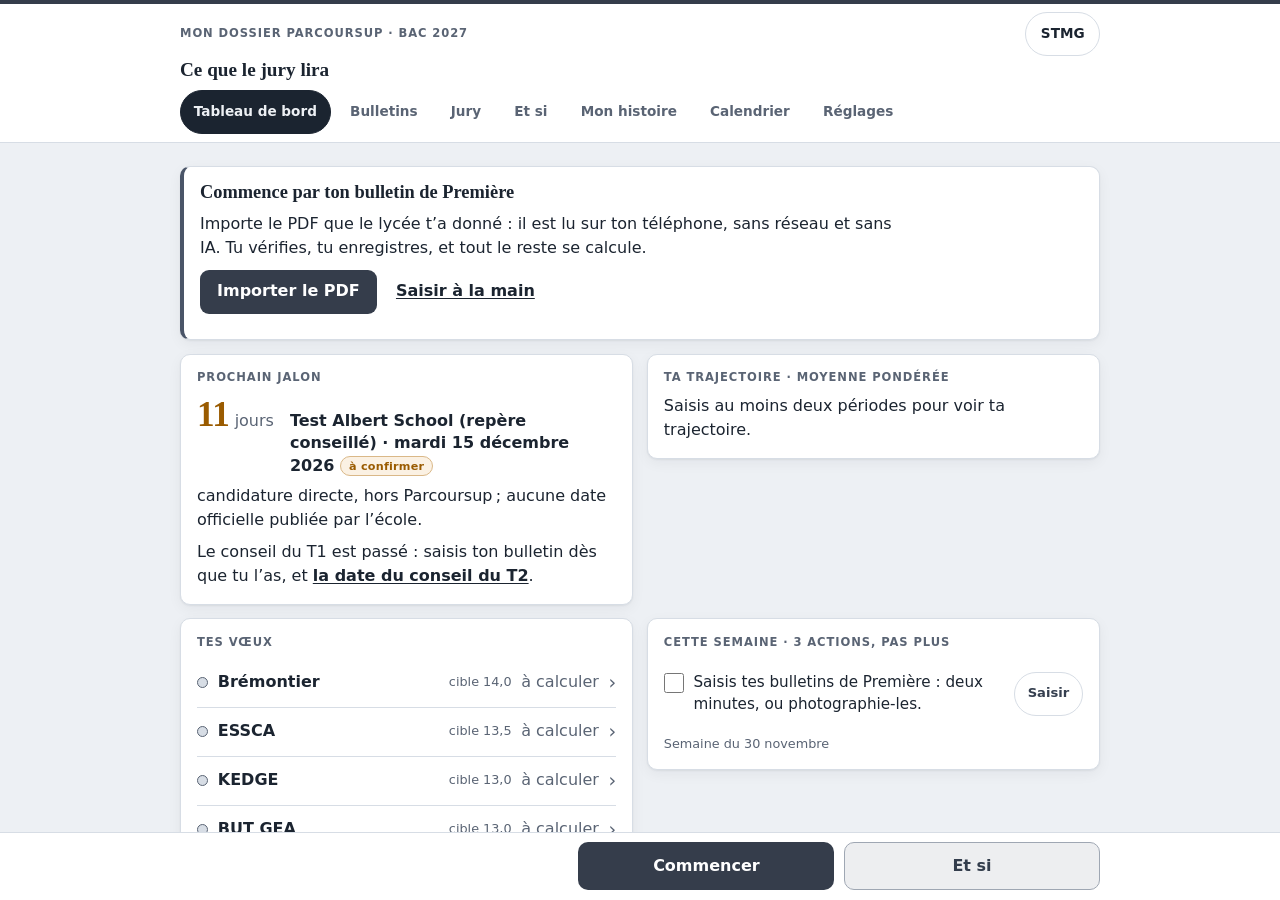
<file: dossier/index.html>
<!doctype html>
<html lang="fr">
<head>
<meta charset="utf-8">
<meta name="viewport" content="width=device-width, initial-scale=1, viewport-fit=cover">
<title>Mon dossier · Parcoursup</title>
<meta name="description" content="Mon dossier Parcoursup : ce que le jury lira. Bulletins, vue de la commission, simulateur, textes, calendrier. Tout reste sur l'appareil.">
<meta id="meta-theme" name="theme-color" content="#EDF0F4">
<link rel="manifest" href="manifest.webmanifest">
<link rel="icon" href="icon-192.png">
<link rel="apple-touch-icon" href="apple-touch-icon.png">
<meta name="apple-mobile-web-app-capable" content="yes">
<meta name="apple-mobile-web-app-title" content="Dossier">
<meta name="apple-mobile-web-app-status-bar-style" content="default">
<!-- ?v= : version des fichiers, à changer à chaque livraison avec CACHE dans sw.js (le service worker sert ces URL depuis son cache, jamais un mélange de deux versions) -->
<script>/* Embarquée dans l'app STMG : iframe de même origine ouvert sur ./dossier/?embed=1 (cadre #dossier-cadre, voir cadre.js).
  Ouverte seule (/dossier/), rien de particulier. Le drapeau est lu par app.js. */
try { if (new URLSearchParams(location.search).get('embed') === '1' && window.parent !== window) document.documentElement.dataset.embed = '1'; } catch (e) {}
try { if (matchMedia('(prefers-color-scheme: dark)').matches) document.getElementById('meta-theme').content = '#12161C'; } catch (e) {}</script>
<link rel="stylesheet" href="dossier.css?v=2026-10-28e">
<script defer src="calc.js?v=2026-10-28e"></script>
<script defer src="formations.js?v=2026-10-28e"></script>
<script defer src="jalons.js?v=2026-10-28e"></script>
<script defer src="pdf-texte.js?v=2026-10-28e"></script>
<script defer src="bulletin-parse.js?v=2026-10-28e"></script>
<script defer src="etat.js?v=2026-10-28e"></script>
<script defer src="ui.js?v=2026-10-28e"></script>
<script defer src="ia.js?v=2026-10-28e"></script>
<script defer src="modele.js?v=2026-10-28e"></script>
<script defer src="vue-tableau.js?v=2026-10-28e"></script>
<script defer src="vue-bulletins.js?v=2026-10-28e"></script>
<script defer src="vue-import.js?v=2026-10-28e"></script>
<script defer src="vue-jury.js?v=2026-10-28e"></script>
<script defer src="vue-simulateur.js?v=2026-10-28e"></script>
<script defer src="vue-histoire.js?v=2026-10-28e"></script>
<script defer src="vue-calendrier.js?v=2026-10-28e"></script>
<script defer src="vue-reglages.js?v=2026-10-28e"></script>
<script defer src="app.js?v=2026-10-28e"></script>
</head>
<body>
<a class="do-saut" href="#do-corps">Aller au contenu</a>
<div class="do-coque">
  <header class="do-tete">
    <div class="do-in">
      <div class="do-l1">
        <p class="do-kicker">Mon dossier Parcoursup&nbsp;· bac 2027</p>
        <button id="do-fermer" class="do-btn-pilule" type="button" aria-label="Fermer mon dossier">Fermer</button>
      </div>
      <h1 id="do-titre" tabindex="-1">Mon dossier</h1>
      <nav id="do-nav" class="do-nav" aria-label="Écrans du dossier"></nav>
    </div>
  </header>
  <main id="do-corps" class="do-corps" tabindex="-1"><div id="do-corps-in" class="do-corps-in"></div></main>
  <footer class="do-pied"><div id="do-pied" class="do-pied-in"></div></footer>
</div>
<div class="do-sr" aria-live="polite"></div>
<div id="do-toasts"></div>
</body>
</html>
</file>
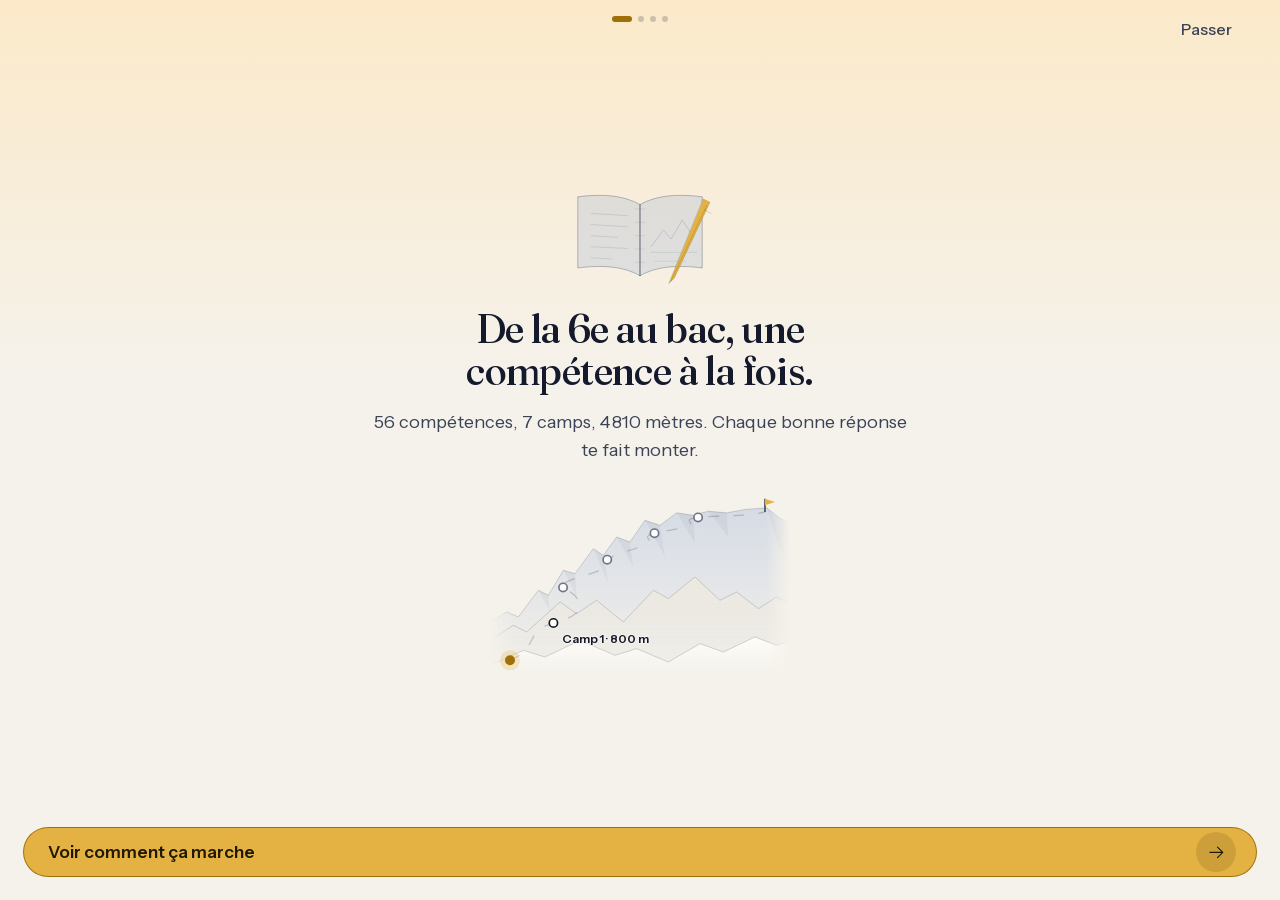
<file: maths/index.html>
<!doctype html>
<html lang="fr">
<head>
<meta charset="utf-8">
<meta name="viewport" content="width=device-width, initial-scale=1, viewport-fit=cover">
<title>Maths · De zéro au sommet</title>
<meta name="description" content="Programme complet de remise à niveau en mathématiques : de la 6e à la terminale STMG et aux concours SESAME/ACCÈS, avec coach adaptatif, exercices infinis, suivi de progression et préparation à l'admission d'Albert School.">
<meta id="meta-theme" name="theme-color" content="#F5F2EB">
<link rel="manifest" href="manifest.webmanifest">
<link rel="icon" href="icon-192.png">
<link rel="apple-touch-icon" href="apple-touch-icon.png">
<meta name="apple-mobile-web-app-capable" content="yes">
<meta name="apple-mobile-web-app-title" content="Maths">
<meta name="apple-mobile-web-app-status-bar-style" content="default"><!-- default : iOS dessine sa propre barre d'état et choisit la couleur de l'heure (lisible en Aube comme en Nuit) ; black-translucent imposait une heure blanche sur l'en-tête crème -->
<script>try{var t=localStorage.getItem('mzs-theme');if(t==='light'||t==='dark')document.documentElement.dataset.theme=t;if(t==='dark'||(!t&&matchMedia('(prefers-color-scheme: dark)').matches))document.getElementById('meta-theme').content='#0C1122';var m=localStorage.getItem('mzs-motion');if(m==='reduit')document.documentElement.dataset.motion=m;}catch(e){}</script>
<link rel="preload" href="fonts/Fraunces.woff2" as="font" type="font/woff2" crossorigin>
<link rel="preload" href="fonts/InstrumentSans.woff2" as="font" type="font/woff2" crossorigin>
<link rel="stylesheet" href="fonts.css">
<link rel="stylesheet" href="css/1-socle.css">
<link rel="stylesheet" href="css/2-composants.css">
<link rel="stylesheet" href="css/3-vues.css">
<script>/* Embarquée dans l'app STMG : iframe de même origine, ouvert sur ./maths/?embed=1 dans le cadre #sommet-cadre. Drapeau lu par le CSS et par app.js. Le cadre fait foi si l'adresse a perdu son paramètre (rechargement). Ouverte seule, rien ne change. */try{if(window.parent!==window&&window.parent.location.origin===location.origin&&(/[?&]embed=1(&|$)/.test(location.search)||(window.frameElement&&window.frameElement.parentNode&&window.frameElement.parentNode.id==='sommet-cadre')))document.documentElement.dataset.embed='1';}catch(e){}</script>
<script>window.SKILLS = []; window.PAPIERS = []; window.ALBERT_SKILLS = [];</script>
<script defer src="techniques.js"></script>
<script defer src="papier/papier-a.js"></script>
<script defer src="papier/papier-b.js"></script>
<script defer src="papier/papier-c.js"></script>
<script defer src="papier/papier-d.js"></script>
<script defer src="skills/skills-p1.js"></script>
<script defer src="skills/skills-p2.js"></script>
<script defer src="skills/skills-p3.js"></script>
<script defer src="skills/skills-p4.js"></script>
<script defer src="skills/skills-p4b.js"></script>
<script defer src="skills/skills-p5.js"></script>
<script defer src="skills/skills-p6.js"></script>
<script defer src="skills/skills-p7.js"></script>
<!-- Objectif Albert School : piste hors Sentier (window.ALBERT_SKILLS) ; d'autres skills/skills-albert-*.js se placent ici, avant core/base.js -->
<script defer src="skills/skills-albert.js"></script>
<script defer src="skills/skills-albert-02-calcul-mental.js"></script>
<script defer src="skills/skills-albert-03-moyennes.js"></script>
<script defer src="skills/skills-albert-04-ordres-grandeur.js"></script>
<script defer src="skills/skills-albert-05-compter-intervalles.js"></script>
<script defer src="skills/skills-albert-06-denombrement.js"></script>
<script defer src="skills/skills-albert-07-probabilites.js"></script>
<script defer src="skills/skills-albert-08-unites-cycles-restes.js"></script>
<script defer src="skills/skills-albert-09-factorielles.js"></script>
<script defer src="skills/skills-albert-10-suites-recurrences.js"></script>
<script defer src="skills/skills-albert-11-equations-carre.js"></script>
<script defer src="skills/skills-albert-12-courbes-regions.js"></script>
<script defer src="skills/skills-albert-13-permutations.js"></script>
<script defer src="skills/skills-albert-14-calendriers-horloges.js"></script>
<script defer src="skills/skills-albert-15-aires-effet-carre.js"></script>
<script defer src="skills/skills-albert-16-logique.js"></script>
<script defer src="skills/skills-albert-17-chiffres-ecriture.js"></script>
<script defer src="skills/skills-albert-18-puissances.js"></script>
<script defer src="skills/skills-albert-19-parite-invariants.js"></script>
<script defer src="skills/skills-albert-20-mise-en-equation.js"></script>
<script defer src="skills/skills-albert-21-tiroirs.js"></script>
<script defer src="skills/skills-albert-22-vitesses-debits.js"></script>
<script defer src="skills/skills-albert-23-optimisation.js"></script>
<script defer src="skills/skills-albert-24-classements.js"></script>
<script defer src="skills/skills-albert-25-suites-logiques.js"></script>
<script defer src="skills/skills-albert-26-grilles.js"></script>
<script defer src="skills/skills-albert-27-geometrie-plane.js"></script>
<script defer src="skills/skills-albert-28-cubes-espace.js"></script>
<script defer src="skills/skills-albert-29-visuel-2d.js"></script>
<script defer src="skills/skills-albert-30-fonctions-variations.js"></script>
<script defer src="albert/albert-donnees.js"></script>
<script defer src="core/base.js"></script>
<script defer src="core/etat.js"></script>
<script defer src="core/theme.js"></script>
<script defer src="core/sons.js"></script>
<script defer src="core/pedagogie.js"></script>
<script defer src="core/ui.js"></script>
<script defer src="core/routeur.js"></script>
<script defer src="core/question.js"></script>
<script defer src="vues/accueil.js"></script>
<script defer src="vues/programme.js"></script>
<script defer src="vues/seance.js"></script>
<script defer src="vues/calcul-mental.js"></script>
<script defer src="vues/test.js"></script>
<script defer src="vues/erreurs.js"></script>
<script defer src="vues/coach.js"></script>
<script defer src="vues/micro-ds.js"></script>
<script defer src="vues/epreuve.js"></script>
<script defer src="vues/papier.js"></script>
<script defer src="vues/reglages.js"></script>
<script defer src="vues/onboarding.js"></script>
<script defer src="vues/albert.js"></script>
<script defer src="vues/albert-test.js"></script>
<script defer src="vues/albert-oral.js"></script>
<script defer src="app.js"></script>
<script defer src="assistant.js"></script>
</head>
<body data-ctx="home">

<a class="skip" href="#app">Aller au contenu</a>

<header class="head" id="head">
  <div class="head-row">
    <button class="btn-icon head-back" id="btn-back" type="button" aria-label="Retour" hidden><svg class="ic ic-24" aria-hidden="true" focusable="false"><use href="#i-arrow-left"/></svg></button>
    <button class="btn-icon head-quit" id="btn-quit" type="button" aria-label="Quitter" hidden><svg class="ic ic-24" aria-hidden="true" focusable="false"><use href="#i-x"/></svg></button>
    <button class="btn btn-ghost head-stmg" id="btn-stmg" type="button" data-stmg aria-label="Revenir à l'app STMG" hidden><svg class="ic ic-20" aria-hidden="true" focusable="false"><use href="#i-caret-left"/></svg><span>STMG</span></button>
    <a class="brand" href="#" id="brand" data-v="accueil">De zéro au sommet</a>
    <span class="head-title" id="head-title" hidden></span>
    <nav class="topnav" aria-label="Navigation principale">
      <a href="#" data-v="accueil" aria-current="page">Aujourd'hui<kbd>1</kbd></a>
      <a href="#" data-v="programme">Sentier<kbd>2</kbd></a>
      <a href="#" data-v="erreurs">Cahier<kbd>3</kbd></a>
      <a href="#" data-v="coach">Coach<kbd>4</kbd></a>
    </nav>
    <div class="head-actions">
      <span class="head-count num" id="head-count" hidden></span>
      <span class="reseau" id="reseau" hidden><svg class="ic ic-20" aria-hidden="true" focusable="false"><use href="#i-wifi-slash"/></svg><span>Hors ligne</span></span>
      <div class="ring-day" id="ring-day" role="img" aria-label="Objectif du jour : 0 sur 25"></div>
      <button class="btn-icon" id="btn-pause" type="button" aria-label="Pause" hidden><svg class="ic ic-24" aria-hidden="true" focusable="false"><use href="#i-pause"/></svg></button>
      <button class="btn-icon cloud" id="cloud" type="button" aria-label="Sauvegarde locale seulement"><svg class="ic ic-20" aria-hidden="true" focusable="false"><use href="#i-cloud"/></svg></button>
      <button class="btn-icon" id="btn-theme" type="button" aria-label="Changer de thème"><svg class="ic ic-24" aria-hidden="true" focusable="false"><use href="#i-sun"/></svg></button>
      <button class="btn-icon" id="btn-sound" type="button" aria-label="Sons" aria-pressed="false"><svg class="ic ic-24" aria-hidden="true" focusable="false"><use href="#i-speaker-high"/></svg></button>
      <button class="btn-icon" id="btn-prof-top" type="button" aria-label="Le Prof" aria-controls="assist-panel" aria-expanded="false"><svg class="ic ic-24" aria-hidden="true" focusable="false"><use href="#i-graduation-cap"/></svg></button>
      <button class="btn-icon" id="btn-settings" type="button" aria-label="Réglages"><svg class="ic ic-24" aria-hidden="true" focusable="false"><use href="#i-gear-six"/></svg></button>
    </div>
  </div>
  <div class="crete" id="crete" aria-hidden="true"></div>
</header>

<main id="app" data-density="lecture" tabindex="-1">
  <div class="skeleton" id="skeleton" aria-hidden="true"><div class="sk sk-line w-60"></div><div class="sk sk-line"></div><div class="sk sk-block"></div><div class="sk sk-block"></div></div>
  <div class="empty" id="demarrage-lent" hidden><h2>L'application met du temps à démarrer.</h2><button class="btn" type="button" id="btn-recharger">Recharger</button></div>
</main>

<nav class="tabbar" id="tabbar" aria-label="Navigation">
  <a href="#" data-v="accueil" aria-current="page"><svg class="ic ic-24" aria-hidden="true" focusable="false"><use href="#i-mountains"/></svg><span>Aujourd'hui</span></a>
  <a href="#" data-v="programme"><svg class="ic ic-24" aria-hidden="true" focusable="false"><use href="#i-path"/></svg><span>Sentier</span></a>
  <a href="#" data-v="erreurs"><svg class="ic ic-24" aria-hidden="true" focusable="false"><use href="#i-book-bookmark"/></svg><span>Cahier</span></a>
  <a href="#" data-v="coach"><svg class="ic ic-24" aria-hidden="true" focusable="false"><use href="#i-compass"/></svg><span>Coach</span></a>
</nav>

<button class="fab-prof" id="assist-fab" type="button" aria-label="Le Prof" aria-controls="assist-panel" aria-expanded="false" hidden>
  <svg class="ic ic-24" aria-hidden="true" focusable="false"><use href="#i-graduation-cap"/></svg>
</button>

<div class="toasts" id="toasts"></div>
<div id="statut" class="sr-only" role="status" aria-live="polite"></div>
<div class="sheets" id="sheets"></div>
<div class="fullscreens" id="fullscreens"></div>
<canvas id="confetti" hidden></canvas>

<script>
document.getElementById('btn-recharger').addEventListener('click', function(){ location.reload(); });
setTimeout(function(){ var s = document.getElementById('skeleton');
  if (s && s.parentNode){ s.hidden = true; document.getElementById('demarrage-lent').hidden = false; } }, 4000);
if ('serviceWorker' in navigator) addEventListener('load', function(){
  navigator.serviceWorker.register('./sw.js').then(function(reg){
    if (typeof surveillerMaj === 'function') surveillerMaj(reg);
  }).catch(function(){});
});
</script>
</body>
</html>
</file>
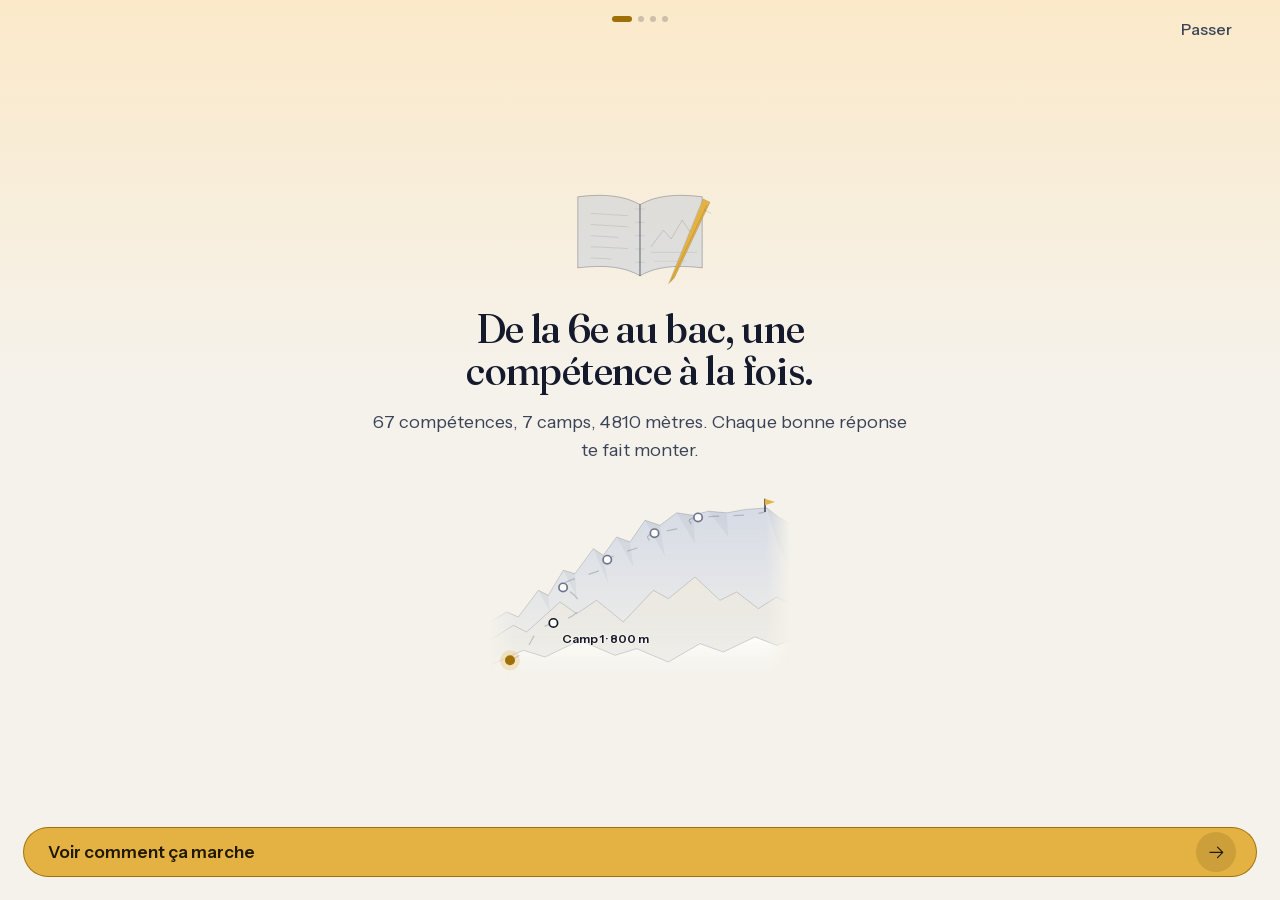
<file: ami-34e6e3/maths/index.html>
<!doctype html>
<html lang="fr">
<head>
<meta charset="utf-8">
<meta name="viewport" content="width=device-width, initial-scale=1, viewport-fit=cover">
<title>Maths · De zéro au sommet</title>
<meta name="description" content="Programme complet en mathématiques : de la 6e à la terminale STMG, puis la première année de prépa ECT, avec coach adaptatif.">
<meta id="meta-theme" name="theme-color" content="#F5F2EB">
<link rel="manifest" href="manifest.webmanifest">
<link rel="icon" href="icon-192.png">
<link rel="apple-touch-icon" href="apple-touch-icon.png">
<meta name="apple-mobile-web-app-capable" content="yes">
<meta name="apple-mobile-web-app-title" content="Maths">
<meta name="apple-mobile-web-app-status-bar-style" content="default"><!-- default : iOS dessine sa propre barre d'état et choisit la couleur de l'heure (lisible en Aube comme en Nuit) ; black-translucent imposait une heure blanche sur l'en-tête crème -->
<script>try{var t=localStorage.getItem('mzsa-theme');if(t==='light'||t==='dark')document.documentElement.dataset.theme=t;if(t==='dark'||(!t&&matchMedia('(prefers-color-scheme: dark)').matches))document.getElementById('meta-theme').content='#0C1122';var m=localStorage.getItem('mzsa-motion');if(m==='reduit')document.documentElement.dataset.motion=m;}catch(e){}</script>
<link rel="preload" href="fonts/Fraunces.woff2" as="font" type="font/woff2" crossorigin>
<link rel="preload" href="fonts/InstrumentSans.woff2" as="font" type="font/woff2" crossorigin>
<link rel="stylesheet" href="fonts.css">
<link rel="stylesheet" href="css/1-socle.css">
<link rel="stylesheet" href="css/2-composants.css">
<link rel="stylesheet" href="css/3-vues.css">
<script>/* Embarquée dans l'app STMG : iframe de même origine, ouvert sur ./maths/?embed=1 dans le cadre #sommet-cadre. Drapeau lu par le CSS et par app.js. Le cadre fait foi si l'adresse a perdu son paramètre (rechargement). Ouverte seule, rien ne change. */try{if(window.parent!==window&&window.parent.location.origin===location.origin&&(/[?&]embed=1(&|$)/.test(location.search)||(window.frameElement&&window.frameElement.parentNode&&window.frameElement.parentNode.id==='sommet-cadre')))document.documentElement.dataset.embed='1';}catch(e){}</script>
<script>window.SKILLS = []; window.PAPIERS = []; window.ALBERT_SKILLS = [];
/* Copie « ami » : phase 6 = Prépa ECT, ouverte d'emblée (core/pedagogie.js, phaseUnlocked). */
window.MZS_PROFIL = {nom: 'ami', phasesLibres: [6]};</script>
<script defer src="techniques.js"></script>
<script defer src="papier/papier-a.js"></script>
<script defer src="papier/papier-b.js"></script>
<script defer src="papier/papier-c.js"></script>
<script defer src="papier/papier-d.js"></script>
<script defer src="skills/skills-p1.js"></script>
<script defer src="skills/skills-p2.js"></script>
<script defer src="skills/skills-p3.js"></script>
<script defer src="skills/skills-p4.js"></script>
<script defer src="skills/skills-p4b.js"></script>
<script defer src="skills/skills-p5.js"></script>
<script defer src="skills/skills-ect.js"></script>
<script defer src="skills/skills-p7.js"></script>
<script defer src="core/base.js"></script>
<script defer src="core/etat.js"></script>
<script defer src="core/theme.js"></script>
<script defer src="core/sons.js"></script>
<script defer src="core/pedagogie.js"></script>
<script defer src="core/ui.js"></script>
<script defer src="core/routeur.js"></script>
<script defer src="core/question.js"></script>
<script defer src="vues/accueil.js"></script>
<script defer src="vues/programme.js"></script>
<script defer src="vues/seance.js"></script>
<script defer src="vues/calcul-mental.js"></script>
<script defer src="vues/test.js"></script>
<script defer src="vues/erreurs.js"></script>
<script defer src="vues/coach.js"></script>
<script defer src="vues/micro-ds.js"></script>
<script defer src="vues/epreuve.js"></script>
<script defer src="vues/papier.js"></script>
<script defer src="vues/reglages.js"></script>
<script defer src="vues/onboarding.js"></script>
<script defer src="app.js"></script>
<script defer src="assistant.js"></script>
</head>
<body data-ctx="home">

<a class="skip" href="#app">Aller au contenu</a>

<header class="head" id="head">
  <div class="head-row">
    <button class="btn-icon head-back" id="btn-back" type="button" aria-label="Retour" hidden><svg class="ic ic-24" aria-hidden="true" focusable="false"><use href="#i-arrow-left"/></svg></button>
    <button class="btn-icon head-quit" id="btn-quit" type="button" aria-label="Quitter" hidden><svg class="ic ic-24" aria-hidden="true" focusable="false"><use href="#i-x"/></svg></button>
    <button class="btn btn-ghost head-stmg" id="btn-stmg" type="button" data-stmg aria-label="Revenir à l'app STMG" hidden><svg class="ic ic-20" aria-hidden="true" focusable="false"><use href="#i-caret-left"/></svg><span>STMG</span></button>
    <a class="brand" href="#" id="brand" data-v="accueil">De zéro au sommet</a>
    <span class="head-title" id="head-title" hidden></span>
    <nav class="topnav" aria-label="Navigation principale">
      <a href="#" data-v="accueil" aria-current="page">Aujourd'hui<kbd>1</kbd></a>
      <a href="#" data-v="programme">Sentier<kbd>2</kbd></a>
      <a href="#" data-v="erreurs">Cahier<kbd>3</kbd></a>
      <a href="#" data-v="coach">Coach<kbd>4</kbd></a>
    </nav>
    <div class="head-actions">
      <span class="head-count num" id="head-count" hidden></span>
      <span class="reseau" id="reseau" hidden><svg class="ic ic-20" aria-hidden="true" focusable="false"><use href="#i-wifi-slash"/></svg><span>Hors ligne</span></span>
      <div class="ring-day" id="ring-day" role="img" aria-label="Objectif du jour : 0 sur 25"></div>
      <button class="btn-icon" id="btn-pause" type="button" aria-label="Pause" hidden><svg class="ic ic-24" aria-hidden="true" focusable="false"><use href="#i-pause"/></svg></button>
      <button class="btn-icon cloud" id="cloud" type="button" aria-label="Sauvegarde locale seulement"><svg class="ic ic-20" aria-hidden="true" focusable="false"><use href="#i-cloud"/></svg></button>
      <button class="btn-icon" id="btn-theme" type="button" aria-label="Changer de thème"><svg class="ic ic-24" aria-hidden="true" focusable="false"><use href="#i-sun"/></svg></button>
      <button class="btn-icon" id="btn-sound" type="button" aria-label="Sons" aria-pressed="false"><svg class="ic ic-24" aria-hidden="true" focusable="false"><use href="#i-speaker-high"/></svg></button>
      <button class="btn-icon" id="btn-prof-top" type="button" aria-label="Le Prof" aria-controls="assist-panel" aria-expanded="false"><svg class="ic ic-24" aria-hidden="true" focusable="false"><use href="#i-graduation-cap"/></svg></button>
      <button class="btn-icon" id="btn-settings" type="button" aria-label="Réglages"><svg class="ic ic-24" aria-hidden="true" focusable="false"><use href="#i-gear-six"/></svg></button>
    </div>
  </div>
  <div class="crete" id="crete" aria-hidden="true"></div>
</header>

<main id="app" data-density="lecture" tabindex="-1">
  <div class="skeleton" id="skeleton" aria-hidden="true"><div class="sk sk-line w-60"></div><div class="sk sk-line"></div><div class="sk sk-block"></div><div class="sk sk-block"></div></div>
  <div class="empty" id="demarrage-lent" hidden><h2>L'application met du temps à démarrer.</h2><button class="btn" type="button" id="btn-recharger">Recharger</button></div>
</main>

<nav class="tabbar" id="tabbar" aria-label="Navigation">
  <a href="#" data-v="accueil" aria-current="page"><svg class="ic ic-24" aria-hidden="true" focusable="false"><use href="#i-mountains"/></svg><span>Aujourd'hui</span></a>
  <a href="#" data-v="programme"><svg class="ic ic-24" aria-hidden="true" focusable="false"><use href="#i-path"/></svg><span>Sentier</span></a>
  <a href="#" data-v="erreurs"><svg class="ic ic-24" aria-hidden="true" focusable="false"><use href="#i-book-bookmark"/></svg><span>Cahier</span></a>
  <a href="#" data-v="coach"><svg class="ic ic-24" aria-hidden="true" focusable="false"><use href="#i-compass"/></svg><span>Coach</span></a>
</nav>

<button class="fab-prof" id="assist-fab" type="button" aria-label="Le Prof" aria-controls="assist-panel" aria-expanded="false" hidden>
  <svg class="ic ic-24" aria-hidden="true" focusable="false"><use href="#i-graduation-cap"/></svg>
</button>

<div class="toasts" id="toasts"></div>
<div id="statut" class="sr-only" role="status" aria-live="polite"></div>
<div class="sheets" id="sheets"></div>
<div class="fullscreens" id="fullscreens"></div>
<canvas id="confetti" hidden></canvas>

<script>
document.getElementById('btn-recharger').addEventListener('click', function(){ location.reload(); });
setTimeout(function(){ var s = document.getElementById('skeleton');
  if (s && s.parentNode){ s.hidden = true; document.getElementById('demarrage-lent').hidden = false; } }, 4000);
if ('serviceWorker' in navigator) addEventListener('load', function(){
  navigator.serviceWorker.register('./sw.js').then(function(reg){
    if (typeof surveillerMaj === 'function') surveillerMaj(reg);
  }).catch(function(){});
});
</script>
</body>
</html>
</file>
<file: dossier/dossier.css>
/* ===== Mon dossier Parcoursup · feuille de style de la mini-app =====
   Jetons identiques à ceux de l'app STMG (index.html, :root) ; préfixe .do- partout ; couleurs dures limitées à
   l'orange #DD8A17, au rouge #D8433B et au bleu #3454D1, chacune avec son double bloc sombre. */
:root{
  --bg:#EDF0F4; --card:#FFFFFF; --ink:#1B2430; --muted:#5A6474; --line:#D7DDE5;
  --hl:#FFE45C; --code-bg:#F0F3F7; --retenir-bg:#FFF6CB; --retenir-line:#E8D98A;
  --ok:#0E8A6D; --ko:#C0392B; --ok-bg:#E2F3EC; --ko-bg:#F9E7E4;
  --acc:#4A5568; --shadow:0 1px 2px rgba(20,28,40,.06),0 4px 14px rgba(20,28,40,.05);
  --orange:#DD8A17; --orange-t:#9A5B00; --rouge:#D8433B; --bleu:#3454D1;
  /* couleurs de TEXTE (contraste ≥ 4,5:1 sur la carte) : le vert et le rouge de l'app restent pour les pastilles et les traits */
  --ok-t:#0B7259; --rouge-t:#C0392B; --acc-trait:#4A5568;
  color-scheme:light dark;
}
:root[data-theme="light"]{color-scheme:light}
@media (prefers-color-scheme: dark){
  :root:not([data-theme="light"]){
    --bg:#12161C; --card:#1B222C; --ink:#E7EAEF; --muted:#9AA4B4; --line:#2B3442;
    --hl:#57501F; --code-bg:#141A22; --retenir-bg:#2E2A14; --retenir-line:#565020;
    --ok:#3AA98A; --ko:#D96A5B; --ok-bg:#173328; --ko-bg:#3A211D;
    --shadow:0 1px 2px rgba(0,0,0,.35),0 4px 14px rgba(0,0,0,.25);
    --orange-t:#DD8A17; --ok-t:#3AA98A; --rouge-t:#E0675E; --acc-trait:#8C98AB;
    color-scheme:dark;
  }
}
:root[data-theme="dark"]{
  --bg:#12161C; --card:#1B222C; --ink:#E7EAEF; --muted:#9AA4B4; --line:#2B3442;
  --hl:#57501F; --code-bg:#141A22; --retenir-bg:#2E2A14; --retenir-line:#565020;
  --ok:#3AA98A; --ko:#D96A5B; --ok-bg:#173328; --ko-bg:#3A211D;
  --shadow:0 1px 2px rgba(0,0,0,.35),0 4px 14px rgba(0,0,0,.25);
  --orange-t:#DD8A17; --ok-t:#3AA98A; --rouge-t:#E0675E; --acc-trait:#8C98AB;
  color-scheme:dark;
}
*{box-sizing:border-box}
html{height:100%; -webkit-text-size-adjust:100%}
body{margin:0; height:100%; background:var(--bg); color:var(--ink); font-family:system-ui,-apple-system,"Segoe UI",Roboto,sans-serif; font-size:16px; line-height:1.55; overflow:hidden; overscroll-behavior:none}
h1,h2,.do-chiffre b{font-family:Charter,"Bitstream Charter","Sitka Text",Cambria,Georgia,serif; text-wrap:balance}
button{font:inherit; cursor:pointer; color:var(--ink); background:var(--card); border:1px solid var(--line); border-radius:7px}
button:disabled{opacity:.45; cursor:default}
a{color:inherit}
:focus-visible{outline:2px solid var(--ink); outline-offset:2px; border-radius:3px}
input,textarea,select{font:inherit; font-size:16px; color:var(--ink); background:var(--card); border:1px solid var(--line); border-radius:7px; padding:.5rem .65rem; min-height:44px; max-width:100%}
/* cases, boutons radio et curseurs : jamais le gabarit des champs texte (sinon la case flotte au milieu de 44 px) */
input:is([type=checkbox],[type=radio]){min-height:0; padding:0; border:0; background:none; border-radius:0}
input[type=range]{padding:0; border:0; background:none; border-radius:0}
input::placeholder,textarea::placeholder{color:var(--muted); opacity:.9}
textarea{line-height:1.5; resize:vertical}
mark{background:var(--hl); color:inherit; border-radius:3px; padding:0 .15em}
[hidden]{display:none !important}
.do-sr{position:absolute !important; width:1px; height:1px; padding:0; margin:-1px; overflow:hidden; clip:rect(0 0 0 0); white-space:nowrap; border:0}
/* les textes pour lecteur d'écran restent dans leur rangée défilante (sinon ils élargissent la page) */
.do-pilule,.do-pilules,.do-nav,.do-tblwrap,.do-tbl th,.do-tbl td,.do-feu-l,.do-jalon-tete{position:relative}
.do-saut{position:absolute; left:-999px; top:0; background:var(--card); padding:.5rem 1rem; z-index:5}
.do-saut:focus{left:1rem; top:1rem}

/* ---------- coque : tête / corps / pied ---------- */
.do-coque{display:flex; flex-direction:column; height:100%; height:100dvh}
.do-tete{flex:none; background:var(--card); border-bottom:1px solid var(--line); border-top:4px solid color-mix(in srgb, var(--acc) 72%, #000);
  padding:calc(env(safe-area-inset-top,0px) + .5rem) calc(env(safe-area-inset-right,0px) + 1rem) 0 calc(env(safe-area-inset-left,0px) + 1rem)}
.do-in{max-width:920px; margin:0 auto; width:100%}
.do-l1{display:flex; align-items:center; gap:.6rem}
.do-kicker{margin:0; font-size:.72rem; font-weight:650; letter-spacing:.08em; text-transform:uppercase; color:var(--muted)}
.do-tete .do-kicker{flex:1 1 auto; min-width:0; overflow:hidden; text-overflow:ellipsis; white-space:nowrap}
.do-btn-pilule{min-height:44px; padding:.3rem .9rem; border-radius:99px; font-size:.85rem; font-weight:600; background:transparent}
.do-tete h1{margin:.1rem 0 0; font-size:1.2rem; line-height:1.25}
.do-tete h1:focus,.do-tete h1:focus-visible{outline:none}   /* focus donné par programme à chaque écran : annoncé, jamais encadré */
.do-nav{display:flex; gap:.35rem; margin:.5rem -1rem 0; padding:0 1rem .55rem; overflow-x:auto; scrollbar-width:none; -webkit-overflow-scrolling:touch;
  -webkit-mask-image:linear-gradient(90deg, #000 calc(100% - 28px), transparent); mask-image:linear-gradient(90deg, #000 calc(100% - 28px), transparent)}
.do-nav::-webkit-scrollbar{display:none}
.do-nav-b{flex:0 0 auto; min-height:44px; padding:.3rem .8rem; border-radius:99px; font-size:.85rem; font-weight:600; color:var(--muted); background:transparent; border-color:transparent}
.do-nav-b:hover{color:var(--ink); border-color:var(--line)}
.do-nav-b.do-actif{color:var(--bg); background:var(--ink); border-color:var(--ink)}
.do-corps{flex:1 1 auto; overflow-y:auto; overscroll-behavior:contain; -webkit-overflow-scrolling:touch; padding:1rem calc(env(safe-area-inset-right,0px) + 1rem) 2rem calc(env(safe-area-inset-left,0px) + 1rem)}
.do-corps-in{max-width:920px; margin:0 auto}
.do-corps:focus{outline:none}
.do-pied{flex:none; background:var(--card); border-top:1px solid var(--line); padding:.6rem calc(env(safe-area-inset-right,0px) + 1rem) calc(env(safe-area-inset-bottom,0px) + .6rem) calc(env(safe-area-inset-left,0px) + 1rem)}
.do-pied-in{display:flex; gap:.6rem; justify-content:space-between; max-width:920px; margin:0 auto}
.do-pied .do-btn{flex:1 1 0; min-width:0; max-width:20rem; min-height:48px; border-radius:10px; font-weight:650; padding:.5rem .8rem}
.do-pied-in.do-pied-seul{justify-content:center}

/* ---------- boutons ---------- */
.do-btn{min-height:44px; padding:.45rem 1rem; border-radius:9px; font-weight:650; text-align:center; line-height:1.3}
.do-btn-prim{color:#fff; background:color-mix(in srgb, var(--acc) 72%, #000); border-color:transparent}
.do-btn-prim:hover{background:color-mix(in srgb, var(--acc) 62%, #000)}
/* en sombre, le bouton principal prend l'encre (même langage que la pilule de navigation active) */
@media (prefers-color-scheme: dark){ :root:not([data-theme="light"]) .do-btn-prim{color:var(--bg); background:var(--ink)} :root:not([data-theme="light"]) .do-btn-prim:hover{background:color-mix(in srgb, var(--ink) 85%, var(--bg))} }
:root[data-theme="dark"] .do-btn-prim{color:var(--bg); background:var(--ink)}
:root[data-theme="dark"] .do-btn-prim:hover{background:color-mix(in srgb, var(--ink) 85%, var(--bg))}
.do-btn-sec{color:color-mix(in srgb, var(--acc) 50%, var(--ink)); background:color-mix(in srgb, var(--acc) 10%, var(--card)); border-color:color-mix(in srgb, var(--acc) 40%, var(--line))}
.do-btn-sec:hover{background:color-mix(in srgb, var(--acc) 18%, var(--card))}
.do-btn-off{opacity:.6}
.do-btn-danger{color:var(--ko); border-color:color-mix(in srgb, var(--ko) 45%, var(--line)); background:var(--card)}
.do-btn-lien,.do-lien-btn{border:0; background:transparent; padding:.3rem 0; min-height:44px; color:var(--muted); font-size:.85rem; font-weight:600; text-decoration:underline; text-underline-offset:.15em}
.do-lien-btn{display:inline-flex; align-items:center; min-height:44px}
/* lien d'action dans une phrase : en ligne, la cible tactile de 44 px est rendue par un pseudo-élément */
.do-texte .do-lien-btn,.do-aide .do-lien-btn,.do-pret-t + .do-lien-btn{display:inline; position:relative; min-height:0; padding:0}
.do-texte .do-lien-btn::after,.do-aide .do-lien-btn::after,.do-pret-t + .do-lien-btn::after{content:""; position:absolute; inset:-12px -6px}
.do-btn-x{min-height:44px; padding:.2rem .7rem; border-radius:99px; font-size:.78rem; font-weight:600; background:transparent}
.do-lien{color:inherit; font-weight:600; text-underline-offset:.15em; position:relative}
.do-lien::after{content:""; position:absolute; inset:-12px -6px}
.do-acts{display:flex; flex-wrap:wrap; gap:.5rem; align-items:center; margin:.6rem 0}
.do-acts-mini{margin:.4rem 0 0; gap:.4rem .9rem}
.do-acts-pied{justify-content:flex-end; margin-top:1rem}
.do-pm{width:44px; height:44px; flex:none; border-radius:99px; font-size:1.2rem; font-weight:700; line-height:1}

/* ---------- blocs ---------- */
.do-bloc{margin:0 auto .85rem; padding:.9rem 1rem 1rem; background:var(--card); border:1px solid var(--line); border-radius:10px; box-shadow:var(--shadow); animation:do-entree .22s ease both}
@keyframes do-entree{from{opacity:0; transform:translateY(4px)} to{opacity:1; transform:none}}
.do-bloc > .do-kicker{margin-bottom:.45rem}
.do-bloc h3.do-kicker{font-family:inherit; font-size:.72rem}
.do-h3{margin:.2rem 0 .5rem; font-family:Charter,Georgia,serif; font-size:1.1rem; line-height:1.3}
.do-texte{margin:.45rem 0 0; max-width:68ch; line-height:1.5}
.do-aide{margin:.4rem 0 0; font-size:.8rem; color:var(--muted); line-height:1.45; max-width:68ch}
.do-source{display:block; font-size:.74rem; color:var(--muted)}
.do-fait{margin:.5rem 0 0; font-size:.92rem; line-height:1.45}
.do-gros{margin:.3rem 0; font-size:1.05rem; line-height:1.45}
.do-encadre{margin:0 auto .85rem; padding:.7rem .9rem; border:1px solid var(--retenir-line); background:var(--retenir-bg); border-radius:10px; font-size:.92rem; line-height:1.45}
.do-encadre p{margin:0}
.do-encadre-info{border-color:color-mix(in srgb, var(--bleu) 35%, var(--line)); background:color-mix(in srgb, var(--bleu) 8%, var(--card))}
.do-grise{margin:.6rem 0 0; padding:.55rem .75rem; border-radius:8px; background:color-mix(in srgb, var(--line) 45%, var(--card)); color:var(--muted); font-size:.85rem; line-height:1.45}
.do-grise p{margin:0}
.do-vide{margin:.5rem auto 1rem; padding:1.4rem 1rem; text-align:center; border:1px dashed var(--line); border-radius:10px; color:var(--muted)}
.do-vide-t{margin:0 0 .3rem; font-size:1.02rem; font-weight:600; color:var(--ink)}
.do-vide p{margin:.2rem auto; max-width:46ch}
.do-vide .do-btn{margin-top:.7rem}
.do-badge{display:inline-block; padding:.08rem .5rem; border-radius:99px; font-size:.7rem; font-weight:700; letter-spacing:.02em; border:1px solid var(--line); color:var(--muted); background:var(--card); vertical-align:middle; white-space:nowrap}
.do-badge-ok{color:var(--ok-t); border-color:color-mix(in srgb, var(--ok) 45%, var(--line)); background:var(--ok-bg)}
.do-badge-attente{color:var(--orange-t); border-color:color-mix(in srgb, var(--orange) 45%, var(--line)); background:color-mix(in srgb, var(--orange) 12%, var(--card))}
.do-badge-mini{margin-left:.1rem; padding:.02rem .4rem; border-radius:99px; font-size:.66rem; font-weight:700; color:var(--orange-t); background:color-mix(in srgb, var(--orange) 14%, var(--card))}
.do-pilule.do-actif .do-badge-mini{color:var(--ink); background:var(--bg)}
.do-zone-danger{margin-top:1rem}
.do-ton-vert{color:var(--ok-t)} .do-ton-rouge{color:var(--rouge-t)} .do-ton-orange{color:var(--orange-t)} .do-ton-neutre{color:var(--muted)} .do-ton-gris{color:var(--muted)}
.do-confirm{margin-top:.6rem; padding:.7rem .8rem; border:1px solid var(--line); border-radius:10px; background:var(--bg)}
.do-confirm p{margin:0 0 .4rem; font-size:.92rem; line-height:1.45}
.do-confirm-acts{display:flex; gap:.5rem; flex-wrap:wrap}
.do-ia{margin:.6rem 0 0; padding:.55rem .75rem; border-radius:8px; font-size:.86rem; line-height:1.45; border-left:4px solid var(--bleu); background:color-mix(in srgb, var(--bleu) 9%, var(--card))}
.do-ia-bloc{margin-top:.5rem}
.do-remarques{margin:.4rem 0 0; padding-left:1.3rem; font-size:.92rem; line-height:1.5}
.do-remarques li{margin:.25rem 0}

/* ---------- pilules de sélection ---------- */
.do-pilules{display:flex; gap:.35rem; overflow-x:auto; padding:.15rem .1rem .5rem; margin:0 auto .5rem; scrollbar-width:none; -webkit-overflow-scrolling:touch}
.do-corps-in > .do-pilules{-webkit-mask-image:linear-gradient(90deg, #000 calc(100% - 24px), transparent); mask-image:linear-gradient(90deg, #000 calc(100% - 24px), transparent); padding-right:1.4rem}
.do-pilules::-webkit-scrollbar{display:none}
.do-pilule{flex:0 0 auto; display:inline-flex; align-items:center; gap:.4rem; min-height:44px; padding:.3rem .85rem; border-radius:99px; font-size:.86rem; font-weight:600; color:var(--ink); background:var(--card)}
.do-pilule.do-actif{background:var(--ink); color:var(--bg); border-color:var(--ink)}
.do-pilule:disabled{opacity:.5}
.do-pastille{width:.55rem; height:.55rem; border-radius:99px; border:1.5px solid currentColor; flex:none}
.do-pastille-vide{background:transparent}
.do-pastille-partiel{background:linear-gradient(90deg, currentColor 50%, transparent 50%)}
.do-pastille-complet,.do-pastille-vert{background:var(--ok); border-color:var(--ok)}
.do-pastille-orange{background:var(--orange); border-color:var(--orange)}
.do-pastille-rouge{background:var(--rouge); border-color:var(--rouge)}
.do-champ .do-pilules{padding:0; margin:0; align-self:stretch; -webkit-mask-image:none; mask-image:none}

/* ---------- champs ---------- */
.do-champ{display:flex; flex-direction:column; gap:.25rem; min-width:0; flex:1 1 9rem}
.do-champ-l{font-size:.78rem; font-weight:650; color:var(--muted)}
.do-champ-inline{flex-direction:row; align-items:center; gap:.6rem; flex:0 1 auto}
.do-note{width:100%; max-width:7.5rem; font-variant-numeric:tabular-nums; text-align:center}
.do-note-c{max-width:5.2rem; min-height:40px; padding:.3rem .4rem}
.do-estime::placeholder{font-style:italic; color:var(--muted)}
.do-ko .do-note,.do-note.do-ko,.do-ko input{border-color:var(--ko); box-shadow:0 0 0 2px color-mix(in srgb, var(--ko) 25%, transparent)}
.do-err{font-size:.78rem; color:var(--ko); font-weight:600; min-height:0}
.do-err:empty{display:none}
.do-texte-long{width:100%; min-height:120px}
input.do-texte,textarea.do-texte{width:100%}
.do-select{width:100%; min-height:44px; padding:.4rem .6rem}
.do-rangee{display:flex; flex-wrap:wrap; gap:.6rem .9rem; align-items:flex-end; margin-top:.5rem}
/* formulaires en deux colonnes : lignes alignées en haut, même si un champ a une aide */
.do-grille-2{display:grid; grid-template-columns:repeat(2, minmax(0, 1fr)); gap:.8rem .9rem; align-items:start; margin-top:.6rem}
.do-grille-2 > .do-champ-plein{grid-column:1 / -1}
@media (max-width:359px){ .do-grille-2{grid-template-columns:1fr} }
.do-bloc > .do-champ + .do-champ,.do-bloc > .do-rangee + .do-champ,.do-bloc > .do-champ + .do-cases,.do-bloc > .do-grille-2 + .do-champ{margin-top:.7rem}
.do-rangee-4 .do-champ,.do-rangee-5 .do-champ{flex:1 1 7rem}
.do-rang{display:flex; align-items:center; gap:.3rem}
.do-rang input{max-width:4.2rem}
.do-case{display:flex; align-items:flex-start; gap:.6rem; min-height:44px; padding:.6rem 0; cursor:pointer; font-size:.92rem; line-height:1.4}
.do-case input{width:1.25rem; height:1.25rem; margin:0; flex:none; accent-color:var(--ok)}
.do-cases{display:grid; grid-template-columns:repeat(2, minmax(0, 1fr)); gap:0 1rem; margin-top:.7rem}
.do-cases .do-champ-l{grid-column:1 / -1}
.do-cases .do-case{min-height:44px; padding:.55rem 0}
@media (max-width:359px){ .do-cases{grid-template-columns:1fr} }
.do-ajout{display:flex; gap:.5rem; flex-wrap:wrap; align-items:center; margin:.3rem auto .8rem}
.do-ajout input{flex:1 1 12rem}

/* ---------- listes ---------- */
.do-liste{list-style:none; margin:0; padding:0}
.do-liste li + li{border-top:1px solid var(--line)}
.do-ligne{display:flex; align-items:center; gap:.6rem; min-height:48px; padding:.45rem 0; text-decoration:none; width:100%; text-align:left}
.do-btn-ligne{border:0; background:transparent; border-radius:0; flex-wrap:wrap}
.do-chevron{color:var(--muted); font-size:1.2rem; line-height:1; margin-left:auto}
.do-voeu-nom{flex:1 1 7rem; font-weight:600; min-width:0}
.do-voeu-cible{flex:0 1 auto; font-size:.8rem; color:var(--muted); text-align:right; line-height:1.3}
.do-voeu-ecart{font-variant-numeric:tabular-nums; min-width:3.2rem; text-align:right}
.do-feu{width:.7rem; height:.7rem; border-radius:99px; flex:none; background:var(--muted)}
.do-feu-vert{background:var(--ok)} .do-feu-orange{background:var(--orange)} .do-feu-rouge{background:var(--rouge)} .do-feu-gris{background:var(--line); border:1px solid var(--muted)}
.do-feu-l{display:inline-flex; align-items:center; gap:.35rem; margin:.15rem .7rem .15rem 0; font-size:.85rem; font-variant-numeric:tabular-nums}
.do-hist-l{display:grid; grid-template-columns:minmax(0, 1fr) 5.5rem 7.2rem; gap:.7rem}
.do-hist-nom{min-width:0; font-weight:600; font-size:.92rem}
.do-mini-barre{height:5px; border-radius:3px; background:color-mix(in srgb, var(--muted) 22%, var(--card)); overflow:hidden}
.do-mini-barre span{display:block; height:100%; background:var(--acc-trait); border-radius:3px}
.do-hist-l .do-hist-n{text-align:right}
.do-hist-n{font-size:.78rem; color:var(--muted); white-space:nowrap; font-variant-numeric:tabular-nums}
.do-actions .do-action{display:flex; align-items:flex-start; gap:.5rem; padding:.4rem 0}
.do-action label{display:flex; gap:.6rem; align-items:flex-start; flex:1 1 auto; min-height:44px; padding:.45rem 0; cursor:pointer; line-height:1.4; font-size:.95rem}
.do-action input{width:1.25rem; height:1.25rem; margin:.05rem 0 0; flex:none; accent-color:var(--ok)}
.do-action.do-fait label span{text-decoration:line-through; color:var(--muted)}
.do-lien-act{flex:none; align-self:center; font-size:.82rem; font-weight:650; color:color-mix(in srgb, var(--acc) 55%, var(--ink)); text-decoration:none; border:1px solid var(--line); border-radius:99px; padding:.3rem .8rem; min-height:44px; display:inline-flex; align-items:center}
.do-fait-l{display:flex; align-items:center; gap:.6rem; padding:.45rem 0; flex-wrap:wrap}
.do-fait-t{flex:1 1 14rem}

/* ---------- jalon, chiffres ---------- */
.do-chiffre{margin:.1rem 0 0; line-height:1.1}
.do-chiffre b{font-size:2.2rem; font-variant-numeric:tabular-nums; letter-spacing:-.01em}
.do-chiffre span{font-size:1rem; color:var(--muted)}
.do-j14 b{color:var(--orange-t)} .do-j7 b{color:var(--rouge)}
.do-jalon-titre{margin:.35rem 0 0; font-weight:600; line-height:1.4}
.do-jalon-l1{display:flex; align-items:baseline; gap:.2rem 1rem; flex-wrap:wrap}
.do-jalon-l1 .do-jalon-titre{flex:1 1 12rem; margin:0}
/* premier lancement */
.do-accueil{border-left:4px solid var(--acc-trait)}
.do-accueil-t{margin:0; font-size:1.15rem; line-height:1.3}
.do-accueil .do-acts{gap:.6rem 1.2rem}
.do-gstats{display:flex; gap:1.2rem 1.6rem; flex-wrap:wrap; margin:.3rem 0 .2rem}
.do-gstat{display:flex; flex-direction:column}
.do-gstat b{font-size:1.35rem; font-variant-numeric:tabular-nums; line-height:1.2}
.do-gstat span{font-size:.78rem; color:var(--muted)}

/* ---------- trajectoire (CSS pur) ---------- */
.do-graphe{position:relative; height:96px; margin:1.6rem .4rem 1.9rem 1.5rem; border-bottom:1px solid var(--line)}
.do-graphe-ligne{position:absolute; left:0; right:0; border-top:1px dashed color-mix(in srgb, var(--muted) 35%, var(--card)); transform:translateY(-.5px)}
.do-graphe-ligne span{position:absolute; right:100%; top:-.62em; padding-right:.35rem; font-size:.66rem; line-height:1.2; color:var(--muted); font-variant-numeric:tabular-nums}
.do-graphe-cible{position:absolute; left:0; right:0; border-top:2px dashed color-mix(in srgb, var(--ok) 75%, var(--card)); transform:translateY(-1px)}
.do-graphe-cible span{position:absolute; right:0; top:3px; font-size:.68rem; line-height:1.2; font-weight:700; color:var(--ok-t); background:var(--card); padding:0 .25rem; border-radius:3px; white-space:nowrap}
.do-seg{position:absolute; height:2px; background:var(--acc-trait); transform-origin:0 50%; margin-top:-1px}
.do-seg-proj{background:repeating-linear-gradient(90deg, var(--acc-trait) 0 6px, transparent 6px 11px)}
.do-pt{position:absolute; z-index:1; width:12px; height:12px; margin:-6px 0 0 -6px; border-radius:99px; background:var(--acc-trait); border:2px solid var(--card); box-shadow:0 0 0 1px var(--acc-trait)}
.do-pt b{position:absolute; left:50%; bottom:100%; transform:translateX(-50%); margin-bottom:3px; font-size:.76rem; line-height:1.2; font-variant-numeric:tabular-nums; white-space:nowrap; background:var(--card); padding:0 .2rem; border-radius:3px}
.do-pt-proj{background:var(--card); box-shadow:0 0 0 1px var(--acc-trait)}
.do-pt-proj b{font-style:italic; color:var(--muted)}
.do-pt-partiel{box-shadow:0 0 0 1px var(--acc-trait), 0 0 0 4px color-mix(in srgb, var(--orange) 35%, transparent)}
.do-pt-l{position:absolute; top:100%; transform:translateX(-50%); margin-top:.35rem; max-width:20%; font-size:.68rem; line-height:1.15; text-align:center; color:var(--muted); white-space:nowrap}
.do-pt-l i{display:block; font-style:normal; font-size:.62rem; color:var(--orange-t)}

/* ---------- lignes de matières (bulletins, simulateur) ---------- */
.do-lignes{display:grid; gap:.6rem; margin:0 auto .6rem}
.do-ligne-m{padding:.6rem .85rem .7rem; background:var(--card); border:1px solid var(--line); border-left:4px solid var(--acc); border-radius:10px; box-shadow:var(--shadow)}
.do-kicker-acc{display:flex; flex-wrap:wrap; align-items:center; gap:.3rem .6rem; color:var(--kicker-acc)}
/* nom de matière teinté de sa couleur, assez sombre (ou clair) pour un contraste AA */
.do-ligne-m,.do-coef-c,.do-kicker-acc{--kicker-acc:color-mix(in srgb, var(--acc) 70%, var(--ink))}
@media (prefers-color-scheme: dark){ :root:not([data-theme="light"]) .do-ligne-m,:root:not([data-theme="light"]) .do-coef-c,:root:not([data-theme="light"]) .do-kicker-acc{--kicker-acc:color-mix(in srgb, var(--acc) 45%, var(--ink))} }
:root[data-theme="dark"] .do-ligne-m,:root[data-theme="dark"] .do-coef-c,:root[data-theme="dark"] .do-kicker-acc{--kicker-acc:color-mix(in srgb, var(--acc) 45%, var(--ink))}
.do-coef{font-weight:600; color:var(--muted); letter-spacing:0; text-transform:none}
.do-ligne-m .do-rangee{align-items:center; margin-top:.35rem}
.do-ligne-m .do-champ{flex:0 1 8rem}
.do-ligne-m .do-champ-rang{flex:0 1 10rem}
.do-ecart{font-size:.82rem; font-weight:650; font-variant-numeric:tabular-nums; align-self:center; padding-top:1.1rem}
.do-plus{margin-top:.3rem}
.do-plus summary{cursor:pointer; font-size:.8rem; color:var(--muted); font-weight:600; min-height:44px; display:flex; align-items:center; gap:.2rem}
.do-plus summary::after{content:""; width:.42rem; height:.42rem; margin-left:.35rem; border-right:2px solid currentColor; border-bottom:2px solid currentColor; transform:translateY(-2px) rotate(45deg)}
.do-plus[open] > summary::after{transform:translateY(2px) rotate(-135deg)}
.do-plus summary::-webkit-details-marker{display:none}
.do-plus > summary{list-style:none}
.do-plus .do-rangee{margin-top:.2rem}
.do-plus .do-champ:not(.do-champ-rang){flex:0 1 6rem}
.do-plus label.do-champ:has(textarea){flex:1 1 100%; margin-top:.4rem}
.do-mots{margin:.3rem 0 0; font-size:.82rem; line-height:1.7}
.do-mots-l{color:var(--muted)}
.do-mot-pos{background:var(--ok-bg); color:var(--ok-t)}
.do-mot-neg{background:var(--ko-bg); color:var(--ko)}
@media (prefers-color-scheme: dark){ :root:not([data-theme="light"]) .do-mot-neg{color:#E8857A} }
:root[data-theme="dark"] .do-mot-neg{color:#E8857A}
.do-avis{margin-top:.4rem}
.do-periode-tete{margin:0 auto .5rem}
.do-periode-etat{margin:0 auto .6rem}
.do-periode-pied{margin:.4rem auto .3rem; padding:.7rem .9rem; border-radius:10px; background:var(--card); border:1px solid var(--line)}
.do-moy{margin:0; font-size:.95rem; line-height:1.6}
.do-mp{font-size:1.3rem; font-variant-numeric:tabular-nums}
.do-progres{margin:.4rem 0 0; font-size:.88rem; color:var(--ok-t); font-weight:600; line-height:1.45}
.do-progres.do-progres-baisse{color:var(--ink)}
.do-case-off{cursor:default; color:var(--muted)}

/* ---------- tables ---------- */
.do-tblwrap{overflow-x:auto; -webkit-overflow-scrolling:touch; margin:.5rem 0 0}
.do-tbl{border-collapse:collapse; width:100%; font-size:.86rem}
.do-tbl th,.do-tbl td{padding:.4rem .5rem; border-bottom:1px solid var(--line); text-align:left; vertical-align:top; font-variant-numeric:tabular-nums}
.do-tbl th{font-weight:650; font-size:.78rem; color:var(--muted)}
.do-tbl tbody th{color:var(--ink); border-left:3px solid var(--acc); white-space:normal; min-width:6rem}
.do-tbl td{white-space:nowrap}
.do-cla{color:var(--muted); font-size:.8rem}
.do-tbl td.do-a-saisir{color:var(--muted); font-size:.74rem; font-weight:600}
.do-tbl td.do-sans-note{color:var(--orange-t); font-size:.74rem; font-weight:700}
.do-tbl td.do-futur{background:repeating-linear-gradient(135deg, transparent 0 6px, color-mix(in srgb, var(--muted) 16%, transparent) 6px 7px)}
.do-tbl td.do-na{color:var(--muted); font-size:.74rem; text-align:center}
.do-tbl td.do-td-encours b{font-style:italic}
.do-tbl th .do-th-etat{display:block; font-size:.64rem; font-weight:600; letter-spacing:.02em; color:var(--muted)}
.do-tbl th.do-th-encours .do-th-etat{color:var(--orange-t)}
.do-tbl td.do-estime b{font-style:italic; color:var(--muted)}
.do-tr-moy th,.do-tr-moy td{font-weight:700; border-top:2px solid var(--line)}
.do-verif-synth{margin:0 0 .6rem; padding:.65rem .8rem; border-radius:10px; background:var(--bg); border:1px solid var(--line)}
.do-verif-synth-l{margin:0; font-size:.95rem; line-height:1.45}
.do-verif-synth .do-aide{margin-top:.3rem}
.do-verif-obs{margin-top:.1rem}
.do-verif-obs > .do-aide{margin:0 0 .2rem}
.do-verif-synth-pied{margin:.3rem 0 0; font-size:.88rem; line-height:1.5; color:var(--ink); overflow-wrap:anywhere}
.do-champ-periode{margin:.2rem 0 .3rem}
.do-verif-liste{margin-top:.5rem}
.do-verif-entete,.do-verif-l{display:grid; grid-template-columns:minmax(0, 1fr) 3.2rem 4.4rem 4.4rem; gap:.4rem; align-items:center}
.do-verif-entete{position:sticky; top:0; z-index:1; padding:.4rem 0; background:var(--card); border-bottom:1px solid var(--line); font-size:.72rem; font-weight:700; letter-spacing:.06em; text-transform:uppercase; color:var(--muted)}
.do-verif-entete span:not(:first-child){text-align:center}
.do-verif-l{padding:.45rem 0; border-bottom:1px solid var(--line)}
.do-verif-l .do-note-c{max-width:none; width:100%; padding:.3rem .2rem}
.do-verif-m{display:flex; flex-direction:column; gap:.2rem; min-width:0}
.do-verif-m .do-select{min-height:40px; padding:.3rem .45rem; font-size:16px}
.do-verif-m .do-aide,.do-verif-m .do-err{margin:0; font-size:.74rem}
.do-a-corriger{box-shadow:inset 3px 0 0 var(--orange); padding-left:.55rem}
.do-apercu{display:block; max-width:100%; max-height:40dvh; margin:0 auto .6rem; border-radius:8px; border:1px solid var(--line)}
.do-aide-inline{margin-left:.5rem; font-weight:500; font-size:.76rem; color:var(--muted)}
@media (max-width:359px){ .do-verif-entete,.do-verif-l{grid-template-columns:minmax(0, 1fr) 2.8rem 3.9rem 3.9rem; gap:.3rem} }
.do-releve-id{margin:0 0 .2rem; font-size:.85rem; color:var(--muted)}

/* ---------- grille du vœu ---------- */
.do-pilier{margin-top:.85rem}
.do-pilier-l{display:flex; align-items:center; flex-wrap:wrap; gap:.2rem .5rem; font-size:.92rem}
.do-pilier-l .do-aide{margin:0 0 0 auto}
.do-poids{padding:.05rem .5rem; border-radius:99px; font-size:.72rem; font-weight:700; color:var(--ink); background:color-mix(in srgb, var(--muted) 14%, var(--card))}
.do-pilier-nul{opacity:.7}
.do-jauge{height:8px; margin-top:.4rem; border-radius:99px; background:color-mix(in srgb, var(--muted) 20%, var(--card)); overflow:hidden}
.do-jauge span{display:block; height:100%; border-radius:99px; background:var(--ok); transition:width .3s ease}
.do-jauge-moyen span,.do-jauge-bas span{background:var(--orange)}
.do-pret{margin:.3rem 0 0}
.do-bloc-tete{display:flex; align-items:center; justify-content:space-between; gap:.5rem; flex-wrap:wrap; margin-bottom:.2rem}
.do-barre{height:8px; border-radius:4px; background:var(--line); overflow:hidden; margin-top:.3rem}
.do-barre span{display:block; height:100%; background:var(--acc); border-radius:4px; transition:width .3s ease}
.do-barre-pret{height:5px; max-width:16rem; margin-top:.35rem}
.do-barre-pret span{background:var(--ok)}
.do-pret-t{font-size:.8rem; color:var(--muted); line-height:1.4}
.do-pourquoi{margin:.2rem 0 0}
.do-note-pred{margin-top:.8rem; font-style:italic}
.do-prios{margin:.3rem 0 0; padding-left:1.4rem}
.do-prios li{margin:.5rem 0; padding-left:.3rem; border-left:3px solid var(--acc)}
.do-prio-t{display:block; line-height:1.45}
.do-prio-a{display:flex; gap:.9rem}

/* ---------- simulateur ---------- */
.do-simul-m{margin:.2rem 0 0; font-size:1.05rem; display:flex; flex-wrap:wrap; gap:.3rem .5rem; align-items:baseline}
.do-simul-sim{font-size:1.5rem; font-variant-numeric:tabular-nums}
.do-simul-feux{display:flex; flex-wrap:wrap; margin-top:.35rem}
.do-simul-r{display:flex; align-items:center; gap:.6rem; flex-wrap:wrap; margin-top:.3rem}
.do-simul-val{font-variant-numeric:tabular-nums; min-width:6.5rem; font-size:.95rem}
.do-curseur{display:flex; align-items:center; gap:.4rem; flex:1 1 12rem}
.do-range{--de:50%; --a:50%; --c:var(--ok); flex:1 1 auto; min-height:44px; min-width:6rem; margin:0; -webkit-appearance:none; appearance:none; background:transparent; cursor:pointer}
.do-range.do-range-neg{--c:var(--rouge)}
/* piste : remplissage depuis le centre (0) vers la valeur, dans un sens ou dans l'autre */
.do-range::-webkit-slider-runnable-track{height:6px; border-radius:99px; background:linear-gradient(90deg, color-mix(in srgb, var(--muted) 24%, var(--card)) 0 var(--de), var(--c) var(--de) var(--a), color-mix(in srgb, var(--muted) 24%, var(--card)) var(--a) 100%)}
.do-range::-moz-range-track{height:6px; border-radius:99px; background:linear-gradient(90deg, color-mix(in srgb, var(--muted) 24%, var(--card)) 0 var(--de), var(--c) var(--de) var(--a), color-mix(in srgb, var(--muted) 24%, var(--card)) var(--a) 100%)}
.do-range::-webkit-slider-thumb{-webkit-appearance:none; width:24px; height:24px; margin-top:-9px; border-radius:99px; background:var(--card); border:2px solid var(--ink); box-shadow:var(--shadow)}
.do-range::-moz-range-thumb{width:22px; height:22px; border-radius:99px; background:var(--card); border:2px solid var(--ink)}
.do-range:focus-visible{outline:2px solid var(--ink); outline-offset:2px}
.do-pm:disabled{opacity:.35}
.do-champ-cible{margin-top:.7rem}
.do-simul-gain{min-width:3.6rem; text-align:right; font-variant-numeric:tabular-nums}
.do-depasse .do-range{opacity:.55}
.do-chemin{padding:.7rem .9rem}
.do-chemin:empty{display:none}

/* ---------- éditeur de texte ---------- */
.do-editeur-tete{display:flex; align-items:baseline; justify-content:space-between; gap:.6rem; flex-wrap:wrap}
.do-compte{font-size:.78rem; color:var(--muted); font-variant-numeric:tabular-nums; font-weight:600}
.do-compte-orange{color:var(--orange-t)} .do-compte-rouge{color:var(--rouge)}
.do-editeur textarea{margin-top:.5rem}
.do-amorces{display:flex; flex-wrap:wrap; gap:.4rem; margin-top:.2rem}
.do-amorce{min-height:44px; padding:.25rem .8rem; border-radius:99px; font-size:.8rem; color:var(--muted); background:transparent}
.do-amorce:hover{color:var(--ink)}
.do-plan{margin-top:.4rem; font-size:.9rem}
.do-plan summary{cursor:pointer; font-weight:600; min-height:44px; display:flex; align-items:center}
.do-plan ol{margin:.3rem 0 0; padding-left:1.3rem}
.do-plan li{margin:.2rem 0}
.do-coefs{margin-top:.6rem}
.do-coefs-grille{display:grid; grid-template-columns:repeat(3, minmax(0, 1fr)); gap:.5rem .7rem; margin:.3rem 0}
@media (min-width:560px){ .do-coefs-grille{grid-template-columns:repeat(6, minmax(0, 1fr))} }
.do-coef-c{display:flex; flex-direction:column; gap:.2rem; min-width:0; font-size:.74rem; font-weight:650; color:var(--kicker-acc)}
.do-coef-c span{overflow:hidden; text-overflow:ellipsis; white-space:nowrap}
.do-coef-c .do-note-c{max-width:none}

/* ---------- calendrier ---------- */
.do-jalons{list-style:none; margin:0 auto; padding:0}
.do-mois{margin:1rem 0 .3rem; font-size:.72rem; font-weight:700; letter-spacing:.08em; text-transform:uppercase; color:var(--muted)}
.do-jalon-l{display:grid; grid-template-columns:3.1rem minmax(0, 1fr); gap:.2rem .8rem; padding:.7rem .9rem; margin:0 0 .5rem; background:var(--card); border:1px solid var(--line); border-radius:10px}
.do-jalon-l.do-fenetre{border-left:4px solid var(--acc-trait); background:color-mix(in srgb, var(--acc-trait) 6%, var(--card))}
.do-jalon-quand{display:flex; flex-direction:column; align-items:center; padding-top:.05rem; line-height:1.1; text-align:center}
.do-jalon-quand b{font-family:Charter,Georgia,serif; font-size:1.4rem; font-variant-numeric:tabular-nums}
.do-jalon-quand span{font-size:.66rem; font-weight:700; letter-spacing:.06em; text-transform:uppercase; color:var(--muted)}
.do-jalon-c{min-width:0}
.do-jalon-c > .do-texte:first-of-type{margin-top:.3rem}
.do-date-j{margin-top:.2rem}
.do-date-j .do-champ{max-width:16rem; margin-top:.3rem}
.do-ds{display:flex; flex-wrap:wrap; align-items:center; gap:.3rem .4rem}
.do-jalon-l.do-passe{opacity:.6}
.do-jalon-l.do-fait .do-jalon-nom{text-decoration:line-through; color:var(--muted)}
.do-jalon-l.do-vise{box-shadow:0 0 0 2px var(--acc)}
.do-jalon-tete{display:flex; align-items:center; gap:.5rem; flex-wrap:wrap}
.do-jalon-date{font-size:.8rem; font-weight:700; color:var(--muted); font-variant-numeric:tabular-nums}
.do-jalon-nom{font-weight:650; flex:1 1 12rem}
.do-jalon-j{font-size:.78rem; color:var(--muted); font-variant-numeric:tabular-nums; margin-left:auto}
.do-taches{list-style:none; margin:.2rem 0 0; padding:0}
.do-puce{min-height:44px; padding:.1rem .7rem; border-radius:99px; font-size:.8rem; background:transparent}
.do-jalon-l .do-texte{font-size:.92rem}

/* ---------- feuille (dialog), toasts ---------- */
.do-feuille{width:min(100% - 1.5rem, 640px); max-height:88dvh; margin:auto; padding:0; border:1px solid var(--line); border-radius:16px; background:var(--card); color:var(--ink); box-shadow:0 14px 50px rgba(0,0,0,.3); overflow:hidden}
.do-feuille::backdrop{background:rgba(10,14,25,.55)}
.do-feuille-tete{display:flex; align-items:center; justify-content:space-between; gap:.6rem; padding:.9rem 1rem .5rem}
.do-feuille-tete h2{margin:0; font-size:1.1rem}
.do-feuille-corps{padding:.3rem 1rem calc(env(safe-area-inset-bottom,0px) + 1rem); max-height:calc(88dvh - 4rem); overflow-y:auto; overscroll-behavior:contain}
.do-feuille-a-pied .do-feuille-corps{max-height:calc(88dvh - 8.6rem); padding-bottom:.8rem}
.do-feuille-pied{display:flex; gap:.6rem; justify-content:flex-end; padding:.7rem 1rem calc(env(safe-area-inset-bottom,0px) + .7rem); background:var(--card); border-top:1px solid var(--line)}
.do-feuille-pied .do-btn{flex:1 1 0; max-width:14rem; min-height:48px}
#do-toasts{position:fixed; left:50%; bottom:calc(env(safe-area-inset-bottom,0px) + 5.2rem); transform:translateX(-50%); z-index:50; pointer-events:none; width:min(92vw, 28rem)}
.do-toast{background:var(--ink); color:var(--bg); padding:.6rem .9rem; border-radius:10px; font-size:.86rem; font-weight:600; text-align:center; box-shadow:0 6px 24px rgba(0,0,0,.3); animation:do-entree .2s ease both}
.do-toast-fin{opacity:0; transition:opacity .25s}
.do-verif .do-tbl .do-note-c{max-width:4.6rem}

/* ---------- petits écrans, grands écrans ---------- */
@media (max-width:479px){
  .do-tbl-releve .do-cla{display:block; font-size:.72rem}
  .do-tbl-releve th,.do-tbl-releve td{padding:.35rem .35rem}
}
@media (max-width:360px){
  .do-nav-b{font-size:.8rem; padding:.3rem .6rem}
  .do-pied .do-btn{font-size:.86rem; padding:.4rem .5rem}
  .do-chiffre b{font-size:1.9rem}
}
/* tableau de bord sur grand écran : deux colonnes, jalon et trajectoire en haut */
@media (min-width:1000px){
  .do-vue-tableau .do-corps-in{display:grid; grid-template-columns:repeat(2, minmax(0, 1fr)); gap:.85rem; align-items:start}
  .do-vue-tableau .do-bloc{margin:0}
  .do-vue-tableau .do-accueil,.do-vue-tableau .do-histoire,.do-vue-tableau .do-signaux{grid-column:1 / -1}
  .do-vue-tableau .do-graphe{height:150px}
}
@media (min-width:760px){
  .do-tete{padding-left:calc(env(safe-area-inset-left,0px) + 1.5rem); padding-right:calc(env(safe-area-inset-right,0px) + 1.5rem)}
  .do-corps{padding:1.4rem 1.5rem 2.5rem}
  .do-lignes{grid-template-columns:repeat(2, minmax(0, 1fr))}
  .do-vue-simulateur .do-lignes{grid-template-columns:1fr}
  .do-graphe{height:140px; margin-left:1.5rem}
  .do-pied .do-btn{flex:0 1 16rem}
  .do-pied-in{justify-content:flex-end}
}
@media (prefers-reduced-motion: reduce){
  *,*::before,*::after{transition:none !important; animation:none !important}
}

/* ---------- impression ---------- */
#do-print{display:none}
@media print{
  html,body{height:auto; overflow:visible; background:#fff; color:#000}
  .do-coque,#do-toasts,.do-feuille{display:none !important}
  body.do-impression #do-print{display:block; padding:0; font-size:11pt; color:#000}
  #do-print h1{font-size:16pt; margin:0 0 .3rem}
  #do-print h2{font-size:12pt; margin:.8rem 0 .2rem}
  #do-print table{border-collapse:collapse; width:100%; font-size:9.5pt}
  #do-print th,#do-print td{border:1px solid #999; padding:.2rem .35rem; text-align:left}
  #do-print .do-print-pied{margin-top:1rem; font-size:9pt; color:#444}
  @page{size:A4; margin:14mm}
}

/* iPhone : 16 px minimum dans les champs, sinon Safari zoome au focus */
input.do-texte,textarea.do-texte,select.do-texte,input[type=date],input[type=text],input[type=number],textarea,select{font-size:max(16px,1em)}
</file>
<file: maths/fonts.css>
@font-face{ font-family:"Fraunces"; src:url("fonts/Fraunces.woff2") format("woff2");
  font-weight:300 700; font-style:normal; font-display:swap;
  unicode-range:U+0000-00FF,U+0131,U+0152-0153,U+02BB-02BC,U+02C6,U+02DA,U+02DC,U+0304,U+0308,U+0329,U+2000-206F,U+20AC,U+2122,U+2191,U+2193,U+2212,U+2215,U+FEFF,U+FFFD; }
@font-face{ font-family:"Instrument Sans"; src:url("fonts/InstrumentSans.woff2") format("woff2");
  font-weight:400 700; font-style:normal; font-stretch:75% 100%; font-display:swap;
  unicode-range:U+0000-00FF,U+0131,U+0152-0153,U+02BB-02BC,U+02C6,U+02DA,U+02DC,U+0304,U+0308,U+0329,U+2000-206F,U+20AC,U+2122,U+2191,U+2193,U+2212,U+2215,U+FEFF,U+FFFD; }
@font-face{ font-family:"Instrument Sans"; src:url("fonts/InstrumentSans-Italic.woff2") format("woff2");
  font-weight:400 700; font-style:italic; font-stretch:75% 100%; font-display:swap;
  unicode-range:U+0000-00FF,U+0131,U+0152-0153,U+02BB-02BC,U+02C6,U+02DA,U+02DC,U+0304,U+0308,U+0329,U+2000-206F,U+20AC,U+2122,U+2191,U+2193,U+2212,U+2215,U+FEFF,U+FFFD; }
@font-face{ font-family:"JetBrains Mono"; src:url("fonts/JetBrainsMono-Medium.woff2") format("woff2");
  font-weight:400 600; font-style:normal; font-display:swap; }
/* Glyphes mathématiques absents d'Instrument Sans et de Fraunces : routés vers JetBrains Mono, taille ajustée */
@font-face{ font-family:"IS Math"; src:url("fonts/JetBrainsMono-Medium.woff2") format("woff2");
  font-weight:400 700; font-style:normal; font-display:swap; size-adjust:96%;
  unicode-range:U+00D7,U+00F7,U+0394,U+03C0,U+2044,U+2211,U+221A,U+221E,U+2248,U+2260,U+2264-2265,U+2713,U+2717; }
</file>
<file: maths/css/1-socle.css>
/* =====================================================================
   1-socle.css · « Maths · De zéro au sommet »
   ---------------------------------------------------------------------
   SOCLE. Première feuille chargée après fonts.css, avant 2-composants.css
   et 3-vues.css. Elle ne contient que ce qui est commun à toute l'app :

     1. les tokens des deux thèmes (DESIGN-SPEC §2.1 à §2.4) ;
     2. le reset et les styles de base ;
     3. l'échelle typographique complète (§3.3) ;
     4. la coque de page, l'en-tête, la crête, l'anneau du jour,
        la barre d'onglets et le rail desktop (§5.2, §5.3, §5.4, §6.1) ;
     5. les utilitaires et les icônes ;
     6. les media queries du socle (720, 900, mouvement réduit,
        transparence réduite, impression).

   Rien d'autre : les composants (§6.4 et suivants) et les vues (§7)
   vivent dans 2-composants.css et 3-vues.css.

   Tokens définis : 98 variables CSS distinctes, toutes portées par :root
   (surfaces, encre, or, glacier, états, teintes de phase, ombres, alias
   hérités, rayons, espacements, z-index, motion, polices, composants),
   dont 44 redéfinies à l'identique par les deux blocs du thème Nuit.

   Deux blocs Nuit strictement identiques (choix manuel puis suivi
   système) : leur diff doit être vide, ils sont générés depuis la même
   source. Ils sont encadrés par les repères NUIT et /NUIT.

   Note d'intégration : cette feuille vit dans css/, les images de la
   racine sont donc référencées en ../ (grain.png, cursor-40.svg).
   ===================================================================== */


/* =====================================================================
   1. TOKENS
   ===================================================================== */

/* ---------------------------------------------------------------------
   1.1 Thème clair « Aube » : valeurs par défaut, portées par :root
   --------------------------------------------------------------------- */
:root{
  color-scheme: light;

  /* ---- surfaces ---- */
  --bg:#F5F2EB;            /* neige cassée, chaude ; jamais blanc pur */
  --surface-1:#FFFDF8;     /* cartes, panneaux, feuilles */
  --surface-2:#EDE9E0;     /* champs, options QCM, encarts, ligne survolée */
  --surface-3:#E3DED3;     /* pistes d'anneau, crampons vides, kbd, segments inactifs */

  /* ---- encre ---- */
  --ink:#141A2C;           /* texte principal (le bleu nuit devient l'encre) */
  --ink-2:#3B4356;         /* texte secondaire, corps des leçons */
  --muted:#545E75;         /* méta, légendes, placeholders */
  --line:color-mix(in srgb, var(--ink) 10%, transparent);
  --line-strong:color-mix(in srgb, var(--ink) 20%, transparent);
  --hairline-in:rgba(255,255,255,.70);   /* liseré interne clair des cartes */

  /* ---- or : action, progression, sommet ---- */
  --accent:#E4B242;        /* remplissage uniquement */
  --accent-ink:#201900;    /* texte et icônes posés sur l'or */
  --accent-text:#7A5A00;   /* or écrit (overline, altitude en petit, liens d'action) */
  --accent-line:#9F7008;   /* or tracé : anneaux, crampon courant, point de crête, bord du bouton */
  --accent-soft:#FAF0D7;   /* fond « À retenir », halo de frontière */

  /* ---- glacier : liens, révision, formules, tags ---- */
  --glacier:#2F62C4;
  --glacier-text:#2F62C4;
  --glacier-deep:#2F62C4;  /* bulles « moi » du Prof, bouton secondaire plein */
  --glacier-ink:#FFFFFF;   /* texte sur --glacier-deep */
  --glacier-soft:#E8EDF7;

  /* ---- états ---- */
  --ok:#16704A;      --ok-text:#16704A;      --ok-bg:#DFF1E6;   --ok-ink:#FFFFFF;
  --ko:#B3352B;      --ko-text:#B3352B;      --ko-bg:#F9E4E0;   /* corail sombre, pas rouge pompier */
  --warn:#8F5300;    --warn-text:#8F5300;    --warn-bg:#FBEBCF;
  --snow:#FFFDF8;                                                /* neige des illustrations */
  --hl:#FBE7B2;                                                  /* fond de <mark> */
  --sky:linear-gradient(180deg, #FBE9C9 0%, var(--bg) 42%);      /* ciel : lueur d'aube */

  /* ---- teintes de phase (décoratives : crête, médaillon de camp, corde) ---- */
  --tint-1:#3E7C5A; --tint-2:#3F8280; --tint-3:#6E7490; --tint-4:#2F62C4;
  --tint-5:#4A79CF; --tint-6:#3D6BBF; --tint-7:#9F7008;

  /* ---- ombres (teintées bleu nuit, jamais noires) ---- */
  --shadow-1:0 1px 0 #FFFFFF inset, 0 2px 8px -4px rgba(20,26,44,.14);
  --shadow-2:0 1px 0 #FFFFFF inset, 0 12px 32px -16px rgba(20,26,44,.22), 0 2px 6px -2px rgba(20,26,44,.08);
  --shadow-3:0 24px 64px -24px rgba(20,26,44,.32), 0 8px 20px -8px rgba(20,26,44,.14);
  --shadow-gold:0 8px 24px -12px rgba(122,90,0,.35);

  /* ---- alias hérités (ne pas utiliser dans du code neuf) ---- */
  --card:var(--surface-1); --card2:var(--surface-2);
  --gold:var(--accent); --gold-ink:var(--accent-ink); --gold-text:var(--accent-text);
  --shadow:var(--shadow-1);

  /* ---- rayons ---- */
  --r-1:6px;      /* chips, kbd, tags, cellules de heatmap (3px pour celles-ci) */
  --r-2:12px;     /* champs, options QCM, lignes de liste, encarts de leçon */
  --r-3:18px;     /* cartes */
  --r-4:28px;     /* feuilles, dialogues, hero, plein écran */
  --r-pill:999px; /* boutons, tags pilule, barre d'onglets */

  /* ---- espacements (échelle 4/8) ---- */
  --s-1:4px; --s-2:8px; --s-3:12px; --s-4:16px; --s-5:24px; --s-6:32px; --s-7:48px; --s-8:64px; --s-9:96px;
  --s-block:32px;     /* entre deux blocs d'écran (16px en data-density="outil") */
  --card-pad:20px;    /* padding des cartes (24px ≥ 900px ; 16px en outil) */
  --gutter:16px;      /* marge de page (24px ≥ 720px) */
  --measure:68ch;     /* colonne de lecture */
  --page-max:1080px;
  --head-h:56px;
  --nav-h:64px;

  /* ---- z-index ---- */
  --z-base:0; --z-raised:5; --z-sticky:10; --z-head:15; --z-nav:20; --z-fab:30;
  --z-sheet:40; --z-dialog:50; --z-toast:60; --z-celebration:70; --z-confetti:80;

  /* ---- motion ---- */
  --ease-out:cubic-bezier(.2,0,0,1);          /* 120-180 ms · états, survol, verdict, toast */
  --ease-out-expo:cubic-bezier(.22,1,.36,1);  /* 240-900 ms · ce qui se trace ou glisse */
  --ease-in:cubic-bezier(.4,0,1,1);           /* 100-140 ms · ce qui disparaît */
  --ease-spring:cubic-bezier(.34,1.56,.64,1); /* 420-520 ms · célébrations uniquement */
  --dur-1:120ms; --dur-2:180ms; --dur-3:240ms; --dur-4:480ms; --dur-5:900ms;

  /* ---- polices ---- */
  --font-display:"Fraunces","Iowan Old Style",Charter,Georgia,serif;
  --font-text:"Instrument Sans","IS Math","Helvetica Neue",ui-sans-serif,system-ui,sans-serif;
  --font-mono:"JetBrains Mono",ui-monospace,"SF Mono",Menlo,monospace;

  /* ---- composants (calculés, jamais redéfinis par thème) ---- */
  --card-ring:0 0 0 1px var(--line), inset 0 1px 0 var(--hairline-in);
  --field-ring:0 0 0 1px var(--line-strong);
  --focus-ring:0 0 0 2px var(--glacier);
  --grain:none;
}

/* ---------------------------------------------------------------------
   1.2 Thème sombre « Nuit », choix manuel
   --------------------------------------------------------------------- */
/* NUIT */
:root[data-theme="dark"]{
  color-scheme: dark;
  --bg:#0C1122; --surface-1:#121A2E; --surface-2:#182238; --surface-3:#1F2B45;
  --ink:#EEF1F7; --ink-2:#C3CBDB; --muted:#8A95AB;
  --line:color-mix(in srgb, var(--ink) 9%, transparent);
  --line-strong:color-mix(in srgb, var(--ink) 18%, transparent);
  --hairline-in:rgba(255,255,255,.05);
  --accent:#F2C45A; --accent-ink:#201900; --accent-text:#F2C45A; --accent-line:#F2C45A;
  --accent-soft:color-mix(in srgb, var(--accent) 14%, var(--surface-1));
  --glacier:#5B8DEF; --glacier-text:#8FB3F5; --glacier-deep:#2F62C4; --glacier-ink:#F5F2EB;
  --glacier-soft:color-mix(in srgb, var(--glacier) 12%, var(--surface-1));
  --ok:#5FCF9A; --ok-text:#5FCF9A; --ok-bg:#153327; --ok-ink:#06261A;
  --ko:#F08A7E; --ko-text:#F08A7E; --ko-bg:#3A2220;
  --warn:#F0A75A; --warn-text:#F0A75A; --warn-bg:#3A2A14;
  --snow:#F5F2EB; --hl:#514A3A;
  --sky:linear-gradient(180deg, #141D36 0%, var(--bg) 46%);
  --tint-1:#3E7C5A; --tint-2:#4E8C8A; --tint-3:#6E7490; --tint-4:#5B8DEF;
  --tint-5:#9DB8F0; --tint-6:#C9DBFA; --tint-7:#F2C45A;
  --shadow-1:0 1px 0 rgba(255,255,255,.03) inset, 0 2px 8px -4px rgba(4,8,20,.6);
  --shadow-2:0 1px 0 rgba(255,255,255,.04) inset, 0 12px 32px -16px rgba(4,8,20,.75), 0 2px 6px -2px rgba(4,8,20,.4);
  --shadow-3:0 24px 64px -24px rgba(4,8,20,.85), 0 8px 20px -8px rgba(4,8,20,.5);
  --shadow-gold:0 8px 24px -12px rgba(242,196,90,.45);
}
/* /NUIT */

/* ---------------------------------------------------------------------
   1.3 Thème sombre « Nuit », suivi système
   Copie exacte du bloc ci-dessus. La garde :root:not([data-theme="light"])
   fait gagner le choix manuel dans les deux sens.
   --------------------------------------------------------------------- */
@media (prefers-color-scheme: dark){
/* NUIT */
:root:not([data-theme="light"]){
  color-scheme: dark;
  --bg:#0C1122; --surface-1:#121A2E; --surface-2:#182238; --surface-3:#1F2B45;
  --ink:#EEF1F7; --ink-2:#C3CBDB; --muted:#8A95AB;
  --line:color-mix(in srgb, var(--ink) 9%, transparent);
  --line-strong:color-mix(in srgb, var(--ink) 18%, transparent);
  --hairline-in:rgba(255,255,255,.05);
  --accent:#F2C45A; --accent-ink:#201900; --accent-text:#F2C45A; --accent-line:#F2C45A;
  --accent-soft:color-mix(in srgb, var(--accent) 14%, var(--surface-1));
  --glacier:#5B8DEF; --glacier-text:#8FB3F5; --glacier-deep:#2F62C4; --glacier-ink:#F5F2EB;
  --glacier-soft:color-mix(in srgb, var(--glacier) 12%, var(--surface-1));
  --ok:#5FCF9A; --ok-text:#5FCF9A; --ok-bg:#153327; --ok-ink:#06261A;
  --ko:#F08A7E; --ko-text:#F08A7E; --ko-bg:#3A2220;
  --warn:#F0A75A; --warn-text:#F0A75A; --warn-bg:#3A2A14;
  --snow:#F5F2EB; --hl:#514A3A;
  --sky:linear-gradient(180deg, #141D36 0%, var(--bg) 46%);
  --tint-1:#3E7C5A; --tint-2:#4E8C8A; --tint-3:#6E7490; --tint-4:#5B8DEF;
  --tint-5:#9DB8F0; --tint-6:#C9DBFA; --tint-7:#F2C45A;
  --shadow-1:0 1px 0 rgba(255,255,255,.03) inset, 0 2px 8px -4px rgba(4,8,20,.6);
  --shadow-2:0 1px 0 rgba(255,255,255,.04) inset, 0 12px 32px -16px rgba(4,8,20,.75), 0 2px 6px -2px rgba(4,8,20,.4);
  --shadow-3:0 24px 64px -24px rgba(4,8,20,.85), 0 8px 20px -8px rgba(4,8,20,.5);
  --shadow-gold:0 8px 24px -12px rgba(242,196,90,.45);
}
/* /NUIT */
}


/* =====================================================================
   1.bis  Tokens du contrat absents du premier jet (DESIGN-SPEC §2.1 et §2.2)
   Ajoutés à l'identique du contrat : échelle d'espacement, z-index,
   durées, tokens d'état -text/-bg/-ink, teintes de phase, alias hérités.
   ===================================================================== */
:root{
  --card2:var(--surface-2);
  --dur-2:180ms;
  --dur-3:240ms;
  --dur-4:480ms;
  --dur-5:900ms;
  --gold-ink:var(--accent-ink);
  --gold-text:var(--accent-text);
  --ko-bg:#F9E4E0;
  --ko-text:#B3352B;
  --ok-bg:#DFF1E6;
  --ok-ink:#FFFFFF;
  --ok-text:#16704A;
  --s-2:8px;
  --s-3:12px;
  --s-4:16px;
  --s-5:24px;
  --s-6:32px;
  --s-7:48px;
  --s-8:64px;
  --s-9:96px;
  --tint-2:#3F8280;
  --tint-3:#6E7490;
  --tint-4:#2F62C4;
  --tint-6:#3D6BBF;
  --tint-7:#9F7008;
  --warn-bg:#FBEBCF;
  --warn-text:#8F5300;
  --z-celebration:70;
  --z-confetti:80;
  --z-dialog:50;
  --z-fab:30;
  --z-head:15;
  --z-nav:20;
  --z-raised:5;
  --z-sticky:10;
  --z-toast:60;
}
:root[data-theme="dark"]{
  --ko-bg:#3A2220;
  --ko-text:#F08A7E;
  --ok-bg:#153327;
  --ok-ink:#06261A;
  --ok-text:#5FCF9A;
  --tint-2:#4E8C8A;
  --tint-3:#6E7490;
  --tint-4:#5B8DEF;
  --tint-6:#C9DBFA;
  --tint-7:#F2C45A;
  --warn-bg:#3A2A14;
  --warn-text:#F0A75A;
}
@media (prefers-color-scheme: dark){
  :root:not([data-theme="light"]){
    --ko-bg:#3A2220;
    --ko-text:#F08A7E;
    --ok-bg:#153327;
    --ok-ink:#06261A;
    --ok-text:#5FCF9A;
    --tint-2:#4E8C8A;
    --tint-3:#6E7490;
    --tint-4:#5B8DEF;
    --tint-6:#C9DBFA;
    --tint-7:#F2C45A;
    --warn-bg:#3A2A14;
    --warn-text:#F0A75A;
  }
}

/* ---------------------------------------------------------------------
   1.4 Densité, largeurs, grain (§2.3)
   --------------------------------------------------------------------- */
main#app[data-density="outil"]{ --s-block:16px; --card-pad:16px; }

@media (min-width:720px){ :root{ --gutter:24px; } }

@media (min-width:900px){
  :root{ --card-pad:24px; --grain:url("../grain.png"); }
  main#app[data-density="outil"]{ --card-pad:16px; }
}

/* ---------------------------------------------------------------------
   1.5 Mode présentation (§2.3, §6.33, PRODUCT-SPEC M13)
   --------------------------------------------------------------------- */
html[data-presentation]{ font-size:20px; --measure:56ch; }
html[data-presentation] :is(button, a, input, label, .opt, .err-type, .hm){ min-height:56px; }
html[data-presentation][data-theme="dark"]{ --ink-2:#D5DCE8; }
@media (pointer:fine){ html[data-presentation]{ cursor:url("../cursor-40.svg") 20 20, auto; } }


/* =====================================================================
   2. RESET ET BASE
   ===================================================================== */

*, *::before, *::after{ box-sizing:border-box; }

html, body, h1, h2, h3, h4, p, figure, blockquote, dl, dd,
ul, ol, li, fieldset, legend, pre{ margin:0; padding:0; }
ul, ol{ list-style:none; }

html{
  font-size:16px;                 /* jamais sous 16 px : le zoom iOS en dépend */
  -webkit-text-size-adjust:100%;
  text-size-adjust:100%;
  /* Ce que scrollIntoView ou la mise au point amènent à l'écran ne doit se
     poser ni sous l'en-tête collant (rangée + crête), ni sur l'indicateur
     d'accueil de l'iPhone (bouton « Continuer » d'une question). */
  scroll-padding-top:calc(env(safe-area-inset-top) + var(--head-h) + 32px);
  scroll-padding-bottom:calc(env(safe-area-inset-bottom) + 16px);
}
/* Le défilement doux n'est activé que si le mouvement n'est pas réduit. */
@media (prefers-reduced-motion: no-preference){ html{ scroll-behavior:smooth; } }

/* Transition de thème : uniquement pendant les 320 ms où core/theme.js
   pose html.theming, jamais au premier rendu (pas de flash). */
html.theming{
  transition:background-color 300ms var(--ease-out), color 300ms var(--ease-out);
}

body{
  min-height:100svh;
  background:var(--bg) var(--grain) repeat;
  color:var(--ink);
  font-family:var(--font-text);
  font-size:1rem;
  line-height:1.5;
  font-weight:400;
  -webkit-font-smoothing:antialiased;
  -moz-osx-font-smoothing:grayscale;
  text-rendering:optimizeLegibility;
  overscroll-behavior-y:none;
}

/* Attribut hidden : doit gagner sur tout display: posé plus bas. */
[hidden]{ display:none !important; }

img, video, canvas{ max-width:100%; height:auto; }
img{ border-style:none; }
svg{ max-width:100%; }

button, input, select, textarea{
  font-family:inherit;
  font-size:1rem;
  line-height:inherit;
  color:inherit;
  margin:0;
}
button{
  background:none;
  border:0;
  padding:0;
  cursor:pointer;
  color:inherit;
  -webkit-tap-highlight-color:transparent;
  touch-action:manipulation;
}
button:disabled{ cursor:default; }
/* Jamais sous 16 px : sinon iOS zoome à la mise au point. */
input, select, textarea{ font-size:max(1rem, 16px); border:0; }
textarea{ resize:vertical; }
input[type="checkbox"], input[type="radio"]{ accent-color:var(--accent-line); }
input[type="range"]{ accent-color:var(--accent-line); }
::placeholder{ color:var(--muted); opacity:1; }
::-webkit-search-cancel-button{ -webkit-appearance:none; appearance:none; }

/* Mise au point visible partout, jamais retirée (§6). */
:focus{ outline:none; }
:focus-visible{
  outline:2px solid var(--glacier);
  outline-offset:3px;
  border-radius:var(--r-1);
}
/* Cibles de focus posées par programme (titre de vue dans core/routeur.js,
   titre d'étape de l'onboarding, #app du lien d'évitement) : elles ne sont
   pas activables, le cadre n'a rien à signaler au premier affichage. */
[tabindex="-1"]:focus-visible{ outline:none; }

::selection{ background:var(--hl); color:var(--ink); }

hr{ border:0; height:1px; background:var(--line); margin:var(--s-5) 0; }

table{ border-collapse:collapse; width:100%; }

dialog{ border:0; padding:0; color:inherit; background:transparent; }


/* =====================================================================
   3. TYPOGRAPHIE (§3.3)
   ===================================================================== */

h1, h2, .display-l, .display-xl{ text-wrap:balance; }
p{ text-wrap:pretty; }

h1{
  font-family:var(--font-display);
  font-weight:500;
  font-variation-settings:"opsz" 40;
  font-size:2rem;
  line-height:1.15;
  letter-spacing:-.01em;
  color:var(--ink);
}
h2{
  font-family:var(--font-display);
  font-weight:500;
  font-variation-settings:"opsz" 24;
  font-size:1.5rem;
  line-height:1.2;
  letter-spacing:0;
  color:var(--ink);
}
h3{
  font-family:var(--font-text);
  font-weight:600;
  font-size:1.0625rem;
  line-height:1.3;
  letter-spacing:0;
  color:var(--ink);
}
h4{
  font-family:var(--font-text);
  font-weight:600;
  font-size:1rem;
  line-height:1.35;
  color:var(--ink);
}

.display-xl{
  font-family:var(--font-display);
  font-weight:500;
  font-variation-settings:"opsz" 144, "SOFT" 30, "WONK" 1;
  font-variant-numeric:tabular-nums lining-nums;
  font-size:clamp(3.5rem, 12vw, 6rem);
  line-height:.95;
  letter-spacing:-.02em;
  color:var(--ink);
}
.display-l{
  font-family:var(--font-display);
  font-weight:500;
  font-variation-settings:"opsz" 72, "WONK" 0;
  font-size:2.5rem;
  line-height:1.05;
  letter-spacing:-.015em;
  color:var(--ink);
}

.overline, .k{
  font-family:var(--font-text);
  font-weight:600;
  font-size:.75rem;
  line-height:1;
  letter-spacing:.12em;
  text-transform:uppercase;
  color:var(--muted);
}
.k-gold{ color:var(--accent-text); }   /* jamais var(--accent) : 1,8:1 en Aube */

.body-l{
  font-size:1.125rem;
  line-height:1.6;
  color:var(--ink-2);
}
.lede{ font-weight:500; }

.small{
  font-size:.875rem;
  line-height:1.45;
}

.label{
  font-family:var(--font-text);
  font-weight:500;
  font-size:.8125rem;
  line-height:1.2;
  letter-spacing:.01em;
}

.num{
  font-family:var(--font-mono);
  font-weight:500;
  font-variant-numeric:tabular-nums lining-nums;
  font-size:.8125rem;
  line-height:1;
  letter-spacing:0;
}
.num-l{
  font-family:var(--font-mono);
  font-weight:500;
  font-variant-numeric:tabular-nums lining-nums;
  font-size:1.5rem;
  line-height:1;
  letter-spacing:-.01em;
}

a{
  color:var(--glacier-text);
  text-decoration:underline;
  text-decoration-thickness:1px;
  text-underline-offset:.15em;
}
@media (hover:hover){ a:hover{ color:var(--ink); } }
/* Les liens de navigation ne sont pas soulignés. */
.brand, .tabbar a, .topnav a, .card-link{ text-decoration:none; }

strong, b{ font-weight:600; color:var(--ink); }
em{ font-style:italic; }
i{ font-style:italic; font-weight:400; }          /* variable mathématique : jamais grasse */

mark{
  background:var(--hl);
  color:var(--ink);
  padding:.05em .25em;
  border-radius:3px;
  box-decoration-break:clone;
  -webkit-box-decoration-break:clone;
}

sup, sub{ font-size:.72em; line-height:0; position:relative; }
sup{ top:-.45em; }
sub{ bottom:-.25em; }
/* Note §3.3 : « sub contenant U+0304 en var(--font-mono) » n'est pas
   exprimable en CSS sans une classe absente du contrat. La vue qui rend
   x̄ pose la police sur son propre span (voir rapport d'intégration). */

kbd{
  font-family:var(--font-mono);
  font-weight:500;
  font-variant-numeric:tabular-nums lining-nums;
  font-size:.8125rem;
  line-height:1;
  padding:2px 6px;
  border-radius:var(--r-1);
  background:var(--surface-3);
  color:var(--muted);
}
@media (pointer:coarse){ kbd{ display:none; } }
html[data-kbd="0"] kbd{ display:none; }

code, samp{
  font-family:var(--font-mono);
  font-weight:500;
  font-size:.9375em;
  font-variant-numeric:tabular-nums lining-nums;
  color:var(--ink-2);
}
pre{ font-family:var(--font-mono); overflow-x:auto; }


/* =====================================================================
   4. COQUE DE PAGE (§6.1)
   ===================================================================== */

/* Enveloppe historique du gabarit : simple colonne pleine hauteur. */
.page{
  display:flex;
  flex-direction:column;
  min-height:100svh;
}

/* Lien d'évitement (§5.1) */
.skip{
  position:absolute;
  left:-9999px;
  top:0;
  z-index:calc(var(--z-toast) + 2);
  background:var(--surface-1);
  color:var(--ink);
  padding:var(--s-3) var(--s-4);
  border-radius:0 0 var(--r-2) 0;
  box-shadow:var(--card-ring), var(--shadow-2);
  text-decoration:none;
}
.skip:focus{ left:0; }

main#app{
  display:block;
  max-width:var(--page-max);
  margin-inline:auto;
  padding:var(--s-5) var(--gutter) calc(var(--nav-h) + env(safe-area-inset-bottom) + 24px);
}

.view{
  display:flex;
  flex-direction:column;
  gap:var(--s-block);
}
.view > h1{ view-transition-name:page-title; }

/* Grille desktop (§5.4) : sur mobile, une seule colonne. */
.page-grid{
  display:grid;
  grid-template-columns:1fr;
  gap:var(--s-5);
}


/* =====================================================================
   5. EN-TÊTE (§5.2, §6.2)
   ===================================================================== */

header.head{
  position:sticky;
  top:0;
  z-index:var(--z-head);
  background:var(--bg);
  padding-top:env(safe-area-inset-top);
}
/* Sur l'accueil, le ciel de l'en-tête continue dans le hero. */
body[data-ctx="home"] .head{ background:var(--sky); }

.head-row{
  display:grid;
  /* colonne 1 : retour/quitter (largeur nulle quand ils sont masqués)
     colonne 2 : marque · colonne 3 : titre ou navigation · colonne 4 : actions
     Sous 900 px, les colonnes 1 et 3 se replient : on retrouve auto 1fr auto. */
  grid-template-columns:auto minmax(0, auto) minmax(0, 1fr) auto;
  align-items:center;
  /* gap nul : une colonne 1 vide (retour/quitter masqués) ne doit pas
     laisser de trou au bord gauche ; l'espacement passe par les marges. */
  column-gap:0;
  height:var(--head-h);
  padding-inline:var(--gutter);
  max-width:var(--page-max);
  margin-inline:auto;
}

.head-back, .head-quit{ grid-column:1; grid-row:1; margin-inline-end:var(--s-2); }

/* Mode embarqué dans l'app STMG (html[data-embed], posé par index.html) : le retour « STMG » occupe la
   colonne 1 sur les écrans d'onglet ; en leçon, parcours et plein écran, Retour et Quitter la reprennent. */
.head-row > .btn.head-stmg{
  grid-column:1; grid-row:1;
  gap:2px;
  padding:0 var(--s-3) 0 var(--s-1);
  margin-inline:calc(-1 * var(--s-2)) var(--s-1);
  font-size:.9375rem;
  font-weight:600;
}
body:is([data-ctx="lecon"], [data-ctx="parcours"], [data-ctx="plein"]) .head-stmg{ display:none; }
/* L'onboarding recouvre l'en-tête : son retour se pose en haut à gauche, en miroir de « Passer ». */
.onb > .btn.onb-stmg{
  position:absolute;
  top:calc(env(safe-area-inset-top) + var(--s-2));
  left:calc(var(--gutter) - var(--s-2));
  gap:2px;
  padding:0 var(--s-3) 0 var(--s-1);
  font-weight:600;
}
/* Embarquée, l'app ne s'installe pas à part : l'invitation n'a pas de sens. */
html[data-embed] .install-card,
html[data-embed] #reg-install{ display:none; }

.brand{
  grid-column:2; grid-row:1;
  justify-self:start;
  font-family:var(--font-display);
  font-weight:500;
  font-variation-settings:"opsz" 20;
  font-size:1.0625rem;
  line-height:1.2;
  letter-spacing:0;
  color:var(--ink);
  white-space:nowrap;
  margin-inline-end:var(--s-3);
  view-transition-name:brand;
  /* Filet : la marque se coupe (…) plutôt que d'élargir la page. La hauteur
     de 44 px donne la cible tactile sans rogner les accents. */
  min-width:0;
  max-width:100%;
  overflow:hidden;
  text-overflow:ellipsis;
  line-height:44px;
}

.head-title{
  grid-column:3; grid-row:1;
  justify-self:center;
  font-family:var(--font-text);
  font-weight:600;
  font-size:1rem;
  line-height:1.2;
  color:var(--ink);
  text-align:center;
  overflow:hidden;
  text-overflow:ellipsis;
  white-space:nowrap;
  max-width:100%;
}

.topnav{
  grid-column:3; grid-row:1;
  justify-self:center;
  display:none;                 /* visible ≥ 900 px seulement */
  align-items:center;
  gap:var(--s-5);
}

.head-actions{
  grid-column:4; grid-row:1;
  justify-self:end;
  display:flex;
  align-items:center;
  gap:var(--s-1);
}

.head-count{
  color:var(--muted);
  padding-inline:var(--s-2);
  white-space:nowrap;
}

/* Pastille réseau (§5.1) */
.reseau{
  display:inline-flex;
  align-items:center;
  gap:var(--s-2);
  min-height:44px;
  padding:0 var(--s-2);
  color:var(--muted);
  font-size:.8125rem;
}
@media (max-width:399px){ .reseau span{ display:none; } }

/* ---------------------------------------------------------------------
   5.1 Boutons de l'en-tête
   La base .btn-icon (44 × 44) est définie en 2-composants.css (§6.4) ;
   ici, seules les règles propres à l'en-tête.
   --------------------------------------------------------------------- */
.head-actions .btn-icon,
.head-row > .btn-icon{ flex:none; }

/* Son : réservé au desktop (§5.1). Le masquage est borné à
   « sous 900 px » pour ne pas avoir à réaffirmer un display au-dessus. */
@media (max-width:899.98px){ #btn-sound{ display:none; } }
/* Le Prof sous 900 px : dans l'en-tête en parcours, à la place de la roue dentée
   (le bouton flottant y recouvrait les touches), et sur l'écran de correction d'une
   évaluation (body[data-prof="correction"]). Ailleurs, pas de bouton d'en-tête. */
@media (max-width:899.98px){
  body:not([data-ctx="parcours"]):not([data-prof="correction"]) #btn-prof-top,
  body[data-prof="off"] #btn-prof-top{ display:none; }
  body[data-ctx="parcours"]:not([data-prof]) #btn-settings,
  body[data-prof="correction"] #btn-settings{ display:none; }
}
/* Évaluation en cours (body[data-prof="pause"], posé par assistant.js) : aucun bouton du Prof,
   à toute largeur. Il revient à la correction. */
body[data-prof="pause"] #btn-prof-top{ display:none; }

/* Pastille de sauvegarde : icône 20 px, teinte selon l'état (§5.2). */
#cloud .ic{ width:20px; height:20px; }
#cloud.ok{ color:var(--ok-text); }
#cloud.ko{ color:var(--ko-text); }

/* Rotation du bouton de thème (§2.4, motion #15) : un tour complet à la
   bascule. Au repos l'icône est droite dans les deux thèmes (à 180 degrés,
   le croissant de lune se lisait comme un crochet). */
#btn-theme .ic{ transition:transform 300ms var(--ease-out); }
:root[data-theme="dark"] #btn-theme .ic{ transform:rotate(360deg); }
@media (prefers-color-scheme: dark){
  :root:not([data-theme="light"]) #btn-theme .ic{ transform:rotate(360deg); }
}

/* ---------------------------------------------------------------------
   5.2 Anneau du jour (§6.8) : le conteneur.
   Le SVG .ring lui-même est décrit en 2-composants.css (§6.7).
   --------------------------------------------------------------------- */
.ring-day{
  position:relative;
  display:grid;
  width:40px;
  height:40px;
  flex:none;
  view-transition-name:ring-day;
}
.ring-day > *{ grid-area:1 / 1; place-self:center; }
.ring-day .num{ font-size:.6875rem; color:var(--ink); pointer-events:none; }

/* ---------------------------------------------------------------------
   5.3 Ligne de crête de l'en-tête (§6.9)
   --------------------------------------------------------------------- */
.crete{
  display:block;
  height:24px;
  line-height:0;
  view-transition-name:crete;
}
.crete-svg{ display:block; width:100%; height:24px; }
.crete-line{
  fill:none;
  stroke:var(--line-strong);
  stroke-width:1.25;
  transition:stroke var(--dur-1) var(--ease-out);
}
.crete-fill{ fill:var(--tint, var(--tint-3)); opacity:.16; }
.crete-dot{
  fill:var(--accent-line);
  transition:cx var(--dur-5) var(--ease-out-expo),
             cy var(--dur-5) var(--ease-out-expo),
             fill var(--dur-1) var(--ease-out);
}
#crete-clip-rect{ transition:width var(--dur-5) var(--ease-out-expo); }
/* Dernière minute d'une épreuve (motion #20) */
.crete.alarm .crete-line{ stroke:var(--ko); }
.crete.alarm .crete-dot{ fill:var(--ko); }

/* ---------------------------------------------------------------------
   5.4 Contextes de page (§5.7)
   --------------------------------------------------------------------- */
/* Parcours : la marque, la navigation et l'anneau du jour cèdent la place
   au titre et au compteur (§5.2). */
body[data-ctx="parcours"] .brand,
body[data-ctx="parcours"] .topnav,
body[data-ctx="parcours"] .ring-day{ display:none; }

/* Lecture : le titre court de la leçon occupe la colonne centrale, la
   navigation desktop s'efface pour ne pas la chevaucher. */
body[data-ctx="lecon"] .topnav{ display:none; }

/* ---------------------------------------------------------------------
   5.5 En-tête étroit (< 900 px) : jamais plus large que l'écran
   Largeurs de référence : 390, 375 et 320 px. La rangée ne garde que ce
   qui sert dans le contexte ; le reste est à un tap, dans Réglages.
   --------------------------------------------------------------------- */
@media (max-width:899.98px){
  /* Leçon : le titre court prend la place de la marque. */
  body[data-ctx="lecon"] .brand{ display:none; }

  /* Leçon, parcours, plein écran : le thème se règle dans Réglages, le
     nuage ne revient que pour signaler une sauvegarde en erreur. */
  body:is([data-ctx="lecon"], [data-ctx="parcours"], [data-ctx="plein"]) #btn-theme,
  body:is([data-ctx="lecon"], [data-ctx="parcours"], [data-ctx="plein"]) #cloud:not([data-etat="cloud-slash"]){ display:none; }

  /* Hors ligne : la pastille réseau remplace le thème et le nuage (sans
     réseau, l'état de la sauvegarde en ligne n'apprend rien de plus). */
  .head-actions:has(#reseau:not([hidden])) :is(#btn-theme, #cloud){ display:none; }

  /* Titre : deux lignes au plus, coupées entre deux mots, plutôt qu'une
     ligne tronquée (« Séanc… »). [hidden] garde la priorité (!important). */
  .head-title{
    display:-webkit-box;
    -webkit-box-orient:vertical;
    -webkit-line-clamp:2;
    line-clamp:2;
    white-space:normal;
    overflow-wrap:anywhere;
    text-wrap:balance;
  }
}
/* Sous 390 px (iPhone SE, mini) : on resserre avant de retirer quoi que ce soit. */
@media (max-width:389.98px){
  .brand{ margin-inline-end:var(--s-2); }
  .head-actions{ gap:0; }
}
/* Sous 370 px : le nuage s'efface (sauf erreur), le thème lui cède la place s'il revient. */
@media (max-width:369.98px){
  #cloud:not([data-etat="cloud-slash"]){ display:none; }
  .head-actions:has(#cloud[data-etat="cloud-slash"]) #btn-theme{ display:none; }
}
/* Sous 340 px (320 px, zoom d'affichage) : anneau du jour et réglages seulement. */
@media (max-width:339.98px){
  #btn-theme{ display:none; }
  .head-count{ padding-inline:var(--s-1); }
  /* Leçon : « Choisir le niveau » passe sous le bouton principal au lieu
     de pousser la page de 20 px. */
  .lecon-cta{ flex-wrap:wrap; }
}


/* =====================================================================
   6. BARRE D'ONGLETS MOBILE (§5.3, §6.3)
   ===================================================================== */

.tabbar{
  position:fixed;
  left:12px;
  right:12px;
  bottom:max(12px, env(safe-area-inset-bottom));
  height:var(--nav-h);
  z-index:var(--z-nav);
  display:grid;
  grid-template-columns:repeat(4, 1fr);
  border-radius:var(--r-pill);
  background:color-mix(in srgb, var(--surface-1) 78%, transparent);
  backdrop-filter:blur(24px) saturate(1.4);
  -webkit-backdrop-filter:blur(24px) saturate(1.4);
  box-shadow:var(--card-ring), var(--shadow-3);
  transition:transform var(--dur-3) var(--ease-out-expo), visibility 0s linear 0s;
}
@supports not (backdrop-filter: blur(1px)){
  .tabbar{ background:var(--surface-1); }
}

.tabbar a{
  position:relative;
  display:grid;
  place-items:center;
  align-content:center;
  gap:2px;
  min-height:44px;
  color:var(--muted);
  font:500 .6875rem/1 var(--font-text);
  border-radius:var(--r-pill);
  transition:color var(--dur-1) var(--ease-out);
}
@media (hover:hover){ .tabbar a:hover{ color:var(--ink); } }
.tabbar a:active{ transform:translateY(1px); }

.tabbar a[aria-current="page"]{ color:var(--ink); }
.tabbar a[aria-current="page"]::after{
  content:"";
  position:absolute;
  bottom:6px;
  width:20px;
  height:3px;
  border-radius:2px;
  background:var(--accent-line);
  view-transition-name:tab-ink;
}

/* Retirée pendant un parcours (setCtx). Le décalage reprend la marge basse
   de la barre (12 px ou la zone sûre de l'iPhone) : sinon une bande de 10 px
   restait à l'écran et captait les taps. Une fois sortie, la barre devient
   invisible et inerte ; visibility ne bascule qu'à la fin du glissement. */
.tabbar.away{
  transform:translateY(calc(100% + max(12px, env(safe-area-inset-bottom)) + 12px));
  visibility:hidden;
  pointer-events:none;
  transition:transform var(--dur-3) var(--ease-out-expo), visibility 0s linear var(--dur-3);
}


/* =====================================================================
   7. RAIL DESKTOP (≥ 900 px, §5.4)
   ===================================================================== */

@media (min-width:900px){

  .tabbar{ display:none; }

  main#app{ padding-bottom:var(--s-8); }

  .topnav{ display:flex; }
  .topnav a{
    position:relative;
    display:inline-flex;
    align-items:center;
    gap:var(--s-2);
    min-height:44px;
    font-family:var(--font-text);
    font-weight:500;
    font-size:.75rem;
    line-height:1.2;
    letter-spacing:.12em;
    text-transform:uppercase;
    color:var(--muted);
    transition:color var(--dur-1) var(--ease-out);
  }
  .topnav a:hover{ color:var(--ink); }
  .topnav a[aria-current="page"]{ color:var(--ink); }
  .topnav a[aria-current="page"]::after{
    content:"";
    position:absolute;
    left:0;
    right:0;
    bottom:12px;
    height:2px;
    border-radius:1px;
    background:var(--accent-line);
    view-transition-name:nav-ink;
  }
  /* Le raccourci n'apparaît qu'au survol, et jamais au doigt. */
  .topnav kbd{ opacity:0; transition:opacity var(--dur-1) var(--ease-out); }
  .topnav a:hover kbd, .topnav a:focus-visible kbd{ opacity:1; }

  /* Grille à 12 colonnes des vues larges. */
  .page-grid{ grid-template-columns:repeat(12, 1fr); }
}

@media (pointer:coarse){ .topnav kbd{ display:none; } }
/* Entre 900 et 960 px, la navigation ne tient dans sa colonne que sans les
   pastilles de raccourci (sinon elle chevauche la marque et l'anneau). */
@media (min-width:900px) and (max-width:959.98px){ .topnav kbd{ display:none; } }


/* =====================================================================
   8. TRANSITIONS D'ÉCRAN (§5.5, motion #5 et #15)
   ===================================================================== */

@keyframes vt-out{ to{ opacity:0; } }
@keyframes vt-in{ from{ opacity:0; transform:translateY(8px); } }
@keyframes sunrise{
  from{ clip-path:circle(0 at var(--tx, 50%) var(--ty, 0)); }
  to{ clip-path:circle(150% at var(--tx, 50%) var(--ty, 0)); }
}

::view-transition-old(root){ animation:vt-out var(--dur-1) var(--ease-in) both; }
::view-transition-new(root){ animation:vt-in var(--dur-3) var(--ease-out-expo) both; }

html.theming::view-transition-old(root){ animation:none; }
html.theming::view-transition-new(root){ animation:sunrise 400ms var(--ease-out-expo); }
@media (pointer:coarse){
  html.theming::view-transition-new(root){ animation:vt-in 300ms var(--ease-out) both; }
}


/* =====================================================================
   9. UTILITAIRES
   ===================================================================== */

.row{
  display:flex;
  align-items:center;
  gap:var(--s-3);
  flex-wrap:wrap;
}
.stack{
  display:flex;
  flex-direction:column;
  gap:var(--s-4);
}
.grow{ flex:1 1 auto; min-width:0; }
.muted{ color:var(--muted); }
.hidden{ display:none !important; }

.sr-only{
  position:absolute;
  width:1px;
  height:1px;
  overflow:hidden;
  clip-path:inset(50%);
  white-space:nowrap;
}

/* Les 5 emojis autorisés (§4.4), toujours aria-hidden. */
.emoji{
  font-size:1em;
  font-style:normal;
  font-weight:400;
  line-height:1;
  font-family:"Apple Color Emoji","Segoe UI Emoji","Noto Color Emoji",sans-serif;
}

/* ---------------------------------------------------------------------
   9.1 Icônes du sprite (§4.1)
   --------------------------------------------------------------------- */
.ic{
  display:inline-block;
  width:1.1em;
  height:1.1em;
  flex:none;
  fill:currentColor;
  vertical-align:-.18em;
  pointer-events:none;
}
.ic-20{ width:20px; height:20px; vertical-align:middle; }
.ic-24{ width:24px; height:24px; vertical-align:middle; }
.ic-32{ width:32px; height:32px; vertical-align:middle; }
.ic-48{ width:48px; height:48px; vertical-align:middle; }


/* =====================================================================
   10. MOUVEMENT RÉDUIT, TRANSPARENCE RÉDUITE, IMPRESSION
   ===================================================================== */

/* Bloc « mouvement réduit », source unique dupliquée deux fois :
   préférence système, puis réglage S.prefs.animations === 'reduit'. */
@media (prefers-reduced-motion: reduce){
  :root{
    --dur-1:0ms; --dur-2:80ms; --dur-3:0ms; --dur-4:0ms; --dur-5:0ms;
    --ease-spring:var(--ease-out); --ease-out-expo:var(--ease-out);
  }
  *, ::before, ::after{
    animation-duration:.01ms !important;
    animation-iteration-count:1 !important;
    transition-duration:80ms !important;
    scroll-behavior:auto !important;
  }
  .allow-motion{ transition-duration:300ms !important; }
  .halo, .snow, #confetti, .gain{ display:none !important; }
}

html[data-motion="reduit"]{
  --dur-1:0ms; --dur-2:80ms; --dur-3:0ms; --dur-4:0ms; --dur-5:0ms;
  --ease-spring:var(--ease-out); --ease-out-expo:var(--ease-out);
}
html[data-motion="reduit"] *,
html[data-motion="reduit"] ::before,
html[data-motion="reduit"] ::after{
  animation-duration:.01ms !important;
  animation-iteration-count:1 !important;
  transition-duration:80ms !important;
  scroll-behavior:auto !important;
}
html[data-motion="reduit"] .allow-motion{ transition-duration:300ms !important; }
html[data-motion="reduit"] :is(.halo, .snow, #confetti, .gain){ display:none !important; }

@media (prefers-reduced-transparency: reduce){
  .tabbar, .toast{
    background:var(--surface-1);
    backdrop-filter:none;
    -webkit-backdrop-filter:none;
  }
}

@media print{
  /* Périmètre du socle : en-tête, barre d'onglets, lien d'évitement.
     Le FAB, les toasts et le bandeau de présentation sont masqués par
     2-composants.css. */
  header.head, .tabbar, .skip{ display:none !important; }
  body{ background:#FFFFFF; color:#000000; }
  main#app{ max-width:none; padding:0; }
  .view{ gap:var(--s-5); }
  a{ color:inherit; text-decoration:none; }
}
</file>
<file: maths/css/2-composants.css>
/* ==========================================================================
   2-composants.css · Maths : De zéro au sommet
   Catalogue de composants (DESIGN-SPEC §6.4 à §6.14 et §6.31).
   Consomme les tokens de css/1-socle.css, ne les redéfinit jamais.
   Aucune @keyframes ici : elles vivent dans css/3-vues.css.
   ========================================================================== */


/* ==========================================================================
   §6.4 · Boutons
   ========================================================================== */

/* Socle commun à toutes les familles de boutons. */
.btn,
.btn-primary,
.primary,
.ghost,
.btn-secondaire,
.btn-discret,
.btn-icon,
.btn-icone{
  position: relative;
  margin: 0;
  border: 0;
  font-family: var(--font-text);
  text-decoration: none;
  cursor: pointer;
  -webkit-appearance: none;
  appearance: none;
  -webkit-tap-highlight-color: transparent;
  transition:
    background-color var(--dur-1) var(--ease-out),
    box-shadow       var(--dur-1) var(--ease-out),
    color            var(--dur-1) var(--ease-out),
    transform        80ms         var(--ease-out),
    opacity          var(--dur-1) var(--ease-out);
}

/* Pressé : commun aux boutons et aux options (convention §6). */
.btn:active,
.btn-primary:active,
.primary:active,
.ghost:active,
.btn-secondaire:active,
.btn-discret:active,
.btn-icon:active,
.btn-icone:active,
.opt:active,
.err-type:active,
.quickkeys button:active{ transform: translateY(1px); }

/* Désactivé : jamais d'ombre, jamais de curseur trompeur. */
.btn[disabled],
.btn-primary[disabled],
.primary[disabled],
.ghost[disabled],
.btn-secondaire[disabled],
.btn-discret[disabled],
.btn-icon[disabled],
.btn-icone[disabled]{
  opacity: .5;
  box-shadow: none;
  cursor: default;
  transform: none;
}

/* --- Primaire : un seul par écran ---------------------------------------- */
.btn-primary,
.primary{
  display: inline-grid;
  grid-auto-flow: column;
  grid-template-columns: 1fr auto auto;
  align-items: center;
  gap: var(--s-3);
  min-height: 56px;
  width: 100%;
  padding: 0 var(--s-2) 0 var(--s-5);
  border-radius: var(--r-pill);
  background: var(--accent);
  color: var(--accent-ink);
  font-weight: 600;
  font-size: 1.0625rem;
  line-height: 1.2;
  text-align: left;
  box-shadow: 0 0 0 1px var(--accent-line);
}
/* NUIT : le bord or disparaît (le fond est déjà détaché du sombre). */
:root[data-theme="dark"] .btn-primary,
:root[data-theme="dark"] .primary{ box-shadow: none; }
@media (prefers-color-scheme: dark){
  :root:not([data-theme="light"]) .btn-primary,
  :root:not([data-theme="light"]) .primary{ box-shadow: none; }
}

/* Le libellé fond quand le rôle change (Valider → Continuer → Réessayer). */
.btn-primary > span:first-child,
.primary > span:first-child{ transition: opacity var(--dur-1) var(--ease-out); }

/* Métadonnée discrète (« 25 min »). */
.btn-primary .meta,
.primary .meta{
  font-family: var(--font-mono);
  font-size: .8125rem;
  font-variant-numeric: tabular-nums;
  opacity: .75;
}

/* Pastille circulaire de l'icône. */
.btn-primary .ic-wrap,
.primary .ic-wrap{
  display: grid;
  place-items: center;
  inline-size: 40px;
  block-size: 40px;
  border-radius: 50%;
  background: color-mix(in srgb, var(--accent-ink) 12%, transparent);
  transition: transform var(--dur-1) var(--ease-out);
}

@media (hover:hover){
  .btn-primary:hover:not([disabled]),
  .primary:hover:not([disabled]){
    background: color-mix(in srgb, var(--accent) 92%, #fff);
    box-shadow: 0 0 0 1px var(--accent-line), var(--shadow-gold);
    transform: translateY(-1px);
  }
  .btn-primary:hover:not([disabled]) .ic-wrap,
  .primary:hover:not([disabled]) .ic-wrap{ transform: translateX(2px); }
}

/* Chargement : seule rotation linéaire tolérée de l'app. */
.btn-primary[aria-busy="true"] .ic-wrap .ic,
.primary[aria-busy="true"] .ic-wrap .ic{ animation: spin 900ms linear infinite; }

/* Tailles : pleine largeur sur mobile, largeur auto au-dessus de 900 px. */
@media (min-width:900px){
  .btn-primary,
  .primary{ min-height: 48px; width: auto; justify-self: start; }
}
.btn-primary.sm,
.primary.sm{ min-height: 44px; width: auto; }

/* --- Secondaire ---------------------------------------------------------- */
.btn,
.ghost,
.btn-secondaire{
  display: inline-flex;
  align-items: center;
  justify-content: center;
  gap: var(--s-2);
  min-height: 44px;
  padding: 0 var(--s-5);
  border-radius: var(--r-pill);
  background: var(--surface-2);
  color: var(--ink);
  font-weight: 600;
  font-size: 1rem;
  line-height: 1.2;
  box-shadow: var(--card-ring);
}
.btn > .ic,
.ghost > .ic,
.btn-secondaire > .ic{ flex: none; }

@media (hover:hover){
  .btn:hover:not([disabled]),
  .ghost:hover:not([disabled]),
  .btn-secondaire:hover:not([disabled]){ background: var(--surface-3); }
}

.btn.lg{ min-height: 52px; }
.btn.sm,
button.small{
  min-height: 36px;
  padding: 0 var(--s-3);
  font-size: .875rem;
}

/* --- Tertiaire ----------------------------------------------------------- */
.btn.btn-ghost,
.btn-discret{
  background: transparent;
  color: var(--ink-2);
  font-weight: 500;
  box-shadow: none;
}
@media (hover:hover){
  .btn.btn-ghost:hover:not([disabled]),
  .btn-discret:hover:not([disabled]){ background: var(--surface-2); }
}

/* --- Danger : uniquement dans la feuille de confirmation ------------------ */
.btn.btn-danger{
  background: var(--ko-bg);
  color: var(--ko-text);
  font-weight: 600;
  box-shadow: 0 0 0 1px var(--ko);
}
@media (hover:hover){
  .btn.btn-danger:hover:not([disabled]){
    background: color-mix(in srgb, var(--ko-bg) 88%, var(--ko));
  }
}

/* --- Glacier : action de révision ---------------------------------------- */
.btn.btn-glacier{
  background: var(--glacier-deep);
  color: var(--glacier-ink);
  box-shadow: none;
}
@media (hover:hover){
  .btn.btn-glacier:hover:not([disabled]){
    background: color-mix(in srgb, var(--glacier-deep) 90%, #fff);
  }
}

/* --- Bouton icône -------------------------------------------------------- */
.btn-icon,
.btn-icone{
  display: grid;
  place-items: center;
  inline-size: 44px;
  block-size: 44px;
  padding: 0;
  border-radius: var(--r-2);
  background: transparent;
  color: var(--muted);
  box-shadow: none;
}
@media (hover:hover){
  .btn-icon:hover:not([disabled]),
  .btn-icone:hover:not([disabled]){ background: var(--surface-2); color: var(--ink); }
}
.btn-icon[aria-pressed="true"],
.btn-icone[aria-pressed="true"]{ color: var(--ink); }


/* ==========================================================================
   §6.5 · Carte à double bord
   Coque : filet --line + ombre teintée. Cœur : liseré interne --hairline-in.
   Les deux sont portés par --card-ring, donc les rayons restent concentriques
   sans pseudo-élément supplémentaire.
   ========================================================================== */

.card{
  position: relative;
  background: var(--surface-1);
  border-radius: var(--r-3);
  padding: var(--card-pad);
  box-shadow: var(--card-ring), var(--shadow-1);
  /* rayon utile aux blocs internes : concentrique avec la coque */
  --r-inner: calc(var(--r-3) - 6px);
}
.card > h2{ margin: 0 0 var(--s-4); }
.card > :last-child{ margin-bottom: 0; }

.card-raised{ box-shadow: var(--card-ring), var(--shadow-2); }
.card-muted{ background: var(--surface-2); box-shadow: var(--card-ring); }
.card-accent{
  background: var(--accent-soft);
  border-left: 3px solid var(--accent-line);
  box-shadow: var(--card-ring);
  color: var(--ink);
}
.card-accent .muted,
.card-accent .small{ color: var(--ink-2); }

/* Carte cliquable. */
.card-link{
  display: block;
  width: 100%;
  text-align: left;
  border: 0;
  font: inherit;
  color: inherit;
  cursor: pointer;
  -webkit-appearance: none;
  appearance: none;
  transition:
    box-shadow var(--dur-1) var(--ease-out),
    transform  var(--dur-1) var(--ease-out);
}
@media (hover:hover){
  .card-link:hover{ box-shadow: var(--card-ring), var(--shadow-2); transform: translateY(-1px); }
}
.card-link:active{ transform: translateY(1px); }


/* ==========================================================================
   §6.6 · Tuile statistique et ligne de chiffres
   ========================================================================== */

.figures{
  display: flex;
  align-items: baseline;
  flex-wrap: wrap;
  gap: var(--s-2) 0;
}
.figure{
  flex: 1 1 40%;
  min-width: min-content;
  padding: 0 var(--s-4);
  border-left: 1px solid var(--line);
}
.figure:first-child{ border-left: 0; padding-left: 0; }
.figure > b{
  display: block;
  font-family: var(--font-mono);
  font-weight: 500;
  font-size: 1.5rem;
  line-height: 1;
  letter-spacing: -.01em;
  font-variant-numeric: tabular-nums;
  color: var(--ink);
  white-space: nowrap;
}
.figure > b .unit{ font-size: .6em; font-weight: 500; letter-spacing: 0; margin-left: .2em; }
.figure > .overline,
.figure > .k{ display: block; margin-top: var(--s-2); }

/* Fin de séance : les chiffres passent en Fraunces. */
.figures.display .figure > b{
  font-family: var(--font-display);
  font-size: 1.75rem;
  font-variation-settings: "opsz" 72;
  letter-spacing: -.01em;
}
@media (min-width:360px){ .figure{ flex: 1 1 0; } }

/* Tuiles héritées : réglages et correction d'épreuve uniquement. */
.stats{ display: grid; grid-template-columns: 1fr 1fr; gap: var(--s-3); }
.stat{
  background: var(--surface-2);
  border-radius: var(--r-2);
  padding: var(--s-3) var(--s-4);
}
.stat b{
  display: block;
  font-family: var(--font-mono);
  font-weight: 500;
  font-size: 1.5rem;
  line-height: 1.1;
  font-variant-numeric: tabular-nums;
  color: var(--ink);
}
.stat span{ display: block; font-size: .875rem; color: var(--muted); }


/* ==========================================================================
   §6.7 · Anneau de progression (SVG)
   ========================================================================== */

.ring{ display: block; transform: rotate(-90deg); flex: none; }
.ring circle{
  fill: none;
  stroke-width: 4;
  stroke-linecap: round;
}
.ring .track{ stroke: var(--surface-3); }
.ring .val{
  stroke: var(--accent-line);
  stroke-dasharray: 100;
  stroke-dashoffset: calc(100 - var(--p, 0));
  transition: stroke-dashoffset var(--dur-5) var(--ease-out-expo);
}
.ring .ring-txt{
  transform: rotate(90deg);
  transform-origin: center;
  fill: var(--ink);
  font-family: var(--font-mono);
  font-weight: 500;
  font-size: .8125rem;
  font-variant-numeric: tabular-nums;
  text-anchor: middle;
  dominant-baseline: central;
}

/* Variantes de couleur. */
.ring.ok .val{ stroke: var(--ok); }
.ring.glacier .val{ stroke: var(--glacier); }
.ring.warn .val{ stroke: var(--warn); }
.ring.full .val{ stroke: var(--ok); }
.ring.over .val.gold{ stroke: var(--ok); }

/* À 100 % : la coche remplace le chiffre. */
.ring .ring-check{ display: none; }
.ring.full .ring-txt{ display: none; }
.ring.full .ring-check{
  display: block;
  transform: rotate(90deg);
  transform-origin: center;
  color: var(--ok-text);
}

/* Triple anneau (accueil et coach). */
.ring.triple{ inline-size: 120px; block-size: 120px; }
.ring .val.gold{ stroke: var(--accent-line); transition-delay: 0ms; }
.ring .val.glacier{ stroke: var(--glacier); transition-delay: 120ms; }
.ring .val.ok{ stroke: var(--ok); transition-delay: 240ms; }
.ring .val.vide{ opacity: .4; }
/* À 0 %, la terminaison ronde du trait dessinait une pastille isolée : l'arc disparaît. */
.ring .val{ opacity: min(1, calc(var(--p, 0) * 1000)); }
.ring .val.vide{ opacity: min(.4, calc(var(--p, 0) * 1000)); }


/* ==========================================================================
   §6.8 · Anneau du jour (en-tête)
   ========================================================================== */

.ring-day{
  position: relative;
  display: grid;
  place-items: center;
  inline-size: 44px;
  block-size: 44px;
  padding: 0;
  border: 0;
  border-radius: 50%;
  background: transparent;
  cursor: pointer;
  view-transition-name: ring-day;
}
.ring-day > .ring{ grid-area: 1 / 1; }
.ring-day > .num{
  grid-area: 1 / 1;
  font-size: .6875rem;
  line-height: 1;
  color: var(--ink);
  font-variant-numeric: tabular-nums;
  pointer-events: none;
}
body[data-ctx="parcours"] .ring-day{ display: none; }


/* ==========================================================================
   §6.9 · Ligne de crête et hero de l'ascension
   ========================================================================== */

.crete{
  display: block;
  width: 100%;
  height: 24px;
  line-height: 0;
  view-transition-name: crete;
}
.crete-svg{ display: block; width: 100%; height: 24px; }
.crete-line{ fill: none; stroke: var(--line-strong); stroke-width: 1.25; }
.crete-fill{ fill: var(--tint, var(--tint-3)); opacity: .16; }
#crete-clip-rect{ transition: width var(--dur-5) var(--ease-out-expo); }
.crete-dot{
  fill: var(--accent-line);
  transition: cx var(--dur-5) var(--ease-out-expo), cy var(--dur-5) var(--ease-out-expo);
}
/* Dernière minute d'une épreuve blanche. */
.crete.alarm .crete-line{ stroke: var(--ko); }
.crete.alarm .crete-dot{ fill: var(--ko); }

/* --- Hero ---------------------------------------------------------------- */
.hero{
  position: relative;
  background: var(--sky);
  border-radius: 0 0 var(--r-4) var(--r-4);
  padding: var(--s-5) var(--gutter) 0;
  margin: calc(-1 * var(--s-5)) calc(-1 * var(--gutter)) 0;
}
.hero > .overline,
.hero > .k{ margin: 0 0 var(--s-2); }
.alt-label{
  margin: 0;
  display: flex;
  align-items: baseline;
  gap: .12em;
  color: var(--ink);
}
.alt-label .num-val{ font-variant-numeric: tabular-nums lining-nums; }
.alt-label .unit{
  font-family: var(--font-text);
  font-weight: 500;
  font-size: .32em;
  letter-spacing: .02em;
  color: var(--muted);
}
.hero > .small{ margin: var(--s-2) 0 0; }

.montagne{ margin-top: var(--s-4); }
.montagne svg{ display: block; width: 100%; height: auto; max-width: 520px; margin-inline: auto; }

.mt-back{ fill: color-mix(in srgb, var(--glacier) 12%, transparent); }
.mt-mid{ fill: var(--surface-2); }
.mt-front{ fill: var(--surface-1); }
/* Aplats sans contour : le trait fermé (socle et bords verticaux) donnait un graphique, pas un massif.
   Chaque plan se fond vers le bas par son dégradé ; seule la crête est tracée, en chemin ouvert. */
.mt-back, .mt-mid, .mt-front{ stroke: none; }
.mt-st-back{ stop-color: color-mix(in srgb, var(--glacier) 16%, var(--bg)); }
.mt-st-mid{ stop-color: var(--surface-2); }
.mt-st-front{ stop-color: var(--surface-1); }
.mt-st-bas{ stop-opacity: 0; }
.mt-crete{ fill: none; stroke: var(--line-strong); stroke-width: 1; stroke-linejoin: round; }
.mt-ombre{ fill: var(--ink); opacity: .045; }

.mt-trail{
  fill: none;
  stroke: var(--line-strong);
  stroke-width: 1.5;
  stroke-dasharray: 3 4;
}
.mt-trail-done{
  fill: none;
  stroke: var(--accent-line);
  stroke-width: 2.5;
  stroke-linecap: round;
  stroke-dasharray: var(--pos, 0) 100;
  transition: stroke-dasharray var(--dur-5) var(--ease-out-expo);
}

.camp circle{ fill: var(--surface-1); stroke: var(--tint, var(--tint-3)); stroke-width: 2; }
.camp.done circle{ fill: var(--ok); stroke: var(--ok); }
/* Une seule étiquette (le prochain camp), 13 unités : au moins 12 px à l'écran dès 335 px de large.
   Le liseré couleur de fond la détache du sentier et des crêtes. */
.camp text{
  font: 600 .8125rem var(--font-text);
  fill: var(--ink);
  paint-order: stroke;
  stroke: var(--bg);
  stroke-width: 3px;
  stroke-linejoin: round;
  stroke-opacity: .72;
}
.camp.prochain circle{ stroke: var(--ink); }

.climber .dot{ fill: var(--accent-line); }
.climber .halo{
  fill: var(--accent);
  opacity: .25;
  transform-origin: center;
  transform-box: fill-box;
  animation: halo 2s var(--ease-out) infinite alternate;
  animation-play-state: var(--halo-state, running);
}
#mt-climber{ transition: transform var(--dur-5) var(--ease-out-expo); }

.flag line{ stroke: var(--ink); stroke-width: 1.5; }
.flag path{ fill: var(--accent); }


/* ==========================================================================
   §6.10 · Barre de progression et lignes de barres
   ========================================================================== */

.pbar{
  height: 6px;
  background: var(--surface-3);
  border-radius: 3px;
  overflow: hidden;
}
.pbar i{
  display: block;
  height: 100%;
  width: calc(var(--p, 0) * 1%);
  background: var(--accent-line);
  border-radius: 3px;
  transition: width var(--dur-3) var(--ease-out-expo);
}
.pbar.ok i{ background: var(--ok); }
.phase.locked .pbar i{ background: var(--muted); }
.pbar.total{ height: 4px; width: 100%; }

.bars{ display: flex; flex-direction: column; gap: var(--s-3); }
.bar-row{
  display: grid;
  grid-template-columns: minmax(6rem, 11rem) 1fr 3.2rem;
  align-items: center;
  gap: var(--s-3);
}
.bar-row > .lab{ font-size: .875rem; line-height: 1.45; color: var(--ink-2); min-width: 0; }
.bar-row > .val{
  justify-self: end;
  text-align: right;
  font-family: var(--font-mono);
  font-weight: 500;
  font-size: .8125rem;
  font-variant-numeric: tabular-nums;
  color: var(--muted);
}


/* ==========================================================================
   §6.11 · Puce, pilule, tag, étiquette, médaillon
   ========================================================================== */

.pill{
  display: inline-flex;
  align-items: center;
  gap: var(--s-2);
  min-height: 28px;
  padding: 0 var(--s-3);
  border-radius: var(--r-pill);
  background: var(--surface-2);
  box-shadow: 0 0 0 1px var(--line);
  color: var(--ink-2);
  font-size: .875rem;
  line-height: 1.45;
}
.pill > .ic{ inline-size: 16px; block-size: 16px; flex: none; }

.tag{
  display: inline-block;
  font: 600 .6875rem var(--font-text);
  letter-spacing: .06em;
  text-transform: uppercase;
  color: var(--glacier-text);
  background: var(--glacier-soft);
  padding: .3em .6em;
  border-radius: var(--r-1);
}
.tag.mix{ color: var(--glacier-text); }

/* Sur-titre or (le .k neutre est défini dans le socle). */
.k-gold{ color: var(--accent-text); }

.op-medal{
  display: grid;
  place-items: center;
  inline-size: 36px;
  block-size: 36px;
  border-radius: var(--r-2);
  background: var(--surface-3);
  color: var(--ink);
  font-family: var(--font-display);
  font-weight: 500;
  font-size: 1.125rem;
  line-height: 1;
  font-variation-settings: "opsz" 24;
  font-variant-numeric: tabular-nums;
}
.op-medal.lg{ inline-size: 48px; block-size: 48px; font-size: 1.375rem; }

.chip{
  --dot: var(--muted);
  display: inline-flex;
  align-items: center;
  gap: var(--s-2);
  min-height: 24px;
  padding: 0 var(--s-3);
  border-radius: var(--r-pill);
  background: var(--surface-2);
  color: var(--ink-2);
  font-weight: 500;
  font-size: .8125rem;
  line-height: 1.2;
  letter-spacing: .01em;
}
.chip::before{
  content: "";
  inline-size: 8px;
  block-size: 8px;
  border-radius: 50%;
  background: var(--dot);
  flex: none;
}
.chip[data-tone="ok"]{ --dot: var(--ok); }
.chip[data-tone="ko"]{ --dot: var(--ko); }
.chip[data-tone="warn"]{ --dot: var(--warn); }
.chip[data-tone="glacier"]{ --dot: var(--glacier); }
.chip[data-tone="muted"]{ --dot: var(--muted); }
.chip[data-tone="gold"]{ --dot: var(--accent-line); }

/* Résultats datés (tests, épreuves). */
.badges{
  display: flex;
  flex-wrap: wrap;
  gap: var(--s-2);
  margin: 0;
  padding: 0;
  list-style: none;
}
.badge{
  display: inline-flex;
  align-items: center;
  gap: var(--s-2);
  min-height: 36px;
  padding: 0 var(--s-3);
  border-radius: var(--r-2);
  background: var(--surface-2);
  box-shadow: var(--card-ring);
  font-size: .875rem;
  color: var(--ink);
}


/* ==========================================================================
   §6.12 · Carte question
   ========================================================================== */

.exo-card{
  position: relative;
  z-index: var(--z-raised);
  max-width: 640px;
  min-height: 12.5rem;
  margin-inline: auto;
  padding: var(--card-pad);
  border-radius: var(--r-3);
  background: var(--surface-1);
  box-shadow: var(--card-ring), var(--shadow-2);
  outline: 1.5px solid transparent;
  outline-offset: -1.5px;
  transition: outline-color var(--dur-1) var(--ease-out);
  animation: q-in var(--dur-3) var(--ease-out-expo) both;
}
.exo-card[data-state="ok"]{ outline: 1.5px solid var(--ok); outline-offset: -1.5px; }
.exo-card[data-state="ko"]{ outline: 1.5px solid var(--ko); outline-offset: -1.5px; }

/* --- En-tête ------------------------------------------------------------- */
.exo-top,
.q-head{
  display: flex;
  align-items: center;
  gap: var(--s-3);
  flex-wrap: wrap;
  margin-bottom: var(--s-3);
  color: var(--muted);
}
.q-head > .overline,
.exo-top > .overline{ flex-basis: 100%; margin: 0; }
.lvl{ font-weight: 500; font-size: .8125rem; line-height: 1.2; color: var(--muted); }
.chrono{ margin-left: auto; color: var(--muted); font-variant-numeric: tabular-nums; }
.count{ margin-left: auto; color: var(--muted); font-variant-numeric: tabular-nums; }
.chrono ~ .count{ margin-left: 0; }
.chrono.warn{ color: var(--warn-text); font-weight: 600; }
.chrono.late{ color: var(--ko-text); font-weight: 600; }
.chrono.fige{ color: var(--ok-text); }

/* --- Crampons (10 dernières réponses) ------------------------------------ */
.serie-bar,
.crampons{
  display: flex;
  gap: 6px;
  align-items: center;
  margin-bottom: var(--s-3);
}
.serie-bar i,
.crampons i{
  inline-size: 8px;
  block-size: 8px;
  border-radius: 50%;
  background: var(--surface-3);
  box-shadow: 0 0 0 1px var(--line);
  transition: background-color var(--dur-1) var(--ease-out), box-shadow var(--dur-1) var(--ease-out);
}
.serie-bar i.ok,
.crampons i.ok{ background: var(--ok); box-shadow: none; }
.serie-bar i.ko,
.crampons i.ko{ background: var(--ko); box-shadow: none; }
.serie-bar i.cur,
.crampons i.cur{
  background: var(--accent-line);
  box-shadow: 0 0 0 3px color-mix(in srgb, var(--accent) 25%, transparent);
}
.serie-bar i.mix,
.crampons i.mix{ box-shadow: 0 0 0 2px var(--glacier); }
.serie-bar i.aide,
.crampons i.aide{ background: var(--surface-3); box-shadow: 0 0 0 2px var(--accent-line); }

/* --- Énoncé -------------------------------------------------------------- */
.qtext{
  margin: 0 0 var(--s-4);
  white-space: pre-line;
  font: 500 1.25rem/1.45 var(--font-text);
  min-height: calc(2 * 1.45em);
  color: var(--ink);
  overflow-wrap: anywhere;
}
.q-list{
  margin: var(--s-2) 0 0;
  padding-left: 1.25em;
  display: flex;
  flex-direction: column;
  gap: var(--s-1);
  font-size: 1rem;
  line-height: 1.5;
}

/* --- Indices ------------------------------------------------------------- */
.hint-line{
  display: flex;
  gap: var(--s-2);
  align-items: flex-start;
  margin: 0 0 var(--s-3);
  color: var(--ink-2);
  background: var(--accent-soft);
  border-left: 2px solid var(--accent-line);
  padding: var(--s-2) var(--s-3);
  border-radius: 0 var(--r-1) var(--r-1) 0;
  font-size: .875rem;
  line-height: 1.45;
}
.hint-line > .ic{ flex: none; color: var(--accent-text); margin-top: .1em; }
.q-hints{ display: flex; flex-direction: column; gap: var(--s-2); margin-top: var(--s-3); }
.q-zone > .q-hints{ margin-top: 0; }
.q-hints .hint-line{ margin: 0; }
.goal{ margin: 0 0 var(--s-3); }

/* --- Zone de réponse : saisie -------------------------------------------- */
.q-zone{ display: flex; flex-direction: column; gap: var(--s-3); }
.answer-row{
  display: grid;
  grid-template-columns: minmax(0, 1fr) auto;
  gap: var(--s-3);
  align-items: stretch;
  margin: 0;
}
/* Le champ garde sa largeur dans tous les états : les touches rapides et l'indice passent dessous. */
.answer-row input{
  grid-column: 1;
  min-width: 0;
  min-height: 56px;
  padding: 0 var(--s-4);
  font: 500 1.375rem/1.2 var(--font-mono);
  color: var(--ink);
  background: var(--surface-2);
  border: 0;
  border-radius: var(--r-2);
  box-shadow: var(--field-ring);
  transition: box-shadow var(--dur-1) var(--ease-out);
}
.answer-row input::placeholder{ color: var(--muted); font: 400 1rem/1.2 var(--font-text); letter-spacing: 0; }
.answer-row input:focus{ box-shadow: var(--focus-ring); outline: none; }
.answer-row input:disabled{ opacity: .7; }
.answer-row .btn-primary,
.answer-row .primary{ min-height: 56px; width: auto; }
.answer-row [data-role="validate"]{ grid-column: 2; }
/* iPhone SE / mini : le champ garde au moins 140 px à côté de Valider. */
@media (max-width:389px){
  .answer-row{ column-gap: var(--s-2); }
  .answer-row [data-role="validate"]{ padding-left: var(--s-4); }
  .answer-row [data-role="validate"] .ic-wrap{ inline-size: 32px; block-size: 32px; }
}
/* 320 px (affichage agrandi) : le champ prend toute la ligne, puis les touches, puis Valider. */
@media (max-width:359px){
  .answer-row{ grid-template-columns: minmax(0, 1fr); }
  .answer-row .quickkeys{ order: 1; gap: var(--s-1); }
  .answer-row .quickkeys[data-n="6"]{ flex-wrap: wrap; }
  .answer-row .quickkeys[data-n="6"] button{ flex: 1 0 30%; }
  .answer-row [data-role="validate"]{ grid-column: 1; order: 2; width: 100%; }
  .answer-row .q-hint{ order: 3; }
}
.answer-row .q-hint{
  grid-column: 1 / -1;
  justify-self: start;
  min-height: 44px;
  margin-left: calc(-1 * var(--s-3));
  padding: 0 var(--s-3);
}
/* Une fois la réponse donnée, il ne reste que ce qui a été saisi, sur toute la largeur. */
.exo-card:is([data-state="ok"], [data-state="ko"]) .answer-row :is(.quickkeys, .q-hint){ display: none; }
.exo-card:is([data-state="ok"], [data-state="ko"]) .answer-row input{ grid-column: 1 / -1; }
.exo-card:is([data-state="ok"], [data-state="ko"]) .q-fb{ margin-top: var(--s-3); }

/* --- Touches rapides (tactile seulement) --------------------------------- */
.quickkeys{ display: none; gap: var(--s-2); margin-top: var(--s-3); }
.answer-row .quickkeys{ grid-column: 1 / -1; margin-top: 0; }
.quickkeys[data-n="6"]{ gap: var(--s-1); }                  /* six touches : chacune garde 44 px à 375 px */
@media (pointer:coarse){ .quickkeys{ display: flex; } }
.exo-card[data-mode="qcm"] .quickkeys{ display: none; }
.quickkeys button{
  flex: 1;
  min-height: 44px;
  padding: 0;
  font: 500 1.25rem/1 var(--font-text);
  color: var(--ink-2);
  background: var(--surface-2);
  border: 0;
  border-radius: var(--r-2);
  box-shadow: var(--card-ring);
  cursor: pointer;
  touch-action: manipulation;
  transition: background-color var(--dur-1) var(--ease-out), transform 80ms var(--ease-out);
}

/* --- Zone de réponse : QCM ----------------------------------------------- */
.opts{ display: grid; gap: var(--s-2); }
@media (min-width:900px){ .opts[data-cols="2"]{ grid-template-columns: 1fr 1fr; } }
.opt{
  display: grid;
  grid-template-columns: 2rem 1fr auto;
  align-items: center;
  gap: var(--s-3);
  min-height: 56px;
  padding: var(--s-3) var(--s-4);
  text-align: left;
  font: 500 1.0625rem/1.35 var(--font-text);
  color: var(--ink);
  background: var(--surface-2);
  border: 0;
  border-radius: var(--r-2);
  box-shadow: var(--card-ring);
  cursor: pointer;
  transition:
    background-color var(--dur-1) var(--ease-out),
    box-shadow       var(--dur-1) var(--ease-out),
    color            var(--dur-1) var(--ease-out),
    opacity          var(--dur-1) var(--ease-out),
    transform        80ms         var(--ease-out);
}
.letter{ font: 500 .8125rem var(--font-mono); color: var(--muted); }
@media (hover:hover){ .opt:hover:not(:disabled){ background: var(--surface-3); } }
.opt .ic{ justify-self: end; }
.opt > kbd{ justify-self: end; display: none; }
@media (min-width:900px) and (pointer:fine){ .opt > kbd{ display: inline-flex; } }
.opt.good{ background: var(--ok-bg); color: var(--ok-text); box-shadow: 0 0 0 1px var(--ok); }
.opt.good .letter{ color: var(--ok-text); }
.opt.bad{ background: var(--ko-bg); color: var(--ko-text); box-shadow: 0 0 0 1px var(--ko); }
.opt.bad .letter{ color: var(--ko-text); }
.opt.dim{ opacity: .5; }
.opt:disabled{ cursor: default; }

/* --- Retour : explication, verdict, suites -------------------------------- */
.q-fb{ display: flex; flex-direction: column; }

.explain{
  display: grid;
  grid-template-rows: 0fr;
  transition: grid-template-rows var(--dur-2) var(--ease-out);
}
.exo-card:is([data-state="ok"], [data-state="ko"]) .explain{ grid-template-rows: 1fr; }
.explain > div{
  overflow: hidden;
  white-space: pre-line;
  color: var(--ink-2);
  background: var(--glacier-soft);
  border-left: 3px solid var(--glacier);
  border-radius: 0 var(--r-2) var(--r-2) 0;
  padding: 0 var(--s-4);
  transition: padding var(--dur-2) var(--ease-out);
}
.exo-card:is([data-state="ok"], [data-state="ko"]) .explain > div{ padding: var(--s-3) var(--s-4); }

.verdict{
  display: flex;
  flex-wrap: wrap;
  align-items: center;
  gap: var(--s-1) var(--s-2);
  margin: var(--s-4) 0 var(--s-2);
  font-weight: 600;
}
.verdict > span:not(.given){ flex: 1 1 0; min-width: 0; }
.verdict.ok > span:not(.answer, .given){ flex: 0 1 auto; }
.verdict.ok{ color: var(--ok-text); }
.verdict.ko{ color: var(--ko-text); }
.verdict > .ic{
  flex: none;
  fill: none;
  stroke: currentColor;
  stroke-width: 2;
  stroke-linecap: round;
  stroke-linejoin: round;
}
.verdict > .ic circle,
.verdict > .ic path{
  stroke-dasharray: 1;
  stroke-dashoffset: 1;
  animation: trace var(--dur-3) var(--ease-out-expo) forwards;
}
.verdict > .ic path{ animation-delay: 120ms; }
/* La bonne réponse est le texte le plus lisible du bloc. */
.verdict .answer{
  margin-left: .2em;
  font: 600 1.25rem/1.2 var(--font-display);
  color: var(--ink);
  font-variant-numeric: tabular-nums lining-nums;
  overflow-wrap: anywhere;
}
.verdict .answer.long{ font-size: 1.0625rem; line-height: 1.35; }
.verdict .given{ flex-basis: 100%; padding-left: calc(24px + var(--s-2)); font-weight: 500; }
.verdict .given.forme{ color: var(--ink-2); }

.q-time{ margin: 0 0 var(--s-2); color: var(--muted); }
.q-time.ok{ color: var(--ok-text); }
.q-aide{ margin: 0 0 var(--s-2); }

.recall{
  display: flex;
  align-items: center;
  gap: var(--s-2);
  margin: 0 0 var(--s-2);
  color: var(--muted);
}
.recall > .ic{ inline-size: 16px; block-size: 16px; flex: none; }

/* Typologie d'erreur. */
.err-q{ margin: var(--s-3) 0 var(--s-2); }
.err-types{ display: flex; flex-wrap: wrap; gap: var(--s-2); }
.err-type{
  --dot: var(--muted);
  display: inline-flex;
  align-items: center;
  gap: var(--s-2);
  min-height: 44px;
  padding: 0 var(--s-4);
  border: 0;
  border-radius: var(--r-pill);
  background: var(--surface-2);
  color: var(--ink-2);
  box-shadow: var(--card-ring);
  font-weight: 500;
  font-size: .8125rem;
  line-height: 1.2;
  cursor: pointer;
  transition:
    background-color var(--dur-1) var(--ease-out),
    box-shadow       var(--dur-1) var(--ease-out),
    color            var(--dur-1) var(--ease-out),
    transform        80ms         var(--ease-out);
}
.err-type::before{
  content: "";
  inline-size: 8px;
  block-size: 8px;
  border-radius: 50%;
  background: var(--dot);
  flex: none;
}
.err-type[data-tone="ok"]{ --dot: var(--ok); }
.err-type[data-tone="ko"]{ --dot: var(--ko); }
.err-type[data-tone="warn"]{ --dot: var(--warn); }
.err-type[data-tone="glacier"]{ --dot: var(--glacier); }
.err-type[data-tone="muted"]{ --dot: var(--muted); }
.err-type[data-tone="gold"]{ --dot: var(--accent-line); }
.err-type.sel{ background: var(--surface-3); color: var(--ink); box-shadow: 0 0 0 1.5px var(--ink); }

.q-prof{ display: flex; flex-wrap: wrap; gap: var(--s-2); margin-top: var(--s-3); }

.next-row{
  margin-top: var(--s-4);
  display: flex;
  gap: var(--s-3);
  justify-content: flex-end;
  align-items: center;
}
/* Le bouton de suite garde une marge sous lui quand la page défile pour l'amener à l'écran (fusion du 01/10) :
   la carte finit son animation après le défilement, sans cette réserve il touchait le bord. */
.q-card .next-row [data-role]{ scroll-margin-bottom:16px }
.next-row .btn-primary,
.next-row .primary{ width: auto; }

/* Gain d'altitude flottant. */
.gain{
  position: absolute;
  right: var(--card-pad);
  top: var(--card-pad);
  color: var(--accent-text);
  font-variant-numeric: tabular-nums;
  pointer-events: none;
  animation: gain 400ms var(--ease-in) forwards;
}


/* ==========================================================================
   §6.13 · Stepper de séance (« corde »)
   ========================================================================== */

.steps{
  display: grid;
  grid-auto-flow: column;
  grid-auto-columns: 1fr;
  position: relative;
  gap: 0;
  margin: 0;
  padding: 0;
  list-style: none;
}
.steps::before{
  content: "";
  position: absolute;
  top: 5px;
  left: 12%;
  right: 12%;
  height: 2px;
  background: var(--line-strong);
}
.step{
  position: relative;
  display: grid;
  justify-items: center;
  align-content: start;
  gap: var(--s-2);
  padding: 0 var(--s-1);
  text-align: center;
  min-width: 0;
}
/* Segment fait : du nœud précédent à celui-ci. */
.step.done::after,
.step.cur::after{
  content: "";
  position: absolute;
  top: 5px;
  right: 50%;
  width: 100%;
  height: 2px;
  background: var(--accent-line);
  transform-origin: left;
  transform: scaleX(1);
  transition: transform var(--dur-4) var(--ease-out-expo);
}
.step:first-child::after{ content: none; }

.step .node{
  position: relative;
  z-index: 1;
  display: grid;
  place-items: center;
  inline-size: 12px;
  block-size: 12px;
  border-radius: 50%;
  background: var(--surface-1);
  box-shadow: 0 0 0 2px var(--line-strong);
  transition: background-color var(--dur-2) var(--ease-out), box-shadow var(--dur-2) var(--ease-out);
}
.step .node > .ic{ display: none; }
.step.done .node{ background: var(--ok); box-shadow: none; color: var(--ok-ink); }
.step.done .node > .ic{ display: block; inline-size: 8px; block-size: 8px; }
.step.cur .node{
  background: var(--accent-line);
  box-shadow: 0 0 0 4px color-mix(in srgb, var(--accent) 25%, transparent);
}

.step-t{ font-weight: 500; font-size: .8125rem; line-height: 1.2; color: var(--muted); }
.step.cur .step-t{ color: var(--ink); font-weight: 600; }
.step-m{ font-size: .6875rem; line-height: 1; color: var(--muted); font-variant-numeric: tabular-nums; }
@media (max-width:479px){
  .step-m{ display: none; }
  .step.cur .step-m{ display: block; }
}

.steps + .pbar.total{ margin-top: var(--s-4); }


/* ==========================================================================
   §6.14 · Écran de transition d'étape
   ========================================================================== */

.step-screen{
  max-width: 420px;
  margin-inline: auto;
  display: grid;
  justify-items: center;
  gap: var(--s-3);
  text-align: center;
}
.step-screen > .ic{ color: var(--ok-text); fill: none; stroke: currentColor; stroke-width: 2; stroke-linecap: round; stroke-linejoin: round; }
.step-screen > .ic circle,
.step-screen > .ic path{
  stroke-dasharray: 1;
  stroke-dashoffset: 1;
  animation: trace var(--dur-4) var(--ease-out-expo) forwards;
}
.step-screen > .ic path{ animation-delay: 160ms; }
.step-screen > h2{ margin: 0; }
.step-screen > p{ margin: 0; }
.step-screen .recall{ justify-content: center; }

/* Bandeau de rappel qui glisse au-dessus de la carte. */
.rev-band{
  display: flex;
  align-items: center;
  gap: var(--s-2);
  min-height: 40px;
  padding: 0 var(--s-4);
  border-radius: var(--r-2);
  background: var(--glacier-soft);
  color: var(--glacier-text);
  font-weight: 600;
  font-size: .875rem;
  max-width: 640px;
  margin-inline: auto;
  transition: transform 160ms var(--ease-out-expo), opacity 160ms var(--ease-out);
}


/* ==========================================================================
   §6.31 · Touches rapides, kbd, palette de commandes
   ========================================================================== */

kbd{
  display: inline-flex;
  align-items: center;
  justify-content: center;
  min-inline-size: 20px;
  padding: .15em .4em;
  border-radius: var(--r-1);
  background: var(--surface-3);
  color: var(--muted);
  font: 500 .8125rem/1 var(--font-mono);
  font-variant-numeric: tabular-nums;
}

.sheet.palette .input,
.sheet.palette input[type="text"],
.sheet.palette input[type="search"]{
  width: 100%;
  min-height: 52px;
  padding: 0 var(--s-4);
  font: 400 1rem var(--font-text);
  color: var(--ink);
  background: var(--surface-2);
  border: 0;
  border-radius: var(--r-2);
  box-shadow: var(--field-ring);
}
.sheet.palette .input:focus,
.sheet.palette input:focus{ box-shadow: var(--focus-ring); outline: none; }

.pal-list{
  display: flex;
  flex-direction: column;
  gap: 2px;
  margin: var(--s-3) 0 0;
  padding: 0;
  list-style: none;
  max-height: 44vh;
  overflow-y: auto;
}
.pal-item{
  display: grid;
  grid-template-columns: minmax(0,1fr) auto;
  align-items: center;
  gap: var(--s-3);
  width: 100%;
  min-height: 44px;
  padding: var(--s-2) var(--s-3);
  border: 0;
  border-radius: var(--r-2);
  background: transparent;
  color: var(--ink);
  font: 400 1rem var(--font-text);
  text-align: left;
  cursor: pointer;
  transition: background-color var(--dur-1) var(--ease-out);
}
.pal-item > .ic{ color: var(--muted); }
.pal-item[aria-selected="true"],
.pal-item:hover,
.pal-item:focus-visible{ background: var(--surface-2); }
.pal-item .pal-grp{ color: var(--muted); font-size: .8125rem; }
</file>
<file: maths/css/3-vues.css>
/* =============================================================================
   3-vues.css · Maths, de zero au sommet
   Direction 3 « Expedition editoriale ». DESIGN-SPEC §6.15 a §6.30, §6.32 a §6.35,
   les classes propres aux ecrans du §7, puis tout le mouvement du §8.

   Ce fichier consomme les jetons definis dans css/1-socle.css et ne restyle
   aucun selecteur du socle ni de css/2-composants.css (§6.1 a §6.14).
   Regle *-text respectee : on ecrit avec --ok-text / --ko-text / --warn-text /
   --accent-text / --glacier-text, jamais avec le jeton nu.
   ============================================================================= */


/* =============================================================================
   §6.15 · Carte de fin et celebration
   ============================================================================= */

.fin-card{
  text-align:center;
  padding:var(--s-6) var(--gutter);
  background:var(--sky);
  min-height:100dvh;
  display:flex;
  flex-direction:column;
  justify-content:center;
  gap:var(--s-4);
  border-radius:0;
}

/* Les variantes plein ecran debordent la gouttiere de main#app. */
.fin-card[data-kind="seance"],
.fin-card[data-kind="camp"]{
  margin:calc(-1 * var(--s-5)) calc(-1 * var(--gutter));
}

/* Variantes compactes : sprint, test, DS, epreuve, papier, 5 minutes, bilan. */
.fin-card[data-kind="serie"],
.fin-card[data-kind="lock"]{
  min-height:0;
  margin:0;
  background:var(--surface-1);
  border-radius:var(--r-3);
  padding:var(--s-6) var(--card-pad);
  box-shadow:var(--card-ring), var(--shadow-2);
  max-width:560px;
  margin-inline:auto;
  width:100%;
}

.fin-card > .overline{ margin:0 }
.fin-card > h2{ margin:0 }
.fin-card .msg{ margin:0; color:var(--ink-2); max-width:46ch; margin-inline:auto }
.fin-card .score{ margin:0; color:var(--ink-2); font-size:.9375rem }

/* Profil d'altitude de la seance : le trait se dessine en 900 ms. */
.fin-card .profile{
  width:100%;
  max-width:420px;
  margin-inline:auto;
  height:auto;
  aspect-ratio:360 / 80;
  display:block;
}
.profile .area{ fill:var(--accent); opacity:.1 }
.profile .line{
  fill:none;
  stroke:var(--accent-line);
  stroke-width:2;
  stroke-linecap:round;
  stroke-linejoin:round;
  stroke-dasharray:1;
  stroke-dashoffset:1;
  animation:trace var(--dur-5) var(--ease-out-expo) forwards;
}

/* Les chiffres se posent l'un apres l'autre. */
.fin-card .figures{ justify-content:center; margin-inline:auto; width:100%; flex-wrap:nowrap }
/* Pleine largeur et un seul rang : la boite ne se retrecit plus autour des chiffres (« + 68 / m », « a / revoir »),
   et le troisieme chiffre ne tombe plus seul sous les deux autres. Chaque colonne prend la place de son contenu. */
.fin-card .figure{ flex:1 1 auto; padding-inline:var(--s-3) }
.fin-card .figure:first-child{ padding-left:0 }
.fin-card .figure:last-child{ padding-right:0 }
.fin-card .figures.display .figure > b{ font-size:clamp(1.5rem, 7vw, 1.75rem) }
.fin-card .figure{
  animation:rise var(--dur-2) var(--ease-out) both;
  animation-delay:calc(var(--i, 0) * 120ms);
}

/* Detail des etapes de la seance. */
.fin-lines{
  list-style:none;
  padding:0;
  margin:0;
  text-align:left;
  max-width:420px;
  margin-inline:auto;
  width:100%;
}
.fin-lines li{
  display:grid;
  grid-template-columns:20px 1fr auto auto;
  gap:var(--s-3);
  align-items:center;
  min-height:40px;
  border-bottom:1px solid var(--line);
  color:var(--ink-2);
}
.fin-lines li:last-child{ border-bottom:0 }
.fin-lines .ic{ color:var(--muted) }
.fin-lines b{ color:var(--ink) }
.fin-lines .recall{ color:var(--muted) }

.fin-card .record{
  margin:0;
  display:inline-flex;
  align-items:center;
  gap:var(--s-2);
  justify-content:center;
  color:var(--accent-text);
  font-weight:600;
  margin-inline:auto;
  animation:slide-left var(--dur-3) var(--ease-out-expo) both;
}
.fin-card .record .ic + .emoji{ display:none }

.fin-card .next-row{
  margin-top:var(--s-2);
  display:flex;
  justify-content:center;
  width:100%;
  max-width:420px;
  margin-inline:auto;
}
.fin-card .next-row .btn-primary{ animation:rise var(--dur-2) var(--ease-out) both; animation-delay:1000ms }
.fin-card .row{ justify-content:center; max-width:420px; margin-inline:auto }

/* Camp atteint : dialogue plein ecran, teinte de phase en fond. */
dialog.fin-card{
  position:fixed;
  inset:0;
  width:100%;
  max-width:none;
  max-height:none;
  margin:0;
  border:0;
  z-index:var(--z-celebration);
  color:var(--ink);
}
dialog.fin-card[data-kind]{ margin:0; height:100%; overflow-y:auto }
dialog.fin-card::backdrop{ background:var(--bg) }
.fin-card[data-kind="camp"]{
  background:
    radial-gradient(120% 70% at 50% 12%, color-mix(in srgb, var(--tint, var(--accent)) 30%, transparent) 0%, transparent 70%),
    var(--sky);
}
.fin-card[data-kind="camp"] .montagne{ max-width:420px; margin-inline:auto }
.fin-card[data-kind="camp"] .montagne svg{ animation:monte var(--dur-4) var(--ease-out-expo) both }
.fin-card[data-kind="camp"] .flag{ animation:plant 480ms var(--ease-spring) both; transform-box:fill-box; transform-origin:bottom left }

/* Verrouillage a 90 % : encart dans la carte question, jamais plein ecran. */
.fin-card[data-kind="lock"]{ text-align:center; gap:var(--s-3); padding:var(--s-5) var(--card-pad) }
.fin-card[data-kind="lock"] .ring{ margin:0 auto }
.fin-card[data-kind="lock"] p{ margin:0 }
.fin-card[data-kind="lock"] h2{ margin:0 }
.fin-card[data-kind="lock"] .gain{
  position:static;
  color:var(--accent-text);
  font-weight:600;
  animation:none;
  opacity:1;
}
.lock-ic{ position:relative; display:inline-grid; place-items:center }
.lock-ic .ic{ grid-area:1 / 1; transition:opacity var(--dur-3) var(--ease-out) }
.lock-ic .ic-open{ opacity:1 }
.lock-ic .ic-shut{ opacity:0 }
.fin-card[data-kind="lock"][data-locked] .lock-ic .ic-open{ opacity:0 }
.fin-card[data-kind="lock"][data-locked] .lock-ic .ic-shut{ opacity:1 }


/* =============================================================================
   §6.16 · Liste des competences (le programme en corde)
   ============================================================================= */

.phase{ margin:0; content-visibility:auto; contain-intrinsic-size:0 600px }

.phase-head{
  display:flex;
  align-items:center;
  gap:var(--s-3);
  position:sticky;
  top:calc(var(--head-h) + 24px);
  background:var(--bg);
  z-index:var(--z-sticky);
  padding:var(--s-2) 0;
  min-height:44px;
  cursor:pointer;
}
.phase-head::-webkit-details-marker{ display:none }
.phase-head h2{ margin:0; font-size:1.25rem; flex:1; min-width:0 }
.phase-head .etat{
  font-family:var(--font-mono);
  font-variant-numeric:tabular-nums lining-nums;
  font-size:.8125rem;
  color:var(--muted);
}
.phase-head .ring{ flex:none }
.phase-head .caret{ transition:transform 160ms var(--ease-out); color:var(--muted) }
details.phase[open] > .phase-head .caret{ transform:rotate(90deg) }
.phase.locked h2{ color:var(--muted) }
.phase > .pbar{ margin:var(--s-2) 0 var(--s-3) }
.phase-note{ color:var(--muted); margin:var(--s-2) 0 0 }
/* Carte « Continuer ici » / « Re-test programme » en tete du sentier : un rythme vertical au lieu de lignes collees. */
#sentier-zone > .card{ display:flex; flex-direction:column; gap:var(--s-2); margin-bottom:var(--s-4) }
#sentier-zone > .card > h2{ margin:0 }
#sentier-zone > .card > .row{ margin-top:var(--s-2) }
/* Texte d'introduction des onglets Papier et Techniques : il ne touche plus la carte ou la grille qui suit. */
#sentier-zone > p.small{ margin:0 0 var(--s-4) }

/* La corde : un trait vertical derriere les noeuds. */
.skills{ position:relative; display:flex; flex-direction:column; gap:0 }
.rope-line{ position:absolute; left:0; top:0; width:24px; height:100%; pointer-events:none }
.rope-line line{ stroke:var(--line-strong); stroke-width:2 }
.phase.done .rope-line line{ stroke:var(--ok) }
.phase.locked .rope-line line{ stroke-dasharray:2 6 }

.skill{
  display:grid;
  grid-template-columns:24px auto 1fr auto;
  align-items:center;
  gap:var(--s-3);
  min-height:56px;
  padding:var(--s-2) var(--s-3) var(--s-2) 0;
  background:transparent;
  border:0;
  border-radius:var(--r-2);
  text-align:left;
  width:100%;
  color:var(--ink);
  font:inherit;
  cursor:pointer;
  position:relative;
}
.skill .num{ font-size:.75rem; color:var(--muted) }
.skill .t{ font-family:var(--font-text); font-weight:600; font-size:.9375rem; min-width:0 }
.skill .etat{ display:inline-flex; align-items:center; gap:var(--s-2); color:var(--muted) }
.skill .sub{ grid-column:3 / -1; margin:0 }

/* Noeuds de corde. */
.skill .node{
  width:20px;
  height:20px;
  border-radius:50%;
  background:var(--surface-1);
  box-shadow:0 0 0 2px var(--line-strong);
  justify-self:center;
  transition:background var(--dur-1) var(--ease-out), box-shadow var(--dur-1) var(--ease-out);
}
.skill.done .node{ background:var(--ok); box-shadow:none }
.skill.fragile .node{ background:var(--ok); box-shadow:0 0 0 2px var(--warn) }
.skill.frontier .node{ background:var(--accent-line); box-shadow:0 0 0 4px color-mix(in srgb, var(--accent) 25%, transparent) }
.skill.provisoire .node{ background:var(--accent-soft); box-shadow:0 0 0 2px var(--accent-line) }
.skill.locked .node{ background:transparent; box-shadow:0 0 0 2px var(--line); border:1px dashed var(--line-strong) }
.skill.paper .node{ border-radius:3px }

/* Etats de ligne. */
.skill.done .t{ color:var(--ink-2) }
.skill.done .etat{ color:var(--ok-text) }
.skill.fragile .etat{ color:var(--warn-text) }
.skill.frontier{ background:var(--accent-soft) }
.skill.frontier .etat{ color:var(--accent-text) }
.skill.locked{ opacity:.85; cursor:default }
.skill.locked .t{ color:var(--muted) }
.skill.consolide .etat{ color:var(--ok-text) }

/* Crampons miniatures dans la colonne d'etat. */
.serie-bar.mini i,
.crampons.mini i{ width:6px; height:6px }
.serie-bar.mini,
.crampons.mini{ gap:3px }

@media (hover:hover){
  .skill:not(.locked):hover{ background:var(--surface-2) }
  .skill.frontier:hover{ background:color-mix(in srgb, var(--accent-soft) 80%, var(--surface-2)) }
}
.skill:not(.locked):active{ transform:translateY(1px) }


/* =============================================================================
   §6.17 · Chips de typologie d'erreur (variante filtre du Cahier)
   Le composant de base vit en §6.12 : ici, seuls l'etat presse et le compteur.
   ============================================================================= */

.err-type[aria-pressed="true"]{
  background:var(--surface-3);
  color:var(--ink);
  box-shadow:0 0 0 1.5px var(--ink);
}
.err-type .num{ color:var(--muted); margin-left:var(--s-2) }
.err-type[aria-pressed="true"] .num{ color:var(--ink) }
.err-types.filtre{ gap:var(--s-2); margin:0 0 var(--s-3) }


/* =============================================================================
   §6.18 · Page lecon (typographie longue)
   Contrat de contenu : 52 lecons, 25 methodes, 22 corriges deja rediges.
   ============================================================================= */

.lecon{
  max-width:var(--measure);
  margin-inline:auto;
  font-size:1.125rem;
  line-height:1.6;
  color:var(--ink-2);
}
.lecon p{ margin:0 0 1.25em }
.lecon strong,
.lecon b,
.lecon mark,
.lecon h2,
.lecon h3{ color:var(--ink) }
.lecon h2{ margin:2.5em 0 .75em }
.lecon h3{ margin:1.75em 0 .5em }
.lecon > :first-child{ margin-top:0 }
.lecon > :last-child{ margin-bottom:0 }

.lecon-head{ margin-bottom:var(--s-5) }
.lecon-head .overline{ margin:0 0 var(--s-2) }
.lecon-head h1{ margin:0 0 var(--s-3) }
.lecon-head .body-l{ margin:0 0 var(--s-3) }
.lecon-state{ display:flex; align-items:center; gap:var(--s-2); margin:0; flex-wrap:wrap }
.lecon-state .lecon-reste{ flex-basis:100% }
.lecon-head > .small{ margin:var(--s-2) 0 0 }
.lecon-repli{ margin:var(--s-4) 0 0 }

p.lede,
.lecon .lede{ font-size:1.125rem; font-weight:500; color:var(--ink) }

/* Suite d'etapes : un filet a gauche, pas d'encart. */
.etapes{
  position:relative;
  padding:var(--s-3) 0 var(--s-3) var(--s-5);
  margin:1.25em 0;
  border-left:2px solid var(--line-strong);
  background:transparent;
  border-radius:0;
}
.etapes p{ margin:.35em 0 }
.etapes p:has(> strong:first-child){ color:var(--ink) }
.etapes p:not(:has(strong, mark, em)){ font-variant-numeric:tabular-nums lining-nums; padding-left:1.5rem }

/* Formules : Fraunces, jamais de monospace. */
.formule{
  font:400 1.125rem/1.5 var(--font-display);
  font-variation-settings:"opsz" 20;
  font-variant-numeric:tabular-nums lining-nums;
  word-spacing:.15em;
  color:var(--ink);
  background:var(--surface-2);
  border-left:3px solid var(--glacier);
  border-radius:0 var(--r-2) var(--r-2) 0;
  padding:var(--s-3) var(--s-4);
  margin:1.25em 0;
  overflow-x:auto;
}
.formule p{ margin:0 }

/* Encarts : a retenir, astuce, piege. */
.box{
  border-radius:var(--r-2);
  padding:var(--s-3) var(--s-4);
  margin:1.25em 0;
  border:0;
}
.box p{ margin:.25em 0 }
.box > :first-child{ margin-top:0 }
.box > :last-child{ margin-bottom:0 }
.box-t{
  display:flex;
  align-items:center;
  gap:var(--s-2);
  margin:0 0 .35em;
  font-family:var(--font-text);
  font-weight:600;
  font-size:.75rem;
  line-height:1;
  letter-spacing:.12em;
  text-transform:uppercase;
}
.box-t::before{
  content:"";
  width:16px;
  height:16px;
  flex:none;
  background:currentColor;
  -webkit-mask:var(--box-ic) center / contain no-repeat;
  mask:var(--box-ic) center / contain no-repeat;
}
.box.retenir{ background:var(--accent-soft); border-left:3px solid var(--accent-line) }
.box.retenir .box-t{ color:var(--accent-text); --box-ic:url("data:image/svg+xml,%3Csvg xmlns='http://www.w3.org/2000/svg' viewBox='0 0 256 256'%3E%3Cpath d='M239.18,97.26A16.38,16.38,0,0,0,224.92,86l-59-4.76L143.14,26.15a16.36,16.36,0,0,0-30.27,0L90.11,81.23,31.08,86a16.46,16.46,0,0,0-9.37,28.86l45,38.83L53,211.75a16.38,16.38,0,0,0,24.5,17.82L128,198.49l50.53,31.08A16.4,16.4,0,0,0,203,211.75l-13.76-58.07,45-38.83A16.43,16.43,0,0,0,239.18,97.26Zm-15.34,5.47-48.7,42a8,8,0,0,0-2.56,7.91l14.88,62.8a.37.37,0,0,1-.17.48c-.18.14-.23.11-.38,0l-54.72-33.65a8,8,0,0,0-8.38,0L69.09,215.94c-.15.09-.19.12-.38,0a.37.37,0,0,1-.17-.48l14.88-62.8a8,8,0,0,0-2.56-7.91l-48.7-42c-.12-.1-.23-.19-.13-.5s.18-.27.33-.29l63.92-5.16A8,8,0,0,0,103,91.86l24.62-59.61c.08-.17.11-.25.35-.25s.27.08.35.25L153,91.86a8,8,0,0,0,6.75,4.92l63.92,5.16c.15,0,.24,0,.33.29S224,102.63,223.84,102.73Z'/%3E%3C/svg%3E") }
.box.astuce{ background:transparent; box-shadow:inset 0 0 0 1px var(--glacier); border-left:3px solid var(--glacier) }
.box.astuce .box-t{ color:var(--glacier-text); --box-ic:url("data:image/svg+xml,%3Csvg xmlns='http://www.w3.org/2000/svg' viewBox='0 0 256 256'%3E%3Cpath d='M176,232a8,8,0,0,1-8,8H88a8,8,0,0,1,0-16h80A8,8,0,0,1,176,232Zm40-128a87.55,87.55,0,0,1-33.64,69.21A16.24,16.24,0,0,0,176,186v6a16,16,0,0,1-16,16H96a16,16,0,0,1-16-16v-6a16,16,0,0,0-6.23-12.66A87.59,87.59,0,0,1,40,104.49C39.74,56.83,78.26,17.14,125.88,16A88,88,0,0,1,216,104Zm-16,0a72,72,0,0,0-73.74-72c-39,.92-70.47,33.39-70.26,72.39a71.65,71.65,0,0,0,27.64,56.3A32,32,0,0,1,96,186v6h64v-6a32.15,32.15,0,0,1,12.47-25.35A71.65,71.65,0,0,0,200,104Zm-16.11-9.34a57.6,57.6,0,0,0-46.56-46.55,8,8,0,0,0-2.66,15.78c16.57,2.79,30.63,16.85,33.44,33.45A8,8,0,0,0,176,104a9,9,0,0,0,1.35-.11A8,8,0,0,0,183.89,94.66Z'/%3E%3C/svg%3E") }
.box.piege{ background:var(--ko-bg); border-left:3px solid var(--ko) }
.box.piege .box-t{ color:var(--ko-text); --box-ic:url("data:image/svg+xml,%3Csvg xmlns='http://www.w3.org/2000/svg' viewBox='0 0 256 256'%3E%3Cpath d='M236.8,188.09,149.35,36.22h0a24.76,24.76,0,0,0-42.7,0L19.2,188.09a23.51,23.51,0,0,0,0,23.72A24.35,24.35,0,0,0,40.55,224h174.9a24.35,24.35,0,0,0,21.33-12.19A23.51,23.51,0,0,0,236.8,188.09ZM222.93,203.8a8.5,8.5,0,0,1-7.48,4.2H40.55a8.5,8.5,0,0,1-7.48-4.2,7.59,7.59,0,0,1,0-7.72L120.52,44.21a8.75,8.75,0,0,1,15,0l87.45,151.87A7.59,7.59,0,0,1,222.93,203.8ZM120,144V104a8,8,0,0,1,16,0v40a8,8,0,0,1-16,0Zm20,36a12,12,0,1,1-12-12A12,12,0,0,1,140,180Z'/%3E%3C/svg%3E") }
/* Repli si le masque SVG externe n'est pas resolu : une puce carree suffit. */
@supports not ((-webkit-mask-image:none) or (mask-image:none)){
  .box-t::before{ -webkit-mask:none; mask:none; width:8px; height:8px; border-radius:2px }
}

/* Tableaux : ils defilent, ils ne cassent jamais la colonne de lecture. */
.tblwrap{ overflow-x:auto; margin:1.25em 0; -webkit-overflow-scrolling:touch }
.tbl,
.lecon table{
  border-collapse:collapse;
  font-size:.9375rem;
  min-width:100%;
  margin:1.25em 0;
  /* Sans .tblwrap, le tableau defile dans sa propre boite. */
  display:block;
  overflow-x:auto;
  max-width:100%;
}
.tblwrap .tbl,
.tblwrap table{ display:table; overflow:visible; margin:0 }
.tbl th,
.tbl td,
.lecon table th,
.lecon table td{
  border:0;
  border-bottom:1px solid var(--line);
  padding:.5rem .75rem;
  text-align:left;
  font-variant-numeric:tabular-nums lining-nums;
  vertical-align:top;
}
.tbl thead th,
.lecon table thead th{
  font:600 .75rem var(--font-text);
  letter-spacing:.08em;
  text-transform:uppercase;
  color:var(--muted);
  background:transparent;
  white-space:nowrap;
}
.tbl tbody th,
.lecon table tbody th{ font-weight:600; color:var(--ink) }
.tbl tr:last-child td,
.lecon table tr:last-child td{ border-bottom:0 }

.lecon ol,
.lecon ul{ padding-left:1.25em; margin:0 0 1.25em }
/* Le socle retire les puces de toutes les listes : la lecon et les enonces papier les retrouvent.
   Les corriges renvoient aux questions par leur numero (« 1. », « Question 2 »). */
.lecon ol{ list-style:decimal; padding-left:1.6em }
.lecon ul,
ul.lecon{ list-style:disc }
ul.lecon{ padding-left:1.25em }
.lecon ol > li::marker{ color:var(--ink); font-weight:600; font-variant-numeric:tabular-nums lining-nums }
.lecon ul > li::marker,
ul.lecon > li::marker{ color:var(--muted) }
.lecon li{ margin:.25em 0 }
.lecon mark{
  background:var(--hl);
  color:var(--ink);
  padding:.05em .25em;
  border-radius:3px;
  box-decoration-break:clone;
  -webkit-box-decoration-break:clone;
}
.lecon details{ border-top:1px solid var(--line); border-bottom:1px solid var(--line); margin:1.25em 0 }
.lecon details + details{ border-top:0; margin-top:-1.25em }
.lecon summary{
  min-height:52px;
  display:flex;
  align-items:center;
  gap:var(--s-2);
  cursor:pointer;
  font-weight:600;
  color:var(--ink);
  list-style:none;
}
.lecon summary::-webkit-details-marker{ display:none }
.lecon summary .ic{ transition:transform 160ms var(--ease-out); color:var(--muted) }
.lecon details[open] > summary .ic{ transform:rotate(90deg) }

/* Appel a l'action colle en bas, revele apres 40 % de defilement. */
.lecon-cta{
  position:sticky;
  bottom:calc(var(--nav-h) + env(safe-area-inset-bottom) + 16px);
  padding:var(--s-3) 0;
  background:linear-gradient(transparent, var(--bg) 40%);
  display:flex;
  gap:var(--s-3);
  align-items:center;
  opacity:0;
  transform:translateY(8px);
  transition:opacity var(--dur-3) var(--ease-out-expo), transform var(--dur-3) var(--ease-out-expo);
  pointer-events:none;
}
.lecon-cta[data-shown]{ opacity:1; transform:none; pointer-events:auto }
.lecon-cta .btn-primary{ flex:1 }

/* Lecon deja lue : le corps se replie sur son chapeau. */
.lecon-body[data-collapsed] > :not(.lede){ display:none }


/* =============================================================================
   §6.19 · Entree du cahier d'erreurs
   ============================================================================= */

.err{
  padding:var(--s-4) 0;
  border-bottom:1px solid var(--line);
  margin:0;
  display:grid;
  gap:var(--s-2);
}
.err .q{ font-weight:600; color:var(--ink); white-space:pre-line; margin:0 }
.err .rep{ display:flex; gap:var(--s-3); align-items:baseline; margin:0 }
.err .rep s{ color:var(--ko-text); text-decoration-thickness:1px }
.err .rep b{ color:var(--ok-text) }
.err .meta{ display:flex; flex-wrap:wrap; gap:var(--s-3); align-items:center; margin:0 }
.err .due{ color:var(--muted) }
.err .row{ margin-top:var(--s-1) }
.err.ko{ border-left:3px solid var(--ko); padding-left:var(--s-3) }
.err[data-due="today"]{ border-left:3px solid var(--accent-line); padding-left:var(--s-3) }
.err[data-done] .q,
.err[data-done] .rep{ color:var(--muted) }

/* Sortie du cahier : la ligne se replie. */
.err[data-fold]{
  display:grid;
  grid-template-rows:0fr;
  padding-block:0;
  border-bottom-color:transparent;
  transition:grid-template-rows var(--dur-3) var(--ease-out-expo),
             padding-block var(--dur-3) var(--ease-out-expo),
             opacity var(--dur-2) var(--ease-in);
  opacity:0;
}
.err[data-fold] > *{ overflow:hidden }

/* Groupes par jour, et le pied « Reparees ». */
.err-group{ margin:0 0 var(--s-2) }
.err-repares .err{ opacity:.6 }


/* =============================================================================
   §6.20 · Graphiques du coach
   ============================================================================= */

/* Barres de phase : composant de 2-composants.css (.bars, .bar-row, .lab, .val). */

/* Sparkline vitesse. */
/* Les graphiques portent leurs etiquettes dans le SVG : au-dela de 520 px la mise
   a l'echelle grossirait le texte, on plafonne donc la largeur de trace. */
.spark{ width:100%; max-width:520px; height:auto; aspect-ratio:360 / 80; display:block; overflow:visible }
.spark .band{ fill:var(--ok); opacity:.1 }
.spark .avg{ fill:none; stroke:var(--accent-line); stroke-width:2; stroke-linecap:round; stroke-linejoin:round }
.spark .pt{ fill:var(--muted) }
.spark text,
.spark .ax{
  font-family:var(--font-mono);
  font-size:.8125rem;
  fill:var(--muted);
  font-variant-numeric:tabular-nums lining-nums;
}

/* Heatmap d'assiduite : 12 semaines. */
.heatmap,
.heatmap-legende{
  --lvl0:var(--surface-3);
  --lvl1:color-mix(in srgb, var(--accent) 30%, var(--surface-3));
  --lvl2:color-mix(in srgb, var(--accent) 55%, var(--surface-3));
  --lvl3:color-mix(in srgb, var(--accent) 80%, var(--surface-3));
  --lvl4:var(--accent-line);
}
.heatmap{
  display:grid;
  grid-template-columns:repeat(12, 20px);
  grid-auto-rows:20px;
  gap:4px;
  width:max-content;
  max-width:100%;
  cursor:pointer;
  -webkit-tap-highlight-color:transparent;
}
.hm{
  width:100%;
  height:100%;
  border-radius:3px;
  border:0;
  padding:0;
  background:var(--lvl0);
  position:relative;
  display:block;
}
.hm[data-sel]{ outline:2px solid var(--ink); outline-offset:1px }
/* Les cases ne sont plus des cibles : le mode presentation ne les gonfle plus a 56 px. */
html[data-presentation] .hm{ min-height:0 }
.hm[data-lvl="1"]{ background:var(--lvl1) }
.hm[data-lvl="2"]{ background:var(--lvl2) }
.hm[data-lvl="3"]{ background:var(--lvl3) }
.hm[data-lvl="4"]{ background:var(--lvl4) }
.hm[data-bivouac]::after{
  content:"";
  position:absolute;
  right:2px;
  bottom:2px;
  width:3px;
  height:3px;
  border-radius:50%;
  background:var(--glacier);
}
.hm[data-test]{ box-shadow:0 0 0 1px var(--glacier) }
.hm[data-today]{ box-shadow:0 0 0 1.5px var(--ink) }
.hm[data-today][data-lvl="4"]{ animation:pop-in var(--dur-4) var(--ease-spring) both }
.heatmap-legende{ display:flex; align-items:center; gap:var(--s-2); margin:0 }
.heatmap-aide{ margin:0 }
.heatmap-legende i{ width:12px; height:12px; border-radius:3px; background:var(--lvl0); display:block }
.heatmap-legende i[data-lvl="1"]{ background:var(--lvl1) }
.heatmap-legende i[data-lvl="2"]{ background:var(--lvl2) }
.heatmap-legende i[data-lvl="3"]{ background:var(--lvl3) }
.heatmap-legende i[data-lvl="4"]{ background:var(--lvl4) }

/* Info-bulle d'une case. */
.tip{
  position:absolute;
  z-index:var(--z-raised);
  background:var(--surface-1);
  color:var(--ink);
  box-shadow:var(--card-ring), var(--shadow-2);
  border-radius:var(--r-2);
  padding:var(--s-2) var(--s-3);
  font-size:.875rem;
  white-space:nowrap;
  pointer-events:none;
}

/* Courbe d'altitude sur 90 jours. */
.altline{ width:100%; max-width:520px; height:auto; aspect-ratio:360 / 160; display:block; overflow:visible }
.altline .camp-line{ stroke:var(--line); stroke-width:1 }
.altline .area{ fill:var(--accent); opacity:.1 }
.altline .line{
  fill:none;
  stroke:var(--accent-line);
  stroke-width:2;
  stroke-linecap:round;
  stroke-linejoin:round;
  stroke-dasharray:1;
  stroke-dashoffset:1;
  animation:trace var(--dur-5) var(--ease-out-expo) forwards;
}
.altline .cible{ fill:none; stroke:var(--muted); stroke-width:1.25; stroke-dasharray:3 4 }
.altline .pt{ fill:var(--accent-line) }
.altline text{
  font-family:var(--font-mono);
  font-size:.8125rem;
  fill:var(--muted);
  font-variant-numeric:tabular-nums lining-nums;
}
.altline text.cur{ fill:var(--ink) }

/* Profil d'erreurs : pentagone. */
.radar{ width:200px; height:176px; display:block; margin-inline:auto; overflow:visible }
.radar .grid{ fill:none; stroke:var(--line); stroke-width:1 }
.radar .axis{ stroke:var(--line); stroke-width:1 }
.radar .area{ fill:var(--ko); fill-opacity:.2; stroke:var(--ko); stroke-width:1.5; stroke-linejoin:round }
.radar .pt{ fill:var(--ko) }
.radar text{
  font-family:var(--font-text);
  font-weight:500;
  font-size:.8125rem;
  fill:var(--muted);
}

/* Triple anneau : les trois pistes du jour. */
.ring.triple .val.gold{ stroke:var(--accent-line) }
.ring.triple .val.glacier{ stroke:var(--glacier); transition-delay:120ms }
.ring.triple .val.ok{ stroke:var(--ok); transition-delay:240ms }
.ring.triple .val.vide{ opacity:min(.4, calc(var(--p, 0) * 1000)) }
.ring.over .val.gold{ stroke:var(--ok) }
.ring-legende{ display:flex; flex-direction:column; gap:var(--s-1); margin:0; padding:0; list-style:none }
.ring-legende li{ display:flex; align-items:center; gap:var(--s-2); color:var(--ink-2); font-size:.875rem }
.ring-legende i{ width:8px; height:8px; border-radius:50%; background:var(--accent-line); flex:none }
.ring-legende li[data-t="rev"] i{ background:var(--glacier) }
.ring-legende li[data-t="cm"] i{ background:var(--ok) }
.ring-centre{
  font-family:var(--font-display);
  font-weight:500;
  font-variation-settings:"opsz" 72;
  font-size:2rem;
  line-height:1;
  color:var(--ink);
  font-variant-numeric:tabular-nums lining-nums;
}
/* Accueil : le chiffre du jour vit hors du SVG, centré dans le trou de l'anneau (40 px). */
.ring-wrap{ position:relative; inline-size:120px; block-size:120px; flex:none }
.ring-wrap > .ring-centre{
  position:absolute;
  left:50%;
  top:50%;
  transform:translate(-50%, -50%);
  font-size:1.5rem;
  white-space:nowrap;
  pointer-events:none;
}
.ring-wrap > .ring-centre[data-l="3"]{ font-size:1.125rem }
.ring-wrap > .ring-centre[data-l="4"]{ font-size:.875rem }


/* =============================================================================
   §6.21 · Badges dates et medaillons de succes
   ============================================================================= */

/* .badges et .badge : composants (§6.21, resultats dates). Ici, les medaillons. */

.medals{
  display:grid;
  grid-template-columns:repeat(auto-fill, minmax(88px, 1fr));
  gap:var(--s-3);
  padding:0;
  margin:0;
  list-style:none;
  text-align:center;
}
.medals li{ display:flex; flex-direction:column; align-items:center; gap:var(--s-2) }
.medal{
  width:64px;
  height:64px;
  margin-inline:auto;
  border-radius:50%;
  background:var(--surface-2);
  box-shadow:0 0 0 2px var(--accent-line);
  border:0;
  display:grid;
  perspective:600px;
  cursor:pointer;
  padding:0;
}
.medal .ic{ width:28px; height:28px; color:var(--accent-text) }
.medal-face,
.medal-back{
  grid-area:1 / 1;
  display:grid;
  place-items:center;
  border-radius:50%;
  backface-visibility:hidden;
  -webkit-backface-visibility:hidden;
  transition:transform 400ms var(--ease-out-expo);
}
.medal-back{ transform:rotateY(180deg); color:var(--ink-2); font-size:.75rem; padding:0 6px; line-height:1.2 }
.medal[aria-pressed="true"] > *{ transform:rotateY(180deg) }
.medal[aria-pressed="true"] .medal-back{ transform:rotateY(360deg) }
.medal[data-state="off"]{ box-shadow:0 0 0 2px var(--line-strong); border:1px dashed var(--line-strong) }
.medal[data-state="off"] .ic{ color:var(--muted); opacity:.4 }
.medal[data-new]{ animation:pop-in var(--dur-4) var(--ease-spring) both }
.medal-t{
  font-family:var(--font-text);
  font-weight:500;
  font-size:.8125rem;
  line-height:1.2;
  letter-spacing:.01em;
  color:var(--ink-2);
}
.medal-cond{ color:var(--muted) }


/* =============================================================================
   §6.22 · Feuille modale et dialogue
   ============================================================================= */

.sheet{
  position:fixed;
  inset:auto 0 0 0;
  margin:0;
  width:100%;
  max-width:none;
  max-height:min(85svh, 640px);
  border:0;
  border-radius:var(--r-4) var(--r-4) 0 0;
  background:var(--surface-1);
  color:var(--ink);
  padding:var(--s-3) var(--gutter) calc(var(--s-5) + env(safe-area-inset-bottom));
  box-shadow:var(--shadow-3);
  z-index:var(--z-sheet);
  overflow-y:auto;
  overscroll-behavior:contain;
}
.sheet::backdrop{ background:color-mix(in srgb, var(--bg) 60%, transparent) }
.sheet[open]{ display:flex; flex-direction:column; gap:var(--s-3) }
.sheet h2{ margin:0 }
.sheet p{ margin:0 }
.sheet-grip{
  width:36px;
  height:4px;
  border-radius:2px;
  background:var(--surface-3);
  margin:0 auto var(--s-2);
  flex:none;
}
.sheet-actions{
  display:grid;
  grid-template-columns:1fr 1fr;
  gap:var(--s-3);
  margin-top:var(--s-5);
}
.sheet-actions > *{ width:100% }
.sheet-actions > :only-child{ grid-column:1 / -1 }
/* Action principale d'une feuille : or, libellé centré (elle n'a pas de pastille d'icône). */
.sheet-actions .btn-primary{ display:inline-flex; align-items:center; justify-content:center; min-height:52px; padding:0 var(--s-5); font-size:1rem; text-align:center }

/* Ouverture et fermeture (§8 #14). */
.sheet[open]{ animation:sheet-in 260ms var(--ease-out-expo) both }
@starting-style{ .sheet[open]{ transform:translateY(24px); opacity:0 } }
.sheet[data-closing]{ animation:sheet-out 140ms var(--ease-in) both }

/* Variantes. */
.sheet.pause .btn-primary{ width:100% }
.install-steps{ list-style:none; margin:0; padding:0; display:flex; flex-direction:column; gap:var(--s-3) }
.install-steps li{ display:grid; grid-template-columns:28px 1fr; gap:var(--s-3); align-items:center; color:var(--ink-2) }
.install-steps .ic{ width:28px; height:28px; color:var(--accent-text) }
.sheet-objectif label{ min-height:56px }
.sheet-import .figures{ margin:var(--s-3) 0 }
.sheet-aide .aide-grid{ display:grid; grid-template-columns:1fr 1fr; gap:var(--s-2) var(--s-5) }
.sheet-aide .aide-grid > div{ display:flex; align-items:center; justify-content:space-between; gap:var(--s-3); min-height:36px; font-size:.9375rem }

/* Palette et feuille d'aide : .pal-list et .pal-item viennent de 2-composants.css. */
.pal-input{ width:100% }
.pal-res{ list-style:none; margin:var(--s-2) 0 0; padding:0; display:flex; flex-direction:column; overflow-y:auto; flex:1 1 auto; min-height:0 }
/* Un seul defilement (.pal-res) : les groupes gardent leur hauteur, ils ne s'ecrasent plus les uns sur les autres. */
.pal-res > *{ flex:none }
.pal-res > .k{ margin:var(--s-2) 0 0 }
.pal-res .pal-list{ max-height:none; overflow:visible; margin:var(--s-1) 0 var(--s-2) }
/* 2 px de marge interne : l'anneau de focus du champ n'est plus rogne sur les cotes. */
.sheet.palette .sheet-body{ overflow:hidden; padding:2px; margin:-2px }
.sheet.palette .pal-input{ flex:none }
.pal-list > .pal-titre{ margin:var(--s-3) 0 var(--s-1); padding-inline:var(--s-3) }
.pal-list > .pal-titre:first-child{ margin-top:0 }
.kbd-list{ list-style:none; margin:0; padding:0; display:grid; grid-template-columns:1fr; gap:var(--s-1) }
.kbd-list li{ display:flex; align-items:center; justify-content:space-between; gap:var(--s-3); min-height:36px; font-size:.9375rem }

/* Carte partageable : l'apercu. */
.carte-preview{
  max-width:280px;
  margin-inline:auto;
  border-radius:var(--r-3);
  overflow:hidden;
  box-shadow:var(--shadow-3);
}
.carte-preview img{ display:block; width:100% }
@media (hover:hover){
  .carte-preview{ perspective:800px; transition:transform var(--dur-3) var(--ease-out-expo) }
  .carte-preview:hover{ transform:rotateY(4deg) }
}


/* =============================================================================
   §6.23 · Toast
   ============================================================================= */

.toasts{
  position:fixed;
  top:calc(env(safe-area-inset-top) + 12px);
  left:50%;
  transform:translateX(-50%);
  z-index:var(--z-toast);
  width:min(420px, calc(100% - 32px));
  display:flex;
  flex-direction:column;
  gap:var(--s-2);
  pointer-events:none;
}
.toast{
  display:flex;
  align-items:center;
  gap:var(--s-3);
  min-height:44px;
  padding:var(--s-2) var(--s-4);
  border-radius:var(--r-pill);
  background:color-mix(in srgb, var(--surface-1) 85%, transparent);
  backdrop-filter:blur(16px);
  -webkit-backdrop-filter:blur(16px);
  box-shadow:var(--card-ring), var(--shadow-3);
  font-size:.9375rem;
  color:var(--ink);
  pointer-events:auto;
  animation:toast-in var(--dur-3) var(--ease-out-expo) both;
}
.toast span{ flex:1; min-width:0 }
.toast .ic{ flex:none; color:var(--muted) }
.toast[data-tone="gold"] .ic{ color:var(--accent-text) }
.toast[data-tone="ok"] .ic{ color:var(--ok-text) }
.toast[data-tone="ko"] .ic{ color:var(--ko-text) }
.toast[data-tone="glacier"] .ic{ color:var(--glacier-text) }
.toast[data-closing]{ animation:toast-out 140ms var(--ease-in) both }
.toast .btn{ flex:none }


/* =============================================================================
   §6.24 · Interrupteur, champ, segment
   ============================================================================= */

.field{ display:flex; flex-direction:column; gap:var(--s-2) }
.field > .label{ color:var(--muted) }
.input,
.sv-txt,
.lecon textarea,
.field textarea{
  min-height:52px;
  padding:0 var(--s-4);
  font:inherit;
  font-size:1.0625rem;
  color:var(--ink);
  background:var(--surface-2);
  border:0;
  border-radius:var(--r-2);
  box-shadow:var(--field-ring);
  width:100%;
}
.input:focus,
.sv-txt:focus,
.field textarea:focus{ box-shadow:var(--focus-ring); outline:none }
.input[aria-invalid="true"],
.sv-txt[aria-invalid="true"]{ box-shadow:0 0 0 2px var(--ko) }
.field-err{ color:var(--ko-text) }
.input:disabled,
.sv-txt:disabled{ opacity:.6 }
.sv-txt{
  font-family:var(--font-mono);
  font-size:1rem;
  min-height:5rem;
  resize:vertical;
  padding:var(--s-3) var(--s-4);
  line-height:1.5;
}

.switch{
  display:flex;
  align-items:center;
  gap:var(--s-3);
  min-height:44px;
  cursor:pointer;
}
.switch input{
  position:absolute;
  width:1px;
  height:1px;
  overflow:hidden;
  clip-path:inset(50%);
  white-space:nowrap;
}
.switch .track{
  width:48px;
  height:28px;
  border-radius:14px;
  background:var(--surface-3);
  box-shadow:inset 0 0 0 1px var(--line-strong);
  transition:background var(--dur-1) var(--ease-out);
  flex:none;
  display:block;
}
.switch .thumb{
  width:22px;
  height:22px;
  margin:3px;
  border-radius:50%;
  background:var(--surface-1);
  box-shadow:var(--shadow-1);
  transition:transform var(--dur-2) var(--ease-out);
  display:block;
}
.switch input:checked + .track{ background:var(--accent-line) }
.switch input:checked + .track .thumb{ transform:translateX(20px) }
.switch input:focus-visible + .track{ box-shadow:var(--focus-ring) }
.switch input:disabled + .track{ opacity:.6 }
.switch-t{ color:var(--ink); min-width:0 }

.segment{
  display:grid;
  grid-auto-flow:column;
  grid-auto-columns:1fr;
  gap:4px;
  padding:4px;
  background:var(--surface-2);
  border-radius:var(--r-pill);
}
.segment label{ display:block; min-width:0 }
.segment input{
  position:absolute;
  width:1px;
  height:1px;
  overflow:hidden;
  clip-path:inset(50%);
  white-space:nowrap;
}
.segment label span{
  display:grid;
  place-items:center;
  min-height:44px;
  border-radius:var(--r-pill);
  color:var(--muted);
  font-weight:500;
  text-align:center;
  padding:0 var(--s-2);
  line-height:1.2;
  cursor:pointer;
}
.segment label span b{ font-size:.8125rem; color:inherit; font-weight:500 }
.segment input:checked + span{
  background:var(--surface-1);
  color:var(--ink);
  box-shadow:var(--card-ring), var(--shadow-1);
}
.segment input:focus-visible + span{ box-shadow:var(--focus-ring) }
/* Sous-lignes d'une option (« 25 réponses », « 12 min ») : du texte, pas un second bouton de 44 px. */
.segment label span > span{ display:block; min-height:0; padding:0; border-radius:0; font-weight:400 }
.segment label span:has(> span){ padding-block:var(--s-2); gap:2px }
/* Segment en grille 2 x 2 : quatre options qui ne tiennent pas sur une ligne de telephone. */
.segment.grille{ grid-auto-flow:row; grid-template-columns:1fr 1fr; border-radius:var(--r-3) }
.segment.grille label span{ border-radius:calc(var(--r-3) - 4px) }
/* Segment revele : « Suivre le theme de l'appareil » decoche. */
.segment-reveal{
  display:grid;
  grid-template-rows:0fr;
  transition:grid-template-rows 200ms var(--ease-out);
}
.segment-reveal > *{ overflow:hidden }
.segment-reveal[data-open]{ grid-template-rows:1fr }

/* Auto-evaluation d'un exercice papier. */
.crit{ display:flex; flex-direction:column; gap:var(--s-2) }
.crit-l{
  display:flex;
  align-items:center;
  gap:var(--s-3);
  min-height:52px;
  padding:0 var(--s-4);
  background:var(--surface-2);
  border-radius:var(--r-2);
  color:var(--ink);
  cursor:pointer;
}
.crit-l input{ width:22px; height:22px; accent-color:var(--ok-text); flex:none }
.crit-l:has(input:checked){ color:var(--muted) }


/* =============================================================================
   §6.25 · Etat vide
   ============================================================================= */

.empty{ text-align:center; padding:var(--s-7) var(--s-4); max-width:420px; margin-inline:auto }
.empty .illus{ width:200px; height:auto; aspect-ratio:360 / 220; color:var(--line-strong); margin:0 auto var(--s-4); display:block }
.empty .ic-40{ width:40px; height:40px; color:var(--muted); margin:0 auto var(--s-4); display:block }
.empty h2{ margin:0 0 var(--s-3) }
.empty p{ margin:0 0 var(--s-5); color:var(--ink-2) }
.empty .btn,
.empty .btn-primary{ margin-inline:auto }

/* Toute illustration du sprite illus.svg partage cette base. */
.illus{ width:200px; height:auto; aspect-ratio:360 / 220; color:var(--line-strong); display:block }
.illus.lg{ width:280px }


/* =============================================================================
   §6.26 · Squelette de chargement
   ============================================================================= */

.skeleton{ display:flex; flex-direction:column; gap:var(--s-2) }
.sk{
  background:linear-gradient(90deg, var(--surface-2) 25%, var(--surface-3) 50%, var(--surface-2) 75%);
  background-size:200% 100%;
  border-radius:var(--r-1);
  animation:sk 1.4s var(--ease-out) infinite;
}
.sk-line{ height:1em; margin:.5em 0 }
.sk-block{ height:120px; border-radius:var(--r-3) }
.w-60{ width:60% }


/* =============================================================================
   §6.27 · Bandeau du coach
   ============================================================================= */

.coach-msg{
  margin:0;
  padding:var(--s-2) 0 var(--s-2) var(--s-4);
  border-left:2px solid var(--accent-line);
  font:400 1.125rem/1.45 var(--font-display);
  font-variation-settings:"opsz" 20;
  color:var(--ink-2);
  background:transparent;
  border-radius:0;
}
.coach-msg p{ margin:0 }
.coach-msg + .coach-msg{ margin-top:var(--s-3) }
.coach-msg .qui{ display:none }
.coach-msg.ko{ border-left:2px solid var(--ko) }


/* =============================================================================
   §6.28 · Panneau du Prof (classes assist-* conservees)
   ============================================================================= */

.fab-prof{
  position:fixed;
  left:16px;
  bottom:calc(var(--nav-h) + env(safe-area-inset-bottom) + 24px);
  width:52px;
  height:52px;
  border-radius:50%;
  background:var(--surface-1);
  color:var(--accent-text);
  box-shadow:var(--card-ring), var(--shadow-2);
  z-index:var(--z-fab);
  border:0;
  display:none;
  place-items:center;
  cursor:pointer;
}
/* En parcours, plus de bouton flottant : il recouvrait les touches rapides, le champ et « Continuer ».
   Le Prof y passe par l'en-tete (#btn-prof-top, 1-socle.css §5.1). */
body[data-ctx="lecon"] .fab-prof{ display:grid }
/* En lecon, il ne recouvre aucune commande (assistant.js, placerFab) : --prof-leve le pose
   au-dessus de la barre d'action collante, data-cede l'efface quand un bouton passe dessous. */
.fab-prof{
  transform:translateY(calc(-1 * var(--prof-leve, 0px)));
  transition:transform var(--dur-3) var(--ease-out-expo), opacity var(--dur-2) var(--ease-out), visibility 0s;
}
.fab-prof[data-cede]{ opacity:0; visibility:hidden; pointer-events:none; transition-delay:0s, 0s, var(--dur-2) }
/* Clavier ouvert : le bouton laisse la place au champ. Evaluation en cours : pas de Prof.
   (Deux regles : un navigateur sans :has() ne doit pas perdre la seconde.) */
body:has(input:focus, textarea:focus) .fab-prof{ display:none }
body[data-prof="pause"][data-ctx] .fab-prof{ display:none }
/* Fin de page : la derniere ligne s'arrete au-dessus du bouton, qu'il y ait une barre d'action ou non. */
@media (max-width:899.98px){
  body[data-ctx="lecon"]:has(#assist-fab:not([hidden])) main#app:not(:has(.lecon-cta)){
    padding-bottom:calc(var(--nav-h) + env(safe-area-inset-bottom) + 24px + 52px + var(--s-3));
  }
  body[data-ctx="lecon"]:has(#assist-fab:not([hidden])) .lecon-cta{ margin-top:calc(52px + var(--s-3)) }
}

.sheet-prof{ height:min(85svh, 640px); max-height:min(85svh, 640px) }
.sheet-prof[open]{ display:flex; flex-direction:column }
/* Clavier ouvert sur un petit ecran (assistant.js, majViewport) : le fil garde la place. */
.sheet-prof[data-serre] .sheet-grip,
.sheet-prof[data-serre] .assist-ctx,
.sheet-prof[data-serre] .assist-chips{ display:none }
.sheet-prof[data-serre] .assist-head{ padding:0 0 var(--s-2) }
.assist-head{
  display:flex;
  align-items:center;
  gap:var(--s-2);
  padding:var(--s-2) 0 var(--s-3);
  border-bottom:1px solid var(--line);
  flex:none;
}
.assist-t{
  font-family:var(--font-display);
  font-weight:500;
  font-variation-settings:"opsz" 24;
  font-size:1.25rem;
  line-height:1.2;
  color:var(--ink);
}
.assist-icon{ margin-left:auto }
.assist-ctx{ margin:var(--s-3) 0 0; flex:none }

.assist-body{
  flex:1;
  overflow-y:auto;
  overscroll-behavior:contain;
  padding:var(--s-3) 0;
  display:flex;
  flex-direction:column;
  gap:var(--s-2);
}
.assist-msg{
  max-width:88%;
  padding:var(--s-2) var(--s-3);
  border-radius:var(--r-2);
  font-size:.9375rem;
  line-height:1.5;
}
.assist-msg.moi{
  align-self:flex-end;
  background:var(--glacier-deep);
  color:var(--glacier-ink);
  border-bottom-right-radius:4px;
}
.assist-msg.bot{
  align-self:flex-start;
  background:var(--surface-2);
  color:var(--ink);
  box-shadow:var(--card-ring);
  border-bottom-left-radius:4px;
}
.assist-msg p{ margin:0 0 .6em }
.assist-msg > :last-child{ margin-bottom:0 }
.assist-msg a{ color:var(--glacier-text); text-decoration:underline }
.assist-msg .etapes{ margin:.6em 0; font-size:1em }
.assist-msg .formule{ margin:.6em 0; font-size:1rem }
.assist-msg .box{ margin:.6em 0 }
.assist-pre,
.assist-msg code{
  font-family:var(--font-mono);
  font-size:.875rem;
  background:var(--surface-3);
  border-radius:var(--r-1);
  padding:.1em .35em;
}
.assist-pre{ display:block; padding:var(--s-2) var(--s-3); overflow-x:auto; white-space:pre }
.assist-hit{ border-left:2px solid var(--glacier); padding-left:var(--s-3) }
.assist-hit-t{ font-weight:600; margin:0 0 .15rem; color:var(--ink) }
.assist-think{ color:var(--muted); font-style:italic }
.assist-think::after{ content:"\25AE"; margin-left:2px; animation:caret 1s steps(2, jump-none) infinite }
.assist-err{ color:var(--ko-text) }

.assist-foot{ border-top:1px solid var(--line); padding:var(--s-3) 0 0; flex:none }
.assist-chips{
  display:flex;
  gap:var(--s-2);
  overflow-x:auto;
  scrollbar-width:none;
  padding-bottom:var(--s-2);
}
.assist-chips::-webkit-scrollbar{ display:none }
.assist-chip{ flex:none; white-space:nowrap }
.sheet-prof .assist-chip{ min-height:44px }
.assist-row{ display:grid; grid-template-columns:1fr auto; gap:var(--s-2); align-items:end }
.assist-row textarea{
  min-height:44px;
  max-height:110px;
  font-size:1.0625rem;
  resize:none;
  padding:var(--s-2) var(--s-3);
  line-height:1.4;
  font-family:var(--font-text);
  color:var(--ink);
  background:var(--surface-2);
  border:0;
  border-radius:var(--r-2);
  box-shadow:var(--field-ring);
  width:100%;
}
.assist-row textarea:focus{ box-shadow:var(--focus-ring); outline:none }
.assist-row .btn-primary{ width:44px; min-height:44px; padding:0; place-items:center }

/* Le chip de moteur du panneau reprend le gabarit de .chip (§6.11). */
.assist-mode{ flex:none }


/* =============================================================================
   §6.29 · Rappels du jour (file cochable)
   ============================================================================= */

.todo{ list-style:none; margin:0; padding:0; display:flex; flex-direction:column }
.todo-l{
  display:grid;
  grid-template-columns:28px 1fr auto;
  gap:var(--s-3);
  align-items:center;
  min-height:44px;
}
.todo-chk{
  width:28px;
  height:28px;
  border-radius:50%;
  box-shadow:0 0 0 2px var(--line-strong);
  background:transparent;
  border:0;
  color:transparent;
  display:grid;
  place-items:center;
  cursor:pointer;
  padding:0;
}
.todo-chk .ic{ width:16px; height:16px }
.todo-chk.done{
  background:var(--ok);
  color:var(--ok-ink);
  box-shadow:none;
  animation:pop var(--dur-3) var(--ease-out);
}
.todo-t{ color:var(--ink); min-width:0 }
.todo-l .num{ color:var(--muted) }
.todo-sub{ grid-column:2 / -1; color:var(--muted); margin:0 }
.todo-l[data-fold]{
  display:grid;
  grid-template-rows:0fr;
  min-height:0;
  transition:grid-template-rows var(--dur-3) var(--ease-out-expo), opacity var(--dur-2) var(--ease-in);
  opacity:0;
}
.todo-l[data-fold] > *{ overflow:hidden }
.todo-plus{ color:var(--glacier-text); font-size:.875rem }

/* Compteur du titre qui roule. */
.roll{ display:inline-block; overflow:hidden; vertical-align:bottom }
.roll[data-rolling] > *{ animation:roll 200ms var(--ease-out) both }

/* Histogramme des 7 prochains jours de rappels. */
.histo7{
  display:grid;
  grid-template-columns:repeat(7, 1fr);
  gap:4px;
  height:40px;
  align-items:end;
}
.histo7 i{
  display:block;
  background:var(--glacier-soft);
  border-radius:3px 3px 0 0;
  height:calc(var(--n, 0) / 8 * 100%);
  min-height:2px;
  transition:height var(--dur-3) var(--ease-out-expo);
}
.histo7 i[data-today]{ background:var(--glacier) }
.histo7-jours{
  display:grid;
  grid-template-columns:repeat(7, 1fr);
  gap:4px;
  margin:var(--s-1) 0 0;
  padding:0;
  list-style:none;
  text-align:center;
  font-family:var(--font-mono);
  font-size:.6875rem;
  color:var(--muted);
}


/* =============================================================================
   §6.30 · Onboarding
   ============================================================================= */

.onb{
  position:fixed;
  inset:0;
  z-index:var(--z-celebration);
  background:var(--sky);
  display:grid;
  grid-template-rows:auto 1fr auto;
  gap:var(--s-4);
  padding:calc(env(safe-area-inset-top) + var(--s-4)) var(--gutter) calc(env(safe-area-inset-bottom) + var(--s-5));
  overflow:hidden;
}
.onb-dots{
  display:flex;
  gap:6px;
  justify-content:center;
  list-style:none;
  margin:0;
  padding:0;
  grid-row:1;
}
.onb-dots li{
  width:6px;
  height:6px;
  border-radius:3px;
  background:var(--line-strong);
  transition:width var(--dur-3) var(--ease-out-expo), background var(--dur-2) var(--ease-out);
}
.onb-dots li.on{ width:20px; background:var(--accent-line) }
.onb-skip{ position:absolute; top:calc(env(safe-area-inset-top) + var(--s-2)); right:var(--gutter) }
.onb-track{
  display:flex;
  overflow-x:auto;
  scroll-snap-type:x mandatory;
  scrollbar-width:none;
  grid-row:2;
  min-height:0;
}
.onb-track::-webkit-scrollbar{ display:none }
.onb-p{
  flex:0 0 100%;
  scroll-snap-align:center;
  display:flex;
  flex-direction:column;
  justify-content:center;
  gap:var(--s-4);
  text-align:center;
  padding:0 var(--s-2);
  overflow-y:auto;
}
.onb-p h2{ margin:0 }
.onb-p p{ margin:0 }
.onb-p .illus,
.onb-p .montagne{ margin-inline:auto }
.onb-actions{ grid-row:3; display:flex; flex-direction:column; gap:var(--s-3) }
.onb-actions .btn-primary{ width:100% }
.onb-plan{ list-style:none; margin:0; padding:0; display:flex; flex-direction:column; gap:var(--s-2); text-align:left }
.onb-plan li{ display:grid; grid-template-columns:20px 1fr; gap:var(--s-3); align-items:center; color:var(--ink-2) }
.onb-plan .ic{ color:var(--muted) }
.onb-form{ display:flex; flex-direction:column; gap:var(--s-4); text-align:left; max-width:420px; margin-inline:auto; width:100% }
.onb-choix{ display:flex; flex-direction:column; gap:var(--s-3); max-width:420px; margin-inline:auto; width:100% }
.onb-choix .card-link{ min-height:72px; text-align:left; display:flex; flex-direction:column; justify-content:center; gap:var(--s-1) }
.onb-choix .card-link .label{ color:var(--ink); font-weight:600; font-size:1.0625rem; letter-spacing:0 }
.onb-choix .card-link[aria-checked="true"]{ box-shadow:0 0 0 2px var(--accent-line), var(--shadow-1); background:var(--accent-soft) }
.onb-form .switch{ justify-content:space-between }
.serie-bar.lg i,
.crampons.lg i{ width:20px; height:20px }
.serie-bar.lg,
.crampons.lg{ gap:var(--s-2); justify-content:center }


/* =============================================================================
   §6.33 · Bandeau et curseur du mode presentation
   ============================================================================= */

.presentation-bar{
  position:fixed;
  top:0;
  left:0;
  right:0;
  height:32px;
  z-index:calc(var(--z-toast) + 1);
  display:flex;
  align-items:center;
  gap:var(--s-3);
  padding:0 var(--s-4);
  background:var(--accent);
  color:var(--accent-ink);
  font:600 .8125rem var(--font-text);
}
.presentation-bar span{ flex:1; min-width:0; overflow:hidden; text-overflow:ellipsis; white-space:nowrap }
.presentation-bar .btn,
.presentation-bar .btn-icon{ min-height:28px; color:var(--accent-ink) }
html[data-presentation] .head{ top:32px }
.scenarios{
  margin:40px 16px auto auto;
  padding:var(--s-2);
  border:0;
  border-radius:var(--r-3);
  background:var(--surface-1);
  box-shadow:var(--card-ring), var(--shadow-3);
  color:var(--ink);
}
.scenarios .pal-item{ min-width:220px }
.tap-ring{
  position:fixed;
  width:44px;
  height:44px;
  margin:-22px 0 0 -22px;
  border-radius:50%;
  background:color-mix(in srgb, var(--accent) 40%, transparent);
  pointer-events:none;
  z-index:calc(var(--z-toast) + 2);
  animation:tap 400ms var(--ease-out) forwards;
}


/* =============================================================================
   §6.34 · Navigateur et bandeau d'epreuve
   ============================================================================= */

.chrono-bar{
  position:sticky;
  top:calc(var(--head-h) + 24px);
  z-index:var(--z-sticky);
  display:grid;
  grid-template-columns:auto auto 1fr auto;
  align-items:center;
  gap:var(--s-3);
  padding:var(--s-2) 0;
  background:var(--bg);
}
.chrono-bar .pbar.total{ grid-column:1 / -1 }
.chrono-bar .chip.rythme{ justify-self:start }
.chrono-bar .num-l{ transition:color var(--dur-1) var(--ease-out) }
.chrono-bar.alarm .num-l{ color:var(--ko-text) }
.crete.alarm .crete-line{ stroke:var(--ko) }
.crete.alarm .crete-dot{ fill:var(--ko) }

.q-nav{
  display:grid;
  grid-template-columns:repeat(auto-fill, minmax(44px, 1fr));   /* cibles tactiles de 44 px au moins */
  gap:4px;
  list-style:none;
  padding:0;
  margin:0 0 var(--s-3);
}
.q-nav-cell{
  width:100%;
  min-height:44px;
  border:0;
  border-radius:var(--r-1);
  background:var(--surface-2);
  color:var(--muted);
  font:500 .8125rem var(--font-mono);
  font-variant-numeric:tabular-nums lining-nums;
  box-shadow:var(--card-ring);
  cursor:pointer;
  padding:0;
}
.q-nav-cell[data-state="done"]{ background:var(--surface-3); color:var(--ink) }
.q-nav-cell[data-state="skipped"]{ color:var(--warn-text); box-shadow:0 0 0 1px var(--warn) }
.q-nav-cell[data-state="marked"]{ color:var(--glacier-text); box-shadow:0 0 0 1px var(--glacier) }
.q-nav-cell[data-state="current"]{ background:var(--accent); color:var(--accent-ink); box-shadow:0 0 0 1px var(--accent-line) }

/* DS en vue : tout le programme en liste, lancement colle en bas (au-dessus des onglets). */
.ds-liste{ display:flex; flex-direction:column }
.ds-liste .phase{ content-visibility:visible }
.ds-cta{
  --ds-bas:calc(var(--nav-h) + max(12px, env(safe-area-inset-bottom)) + 8px);   /* 8 px au-dessus de la barre d'onglets */
  position:sticky;
  bottom:var(--ds-bas);
  z-index:var(--z-sticky);
  padding-top:var(--s-4);
  background:linear-gradient(transparent, var(--bg) 45%);
}
/* fond plein sous le bouton : la liste ne transparaît plus entre le bouton et les onglets */
.ds-cta::after{
  content:"";
  position:absolute;
  left:-4px; right:-4px; top:100%;
  height:var(--ds-bas);
  background:var(--bg);
}
.ds-cta > .btn-primary{ flex:1 }
@media (min-width:900px){ .ds-cta{ --ds-bas:24px } }


/* =============================================================================
   §6.35 · Cartes d'accueil secondaires
   ============================================================================= */

.install-card h2,
.week-card .overline{ margin:0 0 var(--s-2) }
.install-card p{ margin:0 0 var(--s-4); color:var(--ink-2) }
.install-card .row,
.week-card .row{ margin-top:var(--s-3) }
.week-card .figures{ margin:var(--s-2) 0 }
.week-card .small{ color:var(--ink-2) }
.card-link.methode{ text-decoration:none }
.lien-methode{
  display:inline-flex;
  align-items:center;
  gap:var(--s-2);
  min-height:44px;
  color:var(--glacier-text);
}


/* =============================================================================
   §7 · Classes propres aux ecrans (accueil, sentier, coach, reglages, methode)
   ============================================================================= */

/* 7.1 · action principale : le bouton et le détail de la séance, sous le hero */
.go-bloc{ display:flex; flex-direction:column; gap:var(--s-2) }
.go-bloc > p{ margin:0; padding-inline:var(--s-2) }
.hero .montagne{ margin-top:var(--s-2) }
/* Téléphone : le massif va d'un bord de l'écran à l'autre, sans fondu latéral.
   Sa brume de pied (16 px, presque transparente) passe sous le bouton : moins de vide au-dessus de l'action. */
@media (max-width:559.98px){
  .hero .montagne{ margin-inline:calc(-1 * var(--gutter)); margin-bottom:calc(-1 * var(--s-4)) }
  .hero .mt-massif{ mask:none }
}

/* 7.1 · carte du jour */
.day-card{ display:grid; grid-template-columns:auto 1fr; gap:var(--s-4); align-items:center }
.day-card .ring-bloc{ display:flex; flex-direction:column; align-items:center; gap:var(--s-1) }
.day-card .ring-bloc .overline{ margin:0 }
.day-card .jour{ display:flex; flex-direction:column; gap:var(--s-2); min-width:0 }
.week{ display:flex; gap:var(--s-2); align-items:center; margin:0; padding:0; list-style:none }
.week i{
  width:12px;
  height:12px;
  border-radius:50%;
  background:var(--surface-3);
  display:grid;
  place-items:center;
  flex:none;
}
.week i.done{ background:var(--accent-line) }
.week i.tent{ background:transparent; color:var(--muted); width:14px; height:14px }
.week i.tent .ic{ width:12px; height:12px }
.week i.today{ box-shadow:0 0 0 2px color-mix(in srgb, var(--accent) 30%, transparent); position:relative }
.week i.today:not(.done)::after{
  content:"";
  position:absolute;
  inset:-3px;
  border-radius:50%;
  box-shadow:0 0 0 2px color-mix(in srgb, var(--accent) 30%, transparent);
  animation:pouls 2s var(--ease-out) infinite alternate;
}
.week i.done.today{ animation:pop-in var(--dur-4) var(--ease-spring) both }
.week-jours{
  display:flex;
  gap:var(--s-2);
  margin:var(--s-1) 0 0;
  padding:0;
  list-style:none;
  font-family:var(--font-mono);
  font-size:.75rem;
  color:var(--muted);
}
.week-jours li{ width:12px; text-align:center }
.streak{ display:inline-flex; align-items:center; gap:var(--s-2); color:var(--ink-2); font-weight:600 }
.streak .ic{ color:var(--accent-text) }
.tents{ display:inline-flex; gap:4px; align-items:center; color:var(--accent-text) }
.tents .ic{ width:12px; height:12px }
.tents .ic.vide{ color:var(--line-strong) }

/* 7.2 · grille des techniques */
.tech-grid{ display:grid; grid-template-columns:repeat(auto-fill, minmax(150px, 1fr)); gap:var(--s-3) }
.tech-grid .card{ display:flex; flex-direction:column; gap:var(--s-2); text-align:left }
.tech-grid .card .small{ color:var(--muted) }
/* L'etat (« En apprentissage ») reste une pastille d'une ligne, a la largeur de son texte. */
.tech-grid .card .chip{ align-self:flex-start; white-space:nowrap }

/* 7.3 · sommaire collant de la lecon (desktop) */
.toc{ display:none }
.toc ul{ list-style:none; margin:0; padding:0; display:flex; flex-direction:column; gap:var(--s-1) }
.toc a{ display:block; padding:var(--s-1) 0; color:var(--muted); text-decoration:none; font-size:.875rem }
.toc a:hover,
.toc a[aria-current]{ color:var(--ink) }

/* 7.4 · le bandeau .rev-band est un composant : ici, seule son entree. */
.rev-band{ animation:band-in 160ms var(--ease-out) both }

/* 7.9 · sections du coach */
.coach-sec{ display:flex; flex-direction:column; gap:var(--s-3) }
.coach-sec > .overline{ margin:0 }
.coach-sec > .medals + .overline{ margin-top:var(--s-3) }
/* Un libelle de chiffre sur deux lignes garde un interligne lisible. */
.figure > .k,
.figure > .overline{ line-height:1.3 }
/* Quatre chiffres sur un telephone : grille 2 x 2 plutot que quatre colonnes de 80 px. */
.figures.duo{ display:grid; grid-template-columns:1fr 1fr; gap:var(--s-4) 0 }
.figures.duo > .figure:nth-child(odd){ border-left:0; padding-left:0 }
@media (min-width:720px){ .figures.duo{ grid-template-columns:repeat(4, 1fr) } .figures.duo > .figure:nth-child(odd):not(:first-child){ border-left:1px solid var(--line); padding-left:var(--s-4) } }
/* Lignes compactes (les 8 dernieres semaines). */
.figures.compact{ flex-wrap:nowrap; padding-block:var(--s-2); border-bottom:1px solid var(--line) }
.figures.compact > .figure{ padding-inline:var(--s-2) }
.figures.compact > .figure:first-child{ padding-left:0 }
.figures.compact > .figure > b{ font-size:1.125rem }
/* Sommaire de « Comment ca marche » : des liens, pas des etats (ni point de couleur, ni soulignement). */
.toc-chips a.chip{ text-decoration:none; color:var(--ink) }
.toc-chips a.chip::before{ display:none }
/* pas de scroll-margin-top ici : html{scroll-padding-top} (1-socle.css) compense déjà l'en-tête collant ;
   les deux ensemble décalaient la section de 96 px (fusion du 01/10). */

/* 7.16 · lignes de reglages */
.set-row{
  display:grid;
  grid-template-columns:1fr auto;
  align-items:center;
  gap:var(--s-4);
  min-height:56px;
  border-bottom:1px solid var(--line);
}
.set-row:last-child{ border-bottom:0 }
.set-row .label{ color:var(--ink) }
.set-row .small{ color:var(--muted); display:block }
.set-row .segment{ min-width:min(280px, 60vw) }
@media (max-width:519.98px){
  .set-row:has(.segment){ grid-template-columns:minmax(0, 1fr); gap:var(--s-2); padding-block:var(--s-3) }
  .set-row .segment{ min-width:0; width:100% }
}
.set-sec{ display:flex; flex-direction:column; gap:var(--s-1) }
.set-sec > h2{ margin:0 0 var(--s-2); display:flex; align-items:center; gap:var(--s-3) }
.set-sec > .row,
.set-sec > details,
.set-sec > #sync-etat{ margin-block:var(--s-2) }
/* Champ de cle : l'oeil reste a droite du champ au lieu de tomber dessous. */
/* Sauvegarde GitHub depliee : texte, champ et boutons ne se touchent plus. */
.set-sec details > :not(summary){ margin-top:var(--s-3) }
.set-sec .field > .row{ flex-wrap:nowrap }
.set-sec .field > .row > .input{ flex:1 1 auto; min-width:0; width:auto }
.view-reglages{ max-width:640px; margin-inline:auto; width:100% }
/* Coach, Reglages, Methode : des sections sans carte, separees par un blanc plus net que l'ecart interne. */
.view-coach,
.view-reglages,
.view-methode{ gap:var(--s-6) }
.view-coach > h1,
.view-reglages > h1,
.view-erreurs > h1{ margin:0 }
.err-suite{ justify-content:space-between }
/* Titre de page et sous-titre (Sentier, Calcul mental, Papier) : un souffle entre les deux au lieu de lignes collees. */
.view > header:not([class]) > h1{ margin:0 }
.view > header:not([class]) > h1 + p{ margin:var(--s-2) 0 0 }
.view > header:not([class]) > .overline{ margin:0 0 var(--s-2) }
/* « Competences » touchait les bords de sa pastille a 390 px. */
#seg-sentier label span{ font-size:.9375rem }
/* Cibles tactiles (44 px) : resumes repliables et petits boutons. :where() garde la specificite de .lecon summary. */
:where(.view details:not(.phase)) > summary{ min-height:44px; padding-block:10px; cursor:pointer; color:var(--ink-2); font-weight:500 }
@media (pointer:coarse), (max-width:899.98px){
  .btn.sm,
  button.small{ min-height:44px }
  .toc-chips a.chip{ min-height:44px; padding-inline:var(--s-4) }
}

/* 7.21 · frise des rappels espaces */
.frise{ width:100%; max-width:520px; height:auto; aspect-ratio:360 / 64; display:block; overflow:visible }
.frise .rail{ fill:none; stroke:var(--line-strong); stroke-width:1.25 }
.frise .pt{ fill:var(--glacier) }
.frise .pt.cur{ fill:var(--accent-line) }
.frise text{
  font-family:var(--font-mono);
  font-size:.8125rem;
  fill:var(--muted);
  font-variant-numeric:tabular-nums lining-nums;
}

/* 7.22 · Objectif Albert (vues/albert.js, albert-test.js, albert-oral.js)
   Aucun nouveau jeton : texte en jetons *-text / ink, remplissages en jetons existants. */
.view-albert{ gap:var(--s-6) }
.view-albert > header > h1{ margin:0 }
.view-albert > header > .overline{ margin:0 0 var(--s-2) }
.alb-carte h2{ margin:0 }
.alb-tete{ display:flex; flex-direction:column; gap:var(--s-4) }
.alb-tete > .small{ margin:0 }
.alb-suite{ display:flex; flex-direction:column; gap:var(--s-2) }
.alb-suite > p{ margin:0 }
/* Texte discret lisible en sombre (4,25:1 avec --muted sur les boîtes et la carte d'accent). */
.alb-suite > .overline,
.alb-fait .alb-meta{ color:var(--ink-2) }
/* .field textarea (0,1,1) imposait padding:0 4 : sélecteur plus précis pour que le texte ne colle plus au bord. */
.field textarea.alb-txt,
.alb-txt{ min-height:6rem; padding:var(--s-3) var(--s-4); line-height:1.5; resize:vertical; font-family:var(--font-text) }
.alb-theme{ display:flex; flex-direction:column; gap:var(--s-2) }
.alb-theme + .alb-theme{ margin-top:var(--s-3) }
.alb-theme > h2{ margin:0; font-size:1rem; line-height:1.3; display:flex; align-items:baseline; gap:var(--s-2) }
.alb-liste{ display:flex; flex-direction:column; gap:var(--s-2) }
.alb-comp{ display:flex; align-items:center; justify-content:space-between; gap:var(--s-3); min-height:52px; padding-block:var(--s-3) }
.alb-comp .label{ color:var(--ink); min-width:0 }
.alb-comp .chip{ flex:none; white-space:nowrap }
.alb-fait{ margin:0 }
.alb-fait + .alb-fait{ margin-top:var(--s-3) }
.alb-meta{ display:flex; flex-wrap:wrap; align-items:center; gap:var(--s-1) var(--s-3) }
.alb-src a{ color:var(--glacier-text); text-decoration:underline; text-underline-offset:2px }
.alb-conf{ display:flex; flex-wrap:wrap; align-items:center; gap:var(--s-2) }
.alb-conf .small{ color:var(--warn-text) }
.alb-plus > summary{ color:var(--ink-2) }
.alb-plus[open] > summary{ margin-bottom:var(--s-3) }
.alb-cal{ list-style:none; margin:0; padding:0; display:flex; flex-direction:column }
.alb-cal-l{ display:grid; grid-template-columns:4.75rem minmax(0, 1fr); gap:var(--s-3); padding:var(--s-3) 0; border-bottom:1px solid var(--line) }
.alb-cal-l:last-child{ border-bottom:0 }
.alb-cal-l[data-passe]{ opacity:.55 }
.alb-cal-d{ display:flex; flex-direction:column; gap:2px; color:var(--ink) }
.alb-cal-d .small{ color:var(--muted) }
.alb-cal-t p{ margin:0 0 var(--s-1) }
.alb-cal-t > p:last-child{ margin-bottom:0 }
.alb-cal-t .label{ color:var(--ink) }
.alb-fil{ display:flex; flex-direction:column; gap:var(--s-3) }
/* Une adresse web ou un mot sans espace (candidat ou jury IA) passe à la ligne au lieu d'élargir la page. */
.alb-fil .assist-msg{ max-width:min(88%, 560px); overflow-wrap:anywhere }
/* Leçon de la piste : sans sommaire (moins de 3 repères), la colonne de lecture prend toute la largeur. */
/* Rappels du jour de la piste : le titre, puis un bouton explicite (pas une pastille à cocher). */
.alb-rappels{ list-style:none; margin:0; padding:0; display:flex; flex-direction:column }
.alb-rappel{ display:flex; flex-wrap:wrap; align-items:center; justify-content:space-between; gap:var(--s-2) var(--s-3); min-height:52px; padding:var(--s-2) 0; border-bottom:1px solid var(--line) }
.alb-rappel:last-child{ border-bottom:0 }
.alb-rappel .btn{ flex:none }
.alb-lecon .toc[hidden]{ display:none }
.alb-lecon .lecon-grid:has(> .toc[hidden]){ grid-template-columns:minmax(0, 1fr) }

/* Test blanc : règles, courbe du niveau, correction, questions du jury. */
.alt-pret{ display:flex; flex-direction:column; gap:var(--s-3) }
.alt-pret > *{ margin:0 }
.alt-regles{ list-style:disc; padding-left:1.25em; margin:0; display:flex; flex-direction:column; gap:var(--s-2); color:var(--ink-2) }
.alt-courbe{ margin:0; display:flex; flex-direction:column; gap:var(--s-2) }
.alt-courbe figcaption{ margin:0 }
.alt-courbe-plot{
  position:relative;
  display:flex;
  align-items:flex-end;
  gap:2px;
  height:96px;
  border-bottom:1px solid var(--line-strong);
}
.alt-courbe-bar{
  flex:1 1 0;
  min-width:3px;
  max-width:28px;
  height:calc(var(--h, 0) * 1%);
  min-height:2px;
  background:var(--accent-line);
  border-radius:4px 4px 0 0;
}
.alt-courbe-bar[data-interrompu]{ background:var(--muted) }
.alt-courbe-repere{ position:absolute; left:0; right:0; bottom:70%; border-top:1px dashed var(--line-strong); pointer-events:none }
.alt-histo .tblwrap{ margin:var(--s-3) 0 0 }
.alt-histo td{ white-space:nowrap }
.alt-histo td .small{ display:block }
.alt-corr .err .rep{ flex-wrap:wrap; column-gap:var(--s-2) }
.alt-corr .err .meta .chip{ flex:none }
.alt-jury .alt-jq{ display:flex; flex-direction:column; gap:var(--s-3) }
.alt-jq > p{ margin:0 }
.alt-enonce{ color:var(--ink); font-weight:600; white-space:pre-line }
.alt-jq .box{ margin:0 }

/* Oral : préparation par volet, pitch, entretien blanc. */
#alo-volet{ display:flex; flex-direction:column; gap:var(--s-4); margin-top:var(--s-4) }
#alo-volet > p{ margin:0 }
.alo-qs{ display:flex; flex-direction:column }
.alo-q{ border-bottom:1px solid var(--line) }
.alo-q > summary{ display:flex; flex-wrap:wrap; align-items:center; gap:var(--s-2); color:var(--ink); list-style:none }
.alo-q > summary::-webkit-details-marker{ display:none }
.alo-q > summary > span:first-of-type{ flex:1 1 0; min-width:0 }
.alo-q > summary > .ic{ flex:none; color:var(--muted); transition:transform 160ms var(--ease-out) }
.alo-q[open] > summary > .ic{ transform:rotate(90deg) }
.alo-q-corps{ display:flex; flex-direction:column; gap:var(--s-3); padding:0 0 var(--s-4) }
.alo-q-corps > p{ margin:0 }
.alo-q-corps .box{ margin:0 }
.alo-liste{ list-style:disc; padding-left:1.25em; margin:.25em 0 }
.alo-liste li{ margin:.15em 0 }
.alo-bt{ display:flex; flex-direction:column; gap:var(--s-3) }
.alo-bt > h2,
.alo-bt > p{ margin:0 }
.alo-bt-q{ font-size:1.125rem; line-height:1.35 }
.alo-bt-choix{ align-items:flex-end }
.alo-bt-choix .field{ min-width:min(100%, 220px) }
#alo-bt-res{ display:flex; flex-direction:column; gap:var(--s-3) }
#alo-bt-res .box{ margin:0 }
.alo-pitch{ display:flex; flex-direction:column; gap:var(--s-2) }
.alo-pitch > p{ margin:0 }
.alo-pitch-t{ font-size:2.25rem; line-height:1.1; color:var(--ink) }
.alo-pitch-t.alo-depasse{ color:var(--ko-text) }
.alo-pitch .pbar i{ width:0 }
.alo-carte{ display:flex; flex-direction:column; gap:var(--s-3) }
.alo-carte > p,
.alo-carte > details{ margin:0 }
.alo-run{ gap:var(--s-4) }
.alo-tete{ display:flex; flex-direction:column; gap:var(--s-3) }
.alo-tete > p{ margin:0; gap:var(--s-2) var(--s-3) }
.alo-voix{ display:inline-flex; align-items:center; gap:var(--s-2); min-height:44px; cursor:pointer }
.alo-voix input{ width:20px; height:20px; accent-color:var(--ok-text) }
.alo-qui{ margin:0 0 .25em; font-size:.75rem; font-weight:600; letter-spacing:.06em; text-transform:uppercase }
.alo-note{ margin:0; text-align:center }
.alo-saisie{
  position:sticky;
  bottom:0;
  z-index:var(--z-sticky);
  display:flex;
  flex-direction:column;
  gap:var(--s-2);
  padding:var(--s-3) 0 calc(var(--s-3) + env(safe-area-inset-bottom, 0px));
  background:var(--bg);
  border-top:1px solid var(--line);
}
.alo-saisie .assist-row textarea{ min-height:5.5rem; max-height:40vh }
.alo-actions{ justify-content:space-between }
.alo-auto{ display:flex; flex-direction:column; gap:var(--s-3) }
.alo-auto > .overline,
.alo-auto > p{ margin:0 }
.alo-crit{ padding:var(--s-2) 0; border-bottom:1px solid var(--line) }
.alo-crit p{ margin:0 0 var(--s-1) }
/* Écran de fin (test, entretien) : la suite respire sous la carte et s'aligne sur sa largeur. */
.fin-card + .view-albert{ margin-top:var(--s-6) }
@media (min-width:900px){
  .view-albert{ max-width:760px; margin-inline:auto; width:100% }
  .alo-run{ max-width:760px; margin-inline:auto; width:100% }
  .fin-card[data-kind="serie"] + .view-albert{ max-width:640px }
}


/* =============================================================================
   §6.32 · Filet de securite : aucune classe existante sans style
   Les lignes du tableau §6.32 traitees ailleurs ne sont pas repetees ici.
   ============================================================================= */

.hidden{ display:none !important }
.grow{ flex:1 1 auto }               /* supprimee du balisage : neutralisee sans nuire */
.page{ display:contents }            /* supprimee du gabarit : ne cree plus de boite */
.top,
.logo,
.nav,
.assist-cfg,
.assist-msg.cfg{ display:none }
.exo-card.deal,
.exo-card.shake{ animation:none }
.assist-src{ margin-top:var(--s-2) }


/* Conteneurs de dialogues et utilitaires attendus par core/ui.js et index.html. */
.sheets,
.fullscreens{ display:contents }
.sheet-body{ flex:1; min-height:0; overflow-y:auto; overscroll-behavior:contain; display:flex; flex-direction:column; gap:var(--s-3) }
.ink-2{ color:var(--ink-2) }
.out{ animation-direction:normal }
.toast.out{ animation:toast-out 140ms var(--ease-in) both }
.sheet.out{ animation:sheet-out 140ms var(--ease-in) both }
.pulse{ animation:pouls 2s var(--ease-out) infinite alternate }


/* =============================================================================
   §8 · Mouvement : les keyframes nommes
   Seuls transform, opacity, stroke-dashoffset, stroke-dasharray, les couleurs
   et les tailles de piste explicitement prevues par le contrat sont animes.
   ============================================================================= */

@keyframes q-in{ from{ opacity:0; transform:translateY(12px) } }
@keyframes trace{ to{ stroke-dashoffset:0 } }
@keyframes gain{ to{ opacity:0; transform:translateY(-8px) } }
@keyframes rise{ from{ opacity:0; transform:translateY(8px) } }
@keyframes pop{ 50%{ transform:scale(1.15) } }
@keyframes pop-in{ from{ transform:scale(.6); opacity:0 } }
@keyframes halo{ to{ transform:scale(1.35); opacity:.08 } }
@keyframes sk{ from{ background-position:200% 0 } to{ background-position:-200% 0 } }
@keyframes vt-in{ from{ opacity:0; transform:translateY(8px) } }
@keyframes vt-out{ to{ opacity:0 } }
@keyframes sunrise{
  from{ clip-path:circle(0 at var(--tx, 50%) var(--ty, 0)) }
  to{ clip-path:circle(150% at var(--tx, 50%) var(--ty, 0)) }
}
@keyframes plant{ from{ transform:translateY(-18px) rotate(-14deg) } }
@keyframes monte{ from{ transform:translateY(24px); opacity:0 } }
@keyframes toast-in{ from{ opacity:0; transform:translateY(-16px) } }
@keyframes toast-out{ to{ opacity:0; transform:translateY(-8px) } }
@keyframes sheet-in{ from{ opacity:0; transform:translateY(24px) } }
@keyframes sheet-out{ to{ opacity:0; transform:translateY(24px) } }
@keyframes roll{ from{ transform:translateY(100%); opacity:0 } }
@keyframes flip{ from{ transform:rotateY(90deg) } }
@keyframes tap{ from{ transform:scale(.6); opacity:1 } to{ transform:scale(1.2); opacity:0 } }
@keyframes slide-left{ from{ opacity:0; transform:translateX(16px) } }
@keyframes band-in{ from{ opacity:0; transform:translateY(-8px) } }
@keyframes pouls{ to{ transform:scale(1.28); opacity:.2 } }
@keyframes caret{ 50%{ opacity:0 } }

/* Transitions de vue (§8 #5). */
@media (prefers-reduced-motion: no-preference){
  ::view-transition-old(root){ animation:vt-out var(--dur-1) var(--ease-in) both }
  ::view-transition-new(root){ animation:vt-in var(--dur-3) var(--ease-out-expo) both }
  html.sunrise::view-transition-old(root){ animation:none }
  html.sunrise::view-transition-new(root){ animation:sunrise 400ms var(--ease-out-expo) both }
}
@media (pointer:coarse){
  html.sunrise::view-transition-new(root){ animation:vt-in var(--dur-3) var(--ease-out-expo) both }
}

/* Classes d'animation posees par le JS. */
.anim-pop{ animation:pop var(--dur-3) var(--ease-out) }
.anim-pop-in{ animation:pop-in var(--dur-4) var(--ease-spring) both }
.anim-rise{ animation:rise var(--dur-2) var(--ease-out) both }
.anim-trace{ stroke-dasharray:1; stroke-dashoffset:1; animation:trace var(--dur-3) var(--ease-out-expo) forwards }
.anim-flip{ animation:flip 320ms var(--ease-out-expo) both; animation-delay:calc(var(--i, 0) * 80ms) }
.snow{ position:fixed; inset:0; pointer-events:none; z-index:var(--z-confetti) }


/* =============================================================================
   Mouvement reduit : preference systeme et reglage « Animations reduites »
   Meme source, deux ecritures (une media query ne se combine pas a un selecteur).
   ============================================================================= */

@media (prefers-reduced-motion: reduce){
  *,::before,::after{
    animation-duration:.01ms !important;
    animation-iteration-count:1 !important;
    transition-duration:80ms !important;
    scroll-behavior:auto !important;
  }
  .allow-motion{ transition-duration:300ms !important }
  .halo,.snow,#confetti,.gain{ display:none !important }
  .fin-card .figure,
  .fin-card .record,
  .fin-card .next-row .btn-primary{ animation-delay:0ms !important }
  .profile .line,
  .altline .line{ stroke-dashoffset:0 }
  .sk{ background-position:0 0; background-image:none; background-color:var(--surface-2) }
  .assist-think::after{ animation:none }
  ::view-transition-old(root),
  ::view-transition-new(root){ animation:none !important }
}

html[data-motion="reduit"] *,
html[data-motion="reduit"] ::before,
html[data-motion="reduit"] ::after{
  animation-duration:.01ms !important;
  animation-iteration-count:1 !important;
  transition-duration:80ms !important;
  scroll-behavior:auto !important;
}
html[data-motion="reduit"] .allow-motion{ transition-duration:300ms !important }
html[data-motion="reduit"] :is(.halo,.snow,#confetti,.gain){ display:none !important }
html[data-motion="reduit"] :is(.fin-card .figure, .fin-card .record, .fin-card .next-row .btn-primary){ animation-delay:0ms !important }
html[data-motion="reduit"] :is(.profile .line, .altline .line){ stroke-dashoffset:0 }
html[data-motion="reduit"] .sk{ background-position:0 0; background-image:none; background-color:var(--surface-2) }
html[data-motion="reduit"] .assist-think::after{ animation:none }


/* =============================================================================
   Requetes de media des vues : 720 px, 900 px, 1080 px
   ============================================================================= */

@media (min-width:720px){
  .fin-card{ padding:var(--s-7) var(--gutter) }
  .fin-card .profile{ max-width:480px }
  .medals{ grid-template-columns:repeat(auto-fill, minmax(96px, 1fr)) }
  .onb-form,
  .onb-choix{ max-width:480px }
  .empty{ padding:var(--s-8) var(--s-4) }
  .sheet-aide .aide-grid{ grid-template-columns:1fr 1fr }
  .day-card{ grid-template-columns:auto 1fr auto }
}

@media (min-width:900px){
  /* Feuilles : le mobile devient un dialogue centre. */
  .sheet{
    inset:0;
    margin:auto;
    width:480px;
    max-width:calc(100% - 48px);
    max-height:min(80vh, 680px);
    border-radius:var(--r-4);
    padding:var(--s-5);
  }
  .sheet[open]{ animation:sheet-in-desk 260ms var(--ease-out-expo) both }
  .sheet[data-closing]{ animation:sheet-out-desk 140ms var(--ease-in) both }
  .sheet-grip{ display:none }

  /* Le Prof devient un panneau lateral opaque, non modal. */
  .sheet-prof{
    position:fixed;
    inset:auto 24px 24px auto;
    top:calc(var(--head-h) + 16px);
    right:24px;
    bottom:24px;
    left:auto;
    width:400px;
    height:auto;
    max-height:none;
    margin:0;
    border-radius:var(--r-3);
    background:var(--surface-1);
    box-shadow:var(--card-ring), var(--shadow-3);
    padding:var(--s-4);
  }
  .sheet-prof::backdrop{ background:transparent }
  .fab-prof{ display:none !important }

  /* Lecon : le CTA n'est plus au-dessus de la barre d'onglets. */
  .lecon-cta{ bottom:24px }
  .toc{
    display:block;
    position:sticky;
    top:calc(var(--head-h) + 32px);
    align-self:start;
  }
  .lecon-grid{ display:grid; grid-template-columns:200px minmax(0, 1fr); gap:var(--s-6) }

  /* Coach : bento 6 colonnes, chaque bloc declare sa portee. */
  .view-coach{
    display:grid;
    grid-template-columns:repeat(6, 1fr);
    gap:var(--s-6) var(--s-5);
    align-items:start;
  }
  .view-coach > *{ grid-column:span 6 }
  .view-coach > [data-bento="3"]{ grid-column:span 3 }
  .view-coach > [data-bento="4"]{ grid-column:span 4 }
  .view-coach > [data-bento="2"]{ grid-column:span 2 }

  /* Epreuve : le navigateur passe a gauche de la carte. */
  .q-nav{ grid-template-columns:repeat(5, 1fr) }
  .epreuve-grid{ display:grid; grid-template-columns:repeat(12, 1fr); gap:var(--s-5); align-items:start }
  .epreuve-grid > .q-nav{ grid-column:span 3 }
  .epreuve-grid > .exo-card{ grid-column:span 9 }

  /* Onboarding et fins de parcours respirent. */
  .onb-p{ max-width:560px; margin-inline:auto }
  .fin-card[data-kind="serie"]{ max-width:640px }
  .heatmap{ grid-template-columns:repeat(12, 16px); grid-auto-rows:16px }
  .tech-grid{ grid-template-columns:repeat(auto-fill, minmax(180px, 1fr)) }
  .set-row .segment{ min-width:320px }
}

@media (min-width:1080px){
  .radar{ width:200px; height:200px }
  .medals{ grid-template-columns:repeat(auto-fill, minmax(104px, 1fr)) }
  .fin-card .profile{ max-width:560px }
  .lecon-grid{ grid-template-columns:220px minmax(0, 1fr) }
}

@keyframes sheet-in-desk{ from{ opacity:0; transform:translateY(8px) } }
@keyframes sheet-out-desk{ to{ opacity:0; transform:translateY(8px) } }


/* =============================================================================
   Impression : la lecon, l'enonce et le corrige, rien d'autre
   ============================================================================= */

@media print{
  :root{ --bg:#FFFFFF; --surface-1:#FFFFFF; --surface-2:#FFFFFF; --surface-3:#FFFFFF }
  .head,
  .tabbar,
  .topnav,
  .fab-prof,
  .toasts,
  .presentation-bar,
  .scenarios,
  .lecon-cta,
  .quickkeys,
  .onb,
  .sheet,
  #confetti,
  .snow,
  .skeleton{ display:none !important }
  body{ background:#FFFFFF }
  main#app{ max-width:none; padding:0 }
  .lecon{ max-width:none; font-size:11pt; line-height:1.45; color:#000 }
  .lecon h2,
  .lecon h3,
  .lecon strong{ color:#000 }
  .box,
  .formule,
  .etapes,
  .tblwrap,
  .tbl,
  .fin-lines li{ break-inside:avoid; page-break-inside:avoid }
  .box{ box-shadow:none; border:1px solid #000 }
  .formule{ background:transparent; border-left:2px solid #000 }
  .tbl th,
  .tbl td{ border-bottom:1px solid #999 }
  .tblwrap,
  .tbl{ overflow:visible }
  a{ color:#000; text-decoration:underline }
}

/* Espace Albert (onglet « Albert » de l'app STMG) : sans la navigation ni l'objectif du jour des maths */
html.espace-albert #tabbar,
html.espace-albert .topnav,
html.espace-albert #ring-day,
html.espace-albert #head-count{display:none !important}
html.espace-albert #app{padding-bottom:max(24px, env(safe-area-inset-bottom, 0px))}
</file>
<file: ami-34e6e3/maths/fonts.css>
@font-face{ font-family:"Fraunces"; src:url("fonts/Fraunces.woff2") format("woff2");
  font-weight:300 700; font-style:normal; font-display:swap;
  unicode-range:U+0000-00FF,U+0131,U+0152-0153,U+02BB-02BC,U+02C6,U+02DA,U+02DC,U+0304,U+0308,U+0329,U+2000-206F,U+20AC,U+2122,U+2191,U+2193,U+2212,U+2215,U+FEFF,U+FFFD; }
@font-face{ font-family:"Instrument Sans"; src:url("fonts/InstrumentSans.woff2") format("woff2");
  font-weight:400 700; font-style:normal; font-stretch:75% 100%; font-display:swap;
  unicode-range:U+0000-00FF,U+0131,U+0152-0153,U+02BB-02BC,U+02C6,U+02DA,U+02DC,U+0304,U+0308,U+0329,U+2000-206F,U+20AC,U+2122,U+2191,U+2193,U+2212,U+2215,U+FEFF,U+FFFD; }
@font-face{ font-family:"Instrument Sans"; src:url("fonts/InstrumentSans-Italic.woff2") format("woff2");
  font-weight:400 700; font-style:italic; font-stretch:75% 100%; font-display:swap;
  unicode-range:U+0000-00FF,U+0131,U+0152-0153,U+02BB-02BC,U+02C6,U+02DA,U+02DC,U+0304,U+0308,U+0329,U+2000-206F,U+20AC,U+2122,U+2191,U+2193,U+2212,U+2215,U+FEFF,U+FFFD; }
@font-face{ font-family:"JetBrains Mono"; src:url("fonts/JetBrainsMono-Medium.woff2") format("woff2");
  font-weight:400 600; font-style:normal; font-display:swap; }
/* Glyphes mathématiques absents d'Instrument Sans et de Fraunces : routés vers JetBrains Mono, taille ajustée */
@font-face{ font-family:"IS Math"; src:url("fonts/JetBrainsMono-Medium.woff2") format("woff2");
  font-weight:400 700; font-style:normal; font-display:swap; size-adjust:96%;
  unicode-range:U+00D7,U+00F7,U+0394,U+03C0,U+2044,U+2211,U+221A,U+221E,U+2248,U+2260,U+2264-2265,U+2713,U+2717; }
</file>
<file: ami-34e6e3/maths/css/1-socle.css>
/* =====================================================================
   1-socle.css · « Maths · De zéro au sommet »
   ---------------------------------------------------------------------
   SOCLE. Première feuille chargée après fonts.css, avant 2-composants.css
   et 3-vues.css. Elle ne contient que ce qui est commun à toute l'app :

     1. les tokens des deux thèmes (DESIGN-SPEC §2.1 à §2.4) ;
     2. le reset et les styles de base ;
     3. l'échelle typographique complète (§3.3) ;
     4. la coque de page, l'en-tête, la crête, l'anneau du jour,
        la barre d'onglets et le rail desktop (§5.2, §5.3, §5.4, §6.1) ;
     5. les utilitaires et les icônes ;
     6. les media queries du socle (720, 900, mouvement réduit,
        transparence réduite, impression).

   Rien d'autre : les composants (§6.4 et suivants) et les vues (§7)
   vivent dans 2-composants.css et 3-vues.css.

   Tokens définis : 98 variables CSS distinctes, toutes portées par :root
   (surfaces, encre, or, glacier, états, teintes de phase, ombres, alias
   hérités, rayons, espacements, z-index, motion, polices, composants),
   dont 44 redéfinies à l'identique par les deux blocs du thème Nuit.

   Deux blocs Nuit strictement identiques (choix manuel puis suivi
   système) : leur diff doit être vide, ils sont générés depuis la même
   source. Ils sont encadrés par les repères NUIT et /NUIT.

   Note d'intégration : cette feuille vit dans css/, les images de la
   racine sont donc référencées en ../ (grain.png, cursor-40.svg).
   ===================================================================== */


/* =====================================================================
   1. TOKENS
   ===================================================================== */

/* ---------------------------------------------------------------------
   1.1 Thème clair « Aube » : valeurs par défaut, portées par :root
   --------------------------------------------------------------------- */
:root{
  color-scheme: light;

  /* ---- surfaces ---- */
  --bg:#F5F2EB;            /* neige cassée, chaude ; jamais blanc pur */
  --surface-1:#FFFDF8;     /* cartes, panneaux, feuilles */
  --surface-2:#EDE9E0;     /* champs, options QCM, encarts, ligne survolée */
  --surface-3:#E3DED3;     /* pistes d'anneau, crampons vides, kbd, segments inactifs */

  /* ---- encre ---- */
  --ink:#141A2C;           /* texte principal (le bleu nuit devient l'encre) */
  --ink-2:#3B4356;         /* texte secondaire, corps des leçons */
  --muted:#545E75;         /* méta, légendes, placeholders */
  --line:color-mix(in srgb, var(--ink) 10%, transparent);
  --line-strong:color-mix(in srgb, var(--ink) 20%, transparent);
  --hairline-in:rgba(255,255,255,.70);   /* liseré interne clair des cartes */

  /* ---- or : action, progression, sommet ---- */
  --accent:#E4B242;        /* remplissage uniquement */
  --accent-ink:#201900;    /* texte et icônes posés sur l'or */
  --accent-text:#7A5A00;   /* or écrit (overline, altitude en petit, liens d'action) */
  --accent-line:#9F7008;   /* or tracé : anneaux, crampon courant, point de crête, bord du bouton */
  --accent-soft:#FAF0D7;   /* fond « À retenir », halo de frontière */

  /* ---- glacier : liens, révision, formules, tags ---- */
  --glacier:#2F62C4;
  --glacier-text:#2F62C4;
  --glacier-deep:#2F62C4;  /* bulles « moi » du Prof, bouton secondaire plein */
  --glacier-ink:#FFFFFF;   /* texte sur --glacier-deep */
  --glacier-soft:#E8EDF7;

  /* ---- états ---- */
  --ok:#16704A;      --ok-text:#16704A;      --ok-bg:#DFF1E6;   --ok-ink:#FFFFFF;
  --ko:#B3352B;      --ko-text:#B3352B;      --ko-bg:#F9E4E0;   /* corail sombre, pas rouge pompier */
  --warn:#8F5300;    --warn-text:#8F5300;    --warn-bg:#FBEBCF;
  --snow:#FFFDF8;                                                /* neige des illustrations */
  --hl:#FBE7B2;                                                  /* fond de <mark> */
  --sky:linear-gradient(180deg, #FBE9C9 0%, var(--bg) 42%);      /* ciel : lueur d'aube */

  /* ---- teintes de phase (décoratives : crête, médaillon de camp, corde) ---- */
  --tint-1:#3E7C5A; --tint-2:#3F8280; --tint-3:#6E7490; --tint-4:#2F62C4;
  --tint-5:#4A79CF; --tint-6:#3D6BBF; --tint-7:#9F7008;

  /* ---- ombres (teintées bleu nuit, jamais noires) ---- */
  --shadow-1:0 1px 0 #FFFFFF inset, 0 2px 8px -4px rgba(20,26,44,.14);
  --shadow-2:0 1px 0 #FFFFFF inset, 0 12px 32px -16px rgba(20,26,44,.22), 0 2px 6px -2px rgba(20,26,44,.08);
  --shadow-3:0 24px 64px -24px rgba(20,26,44,.32), 0 8px 20px -8px rgba(20,26,44,.14);
  --shadow-gold:0 8px 24px -12px rgba(122,90,0,.35);

  /* ---- alias hérités (ne pas utiliser dans du code neuf) ---- */
  --card:var(--surface-1); --card2:var(--surface-2);
  --gold:var(--accent); --gold-ink:var(--accent-ink); --gold-text:var(--accent-text);
  --shadow:var(--shadow-1);

  /* ---- rayons ---- */
  --r-1:6px;      /* chips, kbd, tags, cellules de heatmap (3px pour celles-ci) */
  --r-2:12px;     /* champs, options QCM, lignes de liste, encarts de leçon */
  --r-3:18px;     /* cartes */
  --r-4:28px;     /* feuilles, dialogues, hero, plein écran */
  --r-pill:999px; /* boutons, tags pilule, barre d'onglets */

  /* ---- espacements (échelle 4/8) ---- */
  --s-1:4px; --s-2:8px; --s-3:12px; --s-4:16px; --s-5:24px; --s-6:32px; --s-7:48px; --s-8:64px; --s-9:96px;
  --s-block:32px;     /* entre deux blocs d'écran (16px en data-density="outil") */
  --card-pad:20px;    /* padding des cartes (24px ≥ 900px ; 16px en outil) */
  --gutter:16px;      /* marge de page (24px ≥ 720px) */
  --measure:68ch;     /* colonne de lecture */
  --page-max:1080px;
  --head-h:56px;
  --nav-h:64px;

  /* ---- z-index ---- */
  --z-base:0; --z-raised:5; --z-sticky:10; --z-head:15; --z-nav:20; --z-fab:30;
  --z-sheet:40; --z-dialog:50; --z-toast:60; --z-celebration:70; --z-confetti:80;

  /* ---- motion ---- */
  --ease-out:cubic-bezier(.2,0,0,1);          /* 120-180 ms · états, survol, verdict, toast */
  --ease-out-expo:cubic-bezier(.22,1,.36,1);  /* 240-900 ms · ce qui se trace ou glisse */
  --ease-in:cubic-bezier(.4,0,1,1);           /* 100-140 ms · ce qui disparaît */
  --ease-spring:cubic-bezier(.34,1.56,.64,1); /* 420-520 ms · célébrations uniquement */
  --dur-1:120ms; --dur-2:180ms; --dur-3:240ms; --dur-4:480ms; --dur-5:900ms;

  /* ---- polices ---- */
  --font-display:"Fraunces","Iowan Old Style",Charter,Georgia,serif;
  --font-text:"Instrument Sans","IS Math","Helvetica Neue",ui-sans-serif,system-ui,sans-serif;
  --font-mono:"JetBrains Mono",ui-monospace,"SF Mono",Menlo,monospace;

  /* ---- composants (calculés, jamais redéfinis par thème) ---- */
  --card-ring:0 0 0 1px var(--line), inset 0 1px 0 var(--hairline-in);
  --field-ring:0 0 0 1px var(--line-strong);
  --focus-ring:0 0 0 2px var(--glacier);
  --grain:none;
}

/* ---------------------------------------------------------------------
   1.2 Thème sombre « Nuit », choix manuel
   --------------------------------------------------------------------- */
/* NUIT */
:root[data-theme="dark"]{
  color-scheme: dark;
  --bg:#0C1122; --surface-1:#121A2E; --surface-2:#182238; --surface-3:#1F2B45;
  --ink:#EEF1F7; --ink-2:#C3CBDB; --muted:#8A95AB;
  --line:color-mix(in srgb, var(--ink) 9%, transparent);
  --line-strong:color-mix(in srgb, var(--ink) 18%, transparent);
  --hairline-in:rgba(255,255,255,.05);
  --accent:#F2C45A; --accent-ink:#201900; --accent-text:#F2C45A; --accent-line:#F2C45A;
  --accent-soft:color-mix(in srgb, var(--accent) 14%, var(--surface-1));
  --glacier:#5B8DEF; --glacier-text:#8FB3F5; --glacier-deep:#2F62C4; --glacier-ink:#F5F2EB;
  --glacier-soft:color-mix(in srgb, var(--glacier) 12%, var(--surface-1));
  --ok:#5FCF9A; --ok-text:#5FCF9A; --ok-bg:#153327; --ok-ink:#06261A;
  --ko:#F08A7E; --ko-text:#F08A7E; --ko-bg:#3A2220;
  --warn:#F0A75A; --warn-text:#F0A75A; --warn-bg:#3A2A14;
  --snow:#F5F2EB; --hl:#514A3A;
  --sky:linear-gradient(180deg, #141D36 0%, var(--bg) 46%);
  --tint-1:#3E7C5A; --tint-2:#4E8C8A; --tint-3:#6E7490; --tint-4:#5B8DEF;
  --tint-5:#9DB8F0; --tint-6:#C9DBFA; --tint-7:#F2C45A;
  --shadow-1:0 1px 0 rgba(255,255,255,.03) inset, 0 2px 8px -4px rgba(4,8,20,.6);
  --shadow-2:0 1px 0 rgba(255,255,255,.04) inset, 0 12px 32px -16px rgba(4,8,20,.75), 0 2px 6px -2px rgba(4,8,20,.4);
  --shadow-3:0 24px 64px -24px rgba(4,8,20,.85), 0 8px 20px -8px rgba(4,8,20,.5);
  --shadow-gold:0 8px 24px -12px rgba(242,196,90,.45);
}
/* /NUIT */

/* ---------------------------------------------------------------------
   1.3 Thème sombre « Nuit », suivi système
   Copie exacte du bloc ci-dessus. La garde :root:not([data-theme="light"])
   fait gagner le choix manuel dans les deux sens.
   --------------------------------------------------------------------- */
@media (prefers-color-scheme: dark){
/* NUIT */
:root:not([data-theme="light"]){
  color-scheme: dark;
  --bg:#0C1122; --surface-1:#121A2E; --surface-2:#182238; --surface-3:#1F2B45;
  --ink:#EEF1F7; --ink-2:#C3CBDB; --muted:#8A95AB;
  --line:color-mix(in srgb, var(--ink) 9%, transparent);
  --line-strong:color-mix(in srgb, var(--ink) 18%, transparent);
  --hairline-in:rgba(255,255,255,.05);
  --accent:#F2C45A; --accent-ink:#201900; --accent-text:#F2C45A; --accent-line:#F2C45A;
  --accent-soft:color-mix(in srgb, var(--accent) 14%, var(--surface-1));
  --glacier:#5B8DEF; --glacier-text:#8FB3F5; --glacier-deep:#2F62C4; --glacier-ink:#F5F2EB;
  --glacier-soft:color-mix(in srgb, var(--glacier) 12%, var(--surface-1));
  --ok:#5FCF9A; --ok-text:#5FCF9A; --ok-bg:#153327; --ok-ink:#06261A;
  --ko:#F08A7E; --ko-text:#F08A7E; --ko-bg:#3A2220;
  --warn:#F0A75A; --warn-text:#F0A75A; --warn-bg:#3A2A14;
  --snow:#F5F2EB; --hl:#514A3A;
  --sky:linear-gradient(180deg, #141D36 0%, var(--bg) 46%);
  --tint-1:#3E7C5A; --tint-2:#4E8C8A; --tint-3:#6E7490; --tint-4:#5B8DEF;
  --tint-5:#9DB8F0; --tint-6:#C9DBFA; --tint-7:#F2C45A;
  --shadow-1:0 1px 0 rgba(255,255,255,.03) inset, 0 2px 8px -4px rgba(4,8,20,.6);
  --shadow-2:0 1px 0 rgba(255,255,255,.04) inset, 0 12px 32px -16px rgba(4,8,20,.75), 0 2px 6px -2px rgba(4,8,20,.4);
  --shadow-3:0 24px 64px -24px rgba(4,8,20,.85), 0 8px 20px -8px rgba(4,8,20,.5);
  --shadow-gold:0 8px 24px -12px rgba(242,196,90,.45);
}
/* /NUIT */
}


/* =====================================================================
   1.bis  Tokens du contrat absents du premier jet (DESIGN-SPEC §2.1 et §2.2)
   Ajoutés à l'identique du contrat : échelle d'espacement, z-index,
   durées, tokens d'état -text/-bg/-ink, teintes de phase, alias hérités.
   ===================================================================== */
:root{
  --card2:var(--surface-2);
  --dur-2:180ms;
  --dur-3:240ms;
  --dur-4:480ms;
  --dur-5:900ms;
  --gold-ink:var(--accent-ink);
  --gold-text:var(--accent-text);
  --ko-bg:#F9E4E0;
  --ko-text:#B3352B;
  --ok-bg:#DFF1E6;
  --ok-ink:#FFFFFF;
  --ok-text:#16704A;
  --s-2:8px;
  --s-3:12px;
  --s-4:16px;
  --s-5:24px;
  --s-6:32px;
  --s-7:48px;
  --s-8:64px;
  --s-9:96px;
  --tint-2:#3F8280;
  --tint-3:#6E7490;
  --tint-4:#2F62C4;
  --tint-6:#3D6BBF;
  --tint-7:#9F7008;
  --warn-bg:#FBEBCF;
  --warn-text:#8F5300;
  --z-celebration:70;
  --z-confetti:80;
  --z-dialog:50;
  --z-fab:30;
  --z-head:15;
  --z-nav:20;
  --z-raised:5;
  --z-sticky:10;
  --z-toast:60;
}
:root[data-theme="dark"]{
  --ko-bg:#3A2220;
  --ko-text:#F08A7E;
  --ok-bg:#153327;
  --ok-ink:#06261A;
  --ok-text:#5FCF9A;
  --tint-2:#4E8C8A;
  --tint-3:#6E7490;
  --tint-4:#5B8DEF;
  --tint-6:#C9DBFA;
  --tint-7:#F2C45A;
  --warn-bg:#3A2A14;
  --warn-text:#F0A75A;
}
@media (prefers-color-scheme: dark){
  :root:not([data-theme="light"]){
    --ko-bg:#3A2220;
    --ko-text:#F08A7E;
    --ok-bg:#153327;
    --ok-ink:#06261A;
    --ok-text:#5FCF9A;
    --tint-2:#4E8C8A;
    --tint-3:#6E7490;
    --tint-4:#5B8DEF;
    --tint-6:#C9DBFA;
    --tint-7:#F2C45A;
    --warn-bg:#3A2A14;
    --warn-text:#F0A75A;
  }
}

/* ---------------------------------------------------------------------
   1.4 Densité, largeurs, grain (§2.3)
   --------------------------------------------------------------------- */
main#app[data-density="outil"]{ --s-block:16px; --card-pad:16px; }

@media (min-width:720px){ :root{ --gutter:24px; } }

@media (min-width:900px){
  :root{ --card-pad:24px; --grain:url("../grain.png"); }
  main#app[data-density="outil"]{ --card-pad:16px; }
}

/* ---------------------------------------------------------------------
   1.5 Mode présentation (§2.3, §6.33, PRODUCT-SPEC M13)
   --------------------------------------------------------------------- */
html[data-presentation]{ font-size:20px; --measure:56ch; }
html[data-presentation] :is(button, a, input, label, .opt, .err-type, .hm){ min-height:56px; }
html[data-presentation][data-theme="dark"]{ --ink-2:#D5DCE8; }
@media (pointer:fine){ html[data-presentation]{ cursor:url("../cursor-40.svg") 20 20, auto; } }


/* =====================================================================
   2. RESET ET BASE
   ===================================================================== */

*, *::before, *::after{ box-sizing:border-box; }

html, body, h1, h2, h3, h4, p, figure, blockquote, dl, dd,
ul, ol, li, fieldset, legend, pre{ margin:0; padding:0; }
ul, ol{ list-style:none; }

html{
  font-size:16px;                 /* jamais sous 16 px : le zoom iOS en dépend */
  -webkit-text-size-adjust:100%;
  text-size-adjust:100%;
  /* Ce que scrollIntoView ou la mise au point amènent à l'écran ne doit se
     poser ni sous l'en-tête collant (rangée + crête), ni sur l'indicateur
     d'accueil de l'iPhone (bouton « Continuer » d'une question). */
  scroll-padding-top:calc(env(safe-area-inset-top) + var(--head-h) + 32px);
  scroll-padding-bottom:calc(env(safe-area-inset-bottom) + 16px);
}
/* Le défilement doux n'est activé que si le mouvement n'est pas réduit. */
@media (prefers-reduced-motion: no-preference){ html{ scroll-behavior:smooth; } }

/* Transition de thème : uniquement pendant les 320 ms où core/theme.js
   pose html.theming, jamais au premier rendu (pas de flash). */
html.theming{
  transition:background-color 300ms var(--ease-out), color 300ms var(--ease-out);
}

body{
  min-height:100svh;
  background:var(--bg) var(--grain) repeat;
  color:var(--ink);
  font-family:var(--font-text);
  font-size:1rem;
  line-height:1.5;
  font-weight:400;
  -webkit-font-smoothing:antialiased;
  -moz-osx-font-smoothing:grayscale;
  text-rendering:optimizeLegibility;
  overscroll-behavior-y:none;
}

/* Attribut hidden : doit gagner sur tout display: posé plus bas. */
[hidden]{ display:none !important; }

img, video, canvas{ max-width:100%; height:auto; }
img{ border-style:none; }
svg{ max-width:100%; }

button, input, select, textarea{
  font-family:inherit;
  font-size:1rem;
  line-height:inherit;
  color:inherit;
  margin:0;
}
button{
  background:none;
  border:0;
  padding:0;
  cursor:pointer;
  color:inherit;
  -webkit-tap-highlight-color:transparent;
  touch-action:manipulation;
}
button:disabled{ cursor:default; }
/* Jamais sous 16 px : sinon iOS zoome à la mise au point. */
input, select, textarea{ font-size:max(1rem, 16px); border:0; }
textarea{ resize:vertical; }
input[type="checkbox"], input[type="radio"]{ accent-color:var(--accent-line); }
input[type="range"]{ accent-color:var(--accent-line); }
::placeholder{ color:var(--muted); opacity:1; }
::-webkit-search-cancel-button{ -webkit-appearance:none; appearance:none; }

/* Mise au point visible partout, jamais retirée (§6). */
:focus{ outline:none; }
:focus-visible{
  outline:2px solid var(--glacier);
  outline-offset:3px;
  border-radius:var(--r-1);
}
/* Cibles de focus posées par programme (titre de vue dans core/routeur.js,
   titre d'étape de l'onboarding, #app du lien d'évitement) : elles ne sont
   pas activables, le cadre n'a rien à signaler au premier affichage. */
[tabindex="-1"]:focus-visible{ outline:none; }

::selection{ background:var(--hl); color:var(--ink); }

hr{ border:0; height:1px; background:var(--line); margin:var(--s-5) 0; }

table{ border-collapse:collapse; width:100%; }

dialog{ border:0; padding:0; color:inherit; background:transparent; }


/* =====================================================================
   3. TYPOGRAPHIE (§3.3)
   ===================================================================== */

h1, h2, .display-l, .display-xl{ text-wrap:balance; }
p{ text-wrap:pretty; }

h1{
  font-family:var(--font-display);
  font-weight:500;
  font-variation-settings:"opsz" 40;
  font-size:2rem;
  line-height:1.15;
  letter-spacing:-.01em;
  color:var(--ink);
}
h2{
  font-family:var(--font-display);
  font-weight:500;
  font-variation-settings:"opsz" 24;
  font-size:1.5rem;
  line-height:1.2;
  letter-spacing:0;
  color:var(--ink);
}
h3{
  font-family:var(--font-text);
  font-weight:600;
  font-size:1.0625rem;
  line-height:1.3;
  letter-spacing:0;
  color:var(--ink);
}
h4{
  font-family:var(--font-text);
  font-weight:600;
  font-size:1rem;
  line-height:1.35;
  color:var(--ink);
}

.display-xl{
  font-family:var(--font-display);
  font-weight:500;
  font-variation-settings:"opsz" 144, "SOFT" 30, "WONK" 1;
  font-variant-numeric:tabular-nums lining-nums;
  font-size:clamp(3.5rem, 12vw, 6rem);
  line-height:.95;
  letter-spacing:-.02em;
  color:var(--ink);
}
.display-l{
  font-family:var(--font-display);
  font-weight:500;
  font-variation-settings:"opsz" 72, "WONK" 0;
  font-size:2.5rem;
  line-height:1.05;
  letter-spacing:-.015em;
  color:var(--ink);
}

.overline, .k{
  font-family:var(--font-text);
  font-weight:600;
  font-size:.75rem;
  line-height:1;
  letter-spacing:.12em;
  text-transform:uppercase;
  color:var(--muted);
}
.k-gold{ color:var(--accent-text); }   /* jamais var(--accent) : 1,8:1 en Aube */

.body-l{
  font-size:1.125rem;
  line-height:1.6;
  color:var(--ink-2);
}
.lede{ font-weight:500; }

.small{
  font-size:.875rem;
  line-height:1.45;
}

.label{
  font-family:var(--font-text);
  font-weight:500;
  font-size:.8125rem;
  line-height:1.2;
  letter-spacing:.01em;
}

.num{
  font-family:var(--font-mono);
  font-weight:500;
  font-variant-numeric:tabular-nums lining-nums;
  font-size:.8125rem;
  line-height:1;
  letter-spacing:0;
}
.num-l{
  font-family:var(--font-mono);
  font-weight:500;
  font-variant-numeric:tabular-nums lining-nums;
  font-size:1.5rem;
  line-height:1;
  letter-spacing:-.01em;
}

a{
  color:var(--glacier-text);
  text-decoration:underline;
  text-decoration-thickness:1px;
  text-underline-offset:.15em;
}
@media (hover:hover){ a:hover{ color:var(--ink); } }
/* Les liens de navigation ne sont pas soulignés. */
.brand, .tabbar a, .topnav a, .card-link{ text-decoration:none; }

strong, b{ font-weight:600; color:var(--ink); }
em{ font-style:italic; }
i{ font-style:italic; font-weight:400; }          /* variable mathématique : jamais grasse */

mark{
  background:var(--hl);
  color:var(--ink);
  padding:.05em .25em;
  border-radius:3px;
  box-decoration-break:clone;
  -webkit-box-decoration-break:clone;
}

sup, sub{ font-size:.72em; line-height:0; position:relative; }
sup{ top:-.45em; }
sub{ bottom:-.25em; }
/* Note §3.3 : « sub contenant U+0304 en var(--font-mono) » n'est pas
   exprimable en CSS sans une classe absente du contrat. La vue qui rend
   x̄ pose la police sur son propre span (voir rapport d'intégration). */

kbd{
  font-family:var(--font-mono);
  font-weight:500;
  font-variant-numeric:tabular-nums lining-nums;
  font-size:.8125rem;
  line-height:1;
  padding:2px 6px;
  border-radius:var(--r-1);
  background:var(--surface-3);
  color:var(--muted);
}
@media (pointer:coarse){ kbd{ display:none; } }
html[data-kbd="0"] kbd{ display:none; }

code, samp{
  font-family:var(--font-mono);
  font-weight:500;
  font-size:.9375em;
  font-variant-numeric:tabular-nums lining-nums;
  color:var(--ink-2);
}
pre{ font-family:var(--font-mono); overflow-x:auto; }


/* =====================================================================
   4. COQUE DE PAGE (§6.1)
   ===================================================================== */

/* Enveloppe historique du gabarit : simple colonne pleine hauteur. */
.page{
  display:flex;
  flex-direction:column;
  min-height:100svh;
}

/* Lien d'évitement (§5.1) */
.skip{
  position:absolute;
  left:-9999px;
  top:0;
  z-index:calc(var(--z-toast) + 2);
  background:var(--surface-1);
  color:var(--ink);
  padding:var(--s-3) var(--s-4);
  border-radius:0 0 var(--r-2) 0;
  box-shadow:var(--card-ring), var(--shadow-2);
  text-decoration:none;
}
.skip:focus{ left:0; }

main#app{
  display:block;
  max-width:var(--page-max);
  margin-inline:auto;
  padding:var(--s-5) var(--gutter) calc(var(--nav-h) + env(safe-area-inset-bottom) + 24px);
}

.view{
  display:flex;
  flex-direction:column;
  gap:var(--s-block);
}
.view > h1{ view-transition-name:page-title; }

/* Grille desktop (§5.4) : sur mobile, une seule colonne. */
.page-grid{
  display:grid;
  grid-template-columns:1fr;
  gap:var(--s-5);
}


/* =====================================================================
   5. EN-TÊTE (§5.2, §6.2)
   ===================================================================== */

header.head{
  position:sticky;
  top:0;
  z-index:var(--z-head);
  background:var(--bg);
  padding-top:env(safe-area-inset-top);
}
/* Sur l'accueil, le ciel de l'en-tête continue dans le hero. */
body[data-ctx="home"] .head{ background:var(--sky); }

.head-row{
  display:grid;
  /* colonne 1 : retour/quitter (largeur nulle quand ils sont masqués)
     colonne 2 : marque · colonne 3 : titre ou navigation · colonne 4 : actions
     Sous 900 px, les colonnes 1 et 3 se replient : on retrouve auto 1fr auto. */
  grid-template-columns:auto minmax(0, auto) minmax(0, 1fr) auto;
  align-items:center;
  /* gap nul : une colonne 1 vide (retour/quitter masqués) ne doit pas
     laisser de trou au bord gauche ; l'espacement passe par les marges. */
  column-gap:0;
  height:var(--head-h);
  padding-inline:var(--gutter);
  max-width:var(--page-max);
  margin-inline:auto;
}

.head-back, .head-quit{ grid-column:1; grid-row:1; margin-inline-end:var(--s-2); }

/* Mode embarqué dans l'app STMG (html[data-embed], posé par index.html) : le retour « STMG » occupe la
   colonne 1 sur les écrans d'onglet ; en leçon, parcours et plein écran, Retour et Quitter la reprennent. */
.head-row > .btn.head-stmg{
  grid-column:1; grid-row:1;
  gap:2px;
  padding:0 var(--s-3) 0 var(--s-1);
  margin-inline:calc(-1 * var(--s-2)) var(--s-1);
  font-size:.9375rem;
  font-weight:600;
}
body:is([data-ctx="lecon"], [data-ctx="parcours"], [data-ctx="plein"]) .head-stmg{ display:none; }
/* L'onboarding recouvre l'en-tête : son retour se pose en haut à gauche, en miroir de « Passer ». */
.onb > .btn.onb-stmg{
  position:absolute;
  top:calc(env(safe-area-inset-top) + var(--s-2));
  left:calc(var(--gutter) - var(--s-2));
  gap:2px;
  padding:0 var(--s-3) 0 var(--s-1);
  font-weight:600;
}
/* Embarquée, l'app ne s'installe pas à part : l'invitation n'a pas de sens. */
html[data-embed] .install-card,
html[data-embed] #reg-install{ display:none; }

.brand{
  grid-column:2; grid-row:1;
  justify-self:start;
  font-family:var(--font-display);
  font-weight:500;
  font-variation-settings:"opsz" 20;
  font-size:1.0625rem;
  line-height:1.2;
  letter-spacing:0;
  color:var(--ink);
  white-space:nowrap;
  margin-inline-end:var(--s-3);
  view-transition-name:brand;
  /* Filet : la marque se coupe (…) plutôt que d'élargir la page. La hauteur
     de 44 px donne la cible tactile sans rogner les accents. */
  min-width:0;
  max-width:100%;
  overflow:hidden;
  text-overflow:ellipsis;
  line-height:44px;
}

.head-title{
  grid-column:3; grid-row:1;
  justify-self:center;
  font-family:var(--font-text);
  font-weight:600;
  font-size:1rem;
  line-height:1.2;
  color:var(--ink);
  text-align:center;
  overflow:hidden;
  text-overflow:ellipsis;
  white-space:nowrap;
  max-width:100%;
}

.topnav{
  grid-column:3; grid-row:1;
  justify-self:center;
  display:none;                 /* visible ≥ 900 px seulement */
  align-items:center;
  gap:var(--s-5);
}

.head-actions{
  grid-column:4; grid-row:1;
  justify-self:end;
  display:flex;
  align-items:center;
  gap:var(--s-1);
}

.head-count{
  color:var(--muted);
  padding-inline:var(--s-2);
  white-space:nowrap;
}

/* Pastille réseau (§5.1) */
.reseau{
  display:inline-flex;
  align-items:center;
  gap:var(--s-2);
  min-height:44px;
  padding:0 var(--s-2);
  color:var(--muted);
  font-size:.8125rem;
}
@media (max-width:399px){ .reseau span{ display:none; } }

/* ---------------------------------------------------------------------
   5.1 Boutons de l'en-tête
   La base .btn-icon (44 × 44) est définie en 2-composants.css (§6.4) ;
   ici, seules les règles propres à l'en-tête.
   --------------------------------------------------------------------- */
.head-actions .btn-icon,
.head-row > .btn-icon{ flex:none; }

/* Son : réservé au desktop (§5.1). Le masquage est borné à
   « sous 900 px » pour ne pas avoir à réaffirmer un display au-dessus. */
@media (max-width:899.98px){ #btn-sound{ display:none; } }
/* Le Prof sous 900 px : dans l'en-tête en parcours, à la place de la roue dentée
   (le bouton flottant y recouvrait les touches), et sur l'écran de correction d'une
   évaluation (body[data-prof="correction"]). Ailleurs, pas de bouton d'en-tête. */
@media (max-width:899.98px){
  body:not([data-ctx="parcours"]):not([data-prof="correction"]) #btn-prof-top,
  body[data-prof="off"] #btn-prof-top{ display:none; }
  body[data-ctx="parcours"]:not([data-prof]) #btn-settings,
  body[data-prof="correction"] #btn-settings{ display:none; }
}
/* Évaluation en cours (body[data-prof="pause"], posé par assistant.js) : aucun bouton du Prof,
   à toute largeur. Il revient à la correction. */
body[data-prof="pause"] #btn-prof-top{ display:none; }

/* Pastille de sauvegarde : icône 20 px, teinte selon l'état (§5.2). */
#cloud .ic{ width:20px; height:20px; }
#cloud.ok{ color:var(--ok-text); }
#cloud.ko{ color:var(--ko-text); }

/* Rotation du bouton de thème (§2.4, motion #15) : un tour complet à la
   bascule. Au repos l'icône est droite dans les deux thèmes (à 180 degrés,
   le croissant de lune se lisait comme un crochet). */
#btn-theme .ic{ transition:transform 300ms var(--ease-out); }
:root[data-theme="dark"] #btn-theme .ic{ transform:rotate(360deg); }
@media (prefers-color-scheme: dark){
  :root:not([data-theme="light"]) #btn-theme .ic{ transform:rotate(360deg); }
}

/* ---------------------------------------------------------------------
   5.2 Anneau du jour (§6.8) : le conteneur.
   Le SVG .ring lui-même est décrit en 2-composants.css (§6.7).
   --------------------------------------------------------------------- */
.ring-day{
  position:relative;
  display:grid;
  width:40px;
  height:40px;
  flex:none;
  view-transition-name:ring-day;
}
.ring-day > *{ grid-area:1 / 1; place-self:center; }
.ring-day .num{ font-size:.6875rem; color:var(--ink); pointer-events:none; }

/* ---------------------------------------------------------------------
   5.3 Ligne de crête de l'en-tête (§6.9)
   --------------------------------------------------------------------- */
.crete{
  display:block;
  height:24px;
  line-height:0;
  view-transition-name:crete;
}
.crete-svg{ display:block; width:100%; height:24px; }
.crete-line{
  fill:none;
  stroke:var(--line-strong);
  stroke-width:1.25;
  transition:stroke var(--dur-1) var(--ease-out);
}
.crete-fill{ fill:var(--tint, var(--tint-3)); opacity:.16; }
.crete-dot{
  fill:var(--accent-line);
  transition:cx var(--dur-5) var(--ease-out-expo),
             cy var(--dur-5) var(--ease-out-expo),
             fill var(--dur-1) var(--ease-out);
}
#crete-clip-rect{ transition:width var(--dur-5) var(--ease-out-expo); }
/* Dernière minute d'une épreuve (motion #20) */
.crete.alarm .crete-line{ stroke:var(--ko); }
.crete.alarm .crete-dot{ fill:var(--ko); }

/* ---------------------------------------------------------------------
   5.4 Contextes de page (§5.7)
   --------------------------------------------------------------------- */
/* Parcours : la marque, la navigation et l'anneau du jour cèdent la place
   au titre et au compteur (§5.2). */
body[data-ctx="parcours"] .brand,
body[data-ctx="parcours"] .topnav,
body[data-ctx="parcours"] .ring-day{ display:none; }

/* Lecture : le titre court de la leçon occupe la colonne centrale, la
   navigation desktop s'efface pour ne pas la chevaucher. */
body[data-ctx="lecon"] .topnav{ display:none; }

/* ---------------------------------------------------------------------
   5.5 En-tête étroit (< 900 px) : jamais plus large que l'écran
   Largeurs de référence : 390, 375 et 320 px. La rangée ne garde que ce
   qui sert dans le contexte ; le reste est à un tap, dans Réglages.
   --------------------------------------------------------------------- */
@media (max-width:899.98px){
  /* Leçon : le titre court prend la place de la marque. */
  body[data-ctx="lecon"] .brand{ display:none; }

  /* Leçon, parcours, plein écran : le thème se règle dans Réglages, le
     nuage ne revient que pour signaler une sauvegarde en erreur. */
  body:is([data-ctx="lecon"], [data-ctx="parcours"], [data-ctx="plein"]) #btn-theme,
  body:is([data-ctx="lecon"], [data-ctx="parcours"], [data-ctx="plein"]) #cloud:not([data-etat="cloud-slash"]){ display:none; }

  /* Hors ligne : la pastille réseau remplace le thème et le nuage (sans
     réseau, l'état de la sauvegarde en ligne n'apprend rien de plus). */
  .head-actions:has(#reseau:not([hidden])) :is(#btn-theme, #cloud){ display:none; }

  /* Titre : deux lignes au plus, coupées entre deux mots, plutôt qu'une
     ligne tronquée (« Séanc… »). [hidden] garde la priorité (!important). */
  .head-title{
    display:-webkit-box;
    -webkit-box-orient:vertical;
    -webkit-line-clamp:2;
    line-clamp:2;
    white-space:normal;
    overflow-wrap:anywhere;
    text-wrap:balance;
  }
}
/* Sous 390 px (iPhone SE, mini) : on resserre avant de retirer quoi que ce soit. */
@media (max-width:389.98px){
  .brand{ margin-inline-end:var(--s-2); }
  .head-actions{ gap:0; }
}
/* Sous 370 px : le nuage s'efface (sauf erreur), le thème lui cède la place s'il revient. */
@media (max-width:369.98px){
  #cloud:not([data-etat="cloud-slash"]){ display:none; }
  .head-actions:has(#cloud[data-etat="cloud-slash"]) #btn-theme{ display:none; }
}
/* Sous 340 px (320 px, zoom d'affichage) : anneau du jour et réglages seulement. */
@media (max-width:339.98px){
  #btn-theme{ display:none; }
  .head-count{ padding-inline:var(--s-1); }
  /* Leçon : « Choisir le niveau » passe sous le bouton principal au lieu
     de pousser la page de 20 px. */
  .lecon-cta{ flex-wrap:wrap; }
}


/* =====================================================================
   6. BARRE D'ONGLETS MOBILE (§5.3, §6.3)
   ===================================================================== */

.tabbar{
  position:fixed;
  left:12px;
  right:12px;
  bottom:max(12px, env(safe-area-inset-bottom));
  height:var(--nav-h);
  z-index:var(--z-nav);
  display:grid;
  grid-template-columns:repeat(4, 1fr);
  border-radius:var(--r-pill);
  background:color-mix(in srgb, var(--surface-1) 78%, transparent);
  backdrop-filter:blur(24px) saturate(1.4);
  -webkit-backdrop-filter:blur(24px) saturate(1.4);
  box-shadow:var(--card-ring), var(--shadow-3);
  transition:transform var(--dur-3) var(--ease-out-expo), visibility 0s linear 0s;
}
@supports not (backdrop-filter: blur(1px)){
  .tabbar{ background:var(--surface-1); }
}

.tabbar a{
  position:relative;
  display:grid;
  place-items:center;
  align-content:center;
  gap:2px;
  min-height:44px;
  color:var(--muted);
  font:500 .6875rem/1 var(--font-text);
  border-radius:var(--r-pill);
  transition:color var(--dur-1) var(--ease-out);
}
@media (hover:hover){ .tabbar a:hover{ color:var(--ink); } }
.tabbar a:active{ transform:translateY(1px); }

.tabbar a[aria-current="page"]{ color:var(--ink); }
.tabbar a[aria-current="page"]::after{
  content:"";
  position:absolute;
  bottom:6px;
  width:20px;
  height:3px;
  border-radius:2px;
  background:var(--accent-line);
  view-transition-name:tab-ink;
}

/* Retirée pendant un parcours (setCtx). Le décalage reprend la marge basse
   de la barre (12 px ou la zone sûre de l'iPhone) : sinon une bande de 10 px
   restait à l'écran et captait les taps. Une fois sortie, la barre devient
   invisible et inerte ; visibility ne bascule qu'à la fin du glissement. */
.tabbar.away{
  transform:translateY(calc(100% + max(12px, env(safe-area-inset-bottom)) + 12px));
  visibility:hidden;
  pointer-events:none;
  transition:transform var(--dur-3) var(--ease-out-expo), visibility 0s linear var(--dur-3);
}


/* =====================================================================
   7. RAIL DESKTOP (≥ 900 px, §5.4)
   ===================================================================== */

@media (min-width:900px){

  .tabbar{ display:none; }

  main#app{ padding-bottom:var(--s-8); }

  .topnav{ display:flex; }
  .topnav a{
    position:relative;
    display:inline-flex;
    align-items:center;
    gap:var(--s-2);
    min-height:44px;
    font-family:var(--font-text);
    font-weight:500;
    font-size:.75rem;
    line-height:1.2;
    letter-spacing:.12em;
    text-transform:uppercase;
    color:var(--muted);
    transition:color var(--dur-1) var(--ease-out);
  }
  .topnav a:hover{ color:var(--ink); }
  .topnav a[aria-current="page"]{ color:var(--ink); }
  .topnav a[aria-current="page"]::after{
    content:"";
    position:absolute;
    left:0;
    right:0;
    bottom:12px;
    height:2px;
    border-radius:1px;
    background:var(--accent-line);
    view-transition-name:nav-ink;
  }
  /* Le raccourci n'apparaît qu'au survol, et jamais au doigt. */
  .topnav kbd{ opacity:0; transition:opacity var(--dur-1) var(--ease-out); }
  .topnav a:hover kbd, .topnav a:focus-visible kbd{ opacity:1; }

  /* Grille à 12 colonnes des vues larges. */
  .page-grid{ grid-template-columns:repeat(12, 1fr); }
}

@media (pointer:coarse){ .topnav kbd{ display:none; } }
/* Entre 900 et 960 px, la navigation ne tient dans sa colonne que sans les
   pastilles de raccourci (sinon elle chevauche la marque et l'anneau). */
@media (min-width:900px) and (max-width:959.98px){ .topnav kbd{ display:none; } }


/* =====================================================================
   8. TRANSITIONS D'ÉCRAN (§5.5, motion #5 et #15)
   ===================================================================== */

@keyframes vt-out{ to{ opacity:0; } }
@keyframes vt-in{ from{ opacity:0; transform:translateY(8px); } }
@keyframes sunrise{
  from{ clip-path:circle(0 at var(--tx, 50%) var(--ty, 0)); }
  to{ clip-path:circle(150% at var(--tx, 50%) var(--ty, 0)); }
}

::view-transition-old(root){ animation:vt-out var(--dur-1) var(--ease-in) both; }
::view-transition-new(root){ animation:vt-in var(--dur-3) var(--ease-out-expo) both; }

html.theming::view-transition-old(root){ animation:none; }
html.theming::view-transition-new(root){ animation:sunrise 400ms var(--ease-out-expo); }
@media (pointer:coarse){
  html.theming::view-transition-new(root){ animation:vt-in 300ms var(--ease-out) both; }
}


/* =====================================================================
   9. UTILITAIRES
   ===================================================================== */

.row{
  display:flex;
  align-items:center;
  gap:var(--s-3);
  flex-wrap:wrap;
}
.stack{
  display:flex;
  flex-direction:column;
  gap:var(--s-4);
}
.grow{ flex:1 1 auto; min-width:0; }
.muted{ color:var(--muted); }
.hidden{ display:none !important; }

.sr-only{
  position:absolute;
  width:1px;
  height:1px;
  overflow:hidden;
  clip-path:inset(50%);
  white-space:nowrap;
}

/* Les 5 emojis autorisés (§4.4), toujours aria-hidden. */
.emoji{
  font-size:1em;
  font-style:normal;
  font-weight:400;
  line-height:1;
  font-family:"Apple Color Emoji","Segoe UI Emoji","Noto Color Emoji",sans-serif;
}

/* ---------------------------------------------------------------------
   9.1 Icônes du sprite (§4.1)
   --------------------------------------------------------------------- */
.ic{
  display:inline-block;
  width:1.1em;
  height:1.1em;
  flex:none;
  fill:currentColor;
  vertical-align:-.18em;
  pointer-events:none;
}
.ic-20{ width:20px; height:20px; vertical-align:middle; }
.ic-24{ width:24px; height:24px; vertical-align:middle; }
.ic-32{ width:32px; height:32px; vertical-align:middle; }
.ic-48{ width:48px; height:48px; vertical-align:middle; }


/* =====================================================================
   10. MOUVEMENT RÉDUIT, TRANSPARENCE RÉDUITE, IMPRESSION
   ===================================================================== */

/* Bloc « mouvement réduit », source unique dupliquée deux fois :
   préférence système, puis réglage S.prefs.animations === 'reduit'. */
@media (prefers-reduced-motion: reduce){
  :root{
    --dur-1:0ms; --dur-2:80ms; --dur-3:0ms; --dur-4:0ms; --dur-5:0ms;
    --ease-spring:var(--ease-out); --ease-out-expo:var(--ease-out);
  }
  *, ::before, ::after{
    animation-duration:.01ms !important;
    animation-iteration-count:1 !important;
    transition-duration:80ms !important;
    scroll-behavior:auto !important;
  }
  .allow-motion{ transition-duration:300ms !important; }
  .halo, .snow, #confetti, .gain{ display:none !important; }
}

html[data-motion="reduit"]{
  --dur-1:0ms; --dur-2:80ms; --dur-3:0ms; --dur-4:0ms; --dur-5:0ms;
  --ease-spring:var(--ease-out); --ease-out-expo:var(--ease-out);
}
html[data-motion="reduit"] *,
html[data-motion="reduit"] ::before,
html[data-motion="reduit"] ::after{
  animation-duration:.01ms !important;
  animation-iteration-count:1 !important;
  transition-duration:80ms !important;
  scroll-behavior:auto !important;
}
html[data-motion="reduit"] .allow-motion{ transition-duration:300ms !important; }
html[data-motion="reduit"] :is(.halo, .snow, #confetti, .gain){ display:none !important; }

@media (prefers-reduced-transparency: reduce){
  .tabbar, .toast{
    background:var(--surface-1);
    backdrop-filter:none;
    -webkit-backdrop-filter:none;
  }
}

@media print{
  /* Périmètre du socle : en-tête, barre d'onglets, lien d'évitement.
     Le FAB, les toasts et le bandeau de présentation sont masqués par
     2-composants.css. */
  header.head, .tabbar, .skip{ display:none !important; }
  body{ background:#FFFFFF; color:#000000; }
  main#app{ max-width:none; padding:0; }
  .view{ gap:var(--s-5); }
  a{ color:inherit; text-decoration:none; }
}
</file>
<file: ami-34e6e3/maths/css/2-composants.css>
/* ==========================================================================
   2-composants.css · Maths : De zéro au sommet
   Catalogue de composants (DESIGN-SPEC §6.4 à §6.14 et §6.31).
   Consomme les tokens de css/1-socle.css, ne les redéfinit jamais.
   Aucune @keyframes ici : elles vivent dans css/3-vues.css.
   ========================================================================== */


/* ==========================================================================
   §6.4 · Boutons
   ========================================================================== */

/* Socle commun à toutes les familles de boutons. */
.btn,
.btn-primary,
.primary,
.ghost,
.btn-secondaire,
.btn-discret,
.btn-icon,
.btn-icone{
  position: relative;
  margin: 0;
  border: 0;
  font-family: var(--font-text);
  text-decoration: none;
  cursor: pointer;
  -webkit-appearance: none;
  appearance: none;
  -webkit-tap-highlight-color: transparent;
  transition:
    background-color var(--dur-1) var(--ease-out),
    box-shadow       var(--dur-1) var(--ease-out),
    color            var(--dur-1) var(--ease-out),
    transform        80ms         var(--ease-out),
    opacity          var(--dur-1) var(--ease-out);
}

/* Pressé : commun aux boutons et aux options (convention §6). */
.btn:active,
.btn-primary:active,
.primary:active,
.ghost:active,
.btn-secondaire:active,
.btn-discret:active,
.btn-icon:active,
.btn-icone:active,
.opt:active,
.err-type:active,
.quickkeys button:active{ transform: translateY(1px); }

/* Désactivé : jamais d'ombre, jamais de curseur trompeur. */
.btn[disabled],
.btn-primary[disabled],
.primary[disabled],
.ghost[disabled],
.btn-secondaire[disabled],
.btn-discret[disabled],
.btn-icon[disabled],
.btn-icone[disabled]{
  opacity: .5;
  box-shadow: none;
  cursor: default;
  transform: none;
}

/* --- Primaire : un seul par écran ---------------------------------------- */
.btn-primary,
.primary{
  display: inline-grid;
  grid-auto-flow: column;
  grid-template-columns: 1fr auto auto;
  align-items: center;
  gap: var(--s-3);
  min-height: 56px;
  width: 100%;
  padding: 0 var(--s-2) 0 var(--s-5);
  border-radius: var(--r-pill);
  background: var(--accent);
  color: var(--accent-ink);
  font-weight: 600;
  font-size: 1.0625rem;
  line-height: 1.2;
  text-align: left;
  box-shadow: 0 0 0 1px var(--accent-line);
}
/* NUIT : le bord or disparaît (le fond est déjà détaché du sombre). */
:root[data-theme="dark"] .btn-primary,
:root[data-theme="dark"] .primary{ box-shadow: none; }
@media (prefers-color-scheme: dark){
  :root:not([data-theme="light"]) .btn-primary,
  :root:not([data-theme="light"]) .primary{ box-shadow: none; }
}

/* Le libellé fond quand le rôle change (Valider → Continuer → Réessayer). */
.btn-primary > span:first-child,
.primary > span:first-child{ transition: opacity var(--dur-1) var(--ease-out); }

/* Métadonnée discrète (« 25 min »). */
.btn-primary .meta,
.primary .meta{
  font-family: var(--font-mono);
  font-size: .8125rem;
  font-variant-numeric: tabular-nums;
  opacity: .75;
}

/* Pastille circulaire de l'icône. */
.btn-primary .ic-wrap,
.primary .ic-wrap{
  display: grid;
  place-items: center;
  inline-size: 40px;
  block-size: 40px;
  border-radius: 50%;
  background: color-mix(in srgb, var(--accent-ink) 12%, transparent);
  transition: transform var(--dur-1) var(--ease-out);
}

@media (hover:hover){
  .btn-primary:hover:not([disabled]),
  .primary:hover:not([disabled]){
    background: color-mix(in srgb, var(--accent) 92%, #fff);
    box-shadow: 0 0 0 1px var(--accent-line), var(--shadow-gold);
    transform: translateY(-1px);
  }
  .btn-primary:hover:not([disabled]) .ic-wrap,
  .primary:hover:not([disabled]) .ic-wrap{ transform: translateX(2px); }
}

/* Chargement : seule rotation linéaire tolérée de l'app. */
.btn-primary[aria-busy="true"] .ic-wrap .ic,
.primary[aria-busy="true"] .ic-wrap .ic{ animation: spin 900ms linear infinite; }

/* Tailles : pleine largeur sur mobile, largeur auto au-dessus de 900 px. */
@media (min-width:900px){
  .btn-primary,
  .primary{ min-height: 48px; width: auto; justify-self: start; }
}
.btn-primary.sm,
.primary.sm{ min-height: 44px; width: auto; }

/* --- Secondaire ---------------------------------------------------------- */
.btn,
.ghost,
.btn-secondaire{
  display: inline-flex;
  align-items: center;
  justify-content: center;
  gap: var(--s-2);
  min-height: 44px;
  padding: 0 var(--s-5);
  border-radius: var(--r-pill);
  background: var(--surface-2);
  color: var(--ink);
  font-weight: 600;
  font-size: 1rem;
  line-height: 1.2;
  box-shadow: var(--card-ring);
}
.btn > .ic,
.ghost > .ic,
.btn-secondaire > .ic{ flex: none; }

@media (hover:hover){
  .btn:hover:not([disabled]),
  .ghost:hover:not([disabled]),
  .btn-secondaire:hover:not([disabled]){ background: var(--surface-3); }
}

.btn.lg{ min-height: 52px; }
.btn.sm,
button.small{
  min-height: 36px;
  padding: 0 var(--s-3);
  font-size: .875rem;
}

/* --- Tertiaire ----------------------------------------------------------- */
.btn.btn-ghost,
.btn-discret{
  background: transparent;
  color: var(--ink-2);
  font-weight: 500;
  box-shadow: none;
}
@media (hover:hover){
  .btn.btn-ghost:hover:not([disabled]),
  .btn-discret:hover:not([disabled]){ background: var(--surface-2); }
}

/* --- Danger : uniquement dans la feuille de confirmation ------------------ */
.btn.btn-danger{
  background: var(--ko-bg);
  color: var(--ko-text);
  font-weight: 600;
  box-shadow: 0 0 0 1px var(--ko);
}
@media (hover:hover){
  .btn.btn-danger:hover:not([disabled]){
    background: color-mix(in srgb, var(--ko-bg) 88%, var(--ko));
  }
}

/* --- Glacier : action de révision ---------------------------------------- */
.btn.btn-glacier{
  background: var(--glacier-deep);
  color: var(--glacier-ink);
  box-shadow: none;
}
@media (hover:hover){
  .btn.btn-glacier:hover:not([disabled]){
    background: color-mix(in srgb, var(--glacier-deep) 90%, #fff);
  }
}

/* --- Bouton icône -------------------------------------------------------- */
.btn-icon,
.btn-icone{
  display: grid;
  place-items: center;
  inline-size: 44px;
  block-size: 44px;
  padding: 0;
  border-radius: var(--r-2);
  background: transparent;
  color: var(--muted);
  box-shadow: none;
}
@media (hover:hover){
  .btn-icon:hover:not([disabled]),
  .btn-icone:hover:not([disabled]){ background: var(--surface-2); color: var(--ink); }
}
.btn-icon[aria-pressed="true"],
.btn-icone[aria-pressed="true"]{ color: var(--ink); }


/* ==========================================================================
   §6.5 · Carte à double bord
   Coque : filet --line + ombre teintée. Cœur : liseré interne --hairline-in.
   Les deux sont portés par --card-ring, donc les rayons restent concentriques
   sans pseudo-élément supplémentaire.
   ========================================================================== */

.card{
  position: relative;
  background: var(--surface-1);
  border-radius: var(--r-3);
  padding: var(--card-pad);
  box-shadow: var(--card-ring), var(--shadow-1);
  /* rayon utile aux blocs internes : concentrique avec la coque */
  --r-inner: calc(var(--r-3) - 6px);
}
.card > h2{ margin: 0 0 var(--s-4); }
.card > :last-child{ margin-bottom: 0; }

.card-raised{ box-shadow: var(--card-ring), var(--shadow-2); }
.card-muted{ background: var(--surface-2); box-shadow: var(--card-ring); }
.card-accent{
  background: var(--accent-soft);
  border-left: 3px solid var(--accent-line);
  box-shadow: var(--card-ring);
  color: var(--ink);
}
.card-accent .muted,
.card-accent .small{ color: var(--ink-2); }

/* Carte cliquable. */
.card-link{
  display: block;
  width: 100%;
  text-align: left;
  border: 0;
  font: inherit;
  color: inherit;
  cursor: pointer;
  -webkit-appearance: none;
  appearance: none;
  transition:
    box-shadow var(--dur-1) var(--ease-out),
    transform  var(--dur-1) var(--ease-out);
}
@media (hover:hover){
  .card-link:hover{ box-shadow: var(--card-ring), var(--shadow-2); transform: translateY(-1px); }
}
.card-link:active{ transform: translateY(1px); }


/* ==========================================================================
   §6.6 · Tuile statistique et ligne de chiffres
   ========================================================================== */

.figures{
  display: flex;
  align-items: baseline;
  flex-wrap: wrap;
  gap: var(--s-2) 0;
}
.figure{
  flex: 1 1 40%;
  min-width: min-content;
  padding: 0 var(--s-4);
  border-left: 1px solid var(--line);
}
.figure:first-child{ border-left: 0; padding-left: 0; }
.figure > b{
  display: block;
  font-family: var(--font-mono);
  font-weight: 500;
  font-size: 1.5rem;
  line-height: 1;
  letter-spacing: -.01em;
  font-variant-numeric: tabular-nums;
  color: var(--ink);
  white-space: nowrap;
}
.figure > b .unit{ font-size: .6em; font-weight: 500; letter-spacing: 0; margin-left: .2em; }
.figure > .overline,
.figure > .k{ display: block; margin-top: var(--s-2); }

/* Fin de séance : les chiffres passent en Fraunces. */
.figures.display .figure > b{
  font-family: var(--font-display);
  font-size: 1.75rem;
  font-variation-settings: "opsz" 72;
  letter-spacing: -.01em;
}
@media (min-width:360px){ .figure{ flex: 1 1 0; } }

/* Tuiles héritées : réglages et correction d'épreuve uniquement. */
.stats{ display: grid; grid-template-columns: 1fr 1fr; gap: var(--s-3); }
.stat{
  background: var(--surface-2);
  border-radius: var(--r-2);
  padding: var(--s-3) var(--s-4);
}
.stat b{
  display: block;
  font-family: var(--font-mono);
  font-weight: 500;
  font-size: 1.5rem;
  line-height: 1.1;
  font-variant-numeric: tabular-nums;
  color: var(--ink);
}
.stat span{ display: block; font-size: .875rem; color: var(--muted); }


/* ==========================================================================
   §6.7 · Anneau de progression (SVG)
   ========================================================================== */

.ring{ display: block; transform: rotate(-90deg); flex: none; }
.ring circle{
  fill: none;
  stroke-width: 4;
  stroke-linecap: round;
}
.ring .track{ stroke: var(--surface-3); }
.ring .val{
  stroke: var(--accent-line);
  stroke-dasharray: 100;
  stroke-dashoffset: calc(100 - var(--p, 0));
  transition: stroke-dashoffset var(--dur-5) var(--ease-out-expo);
}
.ring .ring-txt{
  transform: rotate(90deg);
  transform-origin: center;
  fill: var(--ink);
  font-family: var(--font-mono);
  font-weight: 500;
  font-size: .8125rem;
  font-variant-numeric: tabular-nums;
  text-anchor: middle;
  dominant-baseline: central;
}

/* Variantes de couleur. */
.ring.ok .val{ stroke: var(--ok); }
.ring.glacier .val{ stroke: var(--glacier); }
.ring.warn .val{ stroke: var(--warn); }
.ring.full .val{ stroke: var(--ok); }
.ring.over .val.gold{ stroke: var(--ok); }

/* À 100 % : la coche remplace le chiffre. */
.ring .ring-check{ display: none; }
.ring.full .ring-txt{ display: none; }
.ring.full .ring-check{
  display: block;
  transform: rotate(90deg);
  transform-origin: center;
  color: var(--ok-text);
}

/* Triple anneau (accueil et coach). */
.ring.triple{ inline-size: 120px; block-size: 120px; }
.ring .val.gold{ stroke: var(--accent-line); transition-delay: 0ms; }
.ring .val.glacier{ stroke: var(--glacier); transition-delay: 120ms; }
.ring .val.ok{ stroke: var(--ok); transition-delay: 240ms; }
.ring .val.vide{ opacity: .4; }
/* À 0 %, la terminaison ronde du trait dessinait une pastille isolée : l'arc disparaît. */
.ring .val{ opacity: min(1, calc(var(--p, 0) * 1000)); }
.ring .val.vide{ opacity: min(.4, calc(var(--p, 0) * 1000)); }


/* ==========================================================================
   §6.8 · Anneau du jour (en-tête)
   ========================================================================== */

.ring-day{
  position: relative;
  display: grid;
  place-items: center;
  inline-size: 44px;
  block-size: 44px;
  padding: 0;
  border: 0;
  border-radius: 50%;
  background: transparent;
  cursor: pointer;
  view-transition-name: ring-day;
}
.ring-day > .ring{ grid-area: 1 / 1; }
.ring-day > .num{
  grid-area: 1 / 1;
  font-size: .6875rem;
  line-height: 1;
  color: var(--ink);
  font-variant-numeric: tabular-nums;
  pointer-events: none;
}
body[data-ctx="parcours"] .ring-day{ display: none; }


/* ==========================================================================
   §6.9 · Ligne de crête et hero de l'ascension
   ========================================================================== */

.crete{
  display: block;
  width: 100%;
  height: 24px;
  line-height: 0;
  view-transition-name: crete;
}
.crete-svg{ display: block; width: 100%; height: 24px; }
.crete-line{ fill: none; stroke: var(--line-strong); stroke-width: 1.25; }
.crete-fill{ fill: var(--tint, var(--tint-3)); opacity: .16; }
#crete-clip-rect{ transition: width var(--dur-5) var(--ease-out-expo); }
.crete-dot{
  fill: var(--accent-line);
  transition: cx var(--dur-5) var(--ease-out-expo), cy var(--dur-5) var(--ease-out-expo);
}
/* Dernière minute d'une épreuve blanche. */
.crete.alarm .crete-line{ stroke: var(--ko); }
.crete.alarm .crete-dot{ fill: var(--ko); }

/* --- Hero ---------------------------------------------------------------- */
.hero{
  position: relative;
  background: var(--sky);
  border-radius: 0 0 var(--r-4) var(--r-4);
  padding: var(--s-5) var(--gutter) 0;
  margin: calc(-1 * var(--s-5)) calc(-1 * var(--gutter)) 0;
}
.hero > .overline,
.hero > .k{ margin: 0 0 var(--s-2); }
.alt-label{
  margin: 0;
  display: flex;
  align-items: baseline;
  gap: .12em;
  color: var(--ink);
}
.alt-label .num-val{ font-variant-numeric: tabular-nums lining-nums; }
.alt-label .unit{
  font-family: var(--font-text);
  font-weight: 500;
  font-size: .32em;
  letter-spacing: .02em;
  color: var(--muted);
}
.hero > .small{ margin: var(--s-2) 0 0; }

.montagne{ margin-top: var(--s-4); }
.montagne svg{ display: block; width: 100%; height: auto; max-width: 520px; margin-inline: auto; }

.mt-back{ fill: color-mix(in srgb, var(--glacier) 12%, transparent); }
.mt-mid{ fill: var(--surface-2); }
.mt-front{ fill: var(--surface-1); }
/* Aplats sans contour : le trait fermé (socle et bords verticaux) donnait un graphique, pas un massif.
   Chaque plan se fond vers le bas par son dégradé ; seule la crête est tracée, en chemin ouvert. */
.mt-back, .mt-mid, .mt-front{ stroke: none; }
.mt-st-back{ stop-color: color-mix(in srgb, var(--glacier) 16%, var(--bg)); }
.mt-st-mid{ stop-color: var(--surface-2); }
.mt-st-front{ stop-color: var(--surface-1); }
.mt-st-bas{ stop-opacity: 0; }
.mt-crete{ fill: none; stroke: var(--line-strong); stroke-width: 1; stroke-linejoin: round; }
.mt-ombre{ fill: var(--ink); opacity: .045; }

.mt-trail{
  fill: none;
  stroke: var(--line-strong);
  stroke-width: 1.5;
  stroke-dasharray: 3 4;
}
.mt-trail-done{
  fill: none;
  stroke: var(--accent-line);
  stroke-width: 2.5;
  stroke-linecap: round;
  stroke-dasharray: var(--pos, 0) 100;
  transition: stroke-dasharray var(--dur-5) var(--ease-out-expo);
}

.camp circle{ fill: var(--surface-1); stroke: var(--tint, var(--tint-3)); stroke-width: 2; }
.camp.done circle{ fill: var(--ok); stroke: var(--ok); }
/* Une seule étiquette (le prochain camp), 13 unités : au moins 12 px à l'écran dès 335 px de large.
   Le liseré couleur de fond la détache du sentier et des crêtes. */
.camp text{
  font: 600 .8125rem var(--font-text);
  fill: var(--ink);
  paint-order: stroke;
  stroke: var(--bg);
  stroke-width: 3px;
  stroke-linejoin: round;
  stroke-opacity: .72;
}
.camp.prochain circle{ stroke: var(--ink); }

.climber .dot{ fill: var(--accent-line); }
.climber .halo{
  fill: var(--accent);
  opacity: .25;
  transform-origin: center;
  transform-box: fill-box;
  animation: halo 2s var(--ease-out) infinite alternate;
  animation-play-state: var(--halo-state, running);
}
#mt-climber{ transition: transform var(--dur-5) var(--ease-out-expo); }

.flag line{ stroke: var(--ink); stroke-width: 1.5; }
.flag path{ fill: var(--accent); }


/* ==========================================================================
   §6.10 · Barre de progression et lignes de barres
   ========================================================================== */

.pbar{
  height: 6px;
  background: var(--surface-3);
  border-radius: 3px;
  overflow: hidden;
}
.pbar i{
  display: block;
  height: 100%;
  width: calc(var(--p, 0) * 1%);
  background: var(--accent-line);
  border-radius: 3px;
  transition: width var(--dur-3) var(--ease-out-expo);
}
.pbar.ok i{ background: var(--ok); }
.phase.locked .pbar i{ background: var(--muted); }
.pbar.total{ height: 4px; width: 100%; }

.bars{ display: flex; flex-direction: column; gap: var(--s-3); }
.bar-row{
  display: grid;
  grid-template-columns: minmax(6rem, 11rem) 1fr 3.2rem;
  align-items: center;
  gap: var(--s-3);
}
.bar-row > .lab{ font-size: .875rem; line-height: 1.45; color: var(--ink-2); min-width: 0; }
.bar-row > .val{
  justify-self: end;
  text-align: right;
  font-family: var(--font-mono);
  font-weight: 500;
  font-size: .8125rem;
  font-variant-numeric: tabular-nums;
  color: var(--muted);
}


/* ==========================================================================
   §6.11 · Puce, pilule, tag, étiquette, médaillon
   ========================================================================== */

.pill{
  display: inline-flex;
  align-items: center;
  gap: var(--s-2);
  min-height: 28px;
  padding: 0 var(--s-3);
  border-radius: var(--r-pill);
  background: var(--surface-2);
  box-shadow: 0 0 0 1px var(--line);
  color: var(--ink-2);
  font-size: .875rem;
  line-height: 1.45;
}
.pill > .ic{ inline-size: 16px; block-size: 16px; flex: none; }

.tag{
  display: inline-block;
  font: 600 .6875rem var(--font-text);
  letter-spacing: .06em;
  text-transform: uppercase;
  color: var(--glacier-text);
  background: var(--glacier-soft);
  padding: .3em .6em;
  border-radius: var(--r-1);
}
.tag.mix{ color: var(--glacier-text); }

/* Sur-titre or (le .k neutre est défini dans le socle). */
.k-gold{ color: var(--accent-text); }

.op-medal{
  display: grid;
  place-items: center;
  inline-size: 36px;
  block-size: 36px;
  border-radius: var(--r-2);
  background: var(--surface-3);
  color: var(--ink);
  font-family: var(--font-display);
  font-weight: 500;
  font-size: 1.125rem;
  line-height: 1;
  font-variation-settings: "opsz" 24;
  font-variant-numeric: tabular-nums;
}
.op-medal.lg{ inline-size: 48px; block-size: 48px; font-size: 1.375rem; }

.chip{
  --dot: var(--muted);
  display: inline-flex;
  align-items: center;
  gap: var(--s-2);
  min-height: 24px;
  padding: 0 var(--s-3);
  border-radius: var(--r-pill);
  background: var(--surface-2);
  color: var(--ink-2);
  font-weight: 500;
  font-size: .8125rem;
  line-height: 1.2;
  letter-spacing: .01em;
}
.chip::before{
  content: "";
  inline-size: 8px;
  block-size: 8px;
  border-radius: 50%;
  background: var(--dot);
  flex: none;
}
.chip[data-tone="ok"]{ --dot: var(--ok); }
.chip[data-tone="ko"]{ --dot: var(--ko); }
.chip[data-tone="warn"]{ --dot: var(--warn); }
.chip[data-tone="glacier"]{ --dot: var(--glacier); }
.chip[data-tone="muted"]{ --dot: var(--muted); }
.chip[data-tone="gold"]{ --dot: var(--accent-line); }

/* Résultats datés (tests, épreuves). */
.badges{
  display: flex;
  flex-wrap: wrap;
  gap: var(--s-2);
  margin: 0;
  padding: 0;
  list-style: none;
}
.badge{
  display: inline-flex;
  align-items: center;
  gap: var(--s-2);
  min-height: 36px;
  padding: 0 var(--s-3);
  border-radius: var(--r-2);
  background: var(--surface-2);
  box-shadow: var(--card-ring);
  font-size: .875rem;
  color: var(--ink);
}


/* ==========================================================================
   §6.12 · Carte question
   ========================================================================== */

.exo-card{
  position: relative;
  z-index: var(--z-raised);
  max-width: 640px;
  min-height: 12.5rem;
  margin-inline: auto;
  padding: var(--card-pad);
  border-radius: var(--r-3);
  background: var(--surface-1);
  box-shadow: var(--card-ring), var(--shadow-2);
  outline: 1.5px solid transparent;
  outline-offset: -1.5px;
  transition: outline-color var(--dur-1) var(--ease-out);
  animation: q-in var(--dur-3) var(--ease-out-expo) both;
}
.exo-card[data-state="ok"]{ outline: 1.5px solid var(--ok); outline-offset: -1.5px; }
.exo-card[data-state="ko"]{ outline: 1.5px solid var(--ko); outline-offset: -1.5px; }

/* --- En-tête ------------------------------------------------------------- */
.exo-top,
.q-head{
  display: flex;
  align-items: center;
  gap: var(--s-3);
  flex-wrap: wrap;
  margin-bottom: var(--s-3);
  color: var(--muted);
}
.q-head > .overline,
.exo-top > .overline{ flex-basis: 100%; margin: 0; }
.lvl{ font-weight: 500; font-size: .8125rem; line-height: 1.2; color: var(--muted); }
.chrono{ margin-left: auto; color: var(--muted); font-variant-numeric: tabular-nums; }
.count{ margin-left: auto; color: var(--muted); font-variant-numeric: tabular-nums; }
.chrono ~ .count{ margin-left: 0; }
.chrono.warn{ color: var(--warn-text); font-weight: 600; }
.chrono.late{ color: var(--ko-text); font-weight: 600; }
.chrono.fige{ color: var(--ok-text); }

/* --- Crampons (10 dernières réponses) ------------------------------------ */
.serie-bar,
.crampons{
  display: flex;
  gap: 6px;
  align-items: center;
  margin-bottom: var(--s-3);
}
.serie-bar i,
.crampons i{
  inline-size: 8px;
  block-size: 8px;
  border-radius: 50%;
  background: var(--surface-3);
  box-shadow: 0 0 0 1px var(--line);
  transition: background-color var(--dur-1) var(--ease-out), box-shadow var(--dur-1) var(--ease-out);
}
.serie-bar i.ok,
.crampons i.ok{ background: var(--ok); box-shadow: none; }
.serie-bar i.ko,
.crampons i.ko{ background: var(--ko); box-shadow: none; }
.serie-bar i.cur,
.crampons i.cur{
  background: var(--accent-line);
  box-shadow: 0 0 0 3px color-mix(in srgb, var(--accent) 25%, transparent);
}
.serie-bar i.mix,
.crampons i.mix{ box-shadow: 0 0 0 2px var(--glacier); }
.serie-bar i.aide,
.crampons i.aide{ background: var(--surface-3); box-shadow: 0 0 0 2px var(--accent-line); }

/* --- Énoncé -------------------------------------------------------------- */
.qtext{
  margin: 0 0 var(--s-4);
  white-space: pre-line;
  font: 500 1.25rem/1.45 var(--font-text);
  min-height: calc(2 * 1.45em);
  color: var(--ink);
  overflow-wrap: anywhere;
}
.q-list{
  margin: var(--s-2) 0 0;
  padding-left: 1.25em;
  display: flex;
  flex-direction: column;
  gap: var(--s-1);
  font-size: 1rem;
  line-height: 1.5;
}

/* --- Indices ------------------------------------------------------------- */
.hint-line{
  display: flex;
  gap: var(--s-2);
  align-items: flex-start;
  margin: 0 0 var(--s-3);
  color: var(--ink-2);
  background: var(--accent-soft);
  border-left: 2px solid var(--accent-line);
  padding: var(--s-2) var(--s-3);
  border-radius: 0 var(--r-1) var(--r-1) 0;
  font-size: .875rem;
  line-height: 1.45;
}
.hint-line > .ic{ flex: none; color: var(--accent-text); margin-top: .1em; }
.q-hints{ display: flex; flex-direction: column; gap: var(--s-2); margin-top: var(--s-3); }
.q-zone > .q-hints{ margin-top: 0; }
.q-hints .hint-line{ margin: 0; }
.goal{ margin: 0 0 var(--s-3); }

/* --- Zone de réponse : saisie -------------------------------------------- */
.q-zone{ display: flex; flex-direction: column; gap: var(--s-3); }
.answer-row{
  display: grid;
  grid-template-columns: minmax(0, 1fr) auto;
  gap: var(--s-3);
  align-items: stretch;
  margin: 0;
}
/* Le champ garde sa largeur dans tous les états : les touches rapides et l'indice passent dessous. */
.answer-row input{
  grid-column: 1;
  min-width: 0;
  min-height: 56px;
  padding: 0 var(--s-4);
  font: 500 1.375rem/1.2 var(--font-mono);
  color: var(--ink);
  background: var(--surface-2);
  border: 0;
  border-radius: var(--r-2);
  box-shadow: var(--field-ring);
  transition: box-shadow var(--dur-1) var(--ease-out);
}
.answer-row input::placeholder{ color: var(--muted); font: 400 1rem/1.2 var(--font-text); letter-spacing: 0; }
.answer-row input:focus{ box-shadow: var(--focus-ring); outline: none; }
.answer-row input:disabled{ opacity: .7; }
.answer-row .btn-primary,
.answer-row .primary{ min-height: 56px; width: auto; }
.answer-row [data-role="validate"]{ grid-column: 2; }
/* iPhone SE / mini : le champ garde au moins 140 px à côté de Valider. */
@media (max-width:389px){
  .answer-row{ column-gap: var(--s-2); }
  .answer-row [data-role="validate"]{ padding-left: var(--s-4); }
  .answer-row [data-role="validate"] .ic-wrap{ inline-size: 32px; block-size: 32px; }
}
/* 320 px (affichage agrandi) : le champ prend toute la ligne, puis les touches, puis Valider. */
@media (max-width:359px){
  .answer-row{ grid-template-columns: minmax(0, 1fr); }
  .answer-row .quickkeys{ order: 1; gap: var(--s-1); }
  .answer-row .quickkeys[data-n="6"]{ flex-wrap: wrap; }
  .answer-row .quickkeys[data-n="6"] button{ flex: 1 0 30%; }
  .answer-row [data-role="validate"]{ grid-column: 1; order: 2; width: 100%; }
  .answer-row .q-hint{ order: 3; }
}
.answer-row .q-hint{
  grid-column: 1 / -1;
  justify-self: start;
  min-height: 44px;
  margin-left: calc(-1 * var(--s-3));
  padding: 0 var(--s-3);
}
/* Une fois la réponse donnée, il ne reste que ce qui a été saisi, sur toute la largeur. */
.exo-card:is([data-state="ok"], [data-state="ko"]) .answer-row :is(.quickkeys, .q-hint){ display: none; }
.exo-card:is([data-state="ok"], [data-state="ko"]) .answer-row input{ grid-column: 1 / -1; }
.exo-card:is([data-state="ok"], [data-state="ko"]) .q-fb{ margin-top: var(--s-3); }

/* --- Touches rapides (tactile seulement) --------------------------------- */
.quickkeys{ display: none; gap: var(--s-2); margin-top: var(--s-3); }
.answer-row .quickkeys{ grid-column: 1 / -1; margin-top: 0; }
.quickkeys[data-n="6"]{ gap: var(--s-1); }                  /* six touches : chacune garde 44 px à 375 px */
@media (pointer:coarse){ .quickkeys{ display: flex; } }
.exo-card[data-mode="qcm"] .quickkeys{ display: none; }
.quickkeys button{
  flex: 1;
  min-height: 44px;
  padding: 0;
  font: 500 1.25rem/1 var(--font-text);
  color: var(--ink-2);
  background: var(--surface-2);
  border: 0;
  border-radius: var(--r-2);
  box-shadow: var(--card-ring);
  cursor: pointer;
  touch-action: manipulation;
  transition: background-color var(--dur-1) var(--ease-out), transform 80ms var(--ease-out);
}

/* --- Zone de réponse : QCM ----------------------------------------------- */
.opts{ display: grid; gap: var(--s-2); }
@media (min-width:900px){ .opts[data-cols="2"]{ grid-template-columns: 1fr 1fr; } }
.opt{
  display: grid;
  grid-template-columns: 2rem 1fr auto;
  align-items: center;
  gap: var(--s-3);
  min-height: 56px;
  padding: var(--s-3) var(--s-4);
  text-align: left;
  font: 500 1.0625rem/1.35 var(--font-text);
  color: var(--ink);
  background: var(--surface-2);
  border: 0;
  border-radius: var(--r-2);
  box-shadow: var(--card-ring);
  cursor: pointer;
  transition:
    background-color var(--dur-1) var(--ease-out),
    box-shadow       var(--dur-1) var(--ease-out),
    color            var(--dur-1) var(--ease-out),
    opacity          var(--dur-1) var(--ease-out),
    transform        80ms         var(--ease-out);
}
.letter{ font: 500 .8125rem var(--font-mono); color: var(--muted); }
@media (hover:hover){ .opt:hover:not(:disabled){ background: var(--surface-3); } }
.opt .ic{ justify-self: end; }
.opt > kbd{ justify-self: end; display: none; }
@media (min-width:900px) and (pointer:fine){ .opt > kbd{ display: inline-flex; } }
.opt.good{ background: var(--ok-bg); color: var(--ok-text); box-shadow: 0 0 0 1px var(--ok); }
.opt.good .letter{ color: var(--ok-text); }
.opt.bad{ background: var(--ko-bg); color: var(--ko-text); box-shadow: 0 0 0 1px var(--ko); }
.opt.bad .letter{ color: var(--ko-text); }
.opt.dim{ opacity: .5; }
.opt:disabled{ cursor: default; }

/* --- Retour : explication, verdict, suites -------------------------------- */
.q-fb{ display: flex; flex-direction: column; }

.explain{
  display: grid;
  grid-template-rows: 0fr;
  transition: grid-template-rows var(--dur-2) var(--ease-out);
}
.exo-card:is([data-state="ok"], [data-state="ko"]) .explain{ grid-template-rows: 1fr; }
.explain > div{
  overflow: hidden;
  white-space: pre-line;
  color: var(--ink-2);
  background: var(--glacier-soft);
  border-left: 3px solid var(--glacier);
  border-radius: 0 var(--r-2) var(--r-2) 0;
  padding: 0 var(--s-4);
  transition: padding var(--dur-2) var(--ease-out);
}
.exo-card:is([data-state="ok"], [data-state="ko"]) .explain > div{ padding: var(--s-3) var(--s-4); }

.verdict{
  display: flex;
  flex-wrap: wrap;
  align-items: center;
  gap: var(--s-1) var(--s-2);
  margin: var(--s-4) 0 var(--s-2);
  font-weight: 600;
}
.verdict > span:not(.given){ flex: 1 1 0; min-width: 0; }
.verdict.ok > span:not(.answer, .given){ flex: 0 1 auto; }
.verdict.ok{ color: var(--ok-text); }
.verdict.ko{ color: var(--ko-text); }
.verdict > .ic{
  flex: none;
  fill: none;
  stroke: currentColor;
  stroke-width: 2;
  stroke-linecap: round;
  stroke-linejoin: round;
}
.verdict > .ic circle,
.verdict > .ic path{
  stroke-dasharray: 1;
  stroke-dashoffset: 1;
  animation: trace var(--dur-3) var(--ease-out-expo) forwards;
}
.verdict > .ic path{ animation-delay: 120ms; }
/* La bonne réponse est le texte le plus lisible du bloc. */
.verdict .answer{
  margin-left: .2em;
  font: 600 1.25rem/1.2 var(--font-display);
  color: var(--ink);
  font-variant-numeric: tabular-nums lining-nums;
  overflow-wrap: anywhere;
}
.verdict .answer.long{ font-size: 1.0625rem; line-height: 1.35; }
.verdict .given{ flex-basis: 100%; padding-left: calc(24px + var(--s-2)); font-weight: 500; }
.verdict .given.forme{ color: var(--ink-2); }

.q-time{ margin: 0 0 var(--s-2); color: var(--muted); }
.q-time.ok{ color: var(--ok-text); }
.q-aide{ margin: 0 0 var(--s-2); }

.recall{
  display: flex;
  align-items: center;
  gap: var(--s-2);
  margin: 0 0 var(--s-2);
  color: var(--muted);
}
.recall > .ic{ inline-size: 16px; block-size: 16px; flex: none; }

/* Typologie d'erreur. */
.err-q{ margin: var(--s-3) 0 var(--s-2); }
.err-types{ display: flex; flex-wrap: wrap; gap: var(--s-2); }
.err-type{
  --dot: var(--muted);
  display: inline-flex;
  align-items: center;
  gap: var(--s-2);
  min-height: 44px;
  padding: 0 var(--s-4);
  border: 0;
  border-radius: var(--r-pill);
  background: var(--surface-2);
  color: var(--ink-2);
  box-shadow: var(--card-ring);
  font-weight: 500;
  font-size: .8125rem;
  line-height: 1.2;
  cursor: pointer;
  transition:
    background-color var(--dur-1) var(--ease-out),
    box-shadow       var(--dur-1) var(--ease-out),
    color            var(--dur-1) var(--ease-out),
    transform        80ms         var(--ease-out);
}
.err-type::before{
  content: "";
  inline-size: 8px;
  block-size: 8px;
  border-radius: 50%;
  background: var(--dot);
  flex: none;
}
.err-type[data-tone="ok"]{ --dot: var(--ok); }
.err-type[data-tone="ko"]{ --dot: var(--ko); }
.err-type[data-tone="warn"]{ --dot: var(--warn); }
.err-type[data-tone="glacier"]{ --dot: var(--glacier); }
.err-type[data-tone="muted"]{ --dot: var(--muted); }
.err-type[data-tone="gold"]{ --dot: var(--accent-line); }
.err-type.sel{ background: var(--surface-3); color: var(--ink); box-shadow: 0 0 0 1.5px var(--ink); }

.q-prof{ display: flex; flex-wrap: wrap; gap: var(--s-2); margin-top: var(--s-3); }

.next-row{
  margin-top: var(--s-4);
  display: flex;
  gap: var(--s-3);
  justify-content: flex-end;
  align-items: center;
}
/* Le bouton de suite garde une marge sous lui quand la page défile pour l'amener à l'écran (fusion du 01/10) :
   la carte finit son animation après le défilement, sans cette réserve il touchait le bord. */
.q-card .next-row [data-role]{ scroll-margin-bottom:16px }
.next-row .btn-primary,
.next-row .primary{ width: auto; }

/* Gain d'altitude flottant. */
.gain{
  position: absolute;
  right: var(--card-pad);
  top: var(--card-pad);
  color: var(--accent-text);
  font-variant-numeric: tabular-nums;
  pointer-events: none;
  animation: gain 400ms var(--ease-in) forwards;
}


/* ==========================================================================
   §6.13 · Stepper de séance (« corde »)
   ========================================================================== */

.steps{
  display: grid;
  grid-auto-flow: column;
  grid-auto-columns: 1fr;
  position: relative;
  gap: 0;
  margin: 0;
  padding: 0;
  list-style: none;
}
.steps::before{
  content: "";
  position: absolute;
  top: 5px;
  left: 12%;
  right: 12%;
  height: 2px;
  background: var(--line-strong);
}
.step{
  position: relative;
  display: grid;
  justify-items: center;
  align-content: start;
  gap: var(--s-2);
  padding: 0 var(--s-1);
  text-align: center;
  min-width: 0;
}
/* Segment fait : du nœud précédent à celui-ci. */
.step.done::after,
.step.cur::after{
  content: "";
  position: absolute;
  top: 5px;
  right: 50%;
  width: 100%;
  height: 2px;
  background: var(--accent-line);
  transform-origin: left;
  transform: scaleX(1);
  transition: transform var(--dur-4) var(--ease-out-expo);
}
.step:first-child::after{ content: none; }

.step .node{
  position: relative;
  z-index: 1;
  display: grid;
  place-items: center;
  inline-size: 12px;
  block-size: 12px;
  border-radius: 50%;
  background: var(--surface-1);
  box-shadow: 0 0 0 2px var(--line-strong);
  transition: background-color var(--dur-2) var(--ease-out), box-shadow var(--dur-2) var(--ease-out);
}
.step .node > .ic{ display: none; }
.step.done .node{ background: var(--ok); box-shadow: none; color: var(--ok-ink); }
.step.done .node > .ic{ display: block; inline-size: 8px; block-size: 8px; }
.step.cur .node{
  background: var(--accent-line);
  box-shadow: 0 0 0 4px color-mix(in srgb, var(--accent) 25%, transparent);
}

.step-t{ font-weight: 500; font-size: .8125rem; line-height: 1.2; color: var(--muted); }
.step.cur .step-t{ color: var(--ink); font-weight: 600; }
.step-m{ font-size: .6875rem; line-height: 1; color: var(--muted); font-variant-numeric: tabular-nums; }
@media (max-width:479px){
  .step-m{ display: none; }
  .step.cur .step-m{ display: block; }
}

.steps + .pbar.total{ margin-top: var(--s-4); }


/* ==========================================================================
   §6.14 · Écran de transition d'étape
   ========================================================================== */

.step-screen{
  max-width: 420px;
  margin-inline: auto;
  display: grid;
  justify-items: center;
  gap: var(--s-3);
  text-align: center;
}
.step-screen > .ic{ color: var(--ok-text); fill: none; stroke: currentColor; stroke-width: 2; stroke-linecap: round; stroke-linejoin: round; }
.step-screen > .ic circle,
.step-screen > .ic path{
  stroke-dasharray: 1;
  stroke-dashoffset: 1;
  animation: trace var(--dur-4) var(--ease-out-expo) forwards;
}
.step-screen > .ic path{ animation-delay: 160ms; }
.step-screen > h2{ margin: 0; }
.step-screen > p{ margin: 0; }
.step-screen .recall{ justify-content: center; }

/* Bandeau de rappel qui glisse au-dessus de la carte. */
.rev-band{
  display: flex;
  align-items: center;
  gap: var(--s-2);
  min-height: 40px;
  padding: 0 var(--s-4);
  border-radius: var(--r-2);
  background: var(--glacier-soft);
  color: var(--glacier-text);
  font-weight: 600;
  font-size: .875rem;
  max-width: 640px;
  margin-inline: auto;
  transition: transform 160ms var(--ease-out-expo), opacity 160ms var(--ease-out);
}


/* ==========================================================================
   §6.31 · Touches rapides, kbd, palette de commandes
   ========================================================================== */

kbd{
  display: inline-flex;
  align-items: center;
  justify-content: center;
  min-inline-size: 20px;
  padding: .15em .4em;
  border-radius: var(--r-1);
  background: var(--surface-3);
  color: var(--muted);
  font: 500 .8125rem/1 var(--font-mono);
  font-variant-numeric: tabular-nums;
}

.sheet.palette .input,
.sheet.palette input[type="text"],
.sheet.palette input[type="search"]{
  width: 100%;
  min-height: 52px;
  padding: 0 var(--s-4);
  font: 400 1rem var(--font-text);
  color: var(--ink);
  background: var(--surface-2);
  border: 0;
  border-radius: var(--r-2);
  box-shadow: var(--field-ring);
}
.sheet.palette .input:focus,
.sheet.palette input:focus{ box-shadow: var(--focus-ring); outline: none; }

.pal-list{
  display: flex;
  flex-direction: column;
  gap: 2px;
  margin: var(--s-3) 0 0;
  padding: 0;
  list-style: none;
  max-height: 44vh;
  overflow-y: auto;
}
.pal-item{
  display: grid;
  grid-template-columns: minmax(0,1fr) auto;
  align-items: center;
  gap: var(--s-3);
  width: 100%;
  min-height: 44px;
  padding: var(--s-2) var(--s-3);
  border: 0;
  border-radius: var(--r-2);
  background: transparent;
  color: var(--ink);
  font: 400 1rem var(--font-text);
  text-align: left;
  cursor: pointer;
  transition: background-color var(--dur-1) var(--ease-out);
}
.pal-item > .ic{ color: var(--muted); }
.pal-item[aria-selected="true"],
.pal-item:hover,
.pal-item:focus-visible{ background: var(--surface-2); }
.pal-item .pal-grp{ color: var(--muted); font-size: .8125rem; }
</file>
<file: ami-34e6e3/maths/css/3-vues.css>
/* =============================================================================
   3-vues.css · Maths, de zero au sommet
   Direction 3 « Expedition editoriale ». DESIGN-SPEC §6.15 a §6.30, §6.32 a §6.35,
   les classes propres aux ecrans du §7, puis tout le mouvement du §8.

   Ce fichier consomme les jetons definis dans css/1-socle.css et ne restyle
   aucun selecteur du socle ni de css/2-composants.css (§6.1 a §6.14).
   Regle *-text respectee : on ecrit avec --ok-text / --ko-text / --warn-text /
   --accent-text / --glacier-text, jamais avec le jeton nu.
   ============================================================================= */


/* =============================================================================
   §6.15 · Carte de fin et celebration
   ============================================================================= */

.fin-card{
  text-align:center;
  padding:var(--s-6) var(--gutter);
  background:var(--sky);
  min-height:100dvh;
  display:flex;
  flex-direction:column;
  justify-content:center;
  gap:var(--s-4);
  border-radius:0;
}

/* Les variantes plein ecran debordent la gouttiere de main#app. */
.fin-card[data-kind="seance"],
.fin-card[data-kind="camp"]{
  margin:calc(-1 * var(--s-5)) calc(-1 * var(--gutter));
}

/* Variantes compactes : sprint, test, DS, epreuve, papier, 5 minutes, bilan. */
.fin-card[data-kind="serie"],
.fin-card[data-kind="lock"]{
  min-height:0;
  margin:0;
  background:var(--surface-1);
  border-radius:var(--r-3);
  padding:var(--s-6) var(--card-pad);
  box-shadow:var(--card-ring), var(--shadow-2);
  max-width:560px;
  margin-inline:auto;
  width:100%;
}

.fin-card > .overline{ margin:0 }
.fin-card > h2{ margin:0 }
.fin-card .msg{ margin:0; color:var(--ink-2); max-width:46ch; margin-inline:auto }
.fin-card .score{ margin:0; color:var(--ink-2); font-size:.9375rem }

/* Profil d'altitude de la seance : le trait se dessine en 900 ms. */
.fin-card .profile{
  width:100%;
  max-width:420px;
  margin-inline:auto;
  height:auto;
  aspect-ratio:360 / 80;
  display:block;
}
.profile .area{ fill:var(--accent); opacity:.1 }
.profile .line{
  fill:none;
  stroke:var(--accent-line);
  stroke-width:2;
  stroke-linecap:round;
  stroke-linejoin:round;
  stroke-dasharray:1;
  stroke-dashoffset:1;
  animation:trace var(--dur-5) var(--ease-out-expo) forwards;
}

/* Les chiffres se posent l'un apres l'autre. */
.fin-card .figures{ justify-content:center; margin-inline:auto; width:100%; flex-wrap:nowrap }
/* Pleine largeur et un seul rang : la boite ne se retrecit plus autour des chiffres (« + 68 / m », « a / revoir »),
   et le troisieme chiffre ne tombe plus seul sous les deux autres. Chaque colonne prend la place de son contenu. */
.fin-card .figure{ flex:1 1 auto; padding-inline:var(--s-3) }
.fin-card .figure:first-child{ padding-left:0 }
.fin-card .figure:last-child{ padding-right:0 }
.fin-card .figures.display .figure > b{ font-size:clamp(1.5rem, 7vw, 1.75rem) }
.fin-card .figure{
  animation:rise var(--dur-2) var(--ease-out) both;
  animation-delay:calc(var(--i, 0) * 120ms);
}

/* Detail des etapes de la seance. */
.fin-lines{
  list-style:none;
  padding:0;
  margin:0;
  text-align:left;
  max-width:420px;
  margin-inline:auto;
  width:100%;
}
.fin-lines li{
  display:grid;
  grid-template-columns:20px 1fr auto auto;
  gap:var(--s-3);
  align-items:center;
  min-height:40px;
  border-bottom:1px solid var(--line);
  color:var(--ink-2);
}
.fin-lines li:last-child{ border-bottom:0 }
.fin-lines .ic{ color:var(--muted) }
.fin-lines b{ color:var(--ink) }
.fin-lines .recall{ color:var(--muted) }

.fin-card .record{
  margin:0;
  display:inline-flex;
  align-items:center;
  gap:var(--s-2);
  justify-content:center;
  color:var(--accent-text);
  font-weight:600;
  margin-inline:auto;
  animation:slide-left var(--dur-3) var(--ease-out-expo) both;
}
.fin-card .record .ic + .emoji{ display:none }

.fin-card .next-row{
  margin-top:var(--s-2);
  display:flex;
  justify-content:center;
  width:100%;
  max-width:420px;
  margin-inline:auto;
}
.fin-card .next-row .btn-primary{ animation:rise var(--dur-2) var(--ease-out) both; animation-delay:1000ms }
.fin-card .row{ justify-content:center; max-width:420px; margin-inline:auto }

/* Camp atteint : dialogue plein ecran, teinte de phase en fond. */
dialog.fin-card{
  position:fixed;
  inset:0;
  width:100%;
  max-width:none;
  max-height:none;
  margin:0;
  border:0;
  z-index:var(--z-celebration);
  color:var(--ink);
}
dialog.fin-card[data-kind]{ margin:0; height:100%; overflow-y:auto }
dialog.fin-card::backdrop{ background:var(--bg) }
.fin-card[data-kind="camp"]{
  background:
    radial-gradient(120% 70% at 50% 12%, color-mix(in srgb, var(--tint, var(--accent)) 30%, transparent) 0%, transparent 70%),
    var(--sky);
}
.fin-card[data-kind="camp"] .montagne{ max-width:420px; margin-inline:auto }
.fin-card[data-kind="camp"] .montagne svg{ animation:monte var(--dur-4) var(--ease-out-expo) both }
.fin-card[data-kind="camp"] .flag{ animation:plant 480ms var(--ease-spring) both; transform-box:fill-box; transform-origin:bottom left }

/* Verrouillage a 90 % : encart dans la carte question, jamais plein ecran. */
.fin-card[data-kind="lock"]{ text-align:center; gap:var(--s-3); padding:var(--s-5) var(--card-pad) }
.fin-card[data-kind="lock"] .ring{ margin:0 auto }
.fin-card[data-kind="lock"] p{ margin:0 }
.fin-card[data-kind="lock"] h2{ margin:0 }
.fin-card[data-kind="lock"] .gain{
  position:static;
  color:var(--accent-text);
  font-weight:600;
  animation:none;
  opacity:1;
}
.lock-ic{ position:relative; display:inline-grid; place-items:center }
.lock-ic .ic{ grid-area:1 / 1; transition:opacity var(--dur-3) var(--ease-out) }
.lock-ic .ic-open{ opacity:1 }
.lock-ic .ic-shut{ opacity:0 }
.fin-card[data-kind="lock"][data-locked] .lock-ic .ic-open{ opacity:0 }
.fin-card[data-kind="lock"][data-locked] .lock-ic .ic-shut{ opacity:1 }


/* =============================================================================
   §6.16 · Liste des competences (le programme en corde)
   ============================================================================= */

.phase{ margin:0; content-visibility:auto; contain-intrinsic-size:0 600px }

.phase-head{
  display:flex;
  align-items:center;
  gap:var(--s-3);
  position:sticky;
  top:calc(var(--head-h) + 24px);
  background:var(--bg);
  z-index:var(--z-sticky);
  padding:var(--s-2) 0;
  min-height:44px;
  cursor:pointer;
}
.phase-head::-webkit-details-marker{ display:none }
.phase-head h2{ margin:0; font-size:1.25rem; flex:1; min-width:0 }
.phase-head .etat{
  font-family:var(--font-mono);
  font-variant-numeric:tabular-nums lining-nums;
  font-size:.8125rem;
  color:var(--muted);
}
.phase-head .ring{ flex:none }
.phase-head .caret{ transition:transform 160ms var(--ease-out); color:var(--muted) }
details.phase[open] > .phase-head .caret{ transform:rotate(90deg) }
.phase.locked h2{ color:var(--muted) }
.phase > .pbar{ margin:var(--s-2) 0 var(--s-3) }
.phase-note{ color:var(--muted); margin:var(--s-2) 0 0 }
/* Carte « Continuer ici » / « Re-test programme » en tete du sentier : un rythme vertical au lieu de lignes collees. */
#sentier-zone > .card{ display:flex; flex-direction:column; gap:var(--s-2); margin-bottom:var(--s-4) }
#sentier-zone > .card > h2{ margin:0 }
#sentier-zone > .card > .row{ margin-top:var(--s-2) }
/* Texte d'introduction des onglets Papier et Techniques : il ne touche plus la carte ou la grille qui suit. */
#sentier-zone > p.small{ margin:0 0 var(--s-4) }

/* La corde : un trait vertical derriere les noeuds. */
.skills{ position:relative; display:flex; flex-direction:column; gap:0 }
.rope-line{ position:absolute; left:0; top:0; width:24px; height:100%; pointer-events:none }
.rope-line line{ stroke:var(--line-strong); stroke-width:2 }
.phase.done .rope-line line{ stroke:var(--ok) }
.phase.locked .rope-line line{ stroke-dasharray:2 6 }

.skill{
  display:grid;
  grid-template-columns:24px auto 1fr auto;
  align-items:center;
  gap:var(--s-3);
  min-height:56px;
  padding:var(--s-2) var(--s-3) var(--s-2) 0;
  background:transparent;
  border:0;
  border-radius:var(--r-2);
  text-align:left;
  width:100%;
  color:var(--ink);
  font:inherit;
  cursor:pointer;
  position:relative;
}
.skill .num{ font-size:.75rem; color:var(--muted) }
.skill .t{ font-family:var(--font-text); font-weight:600; font-size:.9375rem; min-width:0 }
.skill .etat{ display:inline-flex; align-items:center; gap:var(--s-2); color:var(--muted) }
.skill .sub{ grid-column:3 / -1; margin:0 }

/* Noeuds de corde. */
.skill .node{
  width:20px;
  height:20px;
  border-radius:50%;
  background:var(--surface-1);
  box-shadow:0 0 0 2px var(--line-strong);
  justify-self:center;
  transition:background var(--dur-1) var(--ease-out), box-shadow var(--dur-1) var(--ease-out);
}
.skill.done .node{ background:var(--ok); box-shadow:none }
.skill.fragile .node{ background:var(--ok); box-shadow:0 0 0 2px var(--warn) }
.skill.frontier .node{ background:var(--accent-line); box-shadow:0 0 0 4px color-mix(in srgb, var(--accent) 25%, transparent) }
.skill.provisoire .node{ background:var(--accent-soft); box-shadow:0 0 0 2px var(--accent-line) }
.skill.locked .node{ background:transparent; box-shadow:0 0 0 2px var(--line); border:1px dashed var(--line-strong) }
.skill.paper .node{ border-radius:3px }

/* Etats de ligne. */
.skill.done .t{ color:var(--ink-2) }
.skill.done .etat{ color:var(--ok-text) }
.skill.fragile .etat{ color:var(--warn-text) }
.skill.frontier{ background:var(--accent-soft) }
.skill.frontier .etat{ color:var(--accent-text) }
.skill.locked{ opacity:.85; cursor:default }
.skill.locked .t{ color:var(--muted) }
.skill.consolide .etat{ color:var(--ok-text) }

/* Crampons miniatures dans la colonne d'etat. */
.serie-bar.mini i,
.crampons.mini i{ width:6px; height:6px }
.serie-bar.mini,
.crampons.mini{ gap:3px }

@media (hover:hover){
  .skill:not(.locked):hover{ background:var(--surface-2) }
  .skill.frontier:hover{ background:color-mix(in srgb, var(--accent-soft) 80%, var(--surface-2)) }
}
.skill:not(.locked):active{ transform:translateY(1px) }


/* =============================================================================
   §6.17 · Chips de typologie d'erreur (variante filtre du Cahier)
   Le composant de base vit en §6.12 : ici, seuls l'etat presse et le compteur.
   ============================================================================= */

.err-type[aria-pressed="true"]{
  background:var(--surface-3);
  color:var(--ink);
  box-shadow:0 0 0 1.5px var(--ink);
}
.err-type .num{ color:var(--muted); margin-left:var(--s-2) }
.err-type[aria-pressed="true"] .num{ color:var(--ink) }
.err-types.filtre{ gap:var(--s-2); margin:0 0 var(--s-3) }


/* =============================================================================
   §6.18 · Page lecon (typographie longue)
   Contrat de contenu : 52 lecons, 25 methodes, 22 corriges deja rediges.
   ============================================================================= */

.lecon{
  max-width:var(--measure);
  margin-inline:auto;
  font-size:1.125rem;
  line-height:1.6;
  color:var(--ink-2);
}
.lecon p{ margin:0 0 1.25em }
.lecon strong,
.lecon b,
.lecon mark,
.lecon h2,
.lecon h3{ color:var(--ink) }
.lecon h2{ margin:2.5em 0 .75em }
.lecon h3{ margin:1.75em 0 .5em }
.lecon > :first-child{ margin-top:0 }
.lecon > :last-child{ margin-bottom:0 }

.lecon-head{ margin-bottom:var(--s-5) }
.lecon-head .overline{ margin:0 0 var(--s-2) }
.lecon-head h1{ margin:0 0 var(--s-3) }
.lecon-head .body-l{ margin:0 0 var(--s-3) }
.lecon-state{ display:flex; align-items:center; gap:var(--s-2); margin:0; flex-wrap:wrap }
.lecon-state .lecon-reste{ flex-basis:100% }
.lecon-head > .small{ margin:var(--s-2) 0 0 }
.lecon-repli{ margin:var(--s-4) 0 0 }

p.lede,
.lecon .lede{ font-size:1.125rem; font-weight:500; color:var(--ink) }

/* Suite d'etapes : un filet a gauche, pas d'encart. */
.etapes{
  position:relative;
  padding:var(--s-3) 0 var(--s-3) var(--s-5);
  margin:1.25em 0;
  border-left:2px solid var(--line-strong);
  background:transparent;
  border-radius:0;
}
.etapes p{ margin:.35em 0 }
.etapes p:has(> strong:first-child){ color:var(--ink) }
.etapes p:not(:has(strong, mark, em)){ font-variant-numeric:tabular-nums lining-nums; padding-left:1.5rem }

/* Formules : Fraunces, jamais de monospace. */
.formule{
  font:400 1.125rem/1.5 var(--font-display);
  font-variation-settings:"opsz" 20;
  font-variant-numeric:tabular-nums lining-nums;
  word-spacing:.15em;
  color:var(--ink);
  background:var(--surface-2);
  border-left:3px solid var(--glacier);
  border-radius:0 var(--r-2) var(--r-2) 0;
  padding:var(--s-3) var(--s-4);
  margin:1.25em 0;
  overflow-x:auto;
}
.formule p{ margin:0 }

/* Encarts : a retenir, astuce, piege. */
.box{
  border-radius:var(--r-2);
  padding:var(--s-3) var(--s-4);
  margin:1.25em 0;
  border:0;
}
.box p{ margin:.25em 0 }
.box > :first-child{ margin-top:0 }
.box > :last-child{ margin-bottom:0 }
.box-t{
  display:flex;
  align-items:center;
  gap:var(--s-2);
  margin:0 0 .35em;
  font-family:var(--font-text);
  font-weight:600;
  font-size:.75rem;
  line-height:1;
  letter-spacing:.12em;
  text-transform:uppercase;
}
.box-t::before{
  content:"";
  width:16px;
  height:16px;
  flex:none;
  background:currentColor;
  -webkit-mask:var(--box-ic) center / contain no-repeat;
  mask:var(--box-ic) center / contain no-repeat;
}
.box.retenir{ background:var(--accent-soft); border-left:3px solid var(--accent-line) }
.box.retenir .box-t{ color:var(--accent-text); --box-ic:url("data:image/svg+xml,%3Csvg xmlns='http://www.w3.org/2000/svg' viewBox='0 0 256 256'%3E%3Cpath d='M239.18,97.26A16.38,16.38,0,0,0,224.92,86l-59-4.76L143.14,26.15a16.36,16.36,0,0,0-30.27,0L90.11,81.23,31.08,86a16.46,16.46,0,0,0-9.37,28.86l45,38.83L53,211.75a16.38,16.38,0,0,0,24.5,17.82L128,198.49l50.53,31.08A16.4,16.4,0,0,0,203,211.75l-13.76-58.07,45-38.83A16.43,16.43,0,0,0,239.18,97.26Zm-15.34,5.47-48.7,42a8,8,0,0,0-2.56,7.91l14.88,62.8a.37.37,0,0,1-.17.48c-.18.14-.23.11-.38,0l-54.72-33.65a8,8,0,0,0-8.38,0L69.09,215.94c-.15.09-.19.12-.38,0a.37.37,0,0,1-.17-.48l14.88-62.8a8,8,0,0,0-2.56-7.91l-48.7-42c-.12-.1-.23-.19-.13-.5s.18-.27.33-.29l63.92-5.16A8,8,0,0,0,103,91.86l24.62-59.61c.08-.17.11-.25.35-.25s.27.08.35.25L153,91.86a8,8,0,0,0,6.75,4.92l63.92,5.16c.15,0,.24,0,.33.29S224,102.63,223.84,102.73Z'/%3E%3C/svg%3E") }
.box.astuce{ background:transparent; box-shadow:inset 0 0 0 1px var(--glacier); border-left:3px solid var(--glacier) }
.box.astuce .box-t{ color:var(--glacier-text); --box-ic:url("data:image/svg+xml,%3Csvg xmlns='http://www.w3.org/2000/svg' viewBox='0 0 256 256'%3E%3Cpath d='M176,232a8,8,0,0,1-8,8H88a8,8,0,0,1,0-16h80A8,8,0,0,1,176,232Zm40-128a87.55,87.55,0,0,1-33.64,69.21A16.24,16.24,0,0,0,176,186v6a16,16,0,0,1-16,16H96a16,16,0,0,1-16-16v-6a16,16,0,0,0-6.23-12.66A87.59,87.59,0,0,1,40,104.49C39.74,56.83,78.26,17.14,125.88,16A88,88,0,0,1,216,104Zm-16,0a72,72,0,0,0-73.74-72c-39,.92-70.47,33.39-70.26,72.39a71.65,71.65,0,0,0,27.64,56.3A32,32,0,0,1,96,186v6h64v-6a32.15,32.15,0,0,1,12.47-25.35A71.65,71.65,0,0,0,200,104Zm-16.11-9.34a57.6,57.6,0,0,0-46.56-46.55,8,8,0,0,0-2.66,15.78c16.57,2.79,30.63,16.85,33.44,33.45A8,8,0,0,0,176,104a9,9,0,0,0,1.35-.11A8,8,0,0,0,183.89,94.66Z'/%3E%3C/svg%3E") }
.box.piege{ background:var(--ko-bg); border-left:3px solid var(--ko) }
.box.piege .box-t{ color:var(--ko-text); --box-ic:url("data:image/svg+xml,%3Csvg xmlns='http://www.w3.org/2000/svg' viewBox='0 0 256 256'%3E%3Cpath d='M236.8,188.09,149.35,36.22h0a24.76,24.76,0,0,0-42.7,0L19.2,188.09a23.51,23.51,0,0,0,0,23.72A24.35,24.35,0,0,0,40.55,224h174.9a24.35,24.35,0,0,0,21.33-12.19A23.51,23.51,0,0,0,236.8,188.09ZM222.93,203.8a8.5,8.5,0,0,1-7.48,4.2H40.55a8.5,8.5,0,0,1-7.48-4.2,7.59,7.59,0,0,1,0-7.72L120.52,44.21a8.75,8.75,0,0,1,15,0l87.45,151.87A7.59,7.59,0,0,1,222.93,203.8ZM120,144V104a8,8,0,0,1,16,0v40a8,8,0,0,1-16,0Zm20,36a12,12,0,1,1-12-12A12,12,0,0,1,140,180Z'/%3E%3C/svg%3E") }
/* Repli si le masque SVG externe n'est pas resolu : une puce carree suffit. */
@supports not ((-webkit-mask-image:none) or (mask-image:none)){
  .box-t::before{ -webkit-mask:none; mask:none; width:8px; height:8px; border-radius:2px }
}

/* Tableaux : ils defilent, ils ne cassent jamais la colonne de lecture. */
.tblwrap{ overflow-x:auto; margin:1.25em 0; -webkit-overflow-scrolling:touch }
.tbl,
.lecon table{
  border-collapse:collapse;
  font-size:.9375rem;
  min-width:100%;
  margin:1.25em 0;
  /* Sans .tblwrap, le tableau defile dans sa propre boite. */
  display:block;
  overflow-x:auto;
  max-width:100%;
}
.tblwrap .tbl,
.tblwrap table{ display:table; overflow:visible; margin:0 }
.tbl th,
.tbl td,
.lecon table th,
.lecon table td{
  border:0;
  border-bottom:1px solid var(--line);
  padding:.5rem .75rem;
  text-align:left;
  font-variant-numeric:tabular-nums lining-nums;
  vertical-align:top;
}
.tbl thead th,
.lecon table thead th{
  font:600 .75rem var(--font-text);
  letter-spacing:.08em;
  text-transform:uppercase;
  color:var(--muted);
  background:transparent;
  white-space:nowrap;
}
.tbl tbody th,
.lecon table tbody th{ font-weight:600; color:var(--ink) }
.tbl tr:last-child td,
.lecon table tr:last-child td{ border-bottom:0 }

.lecon ol,
.lecon ul{ padding-left:1.25em; margin:0 0 1.25em }
/* Le socle retire les puces de toutes les listes : la lecon et les enonces papier les retrouvent.
   Les corriges renvoient aux questions par leur numero (« 1. », « Question 2 »). */
.lecon ol{ list-style:decimal; padding-left:1.6em }
.lecon ul,
ul.lecon{ list-style:disc }
ul.lecon{ padding-left:1.25em }
.lecon ol > li::marker{ color:var(--ink); font-weight:600; font-variant-numeric:tabular-nums lining-nums }
.lecon ul > li::marker,
ul.lecon > li::marker{ color:var(--muted) }
.lecon li{ margin:.25em 0 }
.lecon mark{
  background:var(--hl);
  color:var(--ink);
  padding:.05em .25em;
  border-radius:3px;
  box-decoration-break:clone;
  -webkit-box-decoration-break:clone;
}
.lecon details{ border-top:1px solid var(--line); border-bottom:1px solid var(--line); margin:1.25em 0 }
.lecon details + details{ border-top:0; margin-top:-1.25em }
.lecon summary{
  min-height:52px;
  display:flex;
  align-items:center;
  gap:var(--s-2);
  cursor:pointer;
  font-weight:600;
  color:var(--ink);
  list-style:none;
}
.lecon summary::-webkit-details-marker{ display:none }
.lecon summary .ic{ transition:transform 160ms var(--ease-out); color:var(--muted) }
.lecon details[open] > summary .ic{ transform:rotate(90deg) }

/* Appel a l'action colle en bas, revele apres 40 % de defilement. */
.lecon-cta{
  position:sticky;
  bottom:calc(var(--nav-h) + env(safe-area-inset-bottom) + 16px);
  padding:var(--s-3) 0;
  background:linear-gradient(transparent, var(--bg) 40%);
  display:flex;
  gap:var(--s-3);
  align-items:center;
  opacity:0;
  transform:translateY(8px);
  transition:opacity var(--dur-3) var(--ease-out-expo), transform var(--dur-3) var(--ease-out-expo);
  pointer-events:none;
}
.lecon-cta[data-shown]{ opacity:1; transform:none; pointer-events:auto }
.lecon-cta .btn-primary{ flex:1 }

/* Lecon deja lue : le corps se replie sur son chapeau. */
.lecon-body[data-collapsed] > :not(.lede){ display:none }


/* =============================================================================
   §6.19 · Entree du cahier d'erreurs
   ============================================================================= */

.err{
  padding:var(--s-4) 0;
  border-bottom:1px solid var(--line);
  margin:0;
  display:grid;
  gap:var(--s-2);
}
.err .q{ font-weight:600; color:var(--ink); white-space:pre-line; margin:0 }
.err .rep{ display:flex; gap:var(--s-3); align-items:baseline; margin:0 }
.err .rep s{ color:var(--ko-text); text-decoration-thickness:1px }
.err .rep b{ color:var(--ok-text) }
.err .meta{ display:flex; flex-wrap:wrap; gap:var(--s-3); align-items:center; margin:0 }
.err .due{ color:var(--muted) }
.err .row{ margin-top:var(--s-1) }
.err.ko{ border-left:3px solid var(--ko); padding-left:var(--s-3) }
.err[data-due="today"]{ border-left:3px solid var(--accent-line); padding-left:var(--s-3) }
.err[data-done] .q,
.err[data-done] .rep{ color:var(--muted) }

/* Sortie du cahier : la ligne se replie. */
.err[data-fold]{
  display:grid;
  grid-template-rows:0fr;
  padding-block:0;
  border-bottom-color:transparent;
  transition:grid-template-rows var(--dur-3) var(--ease-out-expo),
             padding-block var(--dur-3) var(--ease-out-expo),
             opacity var(--dur-2) var(--ease-in);
  opacity:0;
}
.err[data-fold] > *{ overflow:hidden }

/* Groupes par jour, et le pied « Reparees ». */
.err-group{ margin:0 0 var(--s-2) }
.err-repares .err{ opacity:.6 }


/* =============================================================================
   §6.20 · Graphiques du coach
   ============================================================================= */

/* Barres de phase : composant de 2-composants.css (.bars, .bar-row, .lab, .val). */

/* Sparkline vitesse. */
/* Les graphiques portent leurs etiquettes dans le SVG : au-dela de 520 px la mise
   a l'echelle grossirait le texte, on plafonne donc la largeur de trace. */
.spark{ width:100%; max-width:520px; height:auto; aspect-ratio:360 / 80; display:block; overflow:visible }
.spark .band{ fill:var(--ok); opacity:.1 }
.spark .avg{ fill:none; stroke:var(--accent-line); stroke-width:2; stroke-linecap:round; stroke-linejoin:round }
.spark .pt{ fill:var(--muted) }
.spark text,
.spark .ax{
  font-family:var(--font-mono);
  font-size:.8125rem;
  fill:var(--muted);
  font-variant-numeric:tabular-nums lining-nums;
}

/* Heatmap d'assiduite : 12 semaines. */
.heatmap,
.heatmap-legende{
  --lvl0:var(--surface-3);
  --lvl1:color-mix(in srgb, var(--accent) 30%, var(--surface-3));
  --lvl2:color-mix(in srgb, var(--accent) 55%, var(--surface-3));
  --lvl3:color-mix(in srgb, var(--accent) 80%, var(--surface-3));
  --lvl4:var(--accent-line);
}
.heatmap{
  display:grid;
  grid-template-columns:repeat(12, 20px);
  grid-auto-rows:20px;
  gap:4px;
  width:max-content;
  max-width:100%;
  cursor:pointer;
  -webkit-tap-highlight-color:transparent;
}
.hm{
  width:100%;
  height:100%;
  border-radius:3px;
  border:0;
  padding:0;
  background:var(--lvl0);
  position:relative;
  display:block;
}
.hm[data-sel]{ outline:2px solid var(--ink); outline-offset:1px }
/* Les cases ne sont plus des cibles : le mode presentation ne les gonfle plus a 56 px. */
html[data-presentation] .hm{ min-height:0 }
.hm[data-lvl="1"]{ background:var(--lvl1) }
.hm[data-lvl="2"]{ background:var(--lvl2) }
.hm[data-lvl="3"]{ background:var(--lvl3) }
.hm[data-lvl="4"]{ background:var(--lvl4) }
.hm[data-bivouac]::after{
  content:"";
  position:absolute;
  right:2px;
  bottom:2px;
  width:3px;
  height:3px;
  border-radius:50%;
  background:var(--glacier);
}
.hm[data-test]{ box-shadow:0 0 0 1px var(--glacier) }
.hm[data-today]{ box-shadow:0 0 0 1.5px var(--ink) }
.hm[data-today][data-lvl="4"]{ animation:pop-in var(--dur-4) var(--ease-spring) both }
.heatmap-legende{ display:flex; align-items:center; gap:var(--s-2); margin:0 }
.heatmap-aide{ margin:0 }
.heatmap-legende i{ width:12px; height:12px; border-radius:3px; background:var(--lvl0); display:block }
.heatmap-legende i[data-lvl="1"]{ background:var(--lvl1) }
.heatmap-legende i[data-lvl="2"]{ background:var(--lvl2) }
.heatmap-legende i[data-lvl="3"]{ background:var(--lvl3) }
.heatmap-legende i[data-lvl="4"]{ background:var(--lvl4) }

/* Info-bulle d'une case. */
.tip{
  position:absolute;
  z-index:var(--z-raised);
  background:var(--surface-1);
  color:var(--ink);
  box-shadow:var(--card-ring), var(--shadow-2);
  border-radius:var(--r-2);
  padding:var(--s-2) var(--s-3);
  font-size:.875rem;
  white-space:nowrap;
  pointer-events:none;
}

/* Courbe d'altitude sur 90 jours. */
.altline{ width:100%; max-width:520px; height:auto; aspect-ratio:360 / 160; display:block; overflow:visible }
.altline .camp-line{ stroke:var(--line); stroke-width:1 }
.altline .area{ fill:var(--accent); opacity:.1 }
.altline .line{
  fill:none;
  stroke:var(--accent-line);
  stroke-width:2;
  stroke-linecap:round;
  stroke-linejoin:round;
  stroke-dasharray:1;
  stroke-dashoffset:1;
  animation:trace var(--dur-5) var(--ease-out-expo) forwards;
}
.altline .cible{ fill:none; stroke:var(--muted); stroke-width:1.25; stroke-dasharray:3 4 }
.altline .pt{ fill:var(--accent-line) }
.altline text{
  font-family:var(--font-mono);
  font-size:.8125rem;
  fill:var(--muted);
  font-variant-numeric:tabular-nums lining-nums;
}
.altline text.cur{ fill:var(--ink) }

/* Profil d'erreurs : pentagone. */
.radar{ width:200px; height:176px; display:block; margin-inline:auto; overflow:visible }
.radar .grid{ fill:none; stroke:var(--line); stroke-width:1 }
.radar .axis{ stroke:var(--line); stroke-width:1 }
.radar .area{ fill:var(--ko); fill-opacity:.2; stroke:var(--ko); stroke-width:1.5; stroke-linejoin:round }
.radar .pt{ fill:var(--ko) }
.radar text{
  font-family:var(--font-text);
  font-weight:500;
  font-size:.8125rem;
  fill:var(--muted);
}

/* Triple anneau : les trois pistes du jour. */
.ring.triple .val.gold{ stroke:var(--accent-line) }
.ring.triple .val.glacier{ stroke:var(--glacier); transition-delay:120ms }
.ring.triple .val.ok{ stroke:var(--ok); transition-delay:240ms }
.ring.triple .val.vide{ opacity:min(.4, calc(var(--p, 0) * 1000)) }
.ring.over .val.gold{ stroke:var(--ok) }
.ring-legende{ display:flex; flex-direction:column; gap:var(--s-1); margin:0; padding:0; list-style:none }
.ring-legende li{ display:flex; align-items:center; gap:var(--s-2); color:var(--ink-2); font-size:.875rem }
.ring-legende i{ width:8px; height:8px; border-radius:50%; background:var(--accent-line); flex:none }
.ring-legende li[data-t="rev"] i{ background:var(--glacier) }
.ring-legende li[data-t="cm"] i{ background:var(--ok) }
.ring-centre{
  font-family:var(--font-display);
  font-weight:500;
  font-variation-settings:"opsz" 72;
  font-size:2rem;
  line-height:1;
  color:var(--ink);
  font-variant-numeric:tabular-nums lining-nums;
}
/* Accueil : le chiffre du jour vit hors du SVG, centré dans le trou de l'anneau (40 px). */
.ring-wrap{ position:relative; inline-size:120px; block-size:120px; flex:none }
.ring-wrap > .ring-centre{
  position:absolute;
  left:50%;
  top:50%;
  transform:translate(-50%, -50%);
  font-size:1.5rem;
  white-space:nowrap;
  pointer-events:none;
}
.ring-wrap > .ring-centre[data-l="3"]{ font-size:1.125rem }
.ring-wrap > .ring-centre[data-l="4"]{ font-size:.875rem }


/* =============================================================================
   §6.21 · Badges dates et medaillons de succes
   ============================================================================= */

/* .badges et .badge : composants (§6.21, resultats dates). Ici, les medaillons. */

.medals{
  display:grid;
  grid-template-columns:repeat(auto-fill, minmax(88px, 1fr));
  gap:var(--s-3);
  padding:0;
  margin:0;
  list-style:none;
  text-align:center;
}
.medals li{ display:flex; flex-direction:column; align-items:center; gap:var(--s-2) }
.medal{
  width:64px;
  height:64px;
  margin-inline:auto;
  border-radius:50%;
  background:var(--surface-2);
  box-shadow:0 0 0 2px var(--accent-line);
  border:0;
  display:grid;
  perspective:600px;
  cursor:pointer;
  padding:0;
}
.medal .ic{ width:28px; height:28px; color:var(--accent-text) }
.medal-face,
.medal-back{
  grid-area:1 / 1;
  display:grid;
  place-items:center;
  border-radius:50%;
  backface-visibility:hidden;
  -webkit-backface-visibility:hidden;
  transition:transform 400ms var(--ease-out-expo);
}
.medal-back{ transform:rotateY(180deg); color:var(--ink-2); font-size:.75rem; padding:0 6px; line-height:1.2 }
.medal[aria-pressed="true"] > *{ transform:rotateY(180deg) }
.medal[aria-pressed="true"] .medal-back{ transform:rotateY(360deg) }
.medal[data-state="off"]{ box-shadow:0 0 0 2px var(--line-strong); border:1px dashed var(--line-strong) }
.medal[data-state="off"] .ic{ color:var(--muted); opacity:.4 }
.medal[data-new]{ animation:pop-in var(--dur-4) var(--ease-spring) both }
.medal-t{
  font-family:var(--font-text);
  font-weight:500;
  font-size:.8125rem;
  line-height:1.2;
  letter-spacing:.01em;
  color:var(--ink-2);
}
.medal-cond{ color:var(--muted) }


/* =============================================================================
   §6.22 · Feuille modale et dialogue
   ============================================================================= */

.sheet{
  position:fixed;
  inset:auto 0 0 0;
  margin:0;
  width:100%;
  max-width:none;
  max-height:min(85svh, 640px);
  border:0;
  border-radius:var(--r-4) var(--r-4) 0 0;
  background:var(--surface-1);
  color:var(--ink);
  padding:var(--s-3) var(--gutter) calc(var(--s-5) + env(safe-area-inset-bottom));
  box-shadow:var(--shadow-3);
  z-index:var(--z-sheet);
  overflow-y:auto;
  overscroll-behavior:contain;
}
.sheet::backdrop{ background:color-mix(in srgb, var(--bg) 60%, transparent) }
.sheet[open]{ display:flex; flex-direction:column; gap:var(--s-3) }
.sheet h2{ margin:0 }
.sheet p{ margin:0 }
.sheet-grip{
  width:36px;
  height:4px;
  border-radius:2px;
  background:var(--surface-3);
  margin:0 auto var(--s-2);
  flex:none;
}
.sheet-actions{
  display:grid;
  grid-template-columns:1fr 1fr;
  gap:var(--s-3);
  margin-top:var(--s-5);
}
.sheet-actions > *{ width:100% }
.sheet-actions > :only-child{ grid-column:1 / -1 }
/* Action principale d'une feuille : or, libellé centré (elle n'a pas de pastille d'icône). */
.sheet-actions .btn-primary{ display:inline-flex; align-items:center; justify-content:center; min-height:52px; padding:0 var(--s-5); font-size:1rem; text-align:center }

/* Ouverture et fermeture (§8 #14). */
.sheet[open]{ animation:sheet-in 260ms var(--ease-out-expo) both }
@starting-style{ .sheet[open]{ transform:translateY(24px); opacity:0 } }
.sheet[data-closing]{ animation:sheet-out 140ms var(--ease-in) both }

/* Variantes. */
.sheet.pause .btn-primary{ width:100% }
.install-steps{ list-style:none; margin:0; padding:0; display:flex; flex-direction:column; gap:var(--s-3) }
.install-steps li{ display:grid; grid-template-columns:28px 1fr; gap:var(--s-3); align-items:center; color:var(--ink-2) }
.install-steps .ic{ width:28px; height:28px; color:var(--accent-text) }
.sheet-objectif label{ min-height:56px }
.sheet-import .figures{ margin:var(--s-3) 0 }
.sheet-aide .aide-grid{ display:grid; grid-template-columns:1fr 1fr; gap:var(--s-2) var(--s-5) }
.sheet-aide .aide-grid > div{ display:flex; align-items:center; justify-content:space-between; gap:var(--s-3); min-height:36px; font-size:.9375rem }

/* Palette et feuille d'aide : .pal-list et .pal-item viennent de 2-composants.css. */
.pal-input{ width:100% }
.pal-res{ list-style:none; margin:var(--s-2) 0 0; padding:0; display:flex; flex-direction:column; overflow-y:auto; flex:1 1 auto; min-height:0 }
/* Un seul defilement (.pal-res) : les groupes gardent leur hauteur, ils ne s'ecrasent plus les uns sur les autres. */
.pal-res > *{ flex:none }
.pal-res > .k{ margin:var(--s-2) 0 0 }
.pal-res .pal-list{ max-height:none; overflow:visible; margin:var(--s-1) 0 var(--s-2) }
/* 2 px de marge interne : l'anneau de focus du champ n'est plus rogne sur les cotes. */
.sheet.palette .sheet-body{ overflow:hidden; padding:2px; margin:-2px }
.sheet.palette .pal-input{ flex:none }
.pal-list > .pal-titre{ margin:var(--s-3) 0 var(--s-1); padding-inline:var(--s-3) }
.pal-list > .pal-titre:first-child{ margin-top:0 }
.kbd-list{ list-style:none; margin:0; padding:0; display:grid; grid-template-columns:1fr; gap:var(--s-1) }
.kbd-list li{ display:flex; align-items:center; justify-content:space-between; gap:var(--s-3); min-height:36px; font-size:.9375rem }

/* Carte partageable : l'apercu. */
.carte-preview{
  max-width:280px;
  margin-inline:auto;
  border-radius:var(--r-3);
  overflow:hidden;
  box-shadow:var(--shadow-3);
}
.carte-preview img{ display:block; width:100% }
@media (hover:hover){
  .carte-preview{ perspective:800px; transition:transform var(--dur-3) var(--ease-out-expo) }
  .carte-preview:hover{ transform:rotateY(4deg) }
}


/* =============================================================================
   §6.23 · Toast
   ============================================================================= */

.toasts{
  position:fixed;
  top:calc(env(safe-area-inset-top) + 12px);
  left:50%;
  transform:translateX(-50%);
  z-index:var(--z-toast);
  width:min(420px, calc(100% - 32px));
  display:flex;
  flex-direction:column;
  gap:var(--s-2);
  pointer-events:none;
}
.toast{
  display:flex;
  align-items:center;
  gap:var(--s-3);
  min-height:44px;
  padding:var(--s-2) var(--s-4);
  border-radius:var(--r-pill);
  background:color-mix(in srgb, var(--surface-1) 85%, transparent);
  backdrop-filter:blur(16px);
  -webkit-backdrop-filter:blur(16px);
  box-shadow:var(--card-ring), var(--shadow-3);
  font-size:.9375rem;
  color:var(--ink);
  pointer-events:auto;
  animation:toast-in var(--dur-3) var(--ease-out-expo) both;
}
.toast span{ flex:1; min-width:0 }
.toast .ic{ flex:none; color:var(--muted) }
.toast[data-tone="gold"] .ic{ color:var(--accent-text) }
.toast[data-tone="ok"] .ic{ color:var(--ok-text) }
.toast[data-tone="ko"] .ic{ color:var(--ko-text) }
.toast[data-tone="glacier"] .ic{ color:var(--glacier-text) }
.toast[data-closing]{ animation:toast-out 140ms var(--ease-in) both }
.toast .btn{ flex:none }


/* =============================================================================
   §6.24 · Interrupteur, champ, segment
   ============================================================================= */

.field{ display:flex; flex-direction:column; gap:var(--s-2) }
.field > .label{ color:var(--muted) }
.input,
.sv-txt,
.lecon textarea,
.field textarea{
  min-height:52px;
  padding:0 var(--s-4);
  font:inherit;
  font-size:1.0625rem;
  color:var(--ink);
  background:var(--surface-2);
  border:0;
  border-radius:var(--r-2);
  box-shadow:var(--field-ring);
  width:100%;
}
.input:focus,
.sv-txt:focus,
.field textarea:focus{ box-shadow:var(--focus-ring); outline:none }
.input[aria-invalid="true"],
.sv-txt[aria-invalid="true"]{ box-shadow:0 0 0 2px var(--ko) }
.field-err{ color:var(--ko-text) }
.input:disabled,
.sv-txt:disabled{ opacity:.6 }
.sv-txt{
  font-family:var(--font-mono);
  font-size:1rem;
  min-height:5rem;
  resize:vertical;
  padding:var(--s-3) var(--s-4);
  line-height:1.5;
}

.switch{
  display:flex;
  align-items:center;
  gap:var(--s-3);
  min-height:44px;
  cursor:pointer;
}
.switch input{
  position:absolute;
  width:1px;
  height:1px;
  overflow:hidden;
  clip-path:inset(50%);
  white-space:nowrap;
}
.switch .track{
  width:48px;
  height:28px;
  border-radius:14px;
  background:var(--surface-3);
  box-shadow:inset 0 0 0 1px var(--line-strong);
  transition:background var(--dur-1) var(--ease-out);
  flex:none;
  display:block;
}
.switch .thumb{
  width:22px;
  height:22px;
  margin:3px;
  border-radius:50%;
  background:var(--surface-1);
  box-shadow:var(--shadow-1);
  transition:transform var(--dur-2) var(--ease-out);
  display:block;
}
.switch input:checked + .track{ background:var(--accent-line) }
.switch input:checked + .track .thumb{ transform:translateX(20px) }
.switch input:focus-visible + .track{ box-shadow:var(--focus-ring) }
.switch input:disabled + .track{ opacity:.6 }
.switch-t{ color:var(--ink); min-width:0 }

.segment{
  display:grid;
  grid-auto-flow:column;
  grid-auto-columns:1fr;
  gap:4px;
  padding:4px;
  background:var(--surface-2);
  border-radius:var(--r-pill);
}
.segment label{ display:block; min-width:0 }
.segment input{
  position:absolute;
  width:1px;
  height:1px;
  overflow:hidden;
  clip-path:inset(50%);
  white-space:nowrap;
}
.segment label span{
  display:grid;
  place-items:center;
  min-height:44px;
  border-radius:var(--r-pill);
  color:var(--muted);
  font-weight:500;
  text-align:center;
  padding:0 var(--s-2);
  line-height:1.2;
  cursor:pointer;
}
.segment label span b{ font-size:.8125rem; color:inherit; font-weight:500 }
.segment input:checked + span{
  background:var(--surface-1);
  color:var(--ink);
  box-shadow:var(--card-ring), var(--shadow-1);
}
.segment input:focus-visible + span{ box-shadow:var(--focus-ring) }
/* Sous-lignes d'une option (« 25 réponses », « 12 min ») : du texte, pas un second bouton de 44 px. */
.segment label span > span{ display:block; min-height:0; padding:0; border-radius:0; font-weight:400 }
.segment label span:has(> span){ padding-block:var(--s-2); gap:2px }
/* Segment en grille 2 x 2 : quatre options qui ne tiennent pas sur une ligne de telephone. */
.segment.grille{ grid-auto-flow:row; grid-template-columns:1fr 1fr; border-radius:var(--r-3) }
.segment.grille label span{ border-radius:calc(var(--r-3) - 4px) }
/* Segment revele : « Suivre le theme de l'appareil » decoche. */
.segment-reveal{
  display:grid;
  grid-template-rows:0fr;
  transition:grid-template-rows 200ms var(--ease-out);
}
.segment-reveal > *{ overflow:hidden }
.segment-reveal[data-open]{ grid-template-rows:1fr }

/* Auto-evaluation d'un exercice papier. */
.crit{ display:flex; flex-direction:column; gap:var(--s-2) }
.crit-l{
  display:flex;
  align-items:center;
  gap:var(--s-3);
  min-height:52px;
  padding:0 var(--s-4);
  background:var(--surface-2);
  border-radius:var(--r-2);
  color:var(--ink);
  cursor:pointer;
}
.crit-l input{ width:22px; height:22px; accent-color:var(--ok-text); flex:none }
.crit-l:has(input:checked){ color:var(--muted) }


/* =============================================================================
   §6.25 · Etat vide
   ============================================================================= */

.empty{ text-align:center; padding:var(--s-7) var(--s-4); max-width:420px; margin-inline:auto }
.empty .illus{ width:200px; height:auto; aspect-ratio:360 / 220; color:var(--line-strong); margin:0 auto var(--s-4); display:block }
.empty .ic-40{ width:40px; height:40px; color:var(--muted); margin:0 auto var(--s-4); display:block }
.empty h2{ margin:0 0 var(--s-3) }
.empty p{ margin:0 0 var(--s-5); color:var(--ink-2) }
.empty .btn,
.empty .btn-primary{ margin-inline:auto }

/* Toute illustration du sprite illus.svg partage cette base. */
.illus{ width:200px; height:auto; aspect-ratio:360 / 220; color:var(--line-strong); display:block }
.illus.lg{ width:280px }


/* =============================================================================
   §6.26 · Squelette de chargement
   ============================================================================= */

.skeleton{ display:flex; flex-direction:column; gap:var(--s-2) }
.sk{
  background:linear-gradient(90deg, var(--surface-2) 25%, var(--surface-3) 50%, var(--surface-2) 75%);
  background-size:200% 100%;
  border-radius:var(--r-1);
  animation:sk 1.4s var(--ease-out) infinite;
}
.sk-line{ height:1em; margin:.5em 0 }
.sk-block{ height:120px; border-radius:var(--r-3) }
.w-60{ width:60% }


/* =============================================================================
   §6.27 · Bandeau du coach
   ============================================================================= */

.coach-msg{
  margin:0;
  padding:var(--s-2) 0 var(--s-2) var(--s-4);
  border-left:2px solid var(--accent-line);
  font:400 1.125rem/1.45 var(--font-display);
  font-variation-settings:"opsz" 20;
  color:var(--ink-2);
  background:transparent;
  border-radius:0;
}
.coach-msg p{ margin:0 }
.coach-msg + .coach-msg{ margin-top:var(--s-3) }
.coach-msg .qui{ display:none }
.coach-msg.ko{ border-left:2px solid var(--ko) }


/* =============================================================================
   §6.28 · Panneau du Prof (classes assist-* conservees)
   ============================================================================= */

.fab-prof{
  position:fixed;
  left:16px;
  bottom:calc(var(--nav-h) + env(safe-area-inset-bottom) + 24px);
  width:52px;
  height:52px;
  border-radius:50%;
  background:var(--surface-1);
  color:var(--accent-text);
  box-shadow:var(--card-ring), var(--shadow-2);
  z-index:var(--z-fab);
  border:0;
  display:none;
  place-items:center;
  cursor:pointer;
}
/* En parcours, plus de bouton flottant : il recouvrait les touches rapides, le champ et « Continuer ».
   Le Prof y passe par l'en-tete (#btn-prof-top, 1-socle.css §5.1). */
body[data-ctx="lecon"] .fab-prof{ display:grid }
/* En lecon, il ne recouvre aucune commande (assistant.js, placerFab) : --prof-leve le pose
   au-dessus de la barre d'action collante, data-cede l'efface quand un bouton passe dessous. */
.fab-prof{
  transform:translateY(calc(-1 * var(--prof-leve, 0px)));
  transition:transform var(--dur-3) var(--ease-out-expo), opacity var(--dur-2) var(--ease-out), visibility 0s;
}
.fab-prof[data-cede]{ opacity:0; visibility:hidden; pointer-events:none; transition-delay:0s, 0s, var(--dur-2) }
/* Clavier ouvert : le bouton laisse la place au champ. Evaluation en cours : pas de Prof.
   (Deux regles : un navigateur sans :has() ne doit pas perdre la seconde.) */
body:has(input:focus, textarea:focus) .fab-prof{ display:none }
body[data-prof="pause"][data-ctx] .fab-prof{ display:none }
/* Fin de page : la derniere ligne s'arrete au-dessus du bouton, qu'il y ait une barre d'action ou non. */
@media (max-width:899.98px){
  body[data-ctx="lecon"]:has(#assist-fab:not([hidden])) main#app:not(:has(.lecon-cta)){
    padding-bottom:calc(var(--nav-h) + env(safe-area-inset-bottom) + 24px + 52px + var(--s-3));
  }
  body[data-ctx="lecon"]:has(#assist-fab:not([hidden])) .lecon-cta{ margin-top:calc(52px + var(--s-3)) }
}

.sheet-prof{ height:min(85svh, 640px); max-height:min(85svh, 640px) }
.sheet-prof[open]{ display:flex; flex-direction:column }
/* Clavier ouvert sur un petit ecran (assistant.js, majViewport) : le fil garde la place. */
.sheet-prof[data-serre] .sheet-grip,
.sheet-prof[data-serre] .assist-ctx,
.sheet-prof[data-serre] .assist-chips{ display:none }
.sheet-prof[data-serre] .assist-head{ padding:0 0 var(--s-2) }
.assist-head{
  display:flex;
  align-items:center;
  gap:var(--s-2);
  padding:var(--s-2) 0 var(--s-3);
  border-bottom:1px solid var(--line);
  flex:none;
}
.assist-t{
  font-family:var(--font-display);
  font-weight:500;
  font-variation-settings:"opsz" 24;
  font-size:1.25rem;
  line-height:1.2;
  color:var(--ink);
}
.assist-icon{ margin-left:auto }
.assist-ctx{ margin:var(--s-3) 0 0; flex:none }

.assist-body{
  flex:1;
  overflow-y:auto;
  overscroll-behavior:contain;
  padding:var(--s-3) 0;
  display:flex;
  flex-direction:column;
  gap:var(--s-2);
}
.assist-msg{
  max-width:88%;
  padding:var(--s-2) var(--s-3);
  border-radius:var(--r-2);
  font-size:.9375rem;
  line-height:1.5;
}
.assist-msg.moi{
  align-self:flex-end;
  background:var(--glacier-deep);
  color:var(--glacier-ink);
  border-bottom-right-radius:4px;
}
.assist-msg.bot{
  align-self:flex-start;
  background:var(--surface-2);
  color:var(--ink);
  box-shadow:var(--card-ring);
  border-bottom-left-radius:4px;
}
.assist-msg p{ margin:0 0 .6em }
.assist-msg > :last-child{ margin-bottom:0 }
.assist-msg a{ color:var(--glacier-text); text-decoration:underline }
.assist-msg .etapes{ margin:.6em 0; font-size:1em }
.assist-msg .formule{ margin:.6em 0; font-size:1rem }
.assist-msg .box{ margin:.6em 0 }
.assist-pre,
.assist-msg code{
  font-family:var(--font-mono);
  font-size:.875rem;
  background:var(--surface-3);
  border-radius:var(--r-1);
  padding:.1em .35em;
}
.assist-pre{ display:block; padding:var(--s-2) var(--s-3); overflow-x:auto; white-space:pre }
.assist-hit{ border-left:2px solid var(--glacier); padding-left:var(--s-3) }
.assist-hit-t{ font-weight:600; margin:0 0 .15rem; color:var(--ink) }
.assist-think{ color:var(--muted); font-style:italic }
.assist-think::after{ content:"\25AE"; margin-left:2px; animation:caret 1s steps(2, jump-none) infinite }
.assist-err{ color:var(--ko-text) }

.assist-foot{ border-top:1px solid var(--line); padding:var(--s-3) 0 0; flex:none }
.assist-chips{
  display:flex;
  gap:var(--s-2);
  overflow-x:auto;
  scrollbar-width:none;
  padding-bottom:var(--s-2);
}
.assist-chips::-webkit-scrollbar{ display:none }
.assist-chip{ flex:none; white-space:nowrap }
.sheet-prof .assist-chip{ min-height:44px }
.assist-row{ display:grid; grid-template-columns:1fr auto; gap:var(--s-2); align-items:end }
.assist-row textarea{
  min-height:44px;
  max-height:110px;
  font-size:1.0625rem;
  resize:none;
  padding:var(--s-2) var(--s-3);
  line-height:1.4;
  font-family:var(--font-text);
  color:var(--ink);
  background:var(--surface-2);
  border:0;
  border-radius:var(--r-2);
  box-shadow:var(--field-ring);
  width:100%;
}
.assist-row textarea:focus{ box-shadow:var(--focus-ring); outline:none }
.assist-row .btn-primary{ width:44px; min-height:44px; padding:0; place-items:center }

/* Le chip de moteur du panneau reprend le gabarit de .chip (§6.11). */
.assist-mode{ flex:none }


/* =============================================================================
   §6.29 · Rappels du jour (file cochable)
   ============================================================================= */

.todo{ list-style:none; margin:0; padding:0; display:flex; flex-direction:column }
.todo-l{
  display:grid;
  grid-template-columns:28px 1fr auto;
  gap:var(--s-3);
  align-items:center;
  min-height:44px;
}
.todo-chk{
  width:28px;
  height:28px;
  border-radius:50%;
  box-shadow:0 0 0 2px var(--line-strong);
  background:transparent;
  border:0;
  color:transparent;
  display:grid;
  place-items:center;
  cursor:pointer;
  padding:0;
}
.todo-chk .ic{ width:16px; height:16px }
.todo-chk.done{
  background:var(--ok);
  color:var(--ok-ink);
  box-shadow:none;
  animation:pop var(--dur-3) var(--ease-out);
}
.todo-t{ color:var(--ink); min-width:0 }
.todo-l .num{ color:var(--muted) }
.todo-sub{ grid-column:2 / -1; color:var(--muted); margin:0 }
.todo-l[data-fold]{
  display:grid;
  grid-template-rows:0fr;
  min-height:0;
  transition:grid-template-rows var(--dur-3) var(--ease-out-expo), opacity var(--dur-2) var(--ease-in);
  opacity:0;
}
.todo-l[data-fold] > *{ overflow:hidden }
.todo-plus{ color:var(--glacier-text); font-size:.875rem }

/* Compteur du titre qui roule. */
.roll{ display:inline-block; overflow:hidden; vertical-align:bottom }
.roll[data-rolling] > *{ animation:roll 200ms var(--ease-out) both }

/* Histogramme des 7 prochains jours de rappels. */
.histo7{
  display:grid;
  grid-template-columns:repeat(7, 1fr);
  gap:4px;
  height:40px;
  align-items:end;
}
.histo7 i{
  display:block;
  background:var(--glacier-soft);
  border-radius:3px 3px 0 0;
  height:calc(var(--n, 0) / 8 * 100%);
  min-height:2px;
  transition:height var(--dur-3) var(--ease-out-expo);
}
.histo7 i[data-today]{ background:var(--glacier) }
.histo7-jours{
  display:grid;
  grid-template-columns:repeat(7, 1fr);
  gap:4px;
  margin:var(--s-1) 0 0;
  padding:0;
  list-style:none;
  text-align:center;
  font-family:var(--font-mono);
  font-size:.6875rem;
  color:var(--muted);
}


/* =============================================================================
   §6.30 · Onboarding
   ============================================================================= */

.onb{
  position:fixed;
  inset:0;
  z-index:var(--z-celebration);
  background:var(--sky);
  display:grid;
  grid-template-rows:auto 1fr auto;
  gap:var(--s-4);
  padding:calc(env(safe-area-inset-top) + var(--s-4)) var(--gutter) calc(env(safe-area-inset-bottom) + var(--s-5));
  overflow:hidden;
}
.onb-dots{
  display:flex;
  gap:6px;
  justify-content:center;
  list-style:none;
  margin:0;
  padding:0;
  grid-row:1;
}
.onb-dots li{
  width:6px;
  height:6px;
  border-radius:3px;
  background:var(--line-strong);
  transition:width var(--dur-3) var(--ease-out-expo), background var(--dur-2) var(--ease-out);
}
.onb-dots li.on{ width:20px; background:var(--accent-line) }
.onb-skip{ position:absolute; top:calc(env(safe-area-inset-top) + var(--s-2)); right:var(--gutter) }
.onb-track{
  display:flex;
  overflow-x:auto;
  scroll-snap-type:x mandatory;
  scrollbar-width:none;
  grid-row:2;
  min-height:0;
}
.onb-track::-webkit-scrollbar{ display:none }
.onb-p{
  flex:0 0 100%;
  scroll-snap-align:center;
  display:flex;
  flex-direction:column;
  justify-content:center;
  gap:var(--s-4);
  text-align:center;
  padding:0 var(--s-2);
  overflow-y:auto;
}
.onb-p h2{ margin:0 }
.onb-p p{ margin:0 }
.onb-p .illus,
.onb-p .montagne{ margin-inline:auto }
.onb-actions{ grid-row:3; display:flex; flex-direction:column; gap:var(--s-3) }
.onb-actions .btn-primary{ width:100% }
.onb-plan{ list-style:none; margin:0; padding:0; display:flex; flex-direction:column; gap:var(--s-2); text-align:left }
.onb-plan li{ display:grid; grid-template-columns:20px 1fr; gap:var(--s-3); align-items:center; color:var(--ink-2) }
.onb-plan .ic{ color:var(--muted) }
.onb-form{ display:flex; flex-direction:column; gap:var(--s-4); text-align:left; max-width:420px; margin-inline:auto; width:100% }
.onb-choix{ display:flex; flex-direction:column; gap:var(--s-3); max-width:420px; margin-inline:auto; width:100% }
.onb-choix .card-link{ min-height:72px; text-align:left; display:flex; flex-direction:column; justify-content:center; gap:var(--s-1) }
.onb-choix .card-link .label{ color:var(--ink); font-weight:600; font-size:1.0625rem; letter-spacing:0 }
.onb-choix .card-link[aria-checked="true"]{ box-shadow:0 0 0 2px var(--accent-line), var(--shadow-1); background:var(--accent-soft) }
.onb-form .switch{ justify-content:space-between }
.serie-bar.lg i,
.crampons.lg i{ width:20px; height:20px }
.serie-bar.lg,
.crampons.lg{ gap:var(--s-2); justify-content:center }


/* =============================================================================
   §6.33 · Bandeau et curseur du mode presentation
   ============================================================================= */

.presentation-bar{
  position:fixed;
  top:0;
  left:0;
  right:0;
  height:32px;
  z-index:calc(var(--z-toast) + 1);
  display:flex;
  align-items:center;
  gap:var(--s-3);
  padding:0 var(--s-4);
  background:var(--accent);
  color:var(--accent-ink);
  font:600 .8125rem var(--font-text);
}
.presentation-bar span{ flex:1; min-width:0; overflow:hidden; text-overflow:ellipsis; white-space:nowrap }
.presentation-bar .btn,
.presentation-bar .btn-icon{ min-height:28px; color:var(--accent-ink) }
html[data-presentation] .head{ top:32px }
.scenarios{
  margin:40px 16px auto auto;
  padding:var(--s-2);
  border:0;
  border-radius:var(--r-3);
  background:var(--surface-1);
  box-shadow:var(--card-ring), var(--shadow-3);
  color:var(--ink);
}
.scenarios .pal-item{ min-width:220px }
.tap-ring{
  position:fixed;
  width:44px;
  height:44px;
  margin:-22px 0 0 -22px;
  border-radius:50%;
  background:color-mix(in srgb, var(--accent) 40%, transparent);
  pointer-events:none;
  z-index:calc(var(--z-toast) + 2);
  animation:tap 400ms var(--ease-out) forwards;
}


/* =============================================================================
   §6.34 · Navigateur et bandeau d'epreuve
   ============================================================================= */

.chrono-bar{
  position:sticky;
  top:calc(var(--head-h) + 24px);
  z-index:var(--z-sticky);
  display:grid;
  grid-template-columns:auto auto 1fr auto;
  align-items:center;
  gap:var(--s-3);
  padding:var(--s-2) 0;
  background:var(--bg);
}
.chrono-bar .pbar.total{ grid-column:1 / -1 }
.chrono-bar .chip.rythme{ justify-self:start }
.chrono-bar .num-l{ transition:color var(--dur-1) var(--ease-out) }
.chrono-bar.alarm .num-l{ color:var(--ko-text) }
.crete.alarm .crete-line{ stroke:var(--ko) }
.crete.alarm .crete-dot{ fill:var(--ko) }

.q-nav{
  display:grid;
  grid-template-columns:repeat(auto-fill, minmax(44px, 1fr));   /* cibles tactiles de 44 px au moins */
  gap:4px;
  list-style:none;
  padding:0;
  margin:0 0 var(--s-3);
}
.q-nav-cell{
  width:100%;
  min-height:44px;
  border:0;
  border-radius:var(--r-1);
  background:var(--surface-2);
  color:var(--muted);
  font:500 .8125rem var(--font-mono);
  font-variant-numeric:tabular-nums lining-nums;
  box-shadow:var(--card-ring);
  cursor:pointer;
  padding:0;
}
.q-nav-cell[data-state="done"]{ background:var(--surface-3); color:var(--ink) }
.q-nav-cell[data-state="skipped"]{ color:var(--warn-text); box-shadow:0 0 0 1px var(--warn) }
.q-nav-cell[data-state="marked"]{ color:var(--glacier-text); box-shadow:0 0 0 1px var(--glacier) }
.q-nav-cell[data-state="current"]{ background:var(--accent); color:var(--accent-ink); box-shadow:0 0 0 1px var(--accent-line) }

/* DS en vue : tout le programme en liste, lancement colle en bas (au-dessus des onglets). */
.ds-liste{ display:flex; flex-direction:column }
.ds-liste .phase{ content-visibility:visible }
.ds-cta{
  --ds-bas:calc(var(--nav-h) + max(12px, env(safe-area-inset-bottom)) + 8px);   /* 8 px au-dessus de la barre d'onglets */
  position:sticky;
  bottom:var(--ds-bas);
  z-index:var(--z-sticky);
  padding-top:var(--s-4);
  background:linear-gradient(transparent, var(--bg) 45%);
}
/* fond plein sous le bouton : la liste ne transparaît plus entre le bouton et les onglets */
.ds-cta::after{
  content:"";
  position:absolute;
  left:-4px; right:-4px; top:100%;
  height:var(--ds-bas);
  background:var(--bg);
}
.ds-cta > .btn-primary{ flex:1 }
@media (min-width:900px){ .ds-cta{ --ds-bas:24px } }


/* =============================================================================
   §6.35 · Cartes d'accueil secondaires
   ============================================================================= */

.install-card h2,
.week-card .overline{ margin:0 0 var(--s-2) }
.install-card p{ margin:0 0 var(--s-4); color:var(--ink-2) }
.install-card .row,
.week-card .row{ margin-top:var(--s-3) }
.week-card .figures{ margin:var(--s-2) 0 }
.week-card .small{ color:var(--ink-2) }
.card-link.methode{ text-decoration:none }
.lien-methode{
  display:inline-flex;
  align-items:center;
  gap:var(--s-2);
  min-height:44px;
  color:var(--glacier-text);
}


/* =============================================================================
   §7 · Classes propres aux ecrans (accueil, sentier, coach, reglages, methode)
   ============================================================================= */

/* 7.1 · action principale : le bouton et le détail de la séance, sous le hero */
.go-bloc{ display:flex; flex-direction:column; gap:var(--s-2) }
.go-bloc > p{ margin:0; padding-inline:var(--s-2) }
.hero .montagne{ margin-top:var(--s-2) }
/* Téléphone : le massif va d'un bord de l'écran à l'autre, sans fondu latéral.
   Sa brume de pied (16 px, presque transparente) passe sous le bouton : moins de vide au-dessus de l'action. */
@media (max-width:559.98px){
  .hero .montagne{ margin-inline:calc(-1 * var(--gutter)); margin-bottom:calc(-1 * var(--s-4)) }
  .hero .mt-massif{ mask:none }
}

/* 7.1 · carte du jour */
.day-card{ display:grid; grid-template-columns:auto 1fr; gap:var(--s-4); align-items:center }
.day-card .ring-bloc{ display:flex; flex-direction:column; align-items:center; gap:var(--s-1) }
.day-card .ring-bloc .overline{ margin:0 }
.day-card .jour{ display:flex; flex-direction:column; gap:var(--s-2); min-width:0 }
.week{ display:flex; gap:var(--s-2); align-items:center; margin:0; padding:0; list-style:none }
.week i{
  width:12px;
  height:12px;
  border-radius:50%;
  background:var(--surface-3);
  display:grid;
  place-items:center;
  flex:none;
}
.week i.done{ background:var(--accent-line) }
.week i.tent{ background:transparent; color:var(--muted); width:14px; height:14px }
.week i.tent .ic{ width:12px; height:12px }
.week i.today{ box-shadow:0 0 0 2px color-mix(in srgb, var(--accent) 30%, transparent); position:relative }
.week i.today:not(.done)::after{
  content:"";
  position:absolute;
  inset:-3px;
  border-radius:50%;
  box-shadow:0 0 0 2px color-mix(in srgb, var(--accent) 30%, transparent);
  animation:pouls 2s var(--ease-out) infinite alternate;
}
.week i.done.today{ animation:pop-in var(--dur-4) var(--ease-spring) both }
.week-jours{
  display:flex;
  gap:var(--s-2);
  margin:var(--s-1) 0 0;
  padding:0;
  list-style:none;
  font-family:var(--font-mono);
  font-size:.75rem;
  color:var(--muted);
}
.week-jours li{ width:12px; text-align:center }
.streak{ display:inline-flex; align-items:center; gap:var(--s-2); color:var(--ink-2); font-weight:600 }
.streak .ic{ color:var(--accent-text) }
.tents{ display:inline-flex; gap:4px; align-items:center; color:var(--accent-text) }
.tents .ic{ width:12px; height:12px }
.tents .ic.vide{ color:var(--line-strong) }

/* 7.2 · grille des techniques */
.tech-grid{ display:grid; grid-template-columns:repeat(auto-fill, minmax(150px, 1fr)); gap:var(--s-3) }
.tech-grid .card{ display:flex; flex-direction:column; gap:var(--s-2); text-align:left }
.tech-grid .card .small{ color:var(--muted) }
/* L'etat (« En apprentissage ») reste une pastille d'une ligne, a la largeur de son texte. */
.tech-grid .card .chip{ align-self:flex-start; white-space:nowrap }

/* 7.3 · sommaire collant de la lecon (desktop) */
.toc{ display:none }
.toc ul{ list-style:none; margin:0; padding:0; display:flex; flex-direction:column; gap:var(--s-1) }
.toc a{ display:block; padding:var(--s-1) 0; color:var(--muted); text-decoration:none; font-size:.875rem }
.toc a:hover,
.toc a[aria-current]{ color:var(--ink) }

/* 7.4 · le bandeau .rev-band est un composant : ici, seule son entree. */
.rev-band{ animation:band-in 160ms var(--ease-out) both }

/* 7.9 · sections du coach */
.coach-sec{ display:flex; flex-direction:column; gap:var(--s-3) }
.coach-sec > .overline{ margin:0 }
.coach-sec > .medals + .overline{ margin-top:var(--s-3) }
/* Un libelle de chiffre sur deux lignes garde un interligne lisible. */
.figure > .k,
.figure > .overline{ line-height:1.3 }
/* Quatre chiffres sur un telephone : grille 2 x 2 plutot que quatre colonnes de 80 px. */
.figures.duo{ display:grid; grid-template-columns:1fr 1fr; gap:var(--s-4) 0 }
.figures.duo > .figure:nth-child(odd){ border-left:0; padding-left:0 }
@media (min-width:720px){ .figures.duo{ grid-template-columns:repeat(4, 1fr) } .figures.duo > .figure:nth-child(odd):not(:first-child){ border-left:1px solid var(--line); padding-left:var(--s-4) } }
/* Lignes compactes (les 8 dernieres semaines). */
.figures.compact{ flex-wrap:nowrap; padding-block:var(--s-2); border-bottom:1px solid var(--line) }
.figures.compact > .figure{ padding-inline:var(--s-2) }
.figures.compact > .figure:first-child{ padding-left:0 }
.figures.compact > .figure > b{ font-size:1.125rem }
/* Sommaire de « Comment ca marche » : des liens, pas des etats (ni point de couleur, ni soulignement). */
.toc-chips a.chip{ text-decoration:none; color:var(--ink) }
.toc-chips a.chip::before{ display:none }
/* pas de scroll-margin-top ici : html{scroll-padding-top} (1-socle.css) compense déjà l'en-tête collant ;
   les deux ensemble décalaient la section de 96 px (fusion du 01/10). */

/* 7.16 · lignes de reglages */
.set-row{
  display:grid;
  grid-template-columns:1fr auto;
  align-items:center;
  gap:var(--s-4);
  min-height:56px;
  border-bottom:1px solid var(--line);
}
.set-row:last-child{ border-bottom:0 }
.set-row .label{ color:var(--ink) }
.set-row .small{ color:var(--muted); display:block }
.set-row .segment{ min-width:min(280px, 60vw) }
@media (max-width:519.98px){
  .set-row:has(.segment){ grid-template-columns:minmax(0, 1fr); gap:var(--s-2); padding-block:var(--s-3) }
  .set-row .segment{ min-width:0; width:100% }
}
.set-sec{ display:flex; flex-direction:column; gap:var(--s-1) }
.set-sec > h2{ margin:0 0 var(--s-2); display:flex; align-items:center; gap:var(--s-3) }
.set-sec > .row,
.set-sec > details,
.set-sec > #sync-etat{ margin-block:var(--s-2) }
/* Champ de cle : l'oeil reste a droite du champ au lieu de tomber dessous. */
/* Sauvegarde GitHub depliee : texte, champ et boutons ne se touchent plus. */
.set-sec details > :not(summary){ margin-top:var(--s-3) }
.set-sec .field > .row{ flex-wrap:nowrap }
.set-sec .field > .row > .input{ flex:1 1 auto; min-width:0; width:auto }
.view-reglages{ max-width:640px; margin-inline:auto; width:100% }
/* Coach, Reglages, Methode : des sections sans carte, separees par un blanc plus net que l'ecart interne. */
.view-coach,
.view-reglages,
.view-methode{ gap:var(--s-6) }
.view-coach > h1,
.view-reglages > h1,
.view-erreurs > h1{ margin:0 }
.err-suite{ justify-content:space-between }
/* Titre de page et sous-titre (Sentier, Calcul mental, Papier) : un souffle entre les deux au lieu de lignes collees. */
.view > header:not([class]) > h1{ margin:0 }
.view > header:not([class]) > h1 + p{ margin:var(--s-2) 0 0 }
.view > header:not([class]) > .overline{ margin:0 0 var(--s-2) }
/* « Competences » touchait les bords de sa pastille a 390 px. */
#seg-sentier label span{ font-size:.9375rem }
/* Cibles tactiles (44 px) : resumes repliables et petits boutons. :where() garde la specificite de .lecon summary. */
:where(.view details:not(.phase)) > summary{ min-height:44px; padding-block:10px; cursor:pointer; color:var(--ink-2); font-weight:500 }
@media (pointer:coarse), (max-width:899.98px){
  .btn.sm,
  button.small{ min-height:44px }
  .toc-chips a.chip{ min-height:44px; padding-inline:var(--s-4) }
}

/* 7.21 · frise des rappels espaces */
.frise{ width:100%; max-width:520px; height:auto; aspect-ratio:360 / 64; display:block; overflow:visible }
.frise .rail{ fill:none; stroke:var(--line-strong); stroke-width:1.25 }
.frise .pt{ fill:var(--glacier) }
.frise .pt.cur{ fill:var(--accent-line) }
.frise text{
  font-family:var(--font-mono);
  font-size:.8125rem;
  fill:var(--muted);
  font-variant-numeric:tabular-nums lining-nums;
}

/* 7.22 · Objectif Albert (vues/albert.js, albert-test.js, albert-oral.js)
   Aucun nouveau jeton : texte en jetons *-text / ink, remplissages en jetons existants. */
.view-albert{ gap:var(--s-6) }
.view-albert > header > h1{ margin:0 }
.view-albert > header > .overline{ margin:0 0 var(--s-2) }
.alb-carte h2{ margin:0 }
.alb-tete{ display:flex; flex-direction:column; gap:var(--s-4) }
.alb-tete > .small{ margin:0 }
.alb-suite{ display:flex; flex-direction:column; gap:var(--s-2) }
.alb-suite > p{ margin:0 }
/* Texte discret lisible en sombre (4,25:1 avec --muted sur les boîtes et la carte d'accent). */
.alb-suite > .overline,
.alb-fait .alb-meta{ color:var(--ink-2) }
/* .field textarea (0,1,1) imposait padding:0 4 : sélecteur plus précis pour que le texte ne colle plus au bord. */
.field textarea.alb-txt,
.alb-txt{ min-height:6rem; padding:var(--s-3) var(--s-4); line-height:1.5; resize:vertical; font-family:var(--font-text) }
.alb-theme{ display:flex; flex-direction:column; gap:var(--s-2) }
.alb-theme + .alb-theme{ margin-top:var(--s-3) }
.alb-theme > h2{ margin:0; font-size:1rem; line-height:1.3; display:flex; align-items:baseline; gap:var(--s-2) }
.alb-liste{ display:flex; flex-direction:column; gap:var(--s-2) }
.alb-comp{ display:flex; align-items:center; justify-content:space-between; gap:var(--s-3); min-height:52px; padding-block:var(--s-3) }
.alb-comp .label{ color:var(--ink); min-width:0 }
.alb-comp .chip{ flex:none; white-space:nowrap }
.alb-fait{ margin:0 }
.alb-fait + .alb-fait{ margin-top:var(--s-3) }
.alb-meta{ display:flex; flex-wrap:wrap; align-items:center; gap:var(--s-1) var(--s-3) }
.alb-src a{ color:var(--glacier-text); text-decoration:underline; text-underline-offset:2px }
.alb-conf{ display:flex; flex-wrap:wrap; align-items:center; gap:var(--s-2) }
.alb-conf .small{ color:var(--warn-text) }
.alb-plus > summary{ color:var(--ink-2) }
.alb-plus[open] > summary{ margin-bottom:var(--s-3) }
.alb-cal{ list-style:none; margin:0; padding:0; display:flex; flex-direction:column }
.alb-cal-l{ display:grid; grid-template-columns:4.75rem minmax(0, 1fr); gap:var(--s-3); padding:var(--s-3) 0; border-bottom:1px solid var(--line) }
.alb-cal-l:last-child{ border-bottom:0 }
.alb-cal-l[data-passe]{ opacity:.55 }
.alb-cal-d{ display:flex; flex-direction:column; gap:2px; color:var(--ink) }
.alb-cal-d .small{ color:var(--muted) }
.alb-cal-t p{ margin:0 0 var(--s-1) }
.alb-cal-t > p:last-child{ margin-bottom:0 }
.alb-cal-t .label{ color:var(--ink) }
.alb-fil{ display:flex; flex-direction:column; gap:var(--s-3) }
/* Une adresse web ou un mot sans espace (candidat ou jury IA) passe à la ligne au lieu d'élargir la page. */
.alb-fil .assist-msg{ max-width:min(88%, 560px); overflow-wrap:anywhere }
/* Leçon de la piste : sans sommaire (moins de 3 repères), la colonne de lecture prend toute la largeur. */
/* Rappels du jour de la piste : le titre, puis un bouton explicite (pas une pastille à cocher). */
.alb-rappels{ list-style:none; margin:0; padding:0; display:flex; flex-direction:column }
.alb-rappel{ display:flex; flex-wrap:wrap; align-items:center; justify-content:space-between; gap:var(--s-2) var(--s-3); min-height:52px; padding:var(--s-2) 0; border-bottom:1px solid var(--line) }
.alb-rappel:last-child{ border-bottom:0 }
.alb-rappel .btn{ flex:none }
.alb-lecon .toc[hidden]{ display:none }
.alb-lecon .lecon-grid:has(> .toc[hidden]){ grid-template-columns:minmax(0, 1fr) }

/* Test blanc : règles, courbe du niveau, correction, questions du jury. */
.alt-pret{ display:flex; flex-direction:column; gap:var(--s-3) }
.alt-pret > *{ margin:0 }
.alt-regles{ list-style:disc; padding-left:1.25em; margin:0; display:flex; flex-direction:column; gap:var(--s-2); color:var(--ink-2) }
.alt-courbe{ margin:0; display:flex; flex-direction:column; gap:var(--s-2) }
.alt-courbe figcaption{ margin:0 }
.alt-courbe-plot{
  position:relative;
  display:flex;
  align-items:flex-end;
  gap:2px;
  height:96px;
  border-bottom:1px solid var(--line-strong);
}
.alt-courbe-bar{
  flex:1 1 0;
  min-width:3px;
  max-width:28px;
  height:calc(var(--h, 0) * 1%);
  min-height:2px;
  background:var(--accent-line);
  border-radius:4px 4px 0 0;
}
.alt-courbe-bar[data-interrompu]{ background:var(--muted) }
.alt-courbe-repere{ position:absolute; left:0; right:0; bottom:70%; border-top:1px dashed var(--line-strong); pointer-events:none }
.alt-histo .tblwrap{ margin:var(--s-3) 0 0 }
.alt-histo td{ white-space:nowrap }
.alt-histo td .small{ display:block }
.alt-corr .err .rep{ flex-wrap:wrap; column-gap:var(--s-2) }
.alt-corr .err .meta .chip{ flex:none }
.alt-jury .alt-jq{ display:flex; flex-direction:column; gap:var(--s-3) }
.alt-jq > p{ margin:0 }
.alt-enonce{ color:var(--ink); font-weight:600; white-space:pre-line }
.alt-jq .box{ margin:0 }

/* Oral : préparation par volet, pitch, entretien blanc. */
#alo-volet{ display:flex; flex-direction:column; gap:var(--s-4); margin-top:var(--s-4) }
#alo-volet > p{ margin:0 }
.alo-qs{ display:flex; flex-direction:column }
.alo-q{ border-bottom:1px solid var(--line) }
.alo-q > summary{ display:flex; flex-wrap:wrap; align-items:center; gap:var(--s-2); color:var(--ink); list-style:none }
.alo-q > summary::-webkit-details-marker{ display:none }
.alo-q > summary > span:first-of-type{ flex:1 1 0; min-width:0 }
.alo-q > summary > .ic{ flex:none; color:var(--muted); transition:transform 160ms var(--ease-out) }
.alo-q[open] > summary > .ic{ transform:rotate(90deg) }
.alo-q-corps{ display:flex; flex-direction:column; gap:var(--s-3); padding:0 0 var(--s-4) }
.alo-q-corps > p{ margin:0 }
.alo-q-corps .box{ margin:0 }
.alo-liste{ list-style:disc; padding-left:1.25em; margin:.25em 0 }
.alo-liste li{ margin:.15em 0 }
.alo-bt{ display:flex; flex-direction:column; gap:var(--s-3) }
.alo-bt > h2,
.alo-bt > p{ margin:0 }
.alo-bt-q{ font-size:1.125rem; line-height:1.35 }
.alo-bt-choix{ align-items:flex-end }
.alo-bt-choix .field{ min-width:min(100%, 220px) }
#alo-bt-res{ display:flex; flex-direction:column; gap:var(--s-3) }
#alo-bt-res .box{ margin:0 }
.alo-pitch{ display:flex; flex-direction:column; gap:var(--s-2) }
.alo-pitch > p{ margin:0 }
.alo-pitch-t{ font-size:2.25rem; line-height:1.1; color:var(--ink) }
.alo-pitch-t.alo-depasse{ color:var(--ko-text) }
.alo-pitch .pbar i{ width:0 }
.alo-carte{ display:flex; flex-direction:column; gap:var(--s-3) }
.alo-carte > p,
.alo-carte > details{ margin:0 }
.alo-run{ gap:var(--s-4) }
.alo-tete{ display:flex; flex-direction:column; gap:var(--s-3) }
.alo-tete > p{ margin:0; gap:var(--s-2) var(--s-3) }
.alo-voix{ display:inline-flex; align-items:center; gap:var(--s-2); min-height:44px; cursor:pointer }
.alo-voix input{ width:20px; height:20px; accent-color:var(--ok-text) }
.alo-qui{ margin:0 0 .25em; font-size:.75rem; font-weight:600; letter-spacing:.06em; text-transform:uppercase }
.alo-note{ margin:0; text-align:center }
.alo-saisie{
  position:sticky;
  bottom:0;
  z-index:var(--z-sticky);
  display:flex;
  flex-direction:column;
  gap:var(--s-2);
  padding:var(--s-3) 0 calc(var(--s-3) + env(safe-area-inset-bottom, 0px));
  background:var(--bg);
  border-top:1px solid var(--line);
}
.alo-saisie .assist-row textarea{ min-height:5.5rem; max-height:40vh }
.alo-actions{ justify-content:space-between }
.alo-auto{ display:flex; flex-direction:column; gap:var(--s-3) }
.alo-auto > .overline,
.alo-auto > p{ margin:0 }
.alo-crit{ padding:var(--s-2) 0; border-bottom:1px solid var(--line) }
.alo-crit p{ margin:0 0 var(--s-1) }
/* Écran de fin (test, entretien) : la suite respire sous la carte et s'aligne sur sa largeur. */
.fin-card + .view-albert{ margin-top:var(--s-6) }
@media (min-width:900px){
  .view-albert{ max-width:760px; margin-inline:auto; width:100% }
  .alo-run{ max-width:760px; margin-inline:auto; width:100% }
  .fin-card[data-kind="serie"] + .view-albert{ max-width:640px }
}


/* =============================================================================
   §6.32 · Filet de securite : aucune classe existante sans style
   Les lignes du tableau §6.32 traitees ailleurs ne sont pas repetees ici.
   ============================================================================= */

.hidden{ display:none !important }
.grow{ flex:1 1 auto }               /* supprimee du balisage : neutralisee sans nuire */
.page{ display:contents }            /* supprimee du gabarit : ne cree plus de boite */
.top,
.logo,
.nav,
.assist-cfg,
.assist-msg.cfg{ display:none }
.exo-card.deal,
.exo-card.shake{ animation:none }
.assist-src{ margin-top:var(--s-2) }


/* Conteneurs de dialogues et utilitaires attendus par core/ui.js et index.html. */
.sheets,
.fullscreens{ display:contents }
.sheet-body{ flex:1; min-height:0; overflow-y:auto; overscroll-behavior:contain; display:flex; flex-direction:column; gap:var(--s-3) }
.ink-2{ color:var(--ink-2) }
.out{ animation-direction:normal }
.toast.out{ animation:toast-out 140ms var(--ease-in) both }
.sheet.out{ animation:sheet-out 140ms var(--ease-in) both }
.pulse{ animation:pouls 2s var(--ease-out) infinite alternate }


/* =============================================================================
   §8 · Mouvement : les keyframes nommes
   Seuls transform, opacity, stroke-dashoffset, stroke-dasharray, les couleurs
   et les tailles de piste explicitement prevues par le contrat sont animes.
   ============================================================================= */

@keyframes q-in{ from{ opacity:0; transform:translateY(12px) } }
@keyframes trace{ to{ stroke-dashoffset:0 } }
@keyframes gain{ to{ opacity:0; transform:translateY(-8px) } }
@keyframes rise{ from{ opacity:0; transform:translateY(8px) } }
@keyframes pop{ 50%{ transform:scale(1.15) } }
@keyframes pop-in{ from{ transform:scale(.6); opacity:0 } }
@keyframes halo{ to{ transform:scale(1.35); opacity:.08 } }
@keyframes sk{ from{ background-position:200% 0 } to{ background-position:-200% 0 } }
@keyframes vt-in{ from{ opacity:0; transform:translateY(8px) } }
@keyframes vt-out{ to{ opacity:0 } }
@keyframes sunrise{
  from{ clip-path:circle(0 at var(--tx, 50%) var(--ty, 0)) }
  to{ clip-path:circle(150% at var(--tx, 50%) var(--ty, 0)) }
}
@keyframes plant{ from{ transform:translateY(-18px) rotate(-14deg) } }
@keyframes monte{ from{ transform:translateY(24px); opacity:0 } }
@keyframes toast-in{ from{ opacity:0; transform:translateY(-16px) } }
@keyframes toast-out{ to{ opacity:0; transform:translateY(-8px) } }
@keyframes sheet-in{ from{ opacity:0; transform:translateY(24px) } }
@keyframes sheet-out{ to{ opacity:0; transform:translateY(24px) } }
@keyframes roll{ from{ transform:translateY(100%); opacity:0 } }
@keyframes flip{ from{ transform:rotateY(90deg) } }
@keyframes tap{ from{ transform:scale(.6); opacity:1 } to{ transform:scale(1.2); opacity:0 } }
@keyframes slide-left{ from{ opacity:0; transform:translateX(16px) } }
@keyframes band-in{ from{ opacity:0; transform:translateY(-8px) } }
@keyframes pouls{ to{ transform:scale(1.28); opacity:.2 } }
@keyframes caret{ 50%{ opacity:0 } }

/* Transitions de vue (§8 #5). */
@media (prefers-reduced-motion: no-preference){
  ::view-transition-old(root){ animation:vt-out var(--dur-1) var(--ease-in) both }
  ::view-transition-new(root){ animation:vt-in var(--dur-3) var(--ease-out-expo) both }
  html.sunrise::view-transition-old(root){ animation:none }
  html.sunrise::view-transition-new(root){ animation:sunrise 400ms var(--ease-out-expo) both }
}
@media (pointer:coarse){
  html.sunrise::view-transition-new(root){ animation:vt-in var(--dur-3) var(--ease-out-expo) both }
}

/* Classes d'animation posees par le JS. */
.anim-pop{ animation:pop var(--dur-3) var(--ease-out) }
.anim-pop-in{ animation:pop-in var(--dur-4) var(--ease-spring) both }
.anim-rise{ animation:rise var(--dur-2) var(--ease-out) both }
.anim-trace{ stroke-dasharray:1; stroke-dashoffset:1; animation:trace var(--dur-3) var(--ease-out-expo) forwards }
.anim-flip{ animation:flip 320ms var(--ease-out-expo) both; animation-delay:calc(var(--i, 0) * 80ms) }
.snow{ position:fixed; inset:0; pointer-events:none; z-index:var(--z-confetti) }


/* =============================================================================
   Mouvement reduit : preference systeme et reglage « Animations reduites »
   Meme source, deux ecritures (une media query ne se combine pas a un selecteur).
   ============================================================================= */

@media (prefers-reduced-motion: reduce){
  *,::before,::after{
    animation-duration:.01ms !important;
    animation-iteration-count:1 !important;
    transition-duration:80ms !important;
    scroll-behavior:auto !important;
  }
  .allow-motion{ transition-duration:300ms !important }
  .halo,.snow,#confetti,.gain{ display:none !important }
  .fin-card .figure,
  .fin-card .record,
  .fin-card .next-row .btn-primary{ animation-delay:0ms !important }
  .profile .line,
  .altline .line{ stroke-dashoffset:0 }
  .sk{ background-position:0 0; background-image:none; background-color:var(--surface-2) }
  .assist-think::after{ animation:none }
  ::view-transition-old(root),
  ::view-transition-new(root){ animation:none !important }
}

html[data-motion="reduit"] *,
html[data-motion="reduit"] ::before,
html[data-motion="reduit"] ::after{
  animation-duration:.01ms !important;
  animation-iteration-count:1 !important;
  transition-duration:80ms !important;
  scroll-behavior:auto !important;
}
html[data-motion="reduit"] .allow-motion{ transition-duration:300ms !important }
html[data-motion="reduit"] :is(.halo,.snow,#confetti,.gain){ display:none !important }
html[data-motion="reduit"] :is(.fin-card .figure, .fin-card .record, .fin-card .next-row .btn-primary){ animation-delay:0ms !important }
html[data-motion="reduit"] :is(.profile .line, .altline .line){ stroke-dashoffset:0 }
html[data-motion="reduit"] .sk{ background-position:0 0; background-image:none; background-color:var(--surface-2) }
html[data-motion="reduit"] .assist-think::after{ animation:none }


/* =============================================================================
   Requetes de media des vues : 720 px, 900 px, 1080 px
   ============================================================================= */

@media (min-width:720px){
  .fin-card{ padding:var(--s-7) var(--gutter) }
  .fin-card .profile{ max-width:480px }
  .medals{ grid-template-columns:repeat(auto-fill, minmax(96px, 1fr)) }
  .onb-form,
  .onb-choix{ max-width:480px }
  .empty{ padding:var(--s-8) var(--s-4) }
  .sheet-aide .aide-grid{ grid-template-columns:1fr 1fr }
  .day-card{ grid-template-columns:auto 1fr auto }
}

@media (min-width:900px){
  /* Feuilles : le mobile devient un dialogue centre. */
  .sheet{
    inset:0;
    margin:auto;
    width:480px;
    max-width:calc(100% - 48px);
    max-height:min(80vh, 680px);
    border-radius:var(--r-4);
    padding:var(--s-5);
  }
  .sheet[open]{ animation:sheet-in-desk 260ms var(--ease-out-expo) both }
  .sheet[data-closing]{ animation:sheet-out-desk 140ms var(--ease-in) both }
  .sheet-grip{ display:none }

  /* Le Prof devient un panneau lateral opaque, non modal. */
  .sheet-prof{
    position:fixed;
    inset:auto 24px 24px auto;
    top:calc(var(--head-h) + 16px);
    right:24px;
    bottom:24px;
    left:auto;
    width:400px;
    height:auto;
    max-height:none;
    margin:0;
    border-radius:var(--r-3);
    background:var(--surface-1);
    box-shadow:var(--card-ring), var(--shadow-3);
    padding:var(--s-4);
  }
  .sheet-prof::backdrop{ background:transparent }
  .fab-prof{ display:none !important }

  /* Lecon : le CTA n'est plus au-dessus de la barre d'onglets. */
  .lecon-cta{ bottom:24px }
  .toc{
    display:block;
    position:sticky;
    top:calc(var(--head-h) + 32px);
    align-self:start;
  }
  .lecon-grid{ display:grid; grid-template-columns:200px minmax(0, 1fr); gap:var(--s-6) }

  /* Coach : bento 6 colonnes, chaque bloc declare sa portee. */
  .view-coach{
    display:grid;
    grid-template-columns:repeat(6, 1fr);
    gap:var(--s-6) var(--s-5);
    align-items:start;
  }
  .view-coach > *{ grid-column:span 6 }
  .view-coach > [data-bento="3"]{ grid-column:span 3 }
  .view-coach > [data-bento="4"]{ grid-column:span 4 }
  .view-coach > [data-bento="2"]{ grid-column:span 2 }

  /* Epreuve : le navigateur passe a gauche de la carte. */
  .q-nav{ grid-template-columns:repeat(5, 1fr) }
  .epreuve-grid{ display:grid; grid-template-columns:repeat(12, 1fr); gap:var(--s-5); align-items:start }
  .epreuve-grid > .q-nav{ grid-column:span 3 }
  .epreuve-grid > .exo-card{ grid-column:span 9 }

  /* Onboarding et fins de parcours respirent. */
  .onb-p{ max-width:560px; margin-inline:auto }
  .fin-card[data-kind="serie"]{ max-width:640px }
  .heatmap{ grid-template-columns:repeat(12, 16px); grid-auto-rows:16px }
  .tech-grid{ grid-template-columns:repeat(auto-fill, minmax(180px, 1fr)) }
  .set-row .segment{ min-width:320px }
}

@media (min-width:1080px){
  .radar{ width:200px; height:200px }
  .medals{ grid-template-columns:repeat(auto-fill, minmax(104px, 1fr)) }
  .fin-card .profile{ max-width:560px }
  .lecon-grid{ grid-template-columns:220px minmax(0, 1fr) }
}

@keyframes sheet-in-desk{ from{ opacity:0; transform:translateY(8px) } }
@keyframes sheet-out-desk{ to{ opacity:0; transform:translateY(8px) } }


/* =============================================================================
   Impression : la lecon, l'enonce et le corrige, rien d'autre
   ============================================================================= */

@media print{
  :root{ --bg:#FFFFFF; --surface-1:#FFFFFF; --surface-2:#FFFFFF; --surface-3:#FFFFFF }
  .head,
  .tabbar,
  .topnav,
  .fab-prof,
  .toasts,
  .presentation-bar,
  .scenarios,
  .lecon-cta,
  .quickkeys,
  .onb,
  .sheet,
  #confetti,
  .snow,
  .skeleton{ display:none !important }
  body{ background:#FFFFFF }
  main#app{ max-width:none; padding:0 }
  .lecon{ max-width:none; font-size:11pt; line-height:1.45; color:#000 }
  .lecon h2,
  .lecon h3,
  .lecon strong{ color:#000 }
  .box,
  .formule,
  .etapes,
  .tblwrap,
  .tbl,
  .fin-lines li{ break-inside:avoid; page-break-inside:avoid }
  .box{ box-shadow:none; border:1px solid #000 }
  .formule{ background:transparent; border-left:2px solid #000 }
  .tbl th,
  .tbl td{ border-bottom:1px solid #999 }
  .tblwrap,
  .tbl{ overflow:visible }
  a{ color:#000; text-decoration:underline }
}

/* Espace Albert (onglet « Albert » de l'app STMG) : sans la navigation ni l'objectif du jour des maths */
html.espace-albert #tabbar,
html.espace-albert .topnav,
html.espace-albert #ring-day,
html.espace-albert #head-count{display:none !important}
html.espace-albert #app{padding-bottom:max(24px, env(safe-area-inset-bottom, 0px))}
</file>
